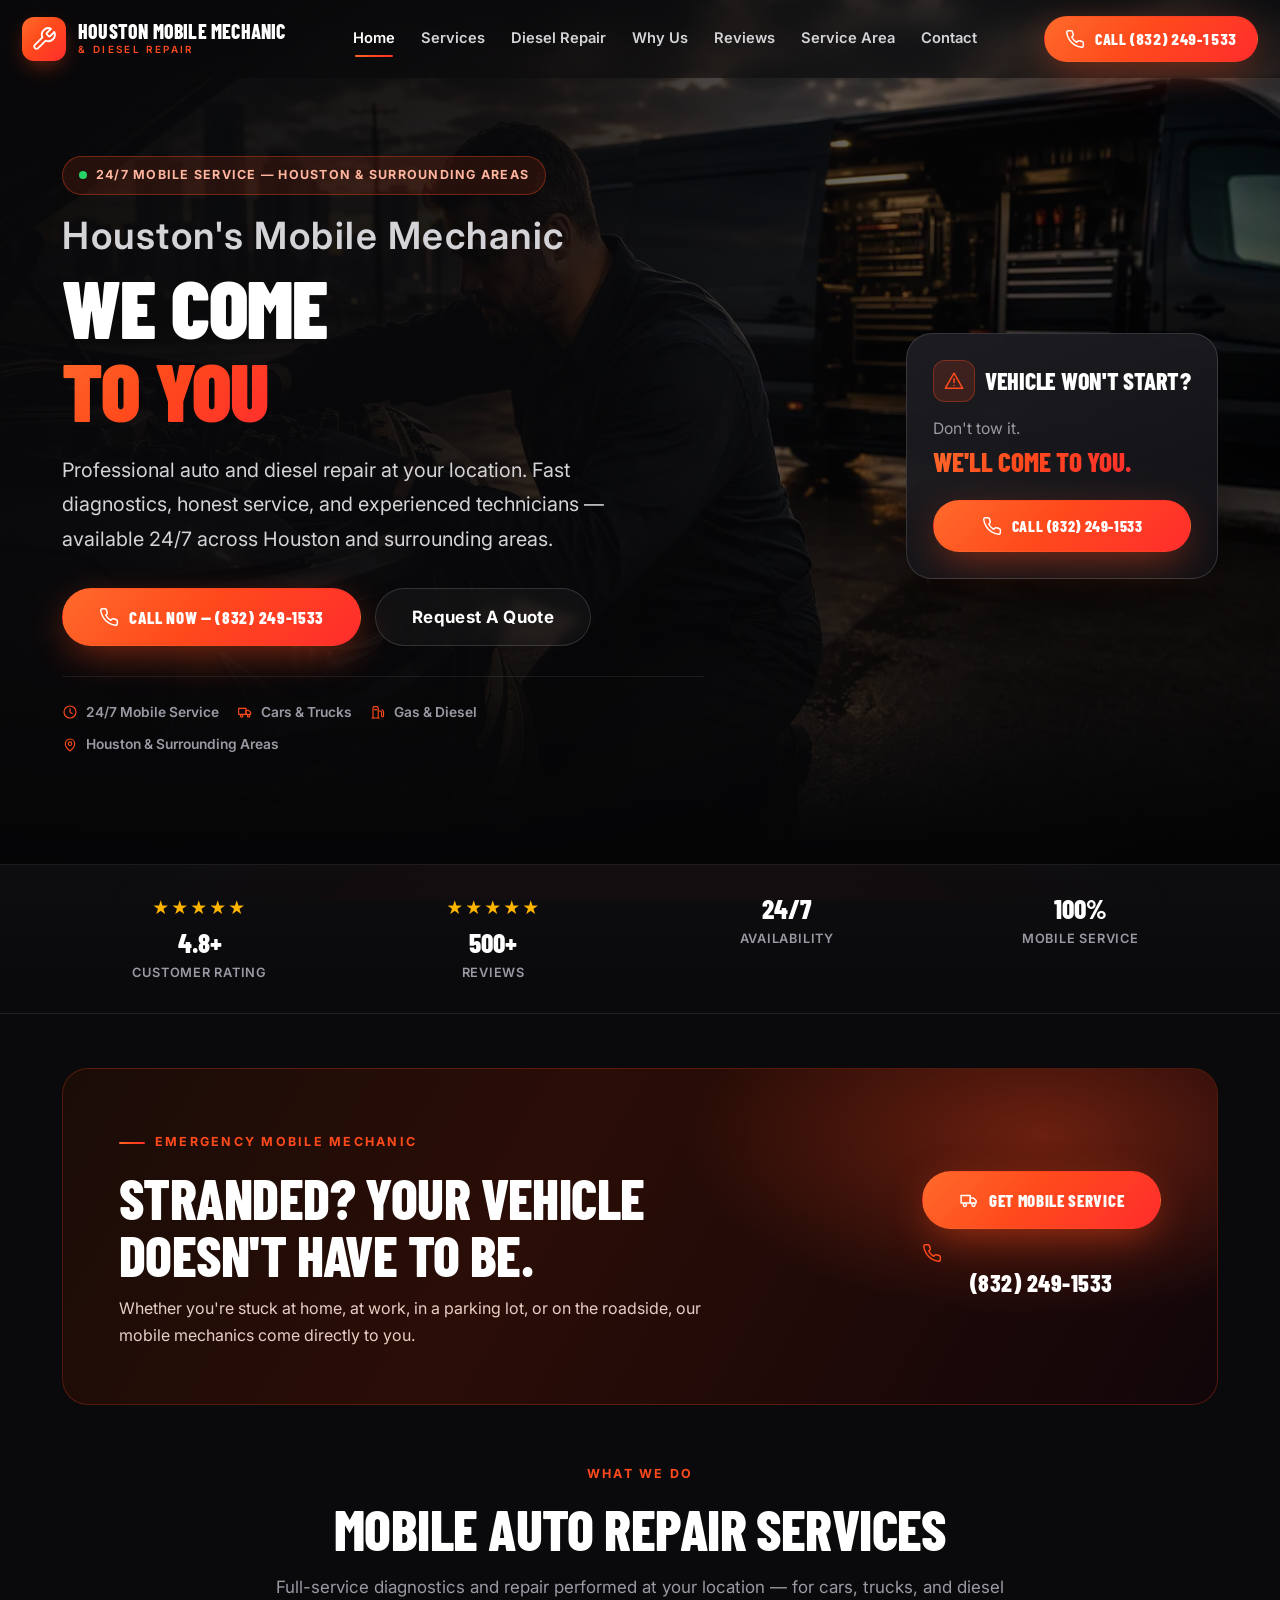
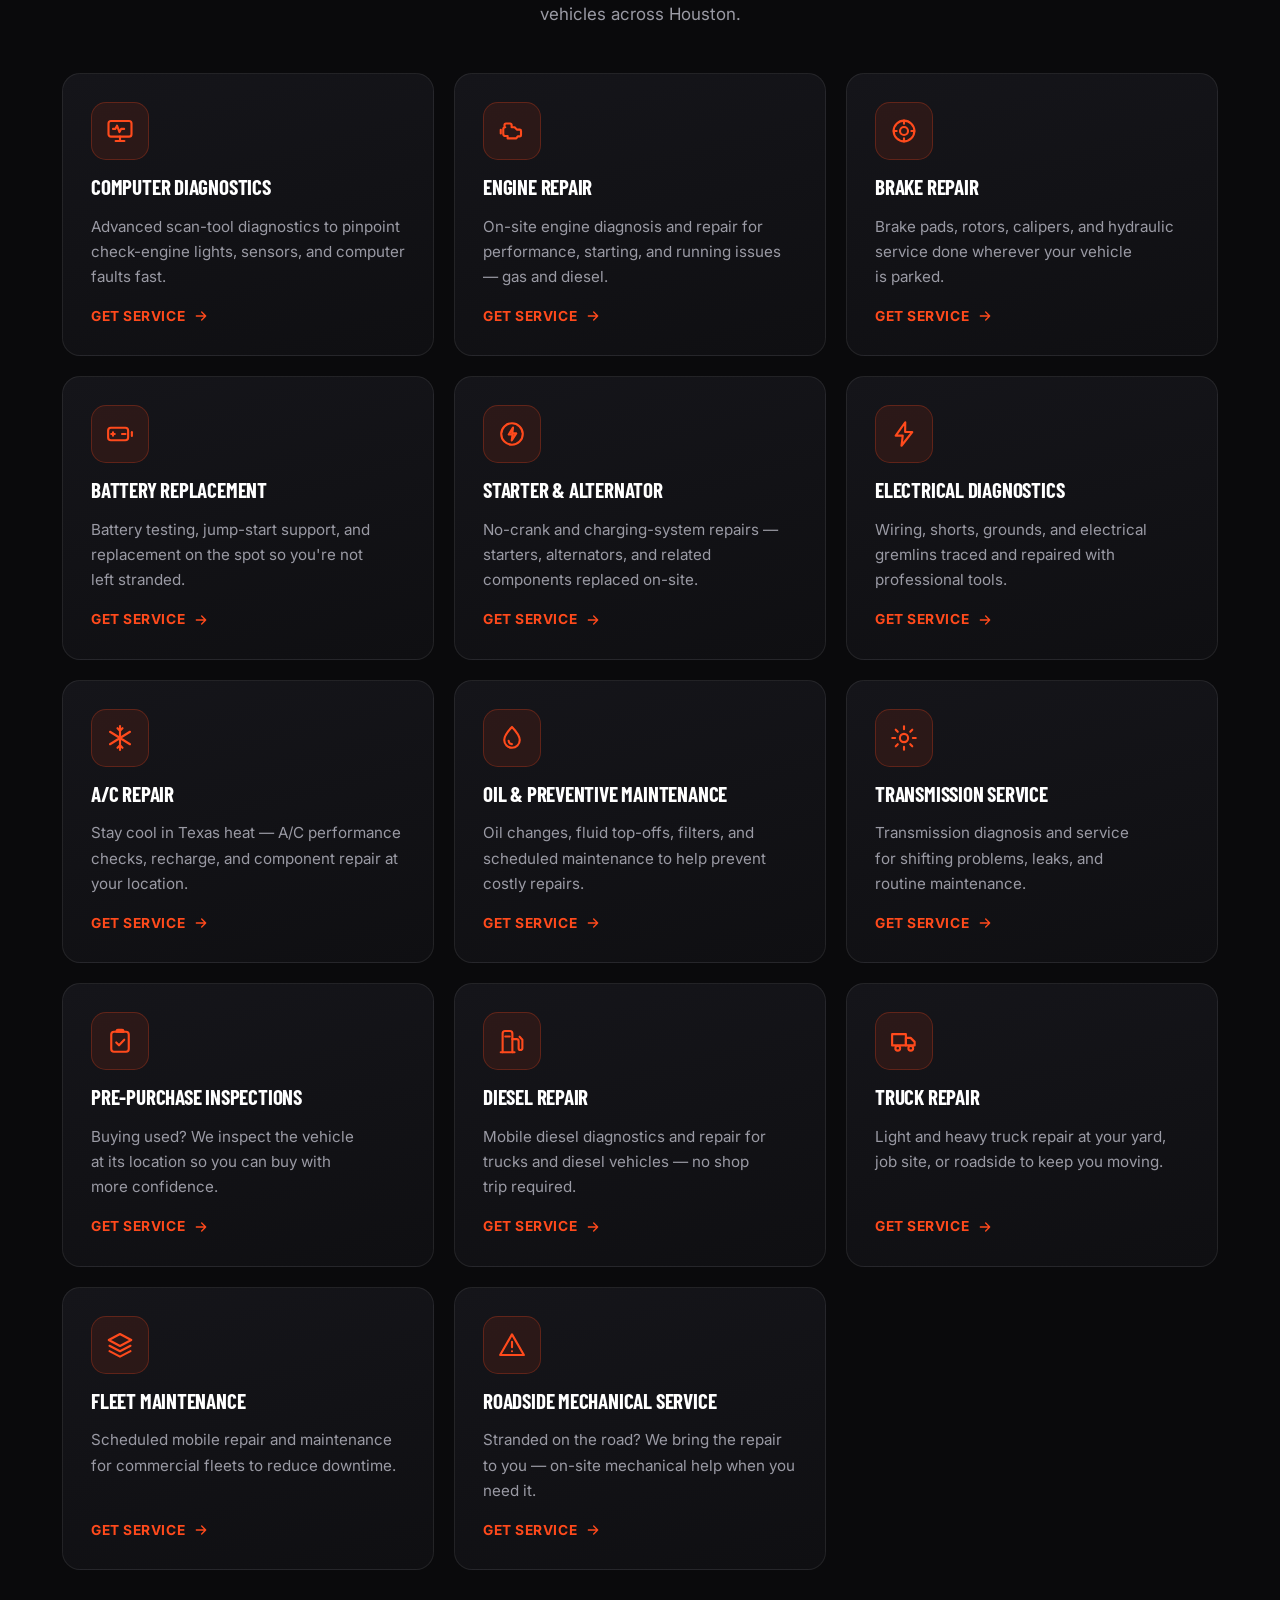
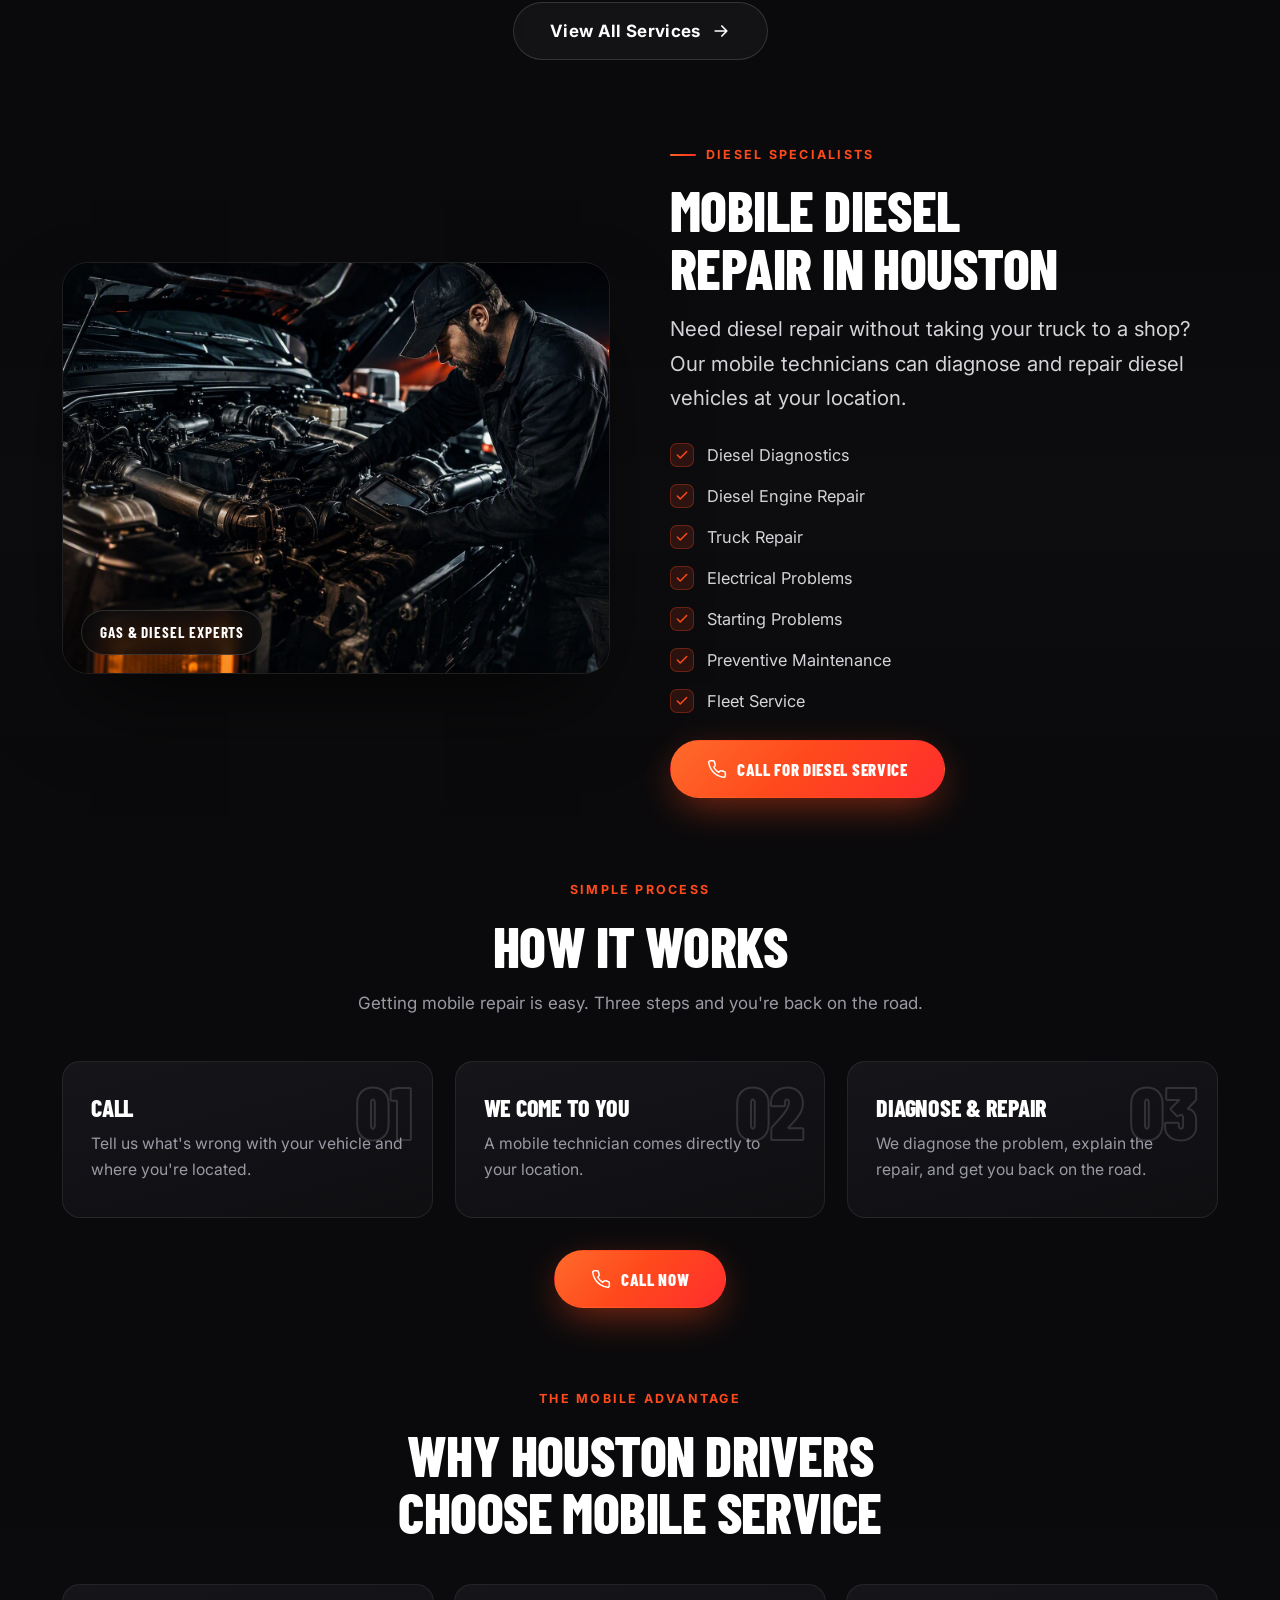
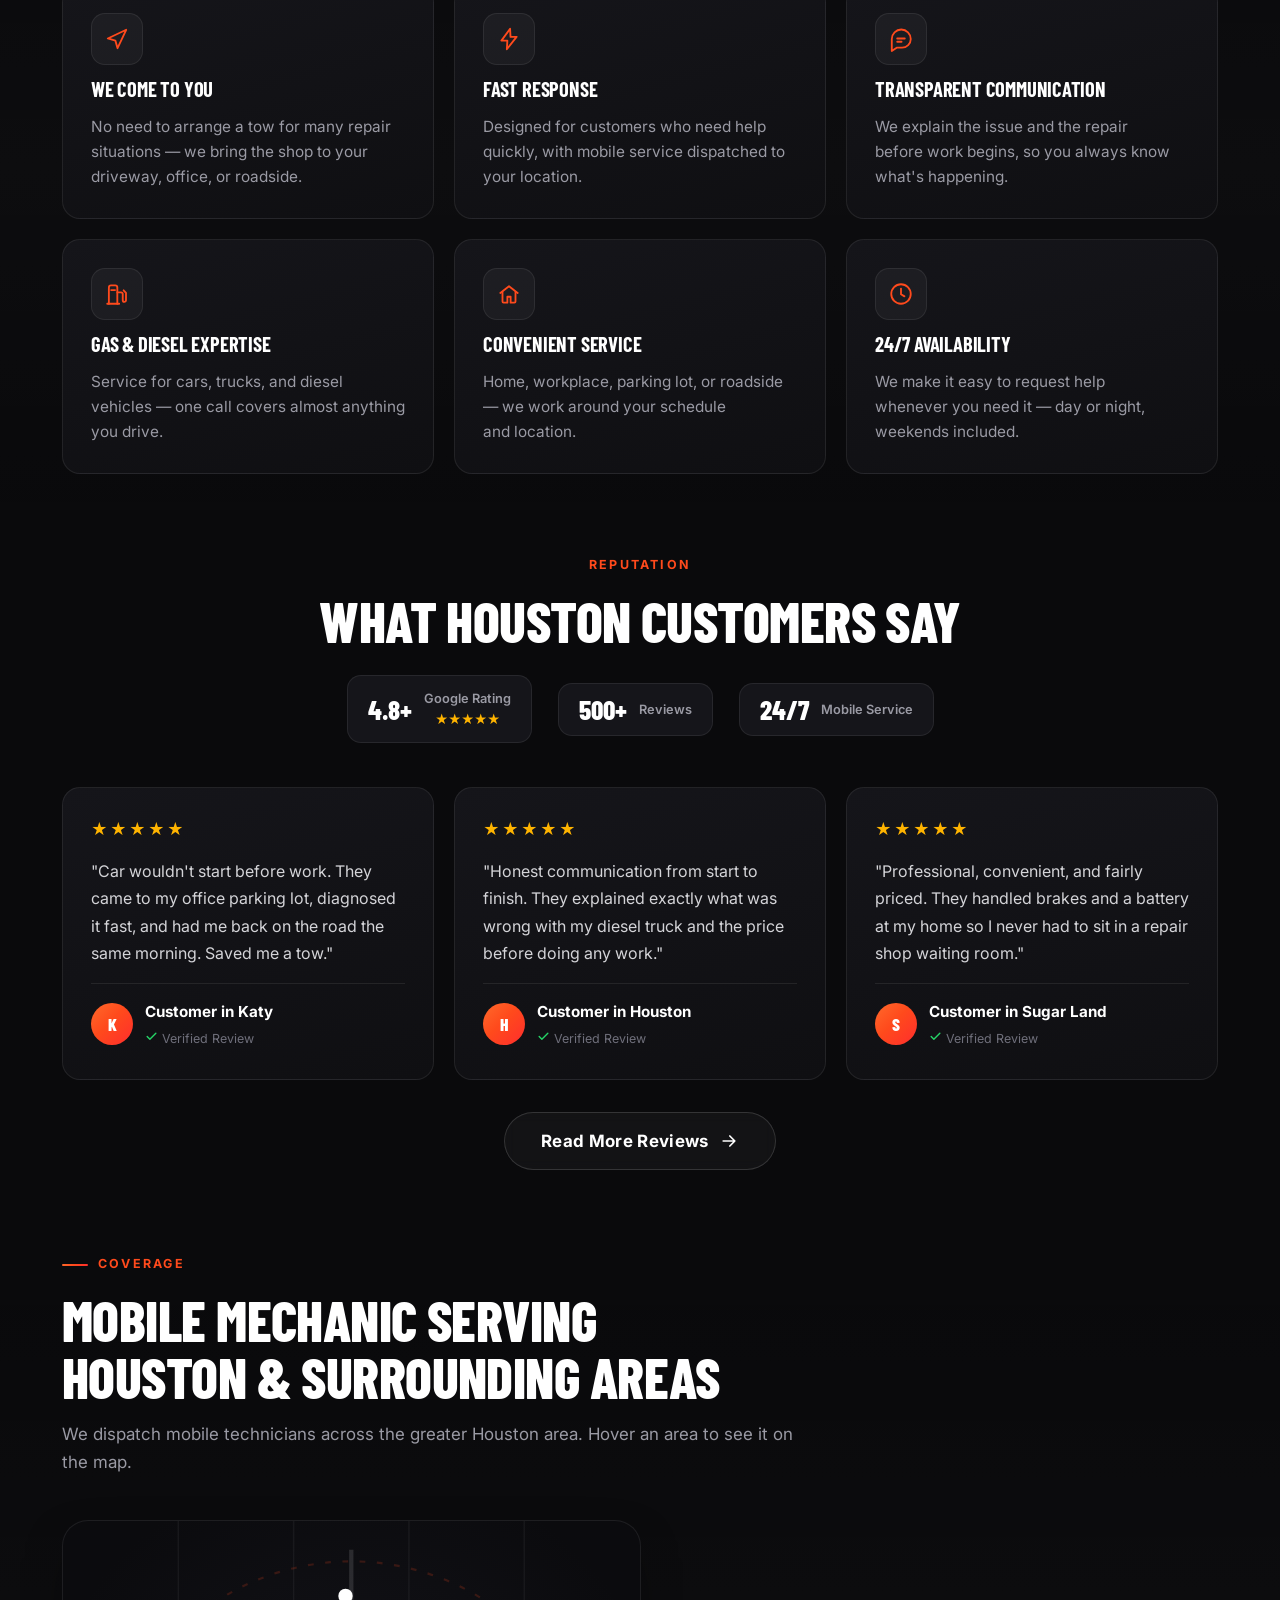
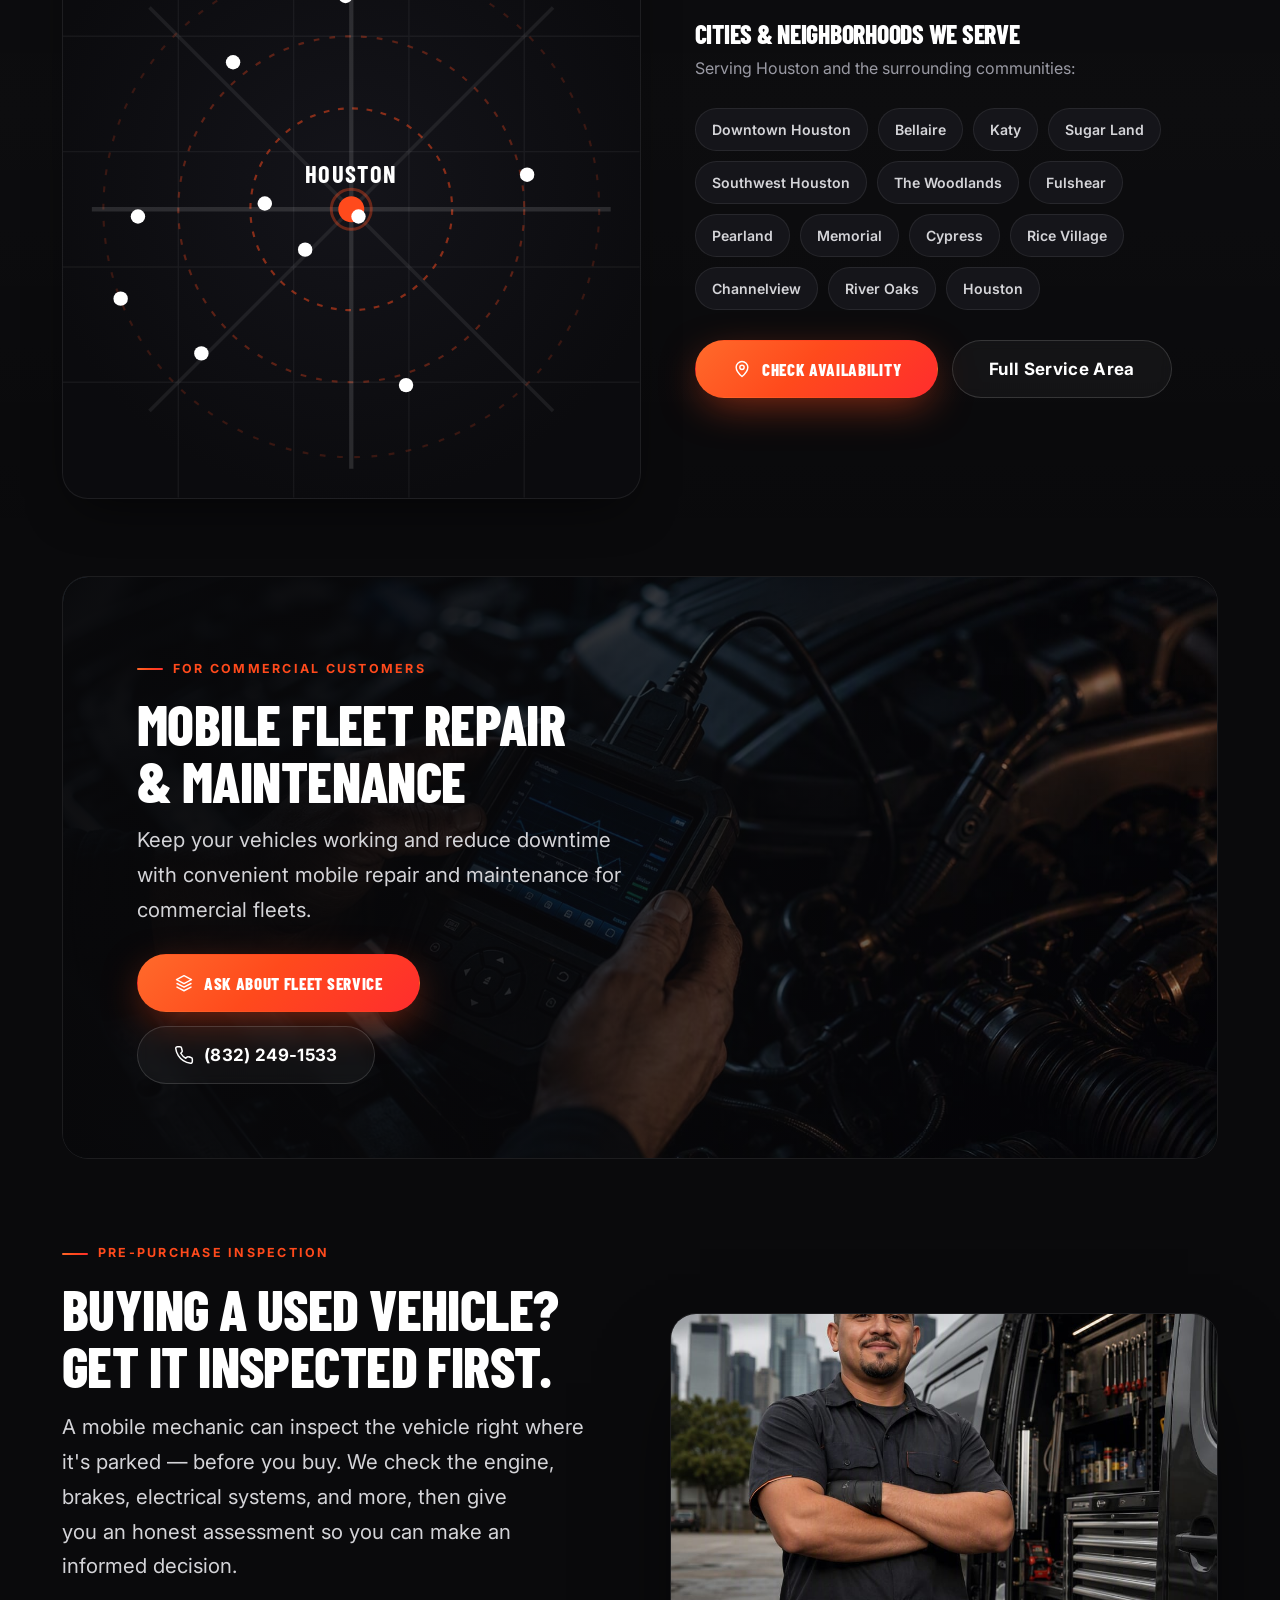
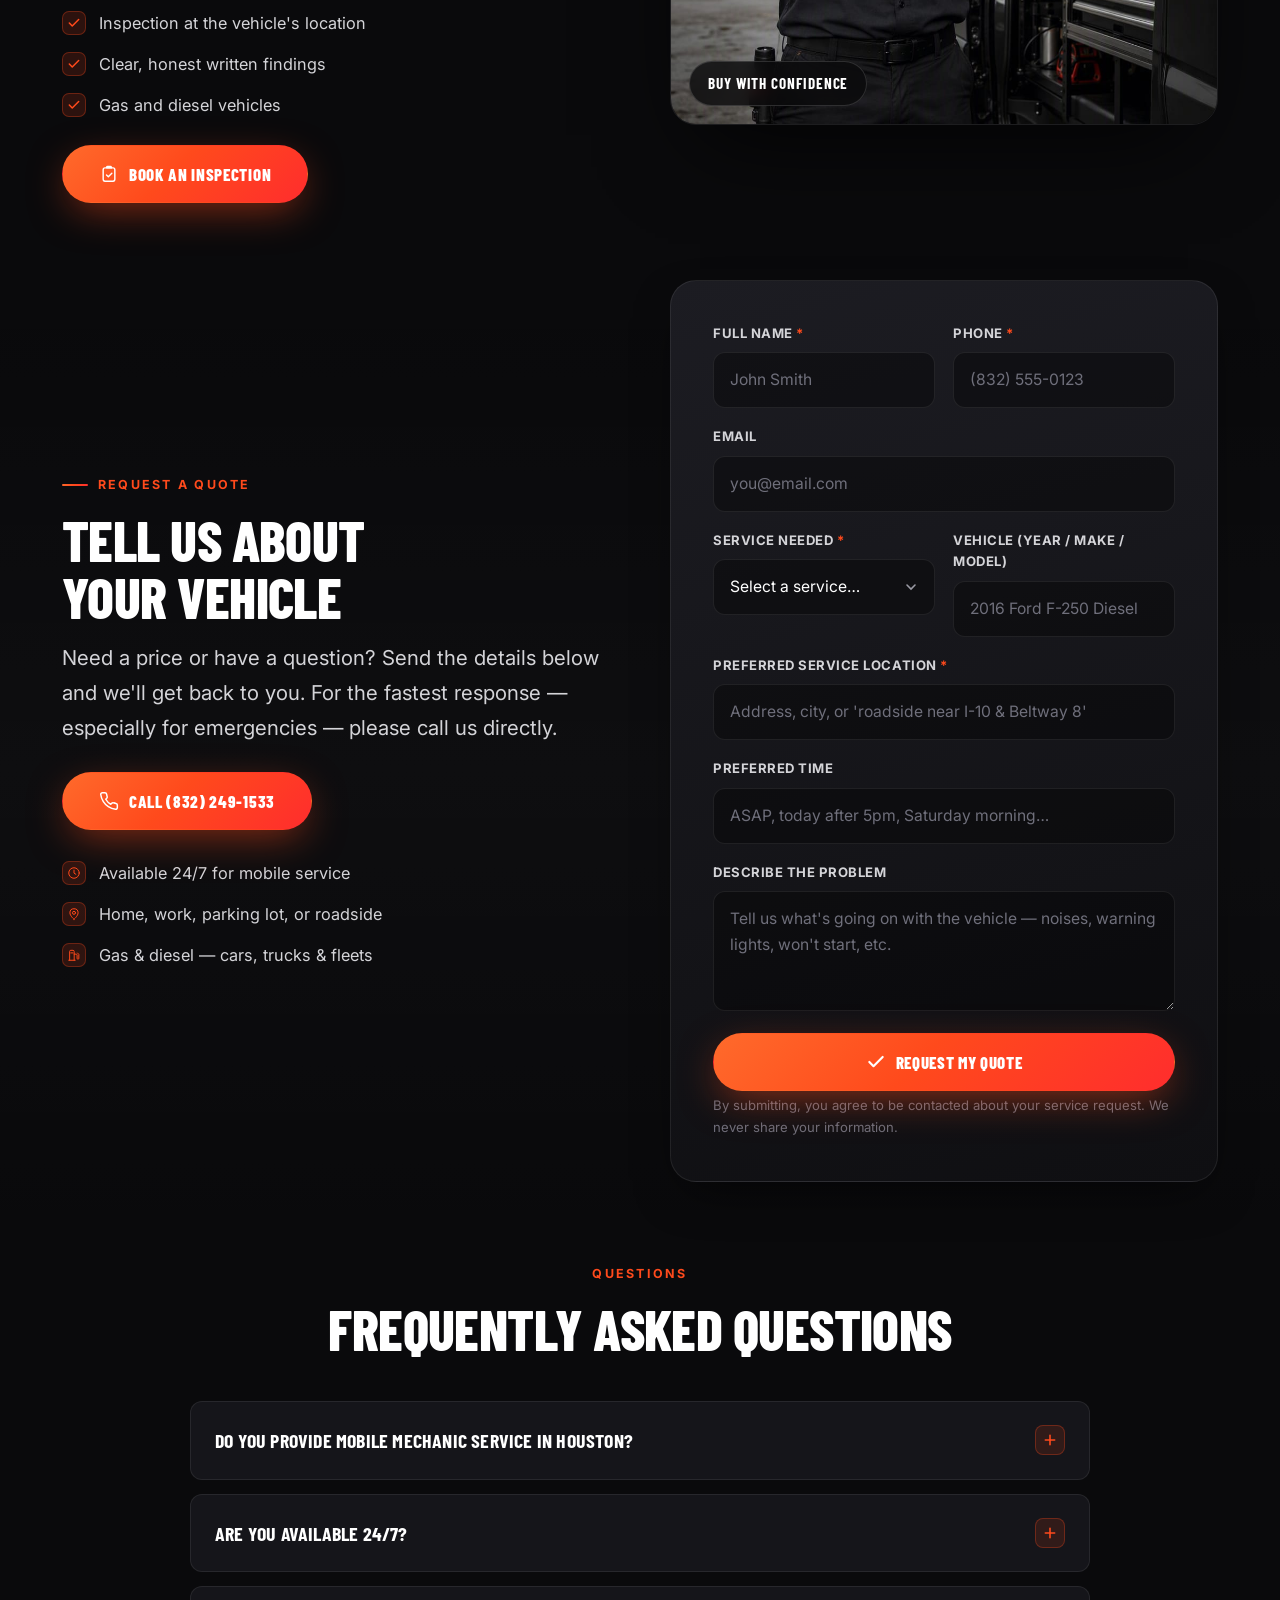
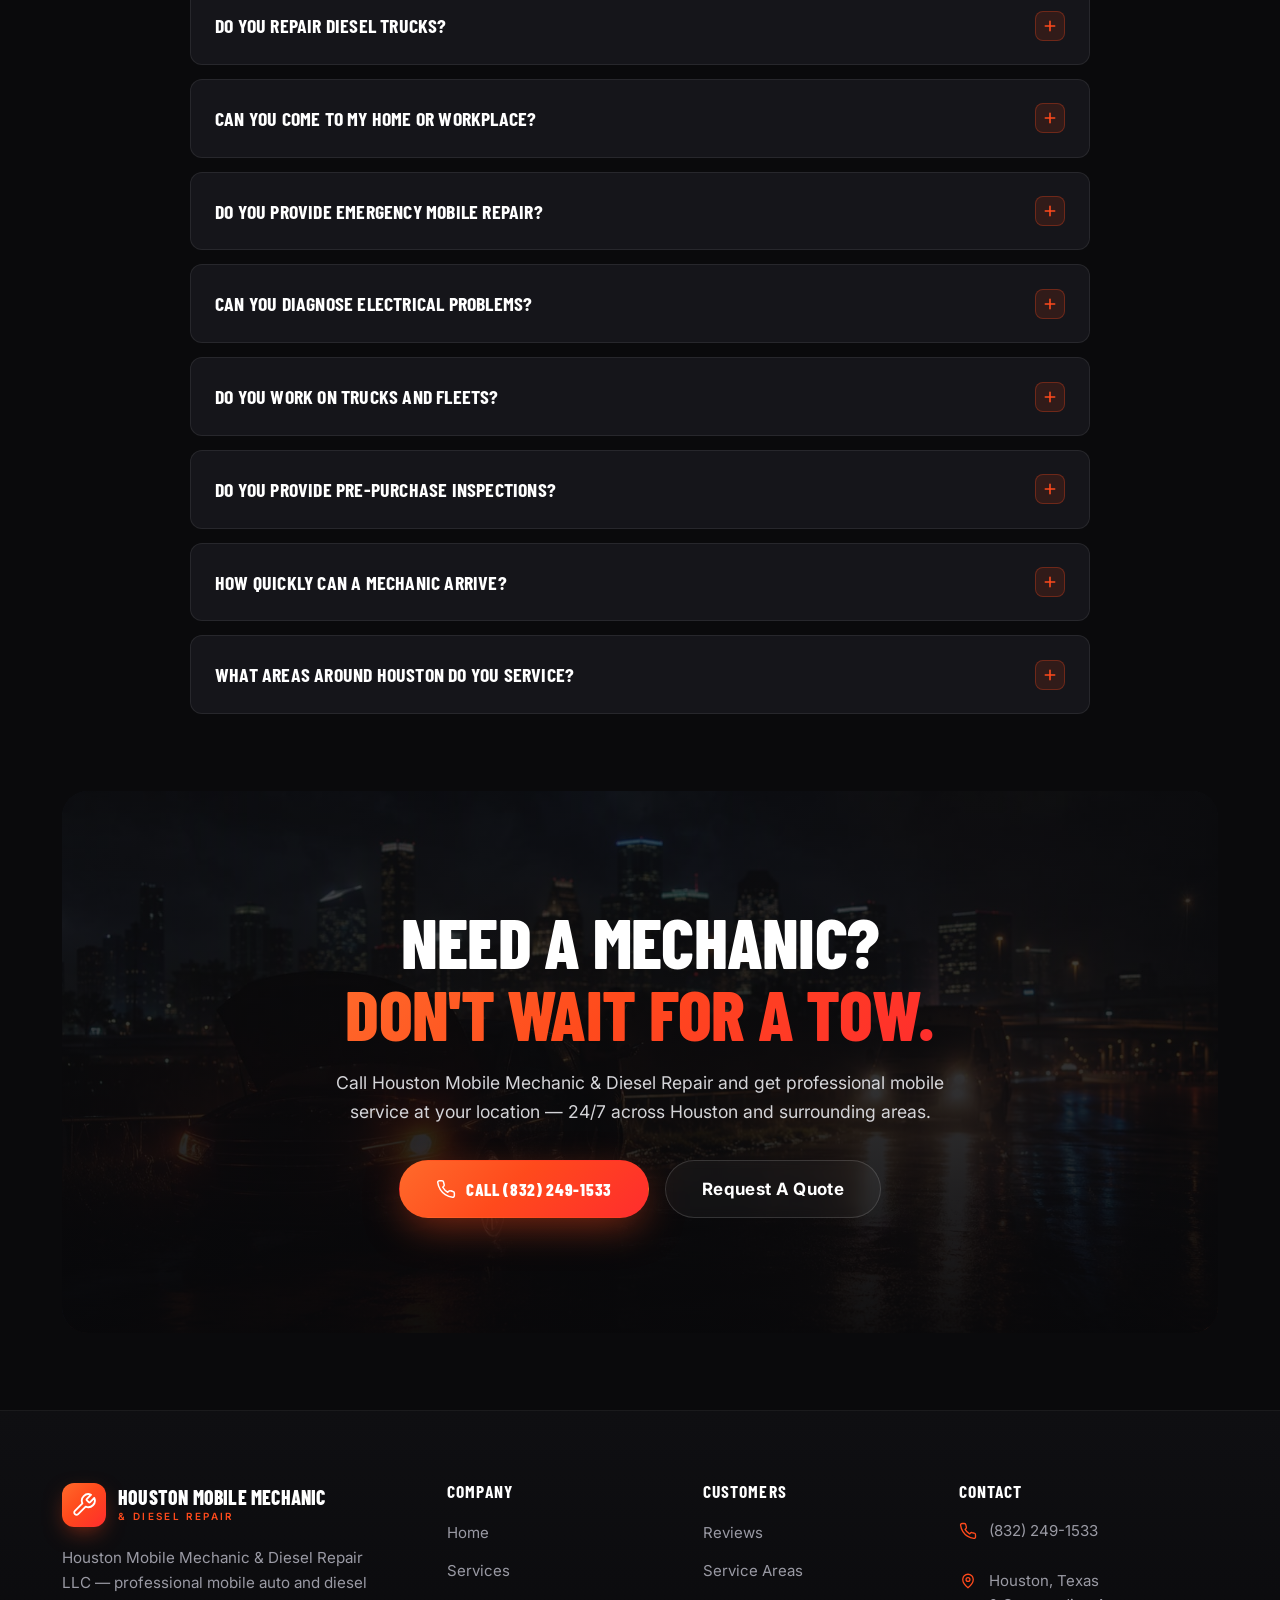
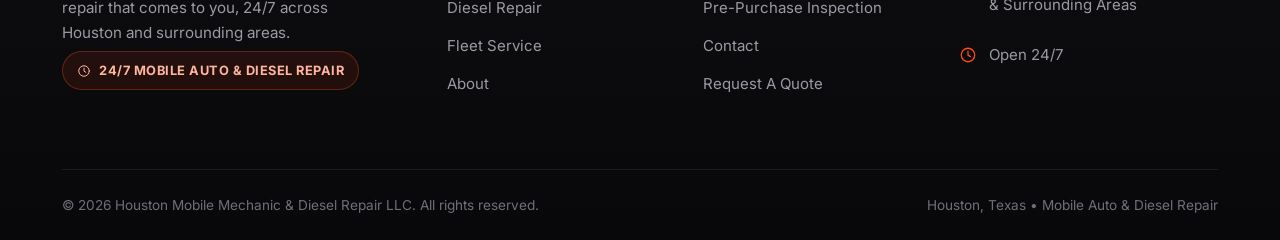
<file: index.html>
<!DOCTYPE html>
<html lang="en">
<head>
<meta charset="UTF-8">
<meta name="viewport" content="width=device-width, initial-scale=1.0">
<script>document.documentElement.classList.add('js');</script>
<title>Mobile Mechanic Houston | 24/7 Mobile Auto & Diesel Repair — Houston Mobile Mechanic</title>
<meta name="description" content="Houston's mobile mechanic — we come to you. 24/7 on-site auto & diesel repair, diagnostics, brakes, batteries, electrical, A/C, trucks & fleets. Call (832) 249-1533.">
<meta name="theme-color" content="#0a0a0c">
<link rel="canonical" href="https://www.houstonmobilemechanic.example/"> <!-- TODO: replace with your live domain -->

<!-- Open Graph -->
<meta property="og:type" content="website">
<meta property="og:site_name" content="Houston Mobile Mechanic & Diesel Repair LLC">
<meta property="og:title" content="Mobile Mechanic Houston | We Come To You — 24/7 Auto & Diesel Repair">
<meta property="og:description" content="Professional mobile auto and diesel repair at your location. Fast diagnostics, honest service, experienced technicians — 24/7 across Houston and surrounding areas.">
<meta property="og:url" content="https://www.houstonmobilemechanic.example/"> <!-- TODO: replace -->
<meta property="og:image" content="assets/img/hero-mechanic.jpg">
<meta property="og:locale" content="en_US">
<!-- Twitter -->
<meta name="twitter:card" content="summary_large_image">
<meta name="twitter:title" content="Mobile Mechanic Houston | 24/7 Auto & Diesel Repair">
<meta name="twitter:description" content="We come to you. On-site auto & diesel repair, diagnostics, brakes, batteries, electrical, A/C, trucks & fleets — 24/7 in Houston.">
<meta name="twitter:image" content="assets/img/hero-mechanic.jpg">

<link rel="preconnect" href="https://fonts.googleapis.com">
<link rel="preconnect" href="https://fonts.gstatic.com" crossorigin>
<link rel="stylesheet" href="assets/css/styles.css">
<link rel="icon" href="data:image/svg+xml,%3Csvg xmlns='http://www.w3.org/2000/svg' viewBox='0 0 24 24'%3E%3Crect width='24' height='24' rx='5' fill='%23ff4a1c'/%3E%3Cpath d='M14.7 6.3a1 1 0 0 0 0 1.4l1.6 1.6a1 1 0 0 0 1.4 0l3.77-3.77a6 6 0 0 1-7.94 7.94l-6.91 6.91a2.12 2.12 0 0 1-3-3l6.91-6.91a6 6 0 0 1 7.94-7.94l-3.76 3.76z' fill='none' stroke='white' stroke-width='1.6' stroke-linejoin='round' transform='scale(0.82) translate(2.5,2.5)'/%3E%3C/svg%3E">

<!-- Structured data: LocalBusiness (AutoRepair) -->
<script type="application/ld+json">
{
  "@context": "https://schema.org",
  "@type": "AutoRepair",
  "name": "Houston Mobile Mechanic & Diesel Repair LLC",
  "description": "24/7 mobile auto and diesel repair. On-site diagnostics, engine, brake, battery, starter, alternator, electrical, A/C, transmission, truck and fleet service across Houston and surrounding areas.",
  "telephone": "+1-832-249-1533",
  "url": "https://www.houstonmobilemechanic.example/",
  "image": "https://www.houstonmobilemechanic.example/assets/img/hero-mechanic.jpg",
  "priceRange": "$$",
  "address": {
    "@type": "PostalAddress",
    "addressLocality": "Houston",
    "addressRegion": "TX",
    "addressCountry": "US"
  },
  "areaServed": [
    {"@type":"City","name":"Houston"},
    {"@type":"City","name":"Bellaire"},
    {"@type":"City","name":"Katy"},
    {"@type":"City","name":"Sugar Land"},
    {"@type":"City","name":"The Woodlands"},
    {"@type":"City","name":"Fulshear"},
    {"@type":"City","name":"Pearland"},
    {"@type":"City","name":"Cypress"},
    {"@type":"City","name":"Channelview"}
  ],
  "openingHoursSpecification": [{
    "@type": "OpeningHoursSpecification",
    "dayOfWeek": ["Monday","Tuesday","Wednesday","Thursday","Friday","Saturday","Sunday"],
    "opens": "00:00",
    "closes": "23:59"
  }],
  "aggregateRating": {
    "@type": "AggregateRating",
    "ratingValue": "4.8",
    "reviewCount": "500"
  },
  "hasOfferCatalog": {
    "@type": "OfferCatalog",
    "name": "Mobile Auto & Diesel Repair Services",
    "itemListElement": [
      {"@type":"Offer","itemOffered":{"@type":"Service","name":"Computer Diagnostics"}},
      {"@type":"Offer","itemOffered":{"@type":"Service","name":"Engine Repair"}},
      {"@type":"Offer","itemOffered":{"@type":"Service","name":"Brake Repair"}},
      {"@type":"Offer","itemOffered":{"@type":"Service","name":"Battery Replacement"}},
      {"@type":"Offer","itemOffered":{"@type":"Service","name":"Starter & Alternator Repair"}},
      {"@type":"Offer","itemOffered":{"@type":"Service","name":"Electrical Diagnostics"}},
      {"@type":"Offer","itemOffered":{"@type":"Service","name":"A/C Repair"}},
      {"@type":"Offer","itemOffered":{"@type":"Service","name":"Oil & Preventive Maintenance"}},
      {"@type":"Offer","itemOffered":{"@type":"Service","name":"Transmission Service"}},
      {"@type":"Offer","itemOffered":{"@type":"Service","name":"Pre-Purchase Vehicle Inspections"}},
      {"@type":"Offer","itemOffered":{"@type":"Service","name":"Diesel Repair"}},
      {"@type":"Offer","itemOffered":{"@type":"Service","name":"Truck Repair"}},
      {"@type":"Offer","itemOffered":{"@type":"Service","name":"Fleet Maintenance"}},
      {"@type":"Offer","itemOffered":{"@type":"Service","name":"Roadside Mechanical Service"}}
    ]
  }
}
</script>
<!-- Structured data: FAQ -->
<script type="application/ld+json">
{
  "@context": "https://schema.org",
  "@type": "FAQPage",
  "mainEntity": [
    {"@type":"Question","name":"Do you provide mobile mechanic service in Houston?","acceptedAnswer":{"@type":"Answer","text":"Yes. We are a Houston-based mobile mechanic service. Our technicians come to your home, workplace, parking lot, or roadside to diagnose and repair cars, trucks, and diesel vehicles."}},
    {"@type":"Question","name":"Are you available 24/7?","acceptedAnswer":{"@type":"Answer","text":"Yes. We offer 24/7 mobile service so you can request help whenever you need it, including nights and weekends."}},
    {"@type":"Question","name":"Do you repair diesel trucks?","acceptedAnswer":{"@type":"Answer","text":"Yes. We provide mobile diesel repair including diagnostics, engine repair, electrical and starting problems, preventive maintenance, and fleet service — performed at your location."}},
    {"@type":"Question","name":"Can you come to my home or workplace?","acceptedAnswer":{"@type":"Answer","text":"Yes. We service vehicles wherever they are located — your home, office, a parking lot, or the roadside."}},
    {"@type":"Question","name":"Do you provide emergency mobile repair?","acceptedAnswer":{"@type":"Answer","text":"Yes. If your vehicle won't start or you're stranded, call us. In many situations we can come to you instead of arranging a tow."}},
    {"@type":"Question","name":"Can you diagnose electrical problems?","acceptedAnswer":{"@type":"Answer","text":"Yes. We perform electrical diagnostics for starting, charging, wiring, and computer-related issues on both gas and diesel vehicles."}},
    {"@type":"Question","name":"Do you work on trucks and fleets?","acceptedAnswer":{"@type":"Answer","text":"Yes. We service trucks and offer mobile fleet repair and maintenance to help reduce downtime for commercial vehicles."}},
    {"@type":"Question","name":"Do you provide pre-purchase inspections?","acceptedAnswer":{"@type":"Answer","text":"Yes. Before you buy a used vehicle, a mobile technician can inspect it at its location so you can purchase with more confidence."}},
    {"@type":"Question","name":"How quickly can a mechanic arrive?","acceptedAnswer":{"@type":"Answer","text":"Response times vary based on your location, current demand, and the type of service. Call (832) 249-1533 and we'll give you the most accurate estimate for when a technician can reach you."}},
    {"@type":"Question","name":"What areas around Houston do you service?","acceptedAnswer":{"@type":"Answer","text":"We serve Houston and surrounding areas including Downtown Houston, Bellaire, Katy, Sugar Land, Southwest Houston, The Woodlands, Fulshear, Pearland, Memorial, Cypress, Rice Village, Channelview, and River Oaks."}}
  ]
}
</script>
</head>
<body>

<a class="skip-link" href="#main">Skip to main content</a>

<!-- ================= ICON SPRITE ================= -->
<svg width="0" height="0" style="position:absolute" aria-hidden="true" focusable="false">
  <defs>
    <symbol id="i-wrench" viewBox="0 0 24 24" fill="none" stroke="currentColor" stroke-width="1.7" stroke-linecap="round" stroke-linejoin="round"><path d="M14.7 6.3a1 1 0 0 0 0 1.4l1.6 1.6a1 1 0 0 0 1.4 0l3.77-3.77a6 6 0 0 1-7.94 7.94l-6.91 6.91a2.12 2.12 0 0 1-3-3l6.91-6.91a6 6 0 0 1 7.94-7.94l-3.76 3.76z"/></symbol>
    <symbol id="i-truck" viewBox="0 0 24 24" fill="none" stroke="currentColor" stroke-width="1.7" stroke-linecap="round" stroke-linejoin="round"><path d="M2.5 6.5h11v9h-11z"/><path d="M13.5 9.5h3.8l3.2 3.2v2.8h-7z"/><circle cx="7" cy="17.8" r="1.9"/><circle cx="17.4" cy="17.8" r="1.9"/></symbol>
    <symbol id="i-phone" viewBox="0 0 24 24" fill="none" stroke="currentColor" stroke-width="1.8" stroke-linecap="round" stroke-linejoin="round"><path d="M22 16.9v3a2 2 0 0 1-2.2 2 19.8 19.8 0 0 1-8.6-3.1 19.5 19.5 0 0 1-6-6A19.8 19.8 0 0 1 2.1 4.2 2 2 0 0 1 4.1 2h3a2 2 0 0 1 2 1.7c.1 1 .4 1.9.7 2.8a2 2 0 0 1-.5 2.1L8.1 9.9a16 16 0 0 0 6 6l1.3-1.3a2 2 0 0 1 2.1-.4c.9.3 1.8.6 2.8.7a2 2 0 0 1 1.7 2z"/></symbol>
    <symbol id="i-star" viewBox="0 0 24 24" fill="currentColor"><path d="M12 2.2l2.9 6.1 6.6.8-4.9 4.6 1.3 6.6L12 17.9 6.1 20.9l1.3-6.6L2.5 9.1l6.6-.8z"/></symbol>
    <symbol id="i-check" viewBox="0 0 24 24" fill="none" stroke="currentColor" stroke-width="2.6" stroke-linecap="round" stroke-linejoin="round"><path d="M20 6L9 17l-5-5"/></symbol>
    <symbol id="i-arrow" viewBox="0 0 24 24" fill="none" stroke="currentColor" stroke-width="2" stroke-linecap="round" stroke-linejoin="round"><path d="M5 12h14M13 6l6 6-6 6"/></symbol>
    <symbol id="i-pin" viewBox="0 0 24 24" fill="none" stroke="currentColor" stroke-width="1.7" stroke-linecap="round" stroke-linejoin="round"><path d="M12 21s-7-5.6-7-11a7 7 0 0 1 14 0c0 5.4-7 11-7 11z"/><circle cx="12" cy="10" r="2.6"/></symbol>
    <symbol id="i-clock" viewBox="0 0 24 24" fill="none" stroke="currentColor" stroke-width="1.7" stroke-linecap="round" stroke-linejoin="round"><circle cx="12" cy="12" r="9"/><path d="M12 7v5.2l3.2 2"/></symbol>
    <symbol id="i-mail" viewBox="0 0 24 24" fill="none" stroke="currentColor" stroke-width="1.7" stroke-linecap="round" stroke-linejoin="round"><rect x="2.5" y="5" width="19" height="14" rx="2.5"/><path d="M3.5 7l8.5 6 8.5-6"/></symbol>
    <symbol id="i-bolt" viewBox="0 0 24 24" fill="none" stroke="currentColor" stroke-width="1.7" stroke-linecap="round" stroke-linejoin="round"><path d="M13 2.5L5 13.5h5.5L10 21.5 19 10h-5.6z"/></symbol>
    <symbol id="i-chat" viewBox="0 0 24 24" fill="none" stroke="currentColor" stroke-width="1.7" stroke-linecap="round" stroke-linejoin="round"><path d="M21 12a8 8 0 0 1-8 8H8l-4.5 3V12a8 8 0 1 1 17.5 0z"/><path d="M8.5 11.5h7M8.5 14.5h4"/></symbol>
    <symbol id="i-shield" viewBox="0 0 24 24" fill="none" stroke="currentColor" stroke-width="1.7" stroke-linecap="round" stroke-linejoin="round"><path d="M12 3l7.5 3v5.5c0 4.6-3.1 8-7.5 9.5-4.4-1.5-7.5-4.9-7.5-9.5V6z"/><path d="M9 12l2.2 2.2L15.5 10"/></symbol>
    <symbol id="i-home" viewBox="0 0 24 24" fill="none" stroke="currentColor" stroke-width="1.7" stroke-linecap="round" stroke-linejoin="round"><path d="M4 11l8-6.2 8 6.2"/><path d="M6 10v9a1 1 0 0 0 1 1h3.5v-5.5h3V20H17a1 1 0 0 0 1-1v-9"/></symbol>
    <symbol id="i-nav" viewBox="0 0 24 24" fill="none" stroke="currentColor" stroke-width="1.7" stroke-linecap="round" stroke-linejoin="round"><path d="M3.5 11.5L20.5 3.5l-8 17-2-7z"/></symbol>
    <symbol id="i-plus" viewBox="0 0 24 24" fill="none" stroke="currentColor" stroke-width="2.4" stroke-linecap="round"><path d="M12 5v14M5 12h14"/></symbol>
    <symbol id="i-quote" viewBox="0 0 24 24" fill="currentColor"><path d="M9.5 6C6.5 7.4 5 10 5 13.2V18h5.6v-5.6H8.2c0-2 .9-3.4 2.7-4.3zm9 0c-3 1.4-4.5 4-4.5 7.2V18h5.6v-5.6h-2.4c0-2 .9-3.4 2.7-4.3z"/></symbol>
    <!-- service icons -->
    <symbol id="i-diag" viewBox="0 0 24 24" fill="none" stroke="currentColor" stroke-width="1.7" stroke-linecap="round" stroke-linejoin="round"><rect x="2.8" y="4" width="18.4" height="12.5" rx="2"/><path d="M8.5 20h7M12 16.5V20"/><path d="M6.4 10.3h1.9l1.3-2.6 2 5.2 1.3-2.6h2.4"/></symbol>
    <symbol id="i-engine" viewBox="0 0 24 24" fill="none" stroke="currentColor" stroke-width="1.7" stroke-linecap="round" stroke-linejoin="round"><path d="M6 9V7.2A1.2 1.2 0 0 1 7.2 6h3.3a1.2 1.2 0 0 1 1.2 1.2V9h2.4l1.8 1.9h2.3a1 1 0 0 1 1 1v3.4a1 1 0 0 1-1 1h-1.6l-1.2 1.6H8.5V16H6.6A1.6 1.6 0 0 1 5 14.4v-3.8A1.6 1.6 0 0 1 6.6 9z"/><path d="M3 11v3"/></symbol>
    <symbol id="i-brake" viewBox="0 0 24 24" fill="none" stroke="currentColor" stroke-width="1.7" stroke-linecap="round" stroke-linejoin="round"><circle cx="12" cy="12" r="8.3"/><circle cx="12" cy="12" r="3.2"/><path d="M12 3.7v2.4M12 17.9v2.4M3.7 12h2.4M17.9 12h2.4"/></symbol>
    <symbol id="i-battery" viewBox="0 0 24 24" fill="none" stroke="currentColor" stroke-width="1.7" stroke-linecap="round" stroke-linejoin="round"><rect x="2.5" y="7" width="16" height="10" rx="2.2"/><path d="M21.5 10.5v3"/><path d="M6.4 10.6v2.8M5 12h2.8M13.6 12h2.8"/></symbol>
    <symbol id="i-alt" viewBox="0 0 24 24" fill="none" stroke="currentColor" stroke-width="1.7" stroke-linecap="round" stroke-linejoin="round"><circle cx="12" cy="12" r="8.6"/><path d="M12.8 6.8L9.4 12.4h3.1l-.7 4.8 3.6-5.7h-3.2z"/></symbol>
    <symbol id="i-elec" viewBox="0 0 24 24" fill="none" stroke="currentColor" stroke-width="1.7" stroke-linecap="round" stroke-linejoin="round"><path d="M13 2.6L5.4 13.3H11l-1 8.1 8.6-11H12.9z"/></symbol>
    <symbol id="i-snow" viewBox="0 0 24 24" fill="none" stroke="currentColor" stroke-width="1.7" stroke-linecap="round" stroke-linejoin="round"><path d="M12 2.5v19M4 7l16 10M20 7L4 17"/><path d="M12 6.2l2-2M12 6.2l-2-2M12 17.8l2 2M12 17.8l-2 2"/></symbol>
    <symbol id="i-oil" viewBox="0 0 24 24" fill="none" stroke="currentColor" stroke-width="1.7" stroke-linecap="round" stroke-linejoin="round"><path d="M12 3.2s6.2 6.5 6.2 10.4A6.2 6.2 0 0 1 5.8 13.6C5.8 9.7 12 3.2 12 3.2z"/><path d="M9.3 14.2a2.8 2.8 0 0 0 2.6 2.7"/></symbol>
    <symbol id="i-gear" viewBox="0 0 24 24" fill="none" stroke="currentColor" stroke-width="1.7" stroke-linecap="round" stroke-linejoin="round"><circle cx="12" cy="12" r="3.3"/><path d="M12 2.6v2.3M12 19.1v2.3M21.4 12h-2.3M4.9 12H2.6M18.6 5.4L17 7M7 17l-1.6 1.6M18.6 18.6L17 17M7 7L5.4 5.4"/></symbol>
    <symbol id="i-clipboard" viewBox="0 0 24 24" fill="none" stroke="currentColor" stroke-width="1.7" stroke-linecap="round" stroke-linejoin="round"><rect x="5" y="4.6" width="14" height="16" rx="2.2"/><path d="M9.2 4.6V3.9A1.1 1.1 0 0 1 10.3 3h3.4a1.1 1.1 0 0 1 1.1 1v.7z"/><path d="M9 13.2l2.2 2.2L15.4 11"/></symbol>
    <symbol id="i-fuel" viewBox="0 0 24 24" fill="none" stroke="currentColor" stroke-width="1.7" stroke-linecap="round" stroke-linejoin="round"><path d="M4.5 21V6a2 2 0 0 1 2-2h3.8a2 2 0 0 1 2 2v15"/><path d="M3 21h11"/><path d="M6.6 8.4h3.6"/><path d="M12.3 10.5h3.4a1.6 1.6 0 0 1 1.6 1.6v5.6a1.5 1.5 0 0 0 3 0V11l-2.2-2.4"/></symbol>
    <symbol id="i-layers" viewBox="0 0 24 24" fill="none" stroke="currentColor" stroke-width="1.7" stroke-linecap="round" stroke-linejoin="round"><path d="M12 3.2l9 4.8-9 4.8-9-4.8z"/><path d="M3.6 12.6L12 17l8.4-4.4"/><path d="M3.6 16.9L12 21.3l8.4-4.4"/></symbol>
    <symbol id="i-warn" viewBox="0 0 24 24" fill="none" stroke="currentColor" stroke-width="1.7" stroke-linecap="round" stroke-linejoin="round"><path d="M12 3.5L21.5 20H2.5z"/><path d="M12 9.5v4.2M12 17h.01"/></symbol>
  </defs>
</svg>

<!-- ================= HEADER ================= -->
<header class="header" id="header">
  <div class="container">
    <a href="index.html" class="logo" aria-label="Houston Mobile Mechanic & Diesel Repair — home">
      <span class="logo-mark"><svg><use href="#i-wrench"/></svg></span>
      <span class="logo-text">
        <span class="lt-1">Houston Mobile Mechanic</span>
        <span class="lt-2">&amp; Diesel Repair</span>
      </span>
    </a>

    <nav class="nav" aria-label="Primary navigation">
      <a href="index.html" class="active" aria-current="page">Home</a>
      <a href="services.html">Services</a>
      <a href="diesel-repair.html">Diesel Repair</a>
      <a href="#why">Why Us</a>
      <a href="reviews.html">Reviews</a>
      <a href="service-areas.html">Service Area</a>
      <a href="contact.html">Contact</a>
    </nav>

    <div class="header-cta">
      <div class="header-emergency">
        <span class="he-1"><span class="pulse-dot" aria-hidden="true"></span> 24/7 Emergency Service</span>
        <a href="tel:+18322491533" class="he-2">(832) 249-1533</a>
      </div>
      <a href="tel:+18322491533" class="btn btn-primary btn-call">
        <svg><use href="#i-phone"/></svg>
        <span class="btn-label-long">Call <span class="phone-num">(832) 249-1533</span></span>
        <span class="btn-label-short">Call Now</span>
      </a>
      <button class="hamburger" id="hamburger" aria-label="Open menu" aria-expanded="false" aria-controls="mobile-nav">
        <span></span><span></span><span></span>
      </button>
    </div>
  </div>
</header>

<!-- Mobile nav -->
<nav class="mobile-nav" id="mobile-nav" aria-label="Mobile navigation">
  <a class="mn-link" href="index.html">Home <svg><use href="#i-arrow"/></svg></a>
  <a class="mn-link" href="services.html">Services <svg><use href="#i-arrow"/></svg></a>
  <a class="mn-link" href="diesel-repair.html">Diesel Repair <svg><use href="#i-arrow"/></svg></a>
  <a class="mn-link" href="fleet-repair.html">Fleet Repair <svg><use href="#i-arrow"/></svg></a>
  <a class="mn-link" href="pre-purchase-inspection.html">Inspections <svg><use href="#i-arrow"/></svg></a>
  <a class="mn-link" href="reviews.html">Reviews <svg><use href="#i-arrow"/></svg></a>
  <a class="mn-link" href="service-areas.html">Service Area <svg><use href="#i-arrow"/></svg></a>
  <a class="mn-link" href="about.html">About <svg><use href="#i-arrow"/></svg></a>
  <a class="mn-link" href="contact.html">Contact <svg><use href="#i-arrow"/></svg></a>
  <div class="mn-cta">
    <a href="tel:+18322491533" class="btn btn-primary btn-call btn-lg"><svg><use href="#i-phone"/></svg> Call (832) 249-1533</a>
    <a href="#quote" class="btn btn-secondary btn-lg">Request A Quote</a>
  </div>
</nav>

<main id="main">

  <!-- ================= HERO ================= -->
  <section class="hero">
    <div class="hero-bg">
      <img src="assets/img/hero-mechanic.jpg" alt="Mobile mechanic servicing a vehicle on-site in Houston" width="1600" height="914" fetchpriority="high" decoding="async"
           srcset="assets/img/hero-mechanic.webp 1600w" >
    </div>
    <div class="hero-vignette" aria-hidden="true"></div>
    <div class="container">
      <div class="hero-inner">
        <div class="hero-content">
          <span class="hero-badge"><span class="pulse-dot" aria-hidden="true"></span> 24/7 Mobile Service — Houston &amp; Surrounding Areas</span>
          <h1><span class="thin">Houston's Mobile Mechanic</span>We Come<br><span class="grad-text">To You</span></h1>
          <p class="hero-sub">Professional auto and diesel repair at your location. Fast diagnostics, honest service, and experienced technicians — available 24/7 across Houston and surrounding areas.</p>
          <div class="hero-ctas">
            <a href="tel:+18322491533" class="btn btn-primary btn-call btn-lg"><svg><use href="#i-phone"/></svg> Call Now — (832) 249-1533</a>
            <a href="#quote" class="btn btn-secondary btn-lg">Request A Quote</a>
          </div>
          <div class="hero-trust">
            <span><svg><use href="#i-clock"/></svg> 24/7 Mobile Service</span>
            <span><svg><use href="#i-truck"/></svg> Cars &amp; Trucks</span>
            <span><svg><use href="#i-fuel"/></svg> Gas &amp; Diesel</span>
            <span><svg><use href="#i-pin"/></svg> Houston &amp; Surrounding Areas</span>
          </div>
        </div>

        <div class="hero-float">
          <aside class="emergency-card" aria-label="Emergency service">
            <div class="ec-top">
              <span class="ec-icon"><svg><use href="#i-warn"/></svg></span>
              <h3>Vehicle Won't Start?</h3>
            </div>
            <p>Don't tow it.</p>
            <p class="ec-strong"><span class="grad-text">We'll come to you.</span></p>
            <a href="tel:+18322491533" class="btn btn-primary btn-call btn-block" style="margin-top:18px"><svg><use href="#i-phone"/></svg> Call (832) 249-1533</a>
          </aside>
        </div>
      </div>
    </div>
  </section>

  <!-- ================= TRUST BAR ================= -->
  <section class="trust-bar" aria-label="Trust indicators">
    <div class="container">
      <div class="trust-item">
        <span class="stars" aria-hidden="true">★★★★★</span>
        <span class="ti-num">4.8+</span>
        <span class="ti-label">Customer Rating</span>
      </div>
      <div class="trust-item">
        <span class="stars" aria-hidden="true">★★★★★</span>
        <span class="ti-num">500+</span>
        <span class="ti-label">Reviews</span>
      </div>
      <div class="trust-item">
        <span class="ti-num">24/7</span>
        <span class="ti-label">Availability</span>
      </div>
      <div class="trust-item">
        <span class="ti-num">100%</span>
        <span class="ti-label">Mobile Service</span>
      </div>
    </div>
  </section>

  <!-- ================= EMERGENCY BAND ================= -->
  <section class="section section-tight">
    <div class="container">
      <div class="band reveal">
        <div class="band-inner">
          <div>
            <span class="eyebrow">Emergency Mobile Mechanic</span>
            <h2>Stranded? Your Vehicle Doesn't Have To Be.</h2>
            <p>Whether you're stuck at home, at work, in a parking lot, or on the roadside, our mobile mechanics come directly to you.</p>
          </div>
          <div class="band-cta">
            <a href="#quote" class="btn btn-primary btn-call btn-lg"><svg><use href="#i-truck"/></svg> Get Mobile Service</a>
            <a href="tel:+18322491533" class="band-phone"><svg style="width:20px;height:20px;vertical-align:-3px;color:var(--accent)" aria-hidden="true"><use href="#i-phone"/></svg> (832) 249-1533</a>
          </div>
        </div>
      </div>
    </div>
  </section>

  <!-- ================= SERVICES ================= -->
  <section class="section" id="services">
    <div class="container">
      <div class="section-head center reveal">
        <span class="eyebrow">What We Do</span>
        <h2>Mobile Auto Repair Services</h2>
        <p class="section-sub">Full-service diagnostics and repair performed at your location — for cars, trucks, and diesel vehicles across Houston.</p>
      </div>

      <div class="grid grid-3">
        <!-- 1 -->
        <article class="card service-card reveal">
          <span class="service-icon"><svg><use href="#i-diag"/></svg></span>
          <h3>Computer Diagnostics</h3>
          <p>Advanced scan-tool diagnostics to pinpoint check-engine lights, sensors, and computer faults fast.</p>
          <a href="#quote" class="service-link">Get Service <svg><use href="#i-arrow"/></svg></a>
        </article>
        <!-- 2 -->
        <article class="card service-card reveal" data-delay="1">
          <span class="service-icon"><svg><use href="#i-engine"/></svg></span>
          <h3>Engine Repair</h3>
          <p>On-site engine diagnosis and repair for performance, starting, and running issues — gas and diesel.</p>
          <a href="#quote" class="service-link">Get Service <svg><use href="#i-arrow"/></svg></a>
        </article>
        <!-- 3 -->
        <article class="card service-card reveal" data-delay="2">
          <span class="service-icon"><svg><use href="#i-brake"/></svg></span>
          <h3>Brake Repair</h3>
          <p>Brake pads, rotors, calipers, and hydraulic service done wherever your vehicle is parked.</p>
          <a href="#quote" class="service-link">Get Service <svg><use href="#i-arrow"/></svg></a>
        </article>
        <!-- 4 -->
        <article class="card service-card reveal">
          <span class="service-icon"><svg><use href="#i-battery"/></svg></span>
          <h3>Battery Replacement</h3>
          <p>Battery testing, jump-start support, and replacement on the spot so you're not left stranded.</p>
          <a href="#quote" class="service-link">Get Service <svg><use href="#i-arrow"/></svg></a>
        </article>
        <!-- 5 -->
        <article class="card service-card reveal" data-delay="1">
          <span class="service-icon"><svg><use href="#i-alt"/></svg></span>
          <h3>Starter &amp; Alternator</h3>
          <p>No-crank and charging-system repairs — starters, alternators, and related components replaced on-site.</p>
          <a href="#quote" class="service-link">Get Service <svg><use href="#i-arrow"/></svg></a>
        </article>
        <!-- 6 -->
        <article class="card service-card reveal" data-delay="2">
          <span class="service-icon"><svg><use href="#i-elec"/></svg></span>
          <h3>Electrical Diagnostics</h3>
          <p>Wiring, shorts, grounds, and electrical gremlins traced and repaired with professional tools.</p>
          <a href="#quote" class="service-link">Get Service <svg><use href="#i-arrow"/></svg></a>
        </article>
        <!-- 7 -->
        <article class="card service-card reveal">
          <span class="service-icon"><svg><use href="#i-snow"/></svg></span>
          <h3>A/C Repair</h3>
          <p>Stay cool in Texas heat — A/C performance checks, recharge, and component repair at your location.</p>
          <a href="#quote" class="service-link">Get Service <svg><use href="#i-arrow"/></svg></a>
        </article>
        <!-- 8 -->
        <article class="card service-card reveal" data-delay="1">
          <span class="service-icon"><svg><use href="#i-oil"/></svg></span>
          <h3>Oil &amp; Preventive Maintenance</h3>
          <p>Oil changes, fluid top-offs, filters, and scheduled maintenance to help prevent costly repairs.</p>
          <a href="#quote" class="service-link">Get Service <svg><use href="#i-arrow"/></svg></a>
        </article>
        <!-- 9 -->
        <article class="card service-card reveal" data-delay="2">
          <span class="service-icon"><svg><use href="#i-gear"/></svg></span>
          <h3>Transmission Service</h3>
          <p>Transmission diagnosis and service for shifting problems, leaks, and routine maintenance.</p>
          <a href="#quote" class="service-link">Get Service <svg><use href="#i-arrow"/></svg></a>
        </article>
        <!-- 10 -->
        <article class="card service-card reveal">
          <span class="service-icon"><svg><use href="#i-clipboard"/></svg></span>
          <h3>Pre-Purchase Inspections</h3>
          <p>Buying used? We inspect the vehicle at its location so you can buy with more confidence.</p>
          <a href="pre-purchase-inspection.html" class="service-link">Get Service <svg><use href="#i-arrow"/></svg></a>
        </article>
        <!-- 11 -->
        <article class="card service-card reveal" data-delay="1">
          <span class="service-icon"><svg><use href="#i-fuel"/></svg></span>
          <h3>Diesel Repair</h3>
          <p>Mobile diesel diagnostics and repair for trucks and diesel vehicles — no shop trip required.</p>
          <a href="diesel-repair.html" class="service-link">Get Service <svg><use href="#i-arrow"/></svg></a>
        </article>
        <!-- 12 -->
        <article class="card service-card reveal" data-delay="2">
          <span class="service-icon"><svg><use href="#i-truck"/></svg></span>
          <h3>Truck Repair</h3>
          <p>Light and heavy truck repair at your yard, job site, or roadside to keep you moving.</p>
          <a href="#quote" class="service-link">Get Service <svg><use href="#i-arrow"/></svg></a>
        </article>
        <!-- 13 -->
        <article class="card service-card reveal">
          <span class="service-icon"><svg><use href="#i-layers"/></svg></span>
          <h3>Fleet Maintenance</h3>
          <p>Scheduled mobile repair and maintenance for commercial fleets to reduce downtime.</p>
          <a href="fleet-repair.html" class="service-link">Get Service <svg><use href="#i-arrow"/></svg></a>
        </article>
        <!-- 14 -->
        <article class="card service-card reveal" data-delay="1">
          <span class="service-icon"><svg><use href="#i-warn"/></svg></span>
          <h3>Roadside Mechanical Service</h3>
          <p>Stranded on the road? We bring the repair to you — on-site mechanical help when you need it.</p>
          <a href="#quote" class="service-link">Get Service <svg><use href="#i-arrow"/></svg></a>
        </article>
      </div>

      <div class="section-cta reveal">
        <a href="services.html" class="btn btn-secondary btn-lg">View All Services <svg><use href="#i-arrow"/></svg></a>
      </div>
    </div>
  </section>

  <!-- ================= DIESEL ================= -->
  <section class="section" id="diesel" style="background:linear-gradient(180deg, transparent, rgba(255,255,255,0.015), transparent)">
    <div class="container">
      <div class="split reveal">
        <div class="split-media">
          <img src="assets/img/diesel-repair.jpg" alt="Mobile diesel truck repair on-site in Houston" width="1600" height="1067" loading="lazy" decoding="async">
          <span class="media-tag">Gas &amp; Diesel Experts</span>
        </div>
        <div class="split-content">
          <span class="eyebrow">Diesel Specialists</span>
          <h2>Mobile Diesel Repair in Houston</h2>
          <p class="lead" style="margin-top:16px">Need diesel repair without taking your truck to a shop? Our mobile technicians can diagnose and repair diesel vehicles at your location.</p>
          <ul class="check-list">
            <li><span class="ci"><svg><use href="#i-check"/></svg></span> Diesel Diagnostics</li>
            <li><span class="ci"><svg><use href="#i-check"/></svg></span> Diesel Engine Repair</li>
            <li><span class="ci"><svg><use href="#i-check"/></svg></span> Truck Repair</li>
            <li><span class="ci"><svg><use href="#i-check"/></svg></span> Electrical Problems</li>
            <li><span class="ci"><svg><use href="#i-check"/></svg></span> Starting Problems</li>
            <li><span class="ci"><svg><use href="#i-check"/></svg></span> Preventive Maintenance</li>
            <li><span class="ci"><svg><use href="#i-check"/></svg></span> Fleet Service</li>
          </ul>
          <a href="tel:+18322491533" class="btn btn-primary btn-call btn-lg"><svg><use href="#i-phone"/></svg> Call For Diesel Service</a>
        </div>
      </div>
    </div>
  </section>

  <!-- ================= HOW IT WORKS ================= -->
  <section class="section" id="how">
    <div class="container">
      <div class="section-head center reveal">
        <span class="eyebrow">Simple Process</span>
        <h2>How It Works</h2>
        <p class="section-sub">Getting mobile repair is easy. Three steps and you're back on the road.</p>
      </div>
      <div class="steps">
        <div class="step reveal"><span class="step-num">01</span><span class="step-bar"></span><h3>Call</h3><p>Tell us what's wrong with your vehicle and where you're located.</p></div>
        <div class="step reveal" data-delay="1"><span class="step-num">02</span><span class="step-bar"></span><h3>We Come To You</h3><p>A mobile technician comes directly to your location.</p></div>
        <div class="step reveal" data-delay="2"><span class="step-num">03</span><span class="step-bar"></span><h3>Diagnose &amp; Repair</h3><p>We diagnose the problem, explain the repair, and get you back on the road.</p></div>
      </div>
      <div class="section-cta reveal">
        <a href="tel:+18322491533" class="btn btn-primary btn-call btn-lg"><svg><use href="#i-phone"/></svg> Call Now</a>
      </div>
    </div>
  </section>

  <!-- ================= WHY US ================= -->
  <section class="section" id="why" style="background:linear-gradient(180deg, transparent, rgba(255,255,255,0.015), transparent)">
    <div class="container">
      <div class="section-head center reveal">
        <span class="eyebrow">The Mobile Advantage</span>
        <h2>Why Houston Drivers Choose Mobile Service</h2>
      </div>
      <div class="grid grid-3">
        <div class="card why-card reveal"><span class="why-icon"><svg><use href="#i-nav"/></svg></span><h3>We Come To You</h3><p>No need to arrange a tow for many repair situations — we bring the shop to your driveway, office, or roadside.</p></div>
        <div class="card why-card reveal" data-delay="1"><span class="why-icon"><svg><use href="#i-bolt"/></svg></span><h3>Fast Response</h3><p>Designed for customers who need help quickly, with mobile service dispatched to your location.</p></div>
        <div class="card why-card reveal" data-delay="2"><span class="why-icon"><svg><use href="#i-chat"/></svg></span><h3>Transparent Communication</h3><p>We explain the issue and the repair before work begins, so you always know what's happening.</p></div>
        <div class="card why-card reveal"><span class="why-icon"><svg><use href="#i-fuel"/></svg></span><h3>Gas &amp; Diesel Expertise</h3><p>Service for cars, trucks, and diesel vehicles — one call covers almost anything you drive.</p></div>
        <div class="card why-card reveal" data-delay="1"><span class="why-icon"><svg><use href="#i-home"/></svg></span><h3>Convenient Service</h3><p>Home, workplace, parking lot, or roadside — we work around your schedule and location.</p></div>
        <div class="card why-card reveal" data-delay="2"><span class="why-icon"><svg><use href="#i-clock"/></svg></span><h3>24/7 Availability</h3><p>We make it easy to request help whenever you need it — day or night, weekends included.</p></div>
      </div>
    </div>
  </section>

  <!-- ================= REVIEWS ================= -->
  <section class="section" id="reviews">
    <div class="container">
      <div class="section-head center reveal">
        <span class="eyebrow">Reputation</span>
        <h2>What Houston Customers Say</h2>
        <div class="reviews-header-stats">
          <div class="stat-pill"><span class="sp-num">4.8+</span><span class="sp-label">Google Rating<br><span class="stars" style="color:var(--star)">★★★★★</span></span></div>
          <div class="stat-pill"><span class="sp-num">500+</span><span class="sp-label">Reviews</span></div>
          <div class="stat-pill"><span class="sp-num">24/7</span><span class="sp-label">Mobile Service</span></div>
        </div>
      </div>

      <!-- NOTE: Replace the testimonials below with real, verified customer reviews before launch.
           Attributions use location only (no fabricated personal names). -->
      <div class="grid grid-3">
        <figure class="card review-card reveal">
          <span class="review-stars" aria-label="5 out of 5 stars">★★★★★</span>
          <blockquote class="review-text">"Car wouldn't start before work. They came to my office parking lot, diagnosed it fast, and had me back on the road the same morning. Saved me a tow."</blockquote>
          <figcaption class="review-author">
            <span class="review-avatar">K</span>
            <span><span class="ra-name">Customer in Katy</span><br><span class="ra-meta"><span class="review-verified"><svg><use href="#i-check"/></svg></span> Verified Review</span></span>
          </figcaption>
        </figure>
        <figure class="card review-card reveal" data-delay="1">
          <span class="review-stars" aria-label="5 out of 5 stars">★★★★★</span>
          <blockquote class="review-text">"Honest communication from start to finish. They explained exactly what was wrong with my diesel truck and the price before doing any work."</blockquote>
          <figcaption class="review-author">
            <span class="review-avatar">H</span>
            <span><span class="ra-name">Customer in Houston</span><br><span class="ra-meta"><span class="review-verified"><svg><use href="#i-check"/></svg></span> Verified Review</span></span>
          </figcaption>
        </figure>
        <figure class="card review-card reveal" data-delay="2">
          <span class="review-stars" aria-label="5 out of 5 stars">★★★★★</span>
          <blockquote class="review-text">"Professional, convenient, and fairly priced. They handled brakes and a battery at my home so I never had to sit in a repair shop waiting room."</blockquote>
          <figcaption class="review-author">
            <span class="review-avatar">S</span>
            <span><span class="ra-name">Customer in Sugar Land</span><br><span class="ra-meta"><span class="review-verified"><svg><use href="#i-check"/></svg></span> Verified Review</span></span>
          </figcaption>
        </figure>
      </div>

      <div class="section-cta reveal">
        <a href="reviews.html" class="btn btn-secondary btn-lg">Read More Reviews <svg><use href="#i-arrow"/></svg></a>
      </div>
    </div>
  </section>

  <!-- ================= SERVICE AREA ================= -->
  <section class="section" id="area" style="background:linear-gradient(180deg, transparent, rgba(255,255,255,0.015), transparent)">
    <div class="container">
      <div class="section-head reveal">
        <span class="eyebrow">Coverage</span>
        <h2>Mobile Mechanic Serving Houston &amp; Surrounding Areas</h2>
        <p class="section-sub">We dispatch mobile technicians across the greater Houston area. Hover an area to see it on the map.</p>
      </div>

      <div class="area-wrap">
        <div class="map-visual reveal" role="img" aria-label="Stylized map showing mobile mechanic coverage across Houston and surrounding areas">
          <svg viewBox="0 0 400 400" fill="none">
            <!-- grid -->
            <g stroke="rgba(255,255,255,0.05)" stroke-width="1">
              <path d="M0 80h400M0 160h400M0 240h400M0 320h400M80 0v400M160 0v400M240 0v400M320 0v400"/>
            </g>
            <!-- coverage rings -->
            <circle cx="200" cy="200" r="70" stroke="rgba(255,74,28,0.5)" stroke-width="1.5" stroke-dasharray="4 6"/>
            <circle cx="200" cy="200" r="120" stroke="rgba(255,74,28,0.32)" stroke-width="1.5" stroke-dasharray="4 7"/>
            <circle cx="200" cy="200" r="172" stroke="rgba(255,74,28,0.18)" stroke-width="1.5" stroke-dasharray="4 8"/>
            <!-- highways (stylized) -->
            <path d="M200 20v360M20 200h360" stroke="rgba(255,255,255,0.12)" stroke-width="3"/>
            <path d="M60 60l280 280M340 60L60 340" stroke="rgba(255,255,255,0.07)" stroke-width="2.5"/>
            <!-- center Houston -->
            <circle cx="200" cy="200" r="9" fill="#ff4a1c"/>
            <circle cx="200" cy="200" r="16" fill="none" stroke="rgba(255,74,28,0.6)" stroke-width="2">
              <animate attributeName="r" values="12;26;12" dur="3s" repeatCount="indefinite"/>
              <animate attributeName="opacity" values="0.7;0;0.7" dur="3s" repeatCount="indefinite"/>
            </circle>
            <text x="200" y="182" text-anchor="middle" fill="#fff" font-family="Barlow Condensed, sans-serif" font-size="17" font-weight="700" letter-spacing="1">HOUSTON</text>
            <!-- area dots -->
            <g class="map-dot" data-area="downtown"><circle cx="205" cy="205" r="5" fill="#fff"/></g>
            <g class="map-dot" data-area="bellaire"><circle cx="168" cy="228" r="5" fill="#fff"/><title>Bellaire</title></g>
            <g class="map-dot" data-area="katy"><circle cx="52" cy="205" r="5" fill="#fff"/><title>Katy</title></g>
            <g class="map-dot" data-area="sugarland"><circle cx="96" cy="300" r="5" fill="#fff"/><title>Sugar Land</title></g>
            <g class="map-dot" data-area="woodlands"><circle cx="196" cy="52" r="5" fill="#fff"/><title>The Woodlands</title></g>
            <g class="map-dot" data-area="fulshear"><circle cx="40" cy="262" r="5" fill="#fff"/><title>Fulshear</title></g>
            <g class="map-dot" data-area="pearland"><circle cx="238" cy="322" r="5" fill="#fff"/><title>Pearland</title></g>
            <g class="map-dot" data-area="cypress"><circle cx="118" cy="98" r="5" fill="#fff"/><title>Cypress</title></g>
            <g class="map-dot" data-area="channelview"><circle cx="322" cy="176" r="5" fill="#fff"/><title>Channelview</title></g>
            <g class="map-dot" data-area="memorial"><circle cx="140" cy="196" r="5" fill="#fff"/><title>Memorial</title></g>
          </svg>
        </div>

        <div class="reveal" data-delay="1">
          <h3 style="font-size:1.6rem;text-transform:uppercase;margin-bottom:8px">Cities &amp; Neighborhoods We Serve</h3>
          <p class="muted">Serving Houston and the surrounding communities:</p>
          <div class="area-list">
            <span class="area-tag" data-area="downtown">Downtown Houston</span>
            <span class="area-tag" data-area="bellaire">Bellaire</span>
            <span class="area-tag" data-area="katy">Katy</span>
            <span class="area-tag" data-area="sugarland">Sugar Land</span>
            <span class="area-tag" data-area="swhouston">Southwest Houston</span>
            <span class="area-tag" data-area="woodlands">The Woodlands</span>
            <span class="area-tag" data-area="fulshear">Fulshear</span>
            <span class="area-tag" data-area="pearland">Pearland</span>
            <span class="area-tag" data-area="memorial">Memorial</span>
            <span class="area-tag" data-area="cypress">Cypress</span>
            <span class="area-tag" data-area="rice">Rice Village</span>
            <span class="area-tag" data-area="channelview">Channelview</span>
            <span class="area-tag" data-area="riveroaks">River Oaks</span>
            <span class="area-tag" data-area="houston">Houston</span>
          </div>
          <div style="margin-top:30px;display:flex;flex-wrap:wrap;gap:14px">
            <a href="#quote" class="btn btn-primary btn-call btn-lg"><svg><use href="#i-pin"/></svg> Check Availability</a>
            <a href="service-areas.html" class="btn btn-secondary btn-lg">Full Service Area</a>
          </div>
        </div>
      </div>
    </div>
  </section>

  <!-- ================= FLEET ================= -->
  <section class="section" id="fleet">
    <div class="container">
      <div class="feature-banner reveal">
        <img class="fb-bg" src="assets/img/engine-diagnostics.jpg" alt="Mobile fleet repair and diagnostics" width="1600" height="1067" loading="lazy" decoding="async">
        <div class="fb-inner">
          <span class="eyebrow">For Commercial Customers</span>
          <h2>Mobile Fleet Repair &amp; Maintenance</h2>
          <p class="lead" style="margin-top:14px">Keep your vehicles working and reduce downtime with convenient mobile repair and maintenance for commercial fleets.</p>
          <div style="display:flex;flex-wrap:wrap;gap:14px;margin-top:26px">
            <a href="fleet-repair.html" class="btn btn-primary btn-call btn-lg"><svg><use href="#i-layers"/></svg> Ask About Fleet Service</a>
            <a href="tel:+18322491533" class="btn btn-secondary btn-lg"><svg><use href="#i-phone"/></svg> (832) 249-1533</a>
          </div>
        </div>
      </div>
    </div>
  </section>

  <!-- ================= PRE-PURCHASE INSPECTION ================= -->
  <section class="section" id="inspection">
    <div class="container">
      <div class="split reverse reveal">
        <div class="split-media">
          <img src="assets/img/mechanic-portrait.jpg" alt="Mobile mechanic performing a pre-purchase vehicle inspection" width="1024" height="1280" loading="lazy" decoding="async">
          <span class="media-tag">Buy With Confidence</span>
        </div>
        <div class="split-content">
          <span class="eyebrow">Pre-Purchase Inspection</span>
          <h2>Buying a Used Vehicle? Get It Inspected First.</h2>
          <p class="lead" style="margin-top:16px">A mobile mechanic can inspect the vehicle right where it's parked — before you buy. We check the engine, brakes, electrical systems, and more, then give you an honest assessment so you can make an informed decision.</p>
          <ul class="check-list">
            <li><span class="ci"><svg><use href="#i-check"/></svg></span> Inspection at the vehicle's location</li>
            <li><span class="ci"><svg><use href="#i-check"/></svg></span> Clear, honest written findings</li>
            <li><span class="ci"><svg><use href="#i-check"/></svg></span> Gas and diesel vehicles</li>
          </ul>
          <a href="#quote" class="btn btn-primary btn-call btn-lg"><svg><use href="#i-clipboard"/></svg> Book An Inspection</a>
        </div>
      </div>
    </div>
  </section>

  <!-- ================= QUOTE FORM ================= -->
  <section class="section" id="quote" style="background:linear-gradient(180deg, transparent, rgba(255,255,255,0.02), transparent)">
    <div class="container">
      <div class="split">
        <div class="reveal">
          <span class="eyebrow">Request A Quote</span>
          <h2>Tell Us About Your Vehicle</h2>
          <p class="lead" style="margin-top:16px">Need a price or have a question? Send the details below and we'll get back to you. For the fastest response — especially for emergencies — please call us directly.</p>
          <div style="margin-top:26px">
            <a href="tel:+18322491533" class="btn btn-primary btn-call btn-lg"><svg><use href="#i-phone"/></svg> Call (832) 249-1533</a>
          </div>
          <ul class="check-list" style="margin-top:30px">
            <li><span class="ci"><svg><use href="#i-clock"/></svg></span> Available 24/7 for mobile service</li>
            <li><span class="ci"><svg><use href="#i-pin"/></svg></span> Home, work, parking lot, or roadside</li>
            <li><span class="ci"><svg><use href="#i-fuel"/></svg></span> Gas &amp; diesel — cars, trucks &amp; fleets</li>
          </ul>
        </div>

        <div class="form-card reveal" data-delay="1">
          <form id="quote-form" novalidate>
            <div class="form-grid">
              <div class="form-field">
                <label for="name">Full Name <span class="req">*</span></label>
                <input class="form-control" id="name" name="name" type="text" autocomplete="name" placeholder="John Smith" required>
                <span class="field-error"></span>
              </div>
              <div class="form-field">
                <label for="phone">Phone <span class="req">*</span></label>
                <input class="form-control" id="phone" name="phone" type="tel" autocomplete="tel" placeholder="(832) 555-0123" required>
                <span class="field-error"></span>
              </div>
              <div class="form-field full">
                <label for="email">Email</label>
                <input class="form-control" id="email" name="email" type="email" autocomplete="email" placeholder="you@email.com">
                <span class="field-error"></span>
              </div>
              <div class="form-field">
                <label for="service">Service Needed <span class="req">*</span></label>
                <select class="form-control" id="service" name="service" required>
                  <option value="">Select a service…</option>
                  <option>Computer Diagnostics</option>
                  <option>Engine Repair</option>
                  <option>Brake Repair</option>
                  <option>Battery Replacement</option>
                  <option>Starter &amp; Alternator</option>
                  <option>Electrical Diagnostics</option>
                  <option>A/C Repair</option>
                  <option>Oil &amp; Preventive Maintenance</option>
                  <option>Transmission Service</option>
                  <option>Pre-Purchase Inspection</option>
                  <option>Diesel Repair</option>
                  <option>Truck Repair</option>
                  <option>Fleet Maintenance</option>
                  <option>Roadside / Emergency</option>
                  <option>Other / Not Sure</option>
                </select>
                <span class="field-error"></span>
              </div>
              <div class="form-field">
                <label for="vehicle">Vehicle (Year / Make / Model)</label>
                <input class="form-control" id="vehicle" name="vehicle" type="text" placeholder="2016 Ford F-250 Diesel">
              </div>
              <div class="form-field full">
                <label for="location">Preferred Service Location <span class="req">*</span></label>
                <input class="form-control" id="location" name="location" type="text" placeholder="Address, city, or 'roadside near I-10 &amp; Beltway 8'" required>
                <span class="field-error"></span>
              </div>
              <div class="form-field full">
                <label for="time">Preferred Time</label>
                <input class="form-control" id="time" name="time" type="text" placeholder="ASAP, today after 5pm, Saturday morning…">
              </div>
              <div class="form-field full">
                <label for="message">Describe The Problem</label>
                <textarea class="form-control" id="message" name="message" placeholder="Tell us what's going on with the vehicle — noises, warning lights, won't start, etc."></textarea>
              </div>
            </div>
            <button type="submit" class="btn btn-primary btn-call btn-lg btn-block" style="margin-top:22px"><svg><use href="#i-check"/></svg> Request My Quote</button>
            <p class="form-note">By submitting, you agree to be contacted about your service request. We never share your information.</p>
            <div class="form-status" role="status" aria-live="polite"></div>
          </form>
        </div>
      </div>
    </div>
  </section>

  <!-- ================= FAQ ================= -->
  <section class="section" id="faq">
    <div class="container">
      <div class="section-head center reveal">
        <span class="eyebrow">Questions</span>
        <h2>Frequently Asked Questions</h2>
      </div>
      <div class="faq-list reveal">
        <div class="faq-item">
          <button class="faq-q" aria-expanded="false">Do you provide mobile mechanic service in Houston? <span class="faq-icon"><svg><use href="#i-plus"/></svg></span></button>
          <div class="faq-a"><div class="faq-a-inner">Yes. We are a Houston-based mobile mechanic service. Our technicians come to your home, workplace, parking lot, or roadside to diagnose and repair cars, trucks, and diesel vehicles.</div></div>
        </div>
        <div class="faq-item">
          <button class="faq-q" aria-expanded="false">Are you available 24/7? <span class="faq-icon"><svg><use href="#i-plus"/></svg></span></button>
          <div class="faq-a"><div class="faq-a-inner">Yes. We offer 24/7 mobile service so you can request help whenever you need it — including nights, weekends, and holidays.</div></div>
        </div>
        <div class="faq-item">
          <button class="faq-q" aria-expanded="false">Do you repair diesel trucks? <span class="faq-icon"><svg><use href="#i-plus"/></svg></span></button>
          <div class="faq-a"><div class="faq-a-inner">Yes. We provide mobile diesel repair including diagnostics, engine repair, electrical and starting problems, preventive maintenance, and fleet service — all performed at your location.</div></div>
        </div>
        <div class="faq-item">
          <button class="faq-q" aria-expanded="false">Can you come to my home or workplace? <span class="faq-icon"><svg><use href="#i-plus"/></svg></span></button>
          <div class="faq-a"><div class="faq-a-inner">Absolutely. We service vehicles wherever they are located — your home, office, a parking lot, or the roadside.</div></div>
        </div>
        <div class="faq-item">
          <button class="faq-q" aria-expanded="false">Do you provide emergency mobile repair? <span class="faq-icon"><svg><use href="#i-plus"/></svg></span></button>
          <div class="faq-a"><div class="faq-a-inner">Yes. If your vehicle won't start or you're stranded, call us. In many situations we can come to you instead of paying for a tow to a shop.</div></div>
        </div>
        <div class="faq-item">
          <button class="faq-q" aria-expanded="false">Can you diagnose electrical problems? <span class="faq-icon"><svg><use href="#i-plus"/></svg></span></button>
          <div class="faq-a"><div class="faq-a-inner">Yes. We perform electrical diagnostics for starting, charging, wiring, and computer-related issues on both gas and diesel vehicles.</div></div>
        </div>
        <div class="faq-item">
          <button class="faq-q" aria-expanded="false">Do you work on trucks and fleets? <span class="faq-icon"><svg><use href="#i-plus"/></svg></span></button>
          <div class="faq-a"><div class="faq-a-inner">Yes. We service trucks and offer mobile fleet repair and maintenance to help reduce downtime for commercial vehicles.</div></div>
        </div>
        <div class="faq-item">
          <button class="faq-q" aria-expanded="false">Do you provide pre-purchase inspections? <span class="faq-icon"><svg><use href="#i-plus"/></svg></span></button>
          <div class="faq-a"><div class="faq-a-inner">Yes. Before you buy a used vehicle, a mobile technician can inspect it at its location and give you an honest assessment so you can purchase with more confidence.</div></div>
        </div>
        <div class="faq-item">
          <button class="faq-q" aria-expanded="false">How quickly can a mechanic arrive? <span class="faq-icon"><svg><use href="#i-plus"/></svg></span></button>
          <div class="faq-a"><div class="faq-a-inner">Response times vary based on your location, current demand, and the type of service. Call <a href="tel:+18322491533" style="color:var(--accent);font-weight:700">(832) 249-1533</a> and we'll give you the most accurate estimate for when a technician can reach you.</div></div>
        </div>
        <div class="faq-item">
          <button class="faq-q" aria-expanded="false">What areas around Houston do you service? <span class="faq-icon"><svg><use href="#i-plus"/></svg></span></button>
          <div class="faq-a"><div class="faq-a-inner">We serve Houston and surrounding areas including Downtown Houston, Bellaire, Katy, Sugar Land, Southwest Houston, The Woodlands, Fulshear, Pearland, Memorial, Cypress, Rice Village, Channelview, and River Oaks.</div></div>
        </div>
      </div>
    </div>
  </section>

  <!-- ================= FINAL CTA ================= -->
  <section class="section">
    <div class="container">
      <div class="final-cta reveal">
        <img class="fc-bg" src="assets/img/roadside-night.jpg" alt="" width="1600" height="914" loading="lazy" decoding="async" aria-hidden="true">
        <div class="fc-inner">
          <h2>Need A Mechanic?<br><span class="grad-text">Don't Wait For A Tow.</span></h2>
          <p>Call Houston Mobile Mechanic &amp; Diesel Repair and get professional mobile service at your location — 24/7 across Houston and surrounding areas.</p>
          <div class="fc-buttons">
            <a href="tel:+18322491533" class="btn btn-primary btn-call btn-lg"><svg><use href="#i-phone"/></svg> Call (832) 249-1533</a>
            <a href="#quote" class="btn btn-secondary btn-lg">Request A Quote</a>
          </div>
        </div>
      </div>
    </div>
  </section>

</main>

<!-- ================= FOOTER ================= -->
<footer class="footer">
  <div class="container">
    <div class="footer-top">
      <div class="footer-brand">
        <a href="index.html" class="logo" aria-label="Houston Mobile Mechanic home">
          <span class="logo-mark"><svg><use href="#i-wrench"/></svg></span>
          <span class="logo-text"><span class="lt-1">Houston Mobile Mechanic</span><span class="lt-2">&amp; Diesel Repair</span></span>
        </a>
        <p>Houston Mobile Mechanic &amp; Diesel Repair LLC — professional mobile auto and diesel repair that comes to you, 24/7 across Houston and surrounding areas.</p>
        <span class="footer-tag"><svg style="width:14px;height:14px" aria-hidden="true"><use href="#i-clock"/></svg> 24/7 Mobile Auto &amp; Diesel Repair</span>
      </div>

      <div class="footer-col">
        <h4>Company</h4>
        <ul>
          <li><a href="index.html">Home</a></li>
          <li><a href="services.html">Services</a></li>
          <li><a href="diesel-repair.html">Diesel Repair</a></li>
          <li><a href="fleet-repair.html">Fleet Service</a></li>
          <li><a href="about.html">About</a></li>
        </ul>
      </div>

      <div class="footer-col">
        <h4>Customers</h4>
        <ul>
          <li><a href="reviews.html">Reviews</a></li>
          <li><a href="service-areas.html">Service Areas</a></li>
          <li><a href="pre-purchase-inspection.html">Pre-Purchase Inspection</a></li>
          <li><a href="contact.html">Contact</a></li>
          <li><a href="#quote">Request A Quote</a></li>
        </ul>
      </div>

      <div class="footer-col">
        <h4>Contact</h4>
        <ul class="footer-contact">
          <li><svg><use href="#i-phone"/></svg><a href="tel:+18322491533">(832) 249-1533</a></li>
          <li><svg><use href="#i-pin"/></svg><span>Houston, Texas<br>&amp; Surrounding Areas</span></li>
          <li><svg><use href="#i-clock"/></svg><span>Open 24/7</span></li>
        </ul>
      </div>
    </div>

    <div class="footer-bottom">
      <span>&copy; <span data-year>2026</span> Houston Mobile Mechanic &amp; Diesel Repair LLC. All rights reserved.</span>
      <span class="fb-note">Houston, Texas • Mobile Auto &amp; Diesel Repair</span>
    </div>
  </div>
</footer>

<!-- ================= MOBILE STICKY CALL BAR ================= -->
<div class="mobile-call-bar">
  <a href="tel:+18322491533" class="btn btn-primary btn-call mcb-call"><svg><use href="#i-phone"/></svg> Call Now</a>
  <a href="#quote" class="btn btn-secondary">Quote</a>
</div>

<script src="assets/js/script.js" defer></script>
</body>
</html>
</file>
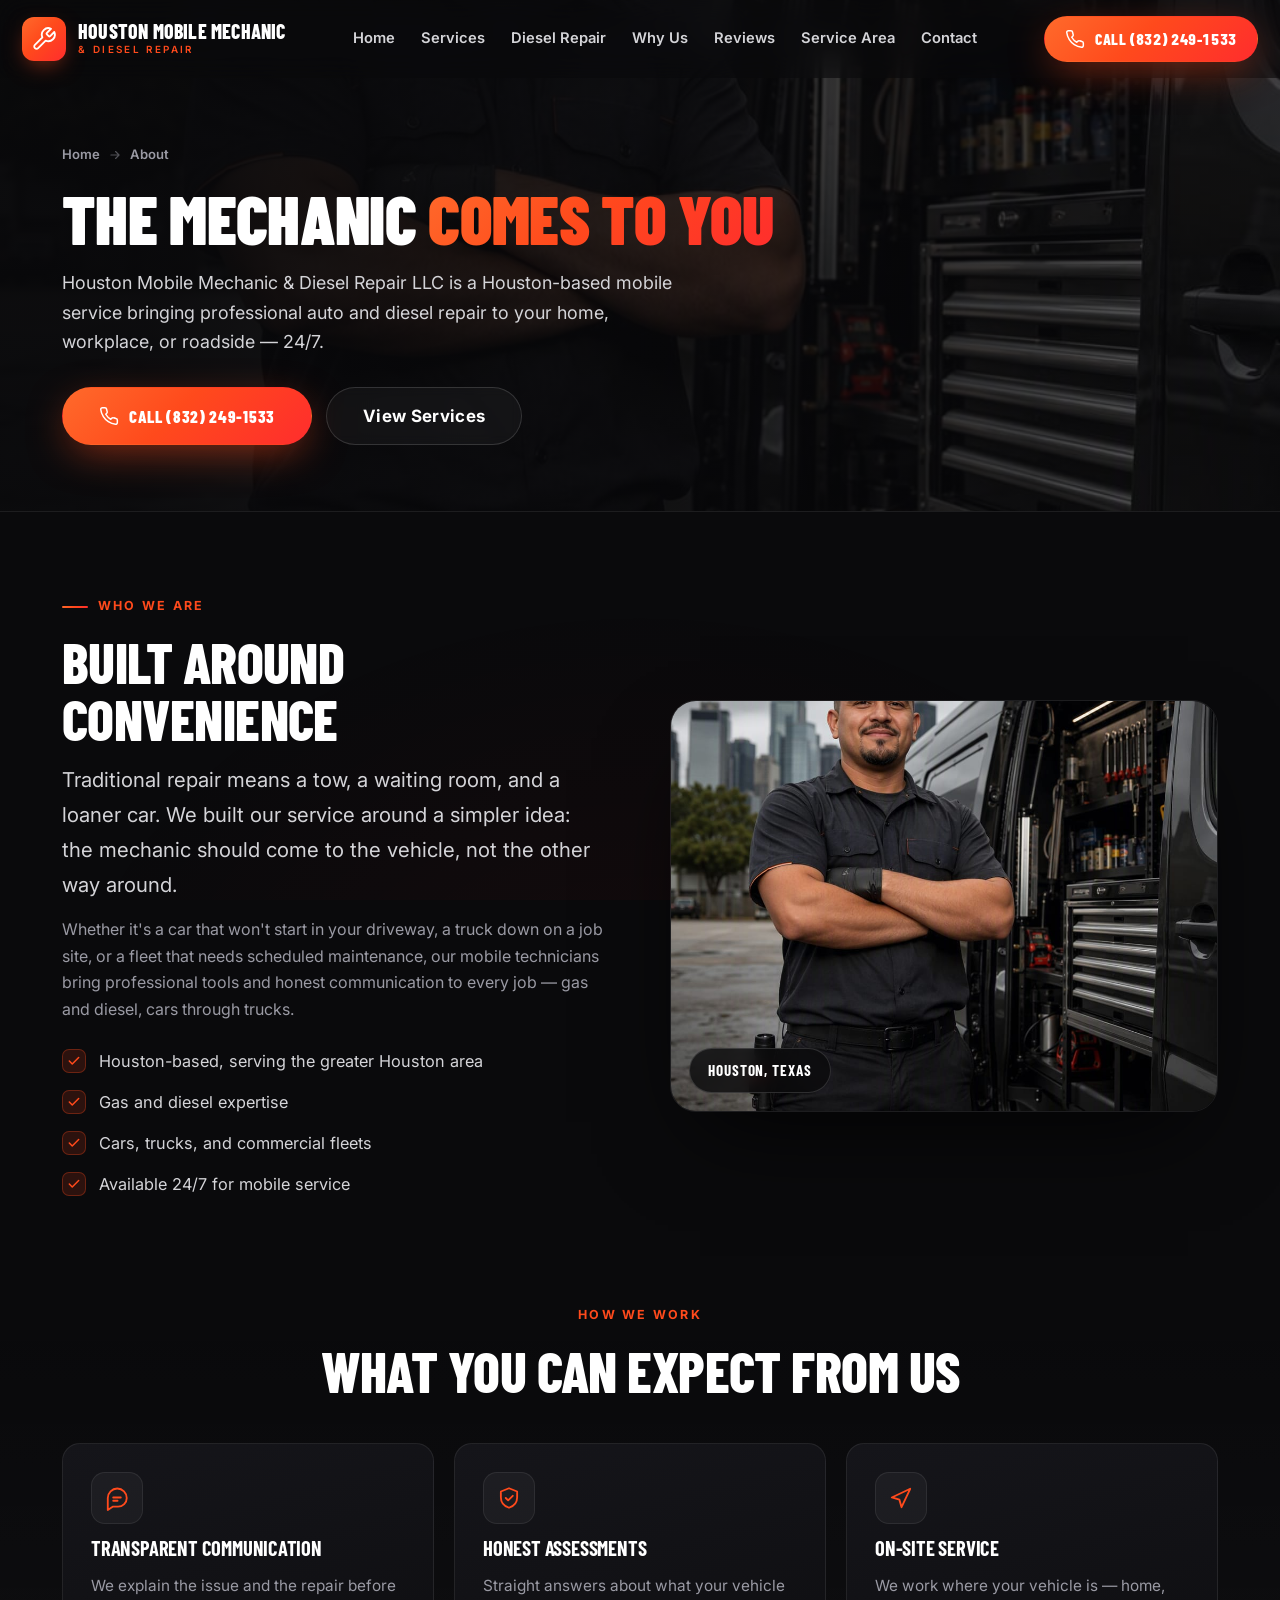
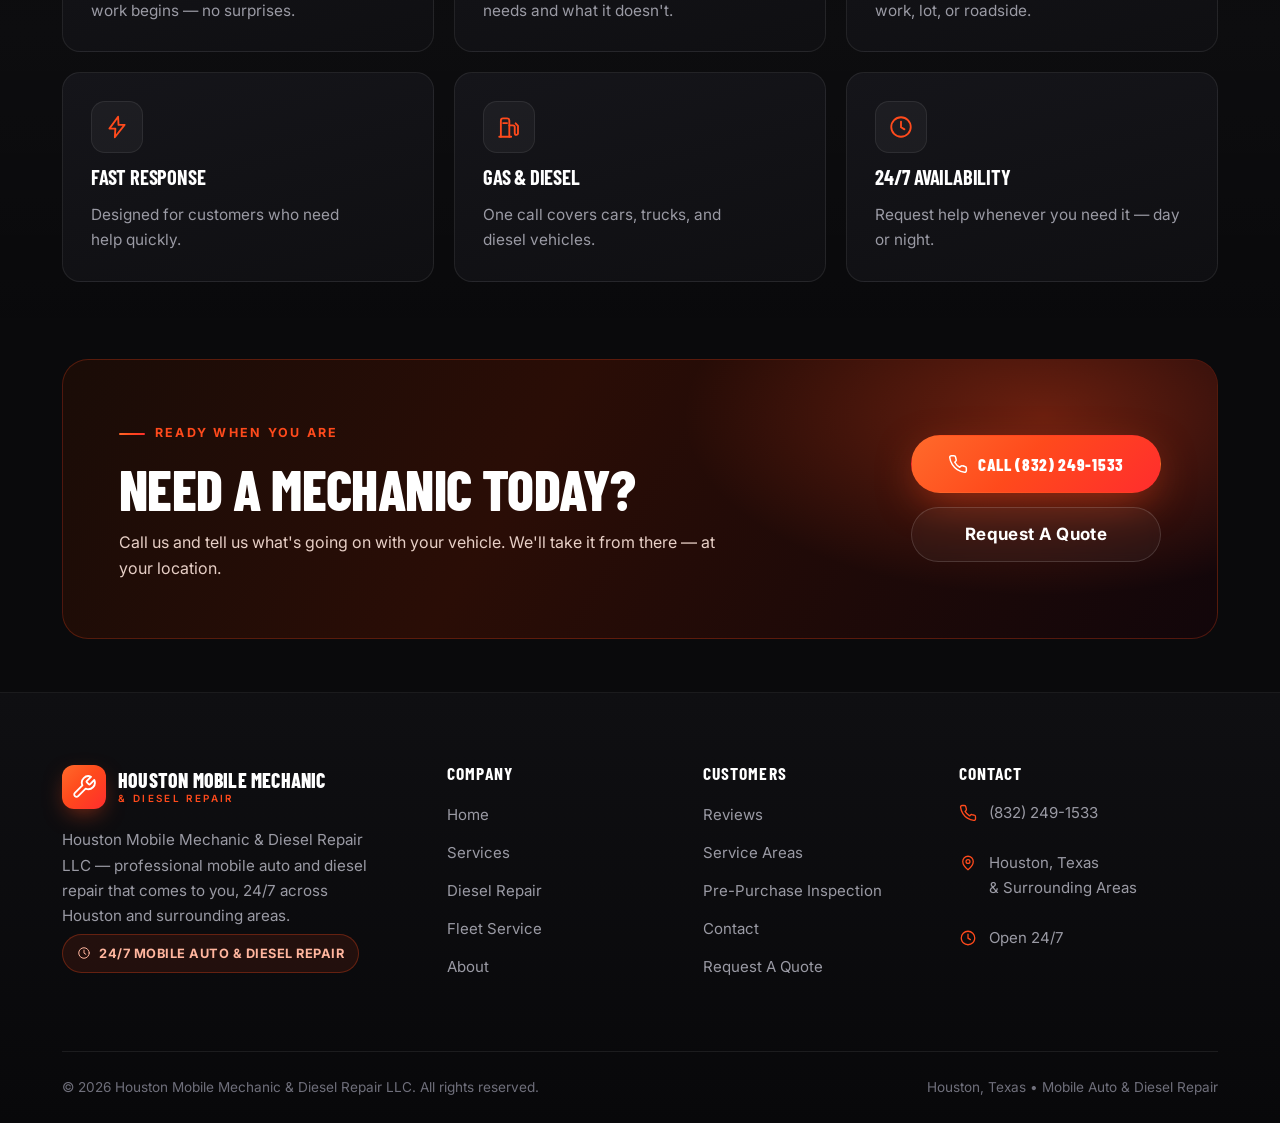
<file: about.html>
<!DOCTYPE html>
<html lang="en">
<head>
<meta charset="UTF-8">
<meta name="viewport" content="width=device-width, initial-scale=1.0">
<script>document.documentElement.classList.add('js');</script>
<title>About Houston Mobile Mechanic & Diesel Repair | Mobile Mechanics, Houston TX</title>
<meta name="description" content="Houston Mobile Mechanic & Diesel Repair LLC brings professional auto and diesel repair to your location — home, work, or roadside — 24/7 across Houston and surrounding areas.">
<meta name="theme-color" content="#0a0a0c">
<link rel="canonical" href="https://www.houstonmobilemechanic.example/about.html">
<meta property="og:type" content="website">
<meta property="og:site_name" content="Houston Mobile Mechanic & Diesel Repair LLC">
<meta property="og:title" content="About Houston Mobile Mechanic & Diesel Repair LLC">
<meta property="og:description" content="Houston Mobile Mechanic & Diesel Repair LLC brings professional auto and diesel repair to your location — home, work, or roadside — 24/7 across Houston and surrounding areas.">
<meta property="og:url" content="https://www.houstonmobilemechanic.example/about.html">
<meta property="og:image" content="https://www.houstonmobilemechanic.example/assets/img/mechanic-portrait.jpg">
<meta property="og:locale" content="en_US">
<meta name="twitter:card" content="summary_large_image">
<meta name="twitter:title" content="About Houston Mobile Mechanic & Diesel Repair LLC">
<meta name="twitter:description" content="Houston Mobile Mechanic & Diesel Repair LLC brings professional auto and diesel repair to your location — home, work, or roadside — 24/7 across Houston and surrounding areas.">
<meta name="twitter:image" content="https://www.houstonmobilemechanic.example/assets/img/mechanic-portrait.jpg">
<link rel="preconnect" href="https://fonts.googleapis.com">
<link rel="preconnect" href="https://fonts.gstatic.com" crossorigin>
<link rel="stylesheet" href="assets/css/styles.css">
<link rel="icon" href="data:image/svg+xml,%3Csvg xmlns='http://www.w3.org/2000/svg' viewBox='0 0 24 24'%3E%3Crect width='24' height='24' rx='5' fill='%23ff4a1c'/%3E%3Cpath d='M14.7 6.3a1 1 0 0 0 0 1.4l1.6 1.6a1 1 0 0 0 1.4 0l3.77-3.77a6 6 0 0 1-7.94 7.94l-6.91 6.91a2.12 2.12 0 0 1-3-3l6.91-6.91a6 6 0 0 1 7.94-7.94l-3.76 3.76z' fill='none' stroke='white' stroke-width='1.6' stroke-linejoin='round' transform='scale(0.82) translate(2.5,2.5)'/%3E%3C/svg%3E">
<script type="application/ld+json">
{
  "@context": "https://schema.org",
  "@type": "AutoRepair",
  "name": "Houston Mobile Mechanic & Diesel Repair LLC",
  "telephone": "+1-832-249-1533",
  "url": "https://www.houstonmobilemechanic.example/",
  "priceRange": "$$",
  "address": {
    "@type": "PostalAddress",
    "addressLocality": "Houston",
    "addressRegion": "TX",
    "addressCountry": "US"
  },
  "openingHoursSpecification": [
    {
      "@type": "OpeningHoursSpecification",
      "dayOfWeek": [
        "Monday",
        "Tuesday",
        "Wednesday",
        "Thursday",
        "Friday",
        "Saturday",
        "Sunday"
      ],
      "opens": "00:00",
      "closes": "23:59"
    }
  ],
  "areaServed": [
    {
      "@type": "City",
      "name": "Houston"
    },
    {
      "@type": "City",
      "name": "Bellaire"
    },
    {
      "@type": "City",
      "name": "Katy"
    },
    {
      "@type": "City",
      "name": "Sugar Land"
    },
    {
      "@type": "City",
      "name": "The Woodlands"
    },
    {
      "@type": "City",
      "name": "Pearland"
    },
    {
      "@type": "City",
      "name": "Cypress"
    },
    {
      "@type": "City",
      "name": "Fulshear"
    },
    {
      "@type": "City",
      "name": "Channelview"
    }
  ]
}
</script>
<script type="application/ld+json">
{
  "@context": "https://schema.org",
  "@type": "BreadcrumbList",
  "itemListElement": [
    {
      "@type": "ListItem",
      "position": 1,
      "name": "Home",
      "item": "https://www.houstonmobilemechanic.example/index.html"
    },
    {
      "@type": "ListItem",
      "position": 2,
      "name": "About",
      "item": "https://www.houstonmobilemechanic.example/about.html"
    }
  ]
}
</script>
</head>
<body>

<a class="skip-link" href="#main">Skip to main content</a>

<svg width="0" height="0" style="position:absolute" aria-hidden="true" focusable="false">
  <defs>
    <symbol id="i-wrench" viewBox="0 0 24 24" fill="none" stroke="currentColor" stroke-width="1.7" stroke-linecap="round" stroke-linejoin="round"><path d="M14.7 6.3a1 1 0 0 0 0 1.4l1.6 1.6a1 1 0 0 0 1.4 0l3.77-3.77a6 6 0 0 1-7.94 7.94l-6.91 6.91a2.12 2.12 0 0 1-3-3l6.91-6.91a6 6 0 0 1 7.94-7.94l-3.76 3.76z"/></symbol>
    <symbol id="i-truck" viewBox="0 0 24 24" fill="none" stroke="currentColor" stroke-width="1.7" stroke-linecap="round" stroke-linejoin="round"><path d="M2.5 6.5h11v9h-11z"/><path d="M13.5 9.5h3.8l3.2 3.2v2.8h-7z"/><circle cx="7" cy="17.8" r="1.9"/><circle cx="17.4" cy="17.8" r="1.9"/></symbol>
    <symbol id="i-phone" viewBox="0 0 24 24" fill="none" stroke="currentColor" stroke-width="1.8" stroke-linecap="round" stroke-linejoin="round"><path d="M22 16.9v3a2 2 0 0 1-2.2 2 19.8 19.8 0 0 1-8.6-3.1 19.5 19.5 0 0 1-6-6A19.8 19.8 0 0 1 2.1 4.2 2 2 0 0 1 4.1 2h3a2 2 0 0 1 2 1.7c.1 1 .4 1.9.7 2.8a2 2 0 0 1-.5 2.1L8.1 9.9a16 16 0 0 0 6 6l1.3-1.3a2 2 0 0 1 2.1-.4c.9.3 1.8.6 2.8.7a2 2 0 0 1 1.7 2z"/></symbol>
    <symbol id="i-star" viewBox="0 0 24 24" fill="currentColor"><path d="M12 2.2l2.9 6.1 6.6.8-4.9 4.6 1.3 6.6L12 17.9 6.1 20.9l1.3-6.6L2.5 9.1l6.6-.8z"/></symbol>
    <symbol id="i-check" viewBox="0 0 24 24" fill="none" stroke="currentColor" stroke-width="2.6" stroke-linecap="round" stroke-linejoin="round"><path d="M20 6L9 17l-5-5"/></symbol>
    <symbol id="i-arrow" viewBox="0 0 24 24" fill="none" stroke="currentColor" stroke-width="2" stroke-linecap="round" stroke-linejoin="round"><path d="M5 12h14M13 6l6 6-6 6"/></symbol>
    <symbol id="i-pin" viewBox="0 0 24 24" fill="none" stroke="currentColor" stroke-width="1.7" stroke-linecap="round" stroke-linejoin="round"><path d="M12 21s-7-5.6-7-11a7 7 0 0 1 14 0c0 5.4-7 11-7 11z"/><circle cx="12" cy="10" r="2.6"/></symbol>
    <symbol id="i-clock" viewBox="0 0 24 24" fill="none" stroke="currentColor" stroke-width="1.7" stroke-linecap="round" stroke-linejoin="round"><circle cx="12" cy="12" r="9"/><path d="M12 7v5.2l3.2 2"/></symbol>
    <symbol id="i-mail" viewBox="0 0 24 24" fill="none" stroke="currentColor" stroke-width="1.7" stroke-linecap="round" stroke-linejoin="round"><rect x="2.5" y="5" width="19" height="14" rx="2.5"/><path d="M3.5 7l8.5 6 8.5-6"/></symbol>
    <symbol id="i-bolt" viewBox="0 0 24 24" fill="none" stroke="currentColor" stroke-width="1.7" stroke-linecap="round" stroke-linejoin="round"><path d="M13 2.5L5 13.5h5.5L10 21.5 19 10h-5.6z"/></symbol>
    <symbol id="i-chat" viewBox="0 0 24 24" fill="none" stroke="currentColor" stroke-width="1.7" stroke-linecap="round" stroke-linejoin="round"><path d="M21 12a8 8 0 0 1-8 8H8l-4.5 3V12a8 8 0 1 1 17.5 0z"/><path d="M8.5 11.5h7M8.5 14.5h4"/></symbol>
    <symbol id="i-shield" viewBox="0 0 24 24" fill="none" stroke="currentColor" stroke-width="1.7" stroke-linecap="round" stroke-linejoin="round"><path d="M12 3l7.5 3v5.5c0 4.6-3.1 8-7.5 9.5-4.4-1.5-7.5-4.9-7.5-9.5V6z"/><path d="M9 12l2.2 2.2L15.5 10"/></symbol>
    <symbol id="i-home" viewBox="0 0 24 24" fill="none" stroke="currentColor" stroke-width="1.7" stroke-linecap="round" stroke-linejoin="round"><path d="M4 11l8-6.2 8 6.2"/><path d="M6 10v9a1 1 0 0 0 1 1h3.5v-5.5h3V20H17a1 1 0 0 0 1-1v-9"/></symbol>
    <symbol id="i-nav" viewBox="0 0 24 24" fill="none" stroke="currentColor" stroke-width="1.7" stroke-linecap="round" stroke-linejoin="round"><path d="M3.5 11.5L20.5 3.5l-8 17-2-7z"/></symbol>
    <symbol id="i-plus" viewBox="0 0 24 24" fill="none" stroke="currentColor" stroke-width="2.4" stroke-linecap="round"><path d="M12 5v14M5 12h14"/></symbol>
    <symbol id="i-quote" viewBox="0 0 24 24" fill="currentColor"><path d="M9.5 6C6.5 7.4 5 10 5 13.2V18h5.6v-5.6H8.2c0-2 .9-3.4 2.7-4.3zm9 0c-3 1.4-4.5 4-4.5 7.2V18h5.6v-5.6h-2.4c0-2 .9-3.4 2.7-4.3z"/></symbol>
    <!-- service icons -->
    <symbol id="i-diag" viewBox="0 0 24 24" fill="none" stroke="currentColor" stroke-width="1.7" stroke-linecap="round" stroke-linejoin="round"><rect x="2.8" y="4" width="18.4" height="12.5" rx="2"/><path d="M8.5 20h7M12 16.5V20"/><path d="M6.4 10.3h1.9l1.3-2.6 2 5.2 1.3-2.6h2.4"/></symbol>
    <symbol id="i-engine" viewBox="0 0 24 24" fill="none" stroke="currentColor" stroke-width="1.7" stroke-linecap="round" stroke-linejoin="round"><path d="M6 9V7.2A1.2 1.2 0 0 1 7.2 6h3.3a1.2 1.2 0 0 1 1.2 1.2V9h2.4l1.8 1.9h2.3a1 1 0 0 1 1 1v3.4a1 1 0 0 1-1 1h-1.6l-1.2 1.6H8.5V16H6.6A1.6 1.6 0 0 1 5 14.4v-3.8A1.6 1.6 0 0 1 6.6 9z"/><path d="M3 11v3"/></symbol>
    <symbol id="i-brake" viewBox="0 0 24 24" fill="none" stroke="currentColor" stroke-width="1.7" stroke-linecap="round" stroke-linejoin="round"><circle cx="12" cy="12" r="8.3"/><circle cx="12" cy="12" r="3.2"/><path d="M12 3.7v2.4M12 17.9v2.4M3.7 12h2.4M17.9 12h2.4"/></symbol>
    <symbol id="i-battery" viewBox="0 0 24 24" fill="none" stroke="currentColor" stroke-width="1.7" stroke-linecap="round" stroke-linejoin="round"><rect x="2.5" y="7" width="16" height="10" rx="2.2"/><path d="M21.5 10.5v3"/><path d="M6.4 10.6v2.8M5 12h2.8M13.6 12h2.8"/></symbol>
    <symbol id="i-alt" viewBox="0 0 24 24" fill="none" stroke="currentColor" stroke-width="1.7" stroke-linecap="round" stroke-linejoin="round"><circle cx="12" cy="12" r="8.6"/><path d="M12.8 6.8L9.4 12.4h3.1l-.7 4.8 3.6-5.7h-3.2z"/></symbol>
    <symbol id="i-elec" viewBox="0 0 24 24" fill="none" stroke="currentColor" stroke-width="1.7" stroke-linecap="round" stroke-linejoin="round"><path d="M13 2.6L5.4 13.3H11l-1 8.1 8.6-11H12.9z"/></symbol>
    <symbol id="i-snow" viewBox="0 0 24 24" fill="none" stroke="currentColor" stroke-width="1.7" stroke-linecap="round" stroke-linejoin="round"><path d="M12 2.5v19M4 7l16 10M20 7L4 17"/><path d="M12 6.2l2-2M12 6.2l-2-2M12 17.8l2 2M12 17.8l-2 2"/></symbol>
    <symbol id="i-oil" viewBox="0 0 24 24" fill="none" stroke="currentColor" stroke-width="1.7" stroke-linecap="round" stroke-linejoin="round"><path d="M12 3.2s6.2 6.5 6.2 10.4A6.2 6.2 0 0 1 5.8 13.6C5.8 9.7 12 3.2 12 3.2z"/><path d="M9.3 14.2a2.8 2.8 0 0 0 2.6 2.7"/></symbol>
    <symbol id="i-gear" viewBox="0 0 24 24" fill="none" stroke="currentColor" stroke-width="1.7" stroke-linecap="round" stroke-linejoin="round"><circle cx="12" cy="12" r="3.3"/><path d="M12 2.6v2.3M12 19.1v2.3M21.4 12h-2.3M4.9 12H2.6M18.6 5.4L17 7M7 17l-1.6 1.6M18.6 18.6L17 17M7 7L5.4 5.4"/></symbol>
    <symbol id="i-clipboard" viewBox="0 0 24 24" fill="none" stroke="currentColor" stroke-width="1.7" stroke-linecap="round" stroke-linejoin="round"><rect x="5" y="4.6" width="14" height="16" rx="2.2"/><path d="M9.2 4.6V3.9A1.1 1.1 0 0 1 10.3 3h3.4a1.1 1.1 0 0 1 1.1 1v.7z"/><path d="M9 13.2l2.2 2.2L15.4 11"/></symbol>
    <symbol id="i-fuel" viewBox="0 0 24 24" fill="none" stroke="currentColor" stroke-width="1.7" stroke-linecap="round" stroke-linejoin="round"><path d="M4.5 21V6a2 2 0 0 1 2-2h3.8a2 2 0 0 1 2 2v15"/><path d="M3 21h11"/><path d="M6.6 8.4h3.6"/><path d="M12.3 10.5h3.4a1.6 1.6 0 0 1 1.6 1.6v5.6a1.5 1.5 0 0 0 3 0V11l-2.2-2.4"/></symbol>
    <symbol id="i-layers" viewBox="0 0 24 24" fill="none" stroke="currentColor" stroke-width="1.7" stroke-linecap="round" stroke-linejoin="round"><path d="M12 3.2l9 4.8-9 4.8-9-4.8z"/><path d="M3.6 12.6L12 17l8.4-4.4"/><path d="M3.6 16.9L12 21.3l8.4-4.4"/></symbol>
    <symbol id="i-warn" viewBox="0 0 24 24" fill="none" stroke="currentColor" stroke-width="1.7" stroke-linecap="round" stroke-linejoin="round"><path d="M12 3.5L21.5 20H2.5z"/><path d="M12 9.5v4.2M12 17h.01"/></symbol>
  </defs>
</svg>


<header class="header" id="header">
  <div class="container">
    <a href="index.html" class="logo" aria-label="Houston Mobile Mechanic & Diesel Repair — home">
      <span class="logo-mark"><svg><use href="#i-wrench"/></svg></span>
      <span class="logo-text">
        <span class="lt-1">Houston Mobile Mechanic</span>
        <span class="lt-2">&amp; Diesel Repair</span>
      </span>
    </a>

    <nav class="nav" aria-label="Primary navigation">
      <a href="index.html">Home</a>
      <a href="services.html">Services</a>
      <a href="diesel-repair.html">Diesel Repair</a>
      <a href="#why">Why Us</a>
      <a href="reviews.html">Reviews</a>
      <a href="service-areas.html">Service Area</a>
      <a href="contact.html">Contact</a>
    </nav>

    <div class="header-cta">
      <div class="header-emergency">
        <span class="he-1"><span class="pulse-dot" aria-hidden="true"></span> 24/7 Emergency Service</span>
        <a href="tel:+18322491533" class="he-2">(832) 249-1533</a>
      </div>
      <a href="tel:+18322491533" class="btn btn-primary btn-call">
        <svg><use href="#i-phone"/></svg>
        <span class="btn-label-long">Call <span class="phone-num">(832) 249-1533</span></span>
        <span class="btn-label-short">Call Now</span>
      </a>
      <button class="hamburger" id="hamburger" aria-label="Open menu" aria-expanded="false" aria-controls="mobile-nav">
        <span></span><span></span><span></span>
      </button>
    </div>
  </div>
</header>


<nav class="mobile-nav" id="mobile-nav" aria-label="Mobile navigation">
  <a class="mn-link" href="index.html">Home <svg><use href="#i-arrow"/></svg></a>
  <a class="mn-link" href="services.html">Services <svg><use href="#i-arrow"/></svg></a>
  <a class="mn-link" href="diesel-repair.html">Diesel Repair <svg><use href="#i-arrow"/></svg></a>
  <a class="mn-link" href="fleet-repair.html">Fleet Repair <svg><use href="#i-arrow"/></svg></a>
  <a class="mn-link" href="pre-purchase-inspection.html">Inspections <svg><use href="#i-arrow"/></svg></a>
  <a class="mn-link" href="reviews.html">Reviews <svg><use href="#i-arrow"/></svg></a>
  <a class="mn-link" href="service-areas.html">Service Area <svg><use href="#i-arrow"/></svg></a>
  <a class="mn-link active" href="about.html" aria-current="page">About <svg><use href="#i-arrow"/></svg></a>
  <a class="mn-link" href="contact.html">Contact <svg><use href="#i-arrow"/></svg></a>
  <div class="mn-cta">
    <a href="tel:+18322491533" class="btn btn-primary btn-call btn-lg"><svg><use href="#i-phone"/></svg> Call (832) 249-1533</a>
    <a href="#quote" class="btn btn-secondary btn-lg">Request A Quote</a>
  </div>
</nav>


<main id="main">
<section class="page-hero">
  <div class="ph-bg"><img src="assets/img/mechanic-portrait.jpg" alt="Houston mobile mechanic beside a service vehicle" width="1024" height="1280" fetchpriority="high" decoding="async"></div>
  <div class="container">
    <nav class="breadcrumb" aria-label="Breadcrumb"><a href="index.html">Home</a><svg aria-hidden="true"><use href="#i-arrow"/></svg><span>About</span></nav>
    <h1>The Mechanic <span class="grad-text">Comes To You</span></h1>
    <p class="ph-sub">Houston Mobile Mechanic &amp; Diesel Repair LLC is a Houston-based mobile service bringing professional auto and diesel repair to your home, workplace, or roadside — 24/7.</p>
    <div class="ph-cta">
      <a href="tel:+18322491533" class="btn btn-primary btn-call btn-lg"><svg><use href="#i-phone"/></svg> Call (832) 249-1533</a>
      <a href="services.html" class="btn btn-secondary btn-lg">View Services</a>
    </div>
  </div>
</section>

<section class="section">
  <div class="container">
    <div class="split reveal">
      <div class="split-content">
        <span class="eyebrow">Who We Are</span>
        <h2>Built Around Convenience</h2>
        <p class="lead" style="margin-top:16px">Traditional repair means a tow, a waiting room, and a loaner car. We built our service around a simpler idea: the mechanic should come to the vehicle, not the other way around.</p>
        <p style="margin-top:14px;color:var(--muted)">Whether it's a car that won't start in your driveway, a truck down on a job site, or a fleet that needs scheduled maintenance, our mobile technicians bring professional tools and honest communication to every job — gas and diesel, cars through trucks.</p>
        <ul class="check-list">
          <li><span class="ci"><svg><use href="#i-check"/></svg></span> Houston-based, serving the greater Houston area</li>
          <li><span class="ci"><svg><use href="#i-check"/></svg></span> Gas and diesel expertise</li>
          <li><span class="ci"><svg><use href="#i-check"/></svg></span> Cars, trucks, and commercial fleets</li>
          <li><span class="ci"><svg><use href="#i-check"/></svg></span> Available 24/7 for mobile service</li>
        </ul>
      </div>
      <div class="split-media">
        <img src="assets/img/mechanic-portrait.jpg" alt="Professional mobile mechanic in Houston" width="1024" height="1280" loading="lazy" decoding="async">
        <span class="media-tag">Houston, Texas</span>
      </div>
    </div>
  </div>
</section>

<section class="section" style="background:linear-gradient(180deg, transparent, rgba(255,255,255,0.015), transparent)">
  <div class="container">
    <div class="section-head center reveal"><span class="eyebrow">How We Work</span><h2>What You Can Expect From Us</h2></div>
    <div class="grid grid-3">
      <div class="card why-card reveal"><span class="why-icon"><svg><use href="#i-chat"/></svg></span><h3>Transparent Communication</h3><p>We explain the issue and the repair before work begins — no surprises.</p></div>
      <div class="card why-card reveal" data-delay="1"><span class="why-icon"><svg><use href="#i-shield"/></svg></span><h3>Honest Assessments</h3><p>Straight answers about what your vehicle needs and what it doesn't.</p></div>
      <div class="card why-card reveal" data-delay="2"><span class="why-icon"><svg><use href="#i-nav"/></svg></span><h3>On-Site Service</h3><p>We work where your vehicle is — home, work, lot, or roadside.</p></div>
      <div class="card why-card reveal"><span class="why-icon"><svg><use href="#i-bolt"/></svg></span><h3>Fast Response</h3><p>Designed for customers who need help quickly.</p></div>
      <div class="card why-card reveal" data-delay="1"><span class="why-icon"><svg><use href="#i-fuel"/></svg></span><h3>Gas &amp; Diesel</h3><p>One call covers cars, trucks, and diesel vehicles.</p></div>
      <div class="card why-card reveal" data-delay="2"><span class="why-icon"><svg><use href="#i-clock"/></svg></span><h3>24/7 Availability</h3><p>Request help whenever you need it — day or night.</p></div>
    </div>
  </div>
</section>

<section class="section section-tight">
  <div class="container">
    <div class="band reveal">
      <div class="band-inner">
        <div>
          <span class="eyebrow">Ready When You Are</span>
          <h2>Need A Mechanic Today?</h2>
          <p>Call us and tell us what's going on with your vehicle. We'll take it from there — at your location.</p>
        </div>
        <div class="band-cta">
          <a href="tel:+18322491533" class="btn btn-primary btn-call btn-lg"><svg><use href="#i-phone"/></svg> Call (832) 249-1533</a>
          <a href="contact.html#quote" class="btn btn-secondary btn-lg">Request A Quote</a>
        </div>
      </div>
    </div>
  </div>
</section>

</main>

<footer class="footer">
  <div class="container">
    <div class="footer-top">
      <div class="footer-brand">
        <a href="index.html" class="logo" aria-label="Houston Mobile Mechanic home">
          <span class="logo-mark"><svg><use href="#i-wrench"/></svg></span>
          <span class="logo-text"><span class="lt-1">Houston Mobile Mechanic</span><span class="lt-2">&amp; Diesel Repair</span></span>
        </a>
        <p>Houston Mobile Mechanic &amp; Diesel Repair LLC — professional mobile auto and diesel repair that comes to you, 24/7 across Houston and surrounding areas.</p>
        <span class="footer-tag"><svg style="width:14px;height:14px" aria-hidden="true"><use href="#i-clock"/></svg> 24/7 Mobile Auto &amp; Diesel Repair</span>
      </div>

      <div class="footer-col">
        <h4>Company</h4>
        <ul>
          <li><a href="index.html">Home</a></li>
          <li><a href="services.html">Services</a></li>
          <li><a href="diesel-repair.html">Diesel Repair</a></li>
          <li><a href="fleet-repair.html">Fleet Service</a></li>
          <li><a href="about.html">About</a></li>
        </ul>
      </div>

      <div class="footer-col">
        <h4>Customers</h4>
        <ul>
          <li><a href="reviews.html">Reviews</a></li>
          <li><a href="service-areas.html">Service Areas</a></li>
          <li><a href="pre-purchase-inspection.html">Pre-Purchase Inspection</a></li>
          <li><a href="contact.html">Contact</a></li>
          <li><a href="#quote">Request A Quote</a></li>
        </ul>
      </div>

      <div class="footer-col">
        <h4>Contact</h4>
        <ul class="footer-contact">
          <li><svg><use href="#i-phone"/></svg><a href="tel:+18322491533">(832) 249-1533</a></li>
          <li><svg><use href="#i-pin"/></svg><span>Houston, Texas<br>&amp; Surrounding Areas</span></li>
          <li><svg><use href="#i-clock"/></svg><span>Open 24/7</span></li>
        </ul>
      </div>
    </div>

    <div class="footer-bottom">
      <span>&copy; <span data-year>2026</span> Houston Mobile Mechanic &amp; Diesel Repair LLC. All rights reserved.</span>
      <span class="fb-note">Houston, Texas • Mobile Auto &amp; Diesel Repair</span>
    </div>
  </div>
</footer>


<div class="mobile-call-bar">
  <a href="tel:+18322491533" class="btn btn-primary btn-call mcb-call"><svg><use href="#i-phone"/></svg> Call Now</a>
  <a href="#quote" class="btn btn-secondary">Quote</a>
</div>


<script src="assets/js/script.js" defer></script>
</body>
</html>
</file>
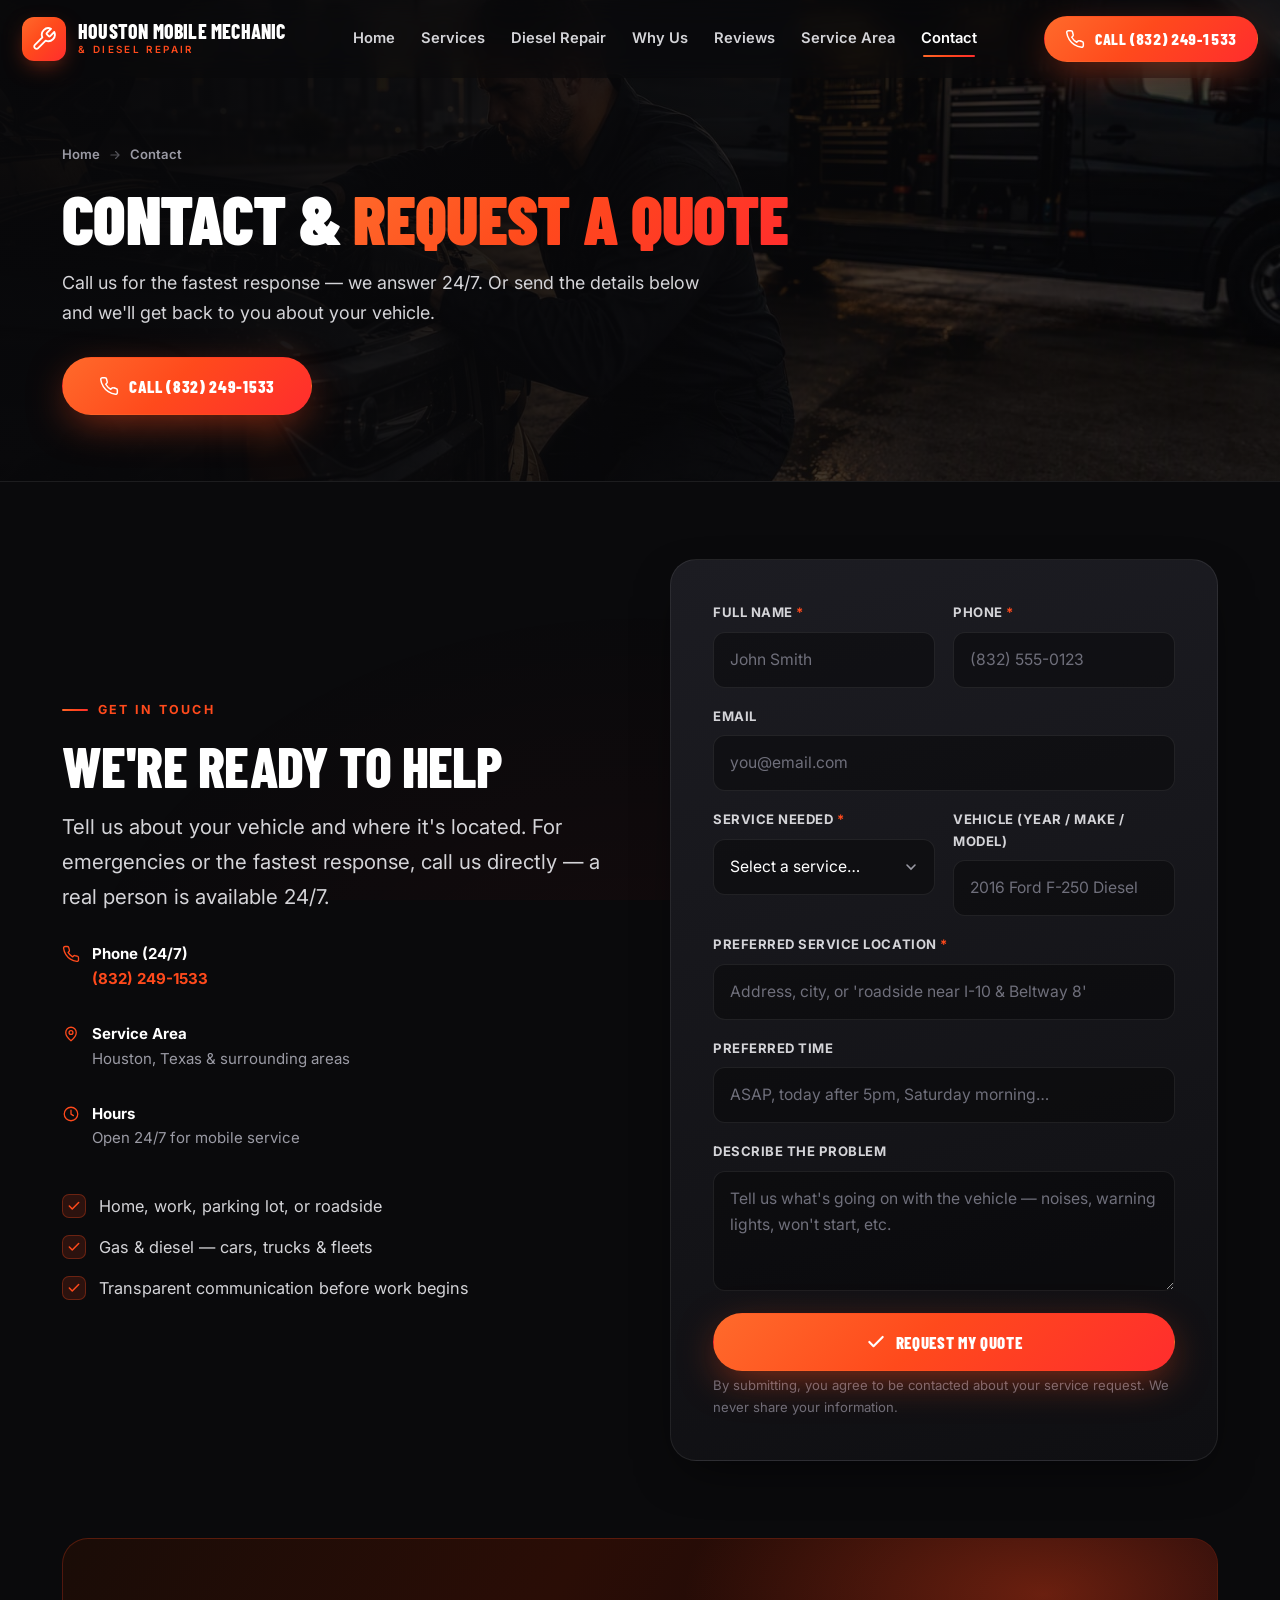
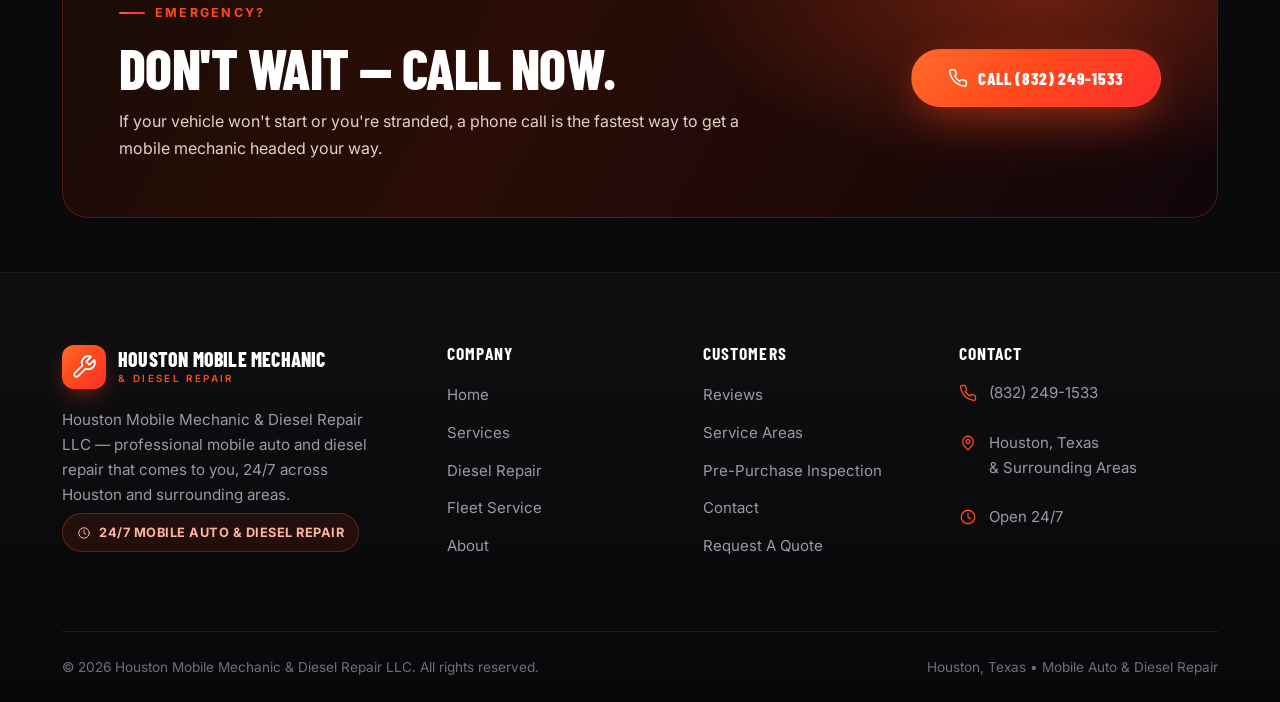
<file: contact.html>
<!DOCTYPE html>
<html lang="en">
<head>
<meta charset="UTF-8">
<meta name="viewport" content="width=device-width, initial-scale=1.0">
<script>document.documentElement.classList.add('js');</script>
<title>Contact & Request A Quote | Houston Mobile Mechanic — Call (832) 249-1533</title>
<meta name="description" content="Contact Houston Mobile Mechanic & Diesel Repair. Call (832) 249-1533 for 24/7 mobile service, or send a quote request with your vehicle details and service location.">
<meta name="theme-color" content="#0a0a0c">
<link rel="canonical" href="https://www.houstonmobilemechanic.example/contact.html">
<meta property="og:type" content="website">
<meta property="og:site_name" content="Houston Mobile Mechanic & Diesel Repair LLC">
<meta property="og:title" content="Contact Houston Mobile Mechanic | 24/7 Mobile Service & Quotes">
<meta property="og:description" content="Contact Houston Mobile Mechanic & Diesel Repair. Call (832) 249-1533 for 24/7 mobile service, or send a quote request with your vehicle details and service location.">
<meta property="og:url" content="https://www.houstonmobilemechanic.example/contact.html">
<meta property="og:image" content="https://www.houstonmobilemechanic.example/assets/img/hero-mechanic.jpg">
<meta property="og:locale" content="en_US">
<meta name="twitter:card" content="summary_large_image">
<meta name="twitter:title" content="Contact Houston Mobile Mechanic | 24/7 Mobile Service & Quotes">
<meta name="twitter:description" content="Contact Houston Mobile Mechanic & Diesel Repair. Call (832) 249-1533 for 24/7 mobile service, or send a quote request with your vehicle details and service location.">
<meta name="twitter:image" content="https://www.houstonmobilemechanic.example/assets/img/hero-mechanic.jpg">
<link rel="preconnect" href="https://fonts.googleapis.com">
<link rel="preconnect" href="https://fonts.gstatic.com" crossorigin>
<link rel="stylesheet" href="assets/css/styles.css">
<link rel="icon" href="data:image/svg+xml,%3Csvg xmlns='http://www.w3.org/2000/svg' viewBox='0 0 24 24'%3E%3Crect width='24' height='24' rx='5' fill='%23ff4a1c'/%3E%3Cpath d='M14.7 6.3a1 1 0 0 0 0 1.4l1.6 1.6a1 1 0 0 0 1.4 0l3.77-3.77a6 6 0 0 1-7.94 7.94l-6.91 6.91a2.12 2.12 0 0 1-3-3l6.91-6.91a6 6 0 0 1 7.94-7.94l-3.76 3.76z' fill='none' stroke='white' stroke-width='1.6' stroke-linejoin='round' transform='scale(0.82) translate(2.5,2.5)'/%3E%3C/svg%3E">
<script type="application/ld+json">
{
  "@context": "https://schema.org",
  "@type": "AutoRepair",
  "name": "Houston Mobile Mechanic & Diesel Repair LLC",
  "telephone": "+1-832-249-1533",
  "url": "https://www.houstonmobilemechanic.example/",
  "priceRange": "$$",
  "address": {
    "@type": "PostalAddress",
    "addressLocality": "Houston",
    "addressRegion": "TX",
    "addressCountry": "US"
  },
  "openingHoursSpecification": [
    {
      "@type": "OpeningHoursSpecification",
      "dayOfWeek": [
        "Monday",
        "Tuesday",
        "Wednesday",
        "Thursday",
        "Friday",
        "Saturday",
        "Sunday"
      ],
      "opens": "00:00",
      "closes": "23:59"
    }
  ],
  "areaServed": [
    {
      "@type": "City",
      "name": "Houston"
    },
    {
      "@type": "City",
      "name": "Bellaire"
    },
    {
      "@type": "City",
      "name": "Katy"
    },
    {
      "@type": "City",
      "name": "Sugar Land"
    },
    {
      "@type": "City",
      "name": "The Woodlands"
    },
    {
      "@type": "City",
      "name": "Pearland"
    },
    {
      "@type": "City",
      "name": "Cypress"
    },
    {
      "@type": "City",
      "name": "Fulshear"
    },
    {
      "@type": "City",
      "name": "Channelview"
    }
  ]
}
</script>
<script type="application/ld+json">
{
  "@context": "https://schema.org",
  "@type": "BreadcrumbList",
  "itemListElement": [
    {
      "@type": "ListItem",
      "position": 1,
      "name": "Home",
      "item": "https://www.houstonmobilemechanic.example/index.html"
    },
    {
      "@type": "ListItem",
      "position": 2,
      "name": "Contact",
      "item": "https://www.houstonmobilemechanic.example/contact.html"
    }
  ]
}
</script>
</head>
<body>

<a class="skip-link" href="#main">Skip to main content</a>

<svg width="0" height="0" style="position:absolute" aria-hidden="true" focusable="false">
  <defs>
    <symbol id="i-wrench" viewBox="0 0 24 24" fill="none" stroke="currentColor" stroke-width="1.7" stroke-linecap="round" stroke-linejoin="round"><path d="M14.7 6.3a1 1 0 0 0 0 1.4l1.6 1.6a1 1 0 0 0 1.4 0l3.77-3.77a6 6 0 0 1-7.94 7.94l-6.91 6.91a2.12 2.12 0 0 1-3-3l6.91-6.91a6 6 0 0 1 7.94-7.94l-3.76 3.76z"/></symbol>
    <symbol id="i-truck" viewBox="0 0 24 24" fill="none" stroke="currentColor" stroke-width="1.7" stroke-linecap="round" stroke-linejoin="round"><path d="M2.5 6.5h11v9h-11z"/><path d="M13.5 9.5h3.8l3.2 3.2v2.8h-7z"/><circle cx="7" cy="17.8" r="1.9"/><circle cx="17.4" cy="17.8" r="1.9"/></symbol>
    <symbol id="i-phone" viewBox="0 0 24 24" fill="none" stroke="currentColor" stroke-width="1.8" stroke-linecap="round" stroke-linejoin="round"><path d="M22 16.9v3a2 2 0 0 1-2.2 2 19.8 19.8 0 0 1-8.6-3.1 19.5 19.5 0 0 1-6-6A19.8 19.8 0 0 1 2.1 4.2 2 2 0 0 1 4.1 2h3a2 2 0 0 1 2 1.7c.1 1 .4 1.9.7 2.8a2 2 0 0 1-.5 2.1L8.1 9.9a16 16 0 0 0 6 6l1.3-1.3a2 2 0 0 1 2.1-.4c.9.3 1.8.6 2.8.7a2 2 0 0 1 1.7 2z"/></symbol>
    <symbol id="i-star" viewBox="0 0 24 24" fill="currentColor"><path d="M12 2.2l2.9 6.1 6.6.8-4.9 4.6 1.3 6.6L12 17.9 6.1 20.9l1.3-6.6L2.5 9.1l6.6-.8z"/></symbol>
    <symbol id="i-check" viewBox="0 0 24 24" fill="none" stroke="currentColor" stroke-width="2.6" stroke-linecap="round" stroke-linejoin="round"><path d="M20 6L9 17l-5-5"/></symbol>
    <symbol id="i-arrow" viewBox="0 0 24 24" fill="none" stroke="currentColor" stroke-width="2" stroke-linecap="round" stroke-linejoin="round"><path d="M5 12h14M13 6l6 6-6 6"/></symbol>
    <symbol id="i-pin" viewBox="0 0 24 24" fill="none" stroke="currentColor" stroke-width="1.7" stroke-linecap="round" stroke-linejoin="round"><path d="M12 21s-7-5.6-7-11a7 7 0 0 1 14 0c0 5.4-7 11-7 11z"/><circle cx="12" cy="10" r="2.6"/></symbol>
    <symbol id="i-clock" viewBox="0 0 24 24" fill="none" stroke="currentColor" stroke-width="1.7" stroke-linecap="round" stroke-linejoin="round"><circle cx="12" cy="12" r="9"/><path d="M12 7v5.2l3.2 2"/></symbol>
    <symbol id="i-mail" viewBox="0 0 24 24" fill="none" stroke="currentColor" stroke-width="1.7" stroke-linecap="round" stroke-linejoin="round"><rect x="2.5" y="5" width="19" height="14" rx="2.5"/><path d="M3.5 7l8.5 6 8.5-6"/></symbol>
    <symbol id="i-bolt" viewBox="0 0 24 24" fill="none" stroke="currentColor" stroke-width="1.7" stroke-linecap="round" stroke-linejoin="round"><path d="M13 2.5L5 13.5h5.5L10 21.5 19 10h-5.6z"/></symbol>
    <symbol id="i-chat" viewBox="0 0 24 24" fill="none" stroke="currentColor" stroke-width="1.7" stroke-linecap="round" stroke-linejoin="round"><path d="M21 12a8 8 0 0 1-8 8H8l-4.5 3V12a8 8 0 1 1 17.5 0z"/><path d="M8.5 11.5h7M8.5 14.5h4"/></symbol>
    <symbol id="i-shield" viewBox="0 0 24 24" fill="none" stroke="currentColor" stroke-width="1.7" stroke-linecap="round" stroke-linejoin="round"><path d="M12 3l7.5 3v5.5c0 4.6-3.1 8-7.5 9.5-4.4-1.5-7.5-4.9-7.5-9.5V6z"/><path d="M9 12l2.2 2.2L15.5 10"/></symbol>
    <symbol id="i-home" viewBox="0 0 24 24" fill="none" stroke="currentColor" stroke-width="1.7" stroke-linecap="round" stroke-linejoin="round"><path d="M4 11l8-6.2 8 6.2"/><path d="M6 10v9a1 1 0 0 0 1 1h3.5v-5.5h3V20H17a1 1 0 0 0 1-1v-9"/></symbol>
    <symbol id="i-nav" viewBox="0 0 24 24" fill="none" stroke="currentColor" stroke-width="1.7" stroke-linecap="round" stroke-linejoin="round"><path d="M3.5 11.5L20.5 3.5l-8 17-2-7z"/></symbol>
    <symbol id="i-plus" viewBox="0 0 24 24" fill="none" stroke="currentColor" stroke-width="2.4" stroke-linecap="round"><path d="M12 5v14M5 12h14"/></symbol>
    <symbol id="i-quote" viewBox="0 0 24 24" fill="currentColor"><path d="M9.5 6C6.5 7.4 5 10 5 13.2V18h5.6v-5.6H8.2c0-2 .9-3.4 2.7-4.3zm9 0c-3 1.4-4.5 4-4.5 7.2V18h5.6v-5.6h-2.4c0-2 .9-3.4 2.7-4.3z"/></symbol>
    <!-- service icons -->
    <symbol id="i-diag" viewBox="0 0 24 24" fill="none" stroke="currentColor" stroke-width="1.7" stroke-linecap="round" stroke-linejoin="round"><rect x="2.8" y="4" width="18.4" height="12.5" rx="2"/><path d="M8.5 20h7M12 16.5V20"/><path d="M6.4 10.3h1.9l1.3-2.6 2 5.2 1.3-2.6h2.4"/></symbol>
    <symbol id="i-engine" viewBox="0 0 24 24" fill="none" stroke="currentColor" stroke-width="1.7" stroke-linecap="round" stroke-linejoin="round"><path d="M6 9V7.2A1.2 1.2 0 0 1 7.2 6h3.3a1.2 1.2 0 0 1 1.2 1.2V9h2.4l1.8 1.9h2.3a1 1 0 0 1 1 1v3.4a1 1 0 0 1-1 1h-1.6l-1.2 1.6H8.5V16H6.6A1.6 1.6 0 0 1 5 14.4v-3.8A1.6 1.6 0 0 1 6.6 9z"/><path d="M3 11v3"/></symbol>
    <symbol id="i-brake" viewBox="0 0 24 24" fill="none" stroke="currentColor" stroke-width="1.7" stroke-linecap="round" stroke-linejoin="round"><circle cx="12" cy="12" r="8.3"/><circle cx="12" cy="12" r="3.2"/><path d="M12 3.7v2.4M12 17.9v2.4M3.7 12h2.4M17.9 12h2.4"/></symbol>
    <symbol id="i-battery" viewBox="0 0 24 24" fill="none" stroke="currentColor" stroke-width="1.7" stroke-linecap="round" stroke-linejoin="round"><rect x="2.5" y="7" width="16" height="10" rx="2.2"/><path d="M21.5 10.5v3"/><path d="M6.4 10.6v2.8M5 12h2.8M13.6 12h2.8"/></symbol>
    <symbol id="i-alt" viewBox="0 0 24 24" fill="none" stroke="currentColor" stroke-width="1.7" stroke-linecap="round" stroke-linejoin="round"><circle cx="12" cy="12" r="8.6"/><path d="M12.8 6.8L9.4 12.4h3.1l-.7 4.8 3.6-5.7h-3.2z"/></symbol>
    <symbol id="i-elec" viewBox="0 0 24 24" fill="none" stroke="currentColor" stroke-width="1.7" stroke-linecap="round" stroke-linejoin="round"><path d="M13 2.6L5.4 13.3H11l-1 8.1 8.6-11H12.9z"/></symbol>
    <symbol id="i-snow" viewBox="0 0 24 24" fill="none" stroke="currentColor" stroke-width="1.7" stroke-linecap="round" stroke-linejoin="round"><path d="M12 2.5v19M4 7l16 10M20 7L4 17"/><path d="M12 6.2l2-2M12 6.2l-2-2M12 17.8l2 2M12 17.8l-2 2"/></symbol>
    <symbol id="i-oil" viewBox="0 0 24 24" fill="none" stroke="currentColor" stroke-width="1.7" stroke-linecap="round" stroke-linejoin="round"><path d="M12 3.2s6.2 6.5 6.2 10.4A6.2 6.2 0 0 1 5.8 13.6C5.8 9.7 12 3.2 12 3.2z"/><path d="M9.3 14.2a2.8 2.8 0 0 0 2.6 2.7"/></symbol>
    <symbol id="i-gear" viewBox="0 0 24 24" fill="none" stroke="currentColor" stroke-width="1.7" stroke-linecap="round" stroke-linejoin="round"><circle cx="12" cy="12" r="3.3"/><path d="M12 2.6v2.3M12 19.1v2.3M21.4 12h-2.3M4.9 12H2.6M18.6 5.4L17 7M7 17l-1.6 1.6M18.6 18.6L17 17M7 7L5.4 5.4"/></symbol>
    <symbol id="i-clipboard" viewBox="0 0 24 24" fill="none" stroke="currentColor" stroke-width="1.7" stroke-linecap="round" stroke-linejoin="round"><rect x="5" y="4.6" width="14" height="16" rx="2.2"/><path d="M9.2 4.6V3.9A1.1 1.1 0 0 1 10.3 3h3.4a1.1 1.1 0 0 1 1.1 1v.7z"/><path d="M9 13.2l2.2 2.2L15.4 11"/></symbol>
    <symbol id="i-fuel" viewBox="0 0 24 24" fill="none" stroke="currentColor" stroke-width="1.7" stroke-linecap="round" stroke-linejoin="round"><path d="M4.5 21V6a2 2 0 0 1 2-2h3.8a2 2 0 0 1 2 2v15"/><path d="M3 21h11"/><path d="M6.6 8.4h3.6"/><path d="M12.3 10.5h3.4a1.6 1.6 0 0 1 1.6 1.6v5.6a1.5 1.5 0 0 0 3 0V11l-2.2-2.4"/></symbol>
    <symbol id="i-layers" viewBox="0 0 24 24" fill="none" stroke="currentColor" stroke-width="1.7" stroke-linecap="round" stroke-linejoin="round"><path d="M12 3.2l9 4.8-9 4.8-9-4.8z"/><path d="M3.6 12.6L12 17l8.4-4.4"/><path d="M3.6 16.9L12 21.3l8.4-4.4"/></symbol>
    <symbol id="i-warn" viewBox="0 0 24 24" fill="none" stroke="currentColor" stroke-width="1.7" stroke-linecap="round" stroke-linejoin="round"><path d="M12 3.5L21.5 20H2.5z"/><path d="M12 9.5v4.2M12 17h.01"/></symbol>
  </defs>
</svg>


<header class="header" id="header">
  <div class="container">
    <a href="index.html" class="logo" aria-label="Houston Mobile Mechanic & Diesel Repair — home">
      <span class="logo-mark"><svg><use href="#i-wrench"/></svg></span>
      <span class="logo-text">
        <span class="lt-1">Houston Mobile Mechanic</span>
        <span class="lt-2">&amp; Diesel Repair</span>
      </span>
    </a>

    <nav class="nav" aria-label="Primary navigation">
      <a href="index.html">Home</a>
      <a href="services.html">Services</a>
      <a href="diesel-repair.html">Diesel Repair</a>
      <a href="#why">Why Us</a>
      <a href="reviews.html">Reviews</a>
      <a href="service-areas.html">Service Area</a>
      <a href="contact.html" class="active" aria-current="page">Contact</a>
    </nav>

    <div class="header-cta">
      <div class="header-emergency">
        <span class="he-1"><span class="pulse-dot" aria-hidden="true"></span> 24/7 Emergency Service</span>
        <a href="tel:+18322491533" class="he-2">(832) 249-1533</a>
      </div>
      <a href="tel:+18322491533" class="btn btn-primary btn-call">
        <svg><use href="#i-phone"/></svg>
        <span class="btn-label-long">Call <span class="phone-num">(832) 249-1533</span></span>
        <span class="btn-label-short">Call Now</span>
      </a>
      <button class="hamburger" id="hamburger" aria-label="Open menu" aria-expanded="false" aria-controls="mobile-nav">
        <span></span><span></span><span></span>
      </button>
    </div>
  </div>
</header>


<nav class="mobile-nav" id="mobile-nav" aria-label="Mobile navigation">
  <a class="mn-link" href="index.html">Home <svg><use href="#i-arrow"/></svg></a>
  <a class="mn-link" href="services.html">Services <svg><use href="#i-arrow"/></svg></a>
  <a class="mn-link" href="diesel-repair.html">Diesel Repair <svg><use href="#i-arrow"/></svg></a>
  <a class="mn-link" href="fleet-repair.html">Fleet Repair <svg><use href="#i-arrow"/></svg></a>
  <a class="mn-link" href="pre-purchase-inspection.html">Inspections <svg><use href="#i-arrow"/></svg></a>
  <a class="mn-link" href="reviews.html">Reviews <svg><use href="#i-arrow"/></svg></a>
  <a class="mn-link" href="service-areas.html">Service Area <svg><use href="#i-arrow"/></svg></a>
  <a class="mn-link" href="about.html">About <svg><use href="#i-arrow"/></svg></a>
  <a class="mn-link active" href="contact.html" aria-current="page">Contact <svg><use href="#i-arrow"/></svg></a>
  <div class="mn-cta">
    <a href="tel:+18322491533" class="btn btn-primary btn-call btn-lg"><svg><use href="#i-phone"/></svg> Call (832) 249-1533</a>
    <a href="#quote" class="btn btn-secondary btn-lg">Request A Quote</a>
  </div>
</nav>


<main id="main">
<section class="page-hero">
  <div class="ph-bg"><img src="assets/img/hero-mechanic.jpg" alt="Contact Houston Mobile Mechanic for on-site service" width="1600" height="914" fetchpriority="high" decoding="async"></div>
  <div class="container">
    <nav class="breadcrumb" aria-label="Breadcrumb"><a href="index.html">Home</a><svg aria-hidden="true"><use href="#i-arrow"/></svg><span>Contact</span></nav>
    <h1>Contact &amp; <span class="grad-text">Request A Quote</span></h1>
    <p class="ph-sub">Call us for the fastest response — we answer 24/7. Or send the details below and we'll get back to you about your vehicle.</p>
    <div class="ph-cta">
      <a href="tel:+18322491533" class="btn btn-primary btn-call btn-lg"><svg><use href="#i-phone"/></svg> Call (832) 249-1533</a>
    </div>
  </div>
</section>

<section class="section" id="quote">
  <div class="container">
    <div class="split">
      <div class="reveal">
        <span class="eyebrow">Get In Touch</span>
        <h2>We're Ready To Help</h2>
        <p class="lead" style="margin-top:16px">Tell us about your vehicle and where it's located. For emergencies or the fastest response, call us directly — a real person is available 24/7.</p>

        <ul class="footer-contact" style="margin-top:28px;display:grid;gap:16px">
          <li><svg><use href="#i-phone"/></svg><span><strong style="color:#fff">Phone (24/7)</strong><br><a href="tel:+18322491533" style="color:var(--accent);font-weight:700">(832) 249-1533</a></span></li>
          <li><svg><use href="#i-pin"/></svg><span><strong style="color:#fff">Service Area</strong><br>Houston, Texas &amp; surrounding areas</span></li>
          <li><svg><use href="#i-clock"/></svg><span><strong style="color:#fff">Hours</strong><br>Open 24/7 for mobile service</span></li>
        </ul>

        <ul class="check-list" style="margin-top:28px">
          <li><span class="ci"><svg><use href="#i-check"/></svg></span> Home, work, parking lot, or roadside</li>
          <li><span class="ci"><svg><use href="#i-check"/></svg></span> Gas &amp; diesel — cars, trucks &amp; fleets</li>
          <li><span class="ci"><svg><use href="#i-check"/></svg></span> Transparent communication before work begins</li>
        </ul>
      </div>

      <div class="form-card reveal" data-delay="1">
        <form id="quote-form" novalidate>
          <div class="form-grid">
            <div class="form-field">
              <label for="name">Full Name <span class="req">*</span></label>
              <input class="form-control" id="name" name="name" type="text" autocomplete="name" placeholder="John Smith" required>
              <span class="field-error"></span>
            </div>
            <div class="form-field">
              <label for="phone">Phone <span class="req">*</span></label>
              <input class="form-control" id="phone" name="phone" type="tel" autocomplete="tel" placeholder="(832) 555-0123" required>
              <span class="field-error"></span>
            </div>
            <div class="form-field full">
              <label for="email">Email</label>
              <input class="form-control" id="email" name="email" type="email" autocomplete="email" placeholder="you@email.com">
              <span class="field-error"></span>
            </div>
            <div class="form-field">
              <label for="service">Service Needed <span class="req">*</span></label>
              <select class="form-control" id="service" name="service" required>
                <option value="">Select a service…</option>
                <option>Computer Diagnostics</option>
                <option>Engine Repair</option>
                <option>Brake Repair</option>
                <option>Battery Replacement</option>
                <option>Starter &amp; Alternator</option>
                <option>Electrical Diagnostics</option>
                <option>A/C Repair</option>
                <option>Oil &amp; Preventive Maintenance</option>
                <option>Transmission Service</option>
                <option>Pre-Purchase Inspection</option>
                <option>Diesel Repair</option>
                <option>Truck Repair</option>
                <option>Fleet Maintenance</option>
                <option>Roadside / Emergency</option>
                <option>Other / Not Sure</option>
              </select>
              <span class="field-error"></span>
            </div>
            <div class="form-field">
              <label for="vehicle">Vehicle (Year / Make / Model)</label>
              <input class="form-control" id="vehicle" name="vehicle" type="text" placeholder="2016 Ford F-250 Diesel">
            </div>
            <div class="form-field full">
              <label for="location">Preferred Service Location <span class="req">*</span></label>
              <input class="form-control" id="location" name="location" type="text" placeholder="Address, city, or 'roadside near I-10 &amp; Beltway 8'" required>
              <span class="field-error"></span>
            </div>
            <div class="form-field full">
              <label for="time">Preferred Time</label>
              <input class="form-control" id="time" name="time" type="text" placeholder="ASAP, today after 5pm, Saturday morning…">
            </div>
            <div class="form-field full">
              <label for="message">Describe The Problem</label>
              <textarea class="form-control" id="message" name="message" placeholder="Tell us what's going on with the vehicle — noises, warning lights, won't start, etc."></textarea>
            </div>
          </div>
          <button type="submit" class="btn btn-primary btn-call btn-lg btn-block" style="margin-top:22px"><svg><use href="#i-check"/></svg> Request My Quote</button>
          <p class="form-note">By submitting, you agree to be contacted about your service request. We never share your information.</p>
          <div class="form-status" role="status" aria-live="polite"></div>
        </form>
      </div>
    </div>
  </div>
</section>

<section class="section section-tight">
  <div class="container">
    <div class="band reveal">
      <div class="band-inner">
        <div>
          <span class="eyebrow">Emergency?</span>
          <h2>Don't Wait — Call Now.</h2>
          <p>If your vehicle won't start or you're stranded, a phone call is the fastest way to get a mobile mechanic headed your way.</p>
        </div>
        <div class="band-cta">
          <a href="tel:+18322491533" class="btn btn-primary btn-call btn-lg"><svg><use href="#i-phone"/></svg> Call (832) 249-1533</a>
        </div>
      </div>
    </div>
  </div>
</section>

</main>

<footer class="footer">
  <div class="container">
    <div class="footer-top">
      <div class="footer-brand">
        <a href="index.html" class="logo" aria-label="Houston Mobile Mechanic home">
          <span class="logo-mark"><svg><use href="#i-wrench"/></svg></span>
          <span class="logo-text"><span class="lt-1">Houston Mobile Mechanic</span><span class="lt-2">&amp; Diesel Repair</span></span>
        </a>
        <p>Houston Mobile Mechanic &amp; Diesel Repair LLC — professional mobile auto and diesel repair that comes to you, 24/7 across Houston and surrounding areas.</p>
        <span class="footer-tag"><svg style="width:14px;height:14px" aria-hidden="true"><use href="#i-clock"/></svg> 24/7 Mobile Auto &amp; Diesel Repair</span>
      </div>

      <div class="footer-col">
        <h4>Company</h4>
        <ul>
          <li><a href="index.html">Home</a></li>
          <li><a href="services.html">Services</a></li>
          <li><a href="diesel-repair.html">Diesel Repair</a></li>
          <li><a href="fleet-repair.html">Fleet Service</a></li>
          <li><a href="about.html">About</a></li>
        </ul>
      </div>

      <div class="footer-col">
        <h4>Customers</h4>
        <ul>
          <li><a href="reviews.html">Reviews</a></li>
          <li><a href="service-areas.html">Service Areas</a></li>
          <li><a href="pre-purchase-inspection.html">Pre-Purchase Inspection</a></li>
          <li><a href="contact.html">Contact</a></li>
          <li><a href="#quote">Request A Quote</a></li>
        </ul>
      </div>

      <div class="footer-col">
        <h4>Contact</h4>
        <ul class="footer-contact">
          <li><svg><use href="#i-phone"/></svg><a href="tel:+18322491533">(832) 249-1533</a></li>
          <li><svg><use href="#i-pin"/></svg><span>Houston, Texas<br>&amp; Surrounding Areas</span></li>
          <li><svg><use href="#i-clock"/></svg><span>Open 24/7</span></li>
        </ul>
      </div>
    </div>

    <div class="footer-bottom">
      <span>&copy; <span data-year>2026</span> Houston Mobile Mechanic &amp; Diesel Repair LLC. All rights reserved.</span>
      <span class="fb-note">Houston, Texas • Mobile Auto &amp; Diesel Repair</span>
    </div>
  </div>
</footer>


<div class="mobile-call-bar">
  <a href="tel:+18322491533" class="btn btn-primary btn-call mcb-call"><svg><use href="#i-phone"/></svg> Call Now</a>
  <a href="#quote" class="btn btn-secondary">Quote</a>
</div>


<script src="assets/js/script.js" defer></script>
</body>
</html>
</file>
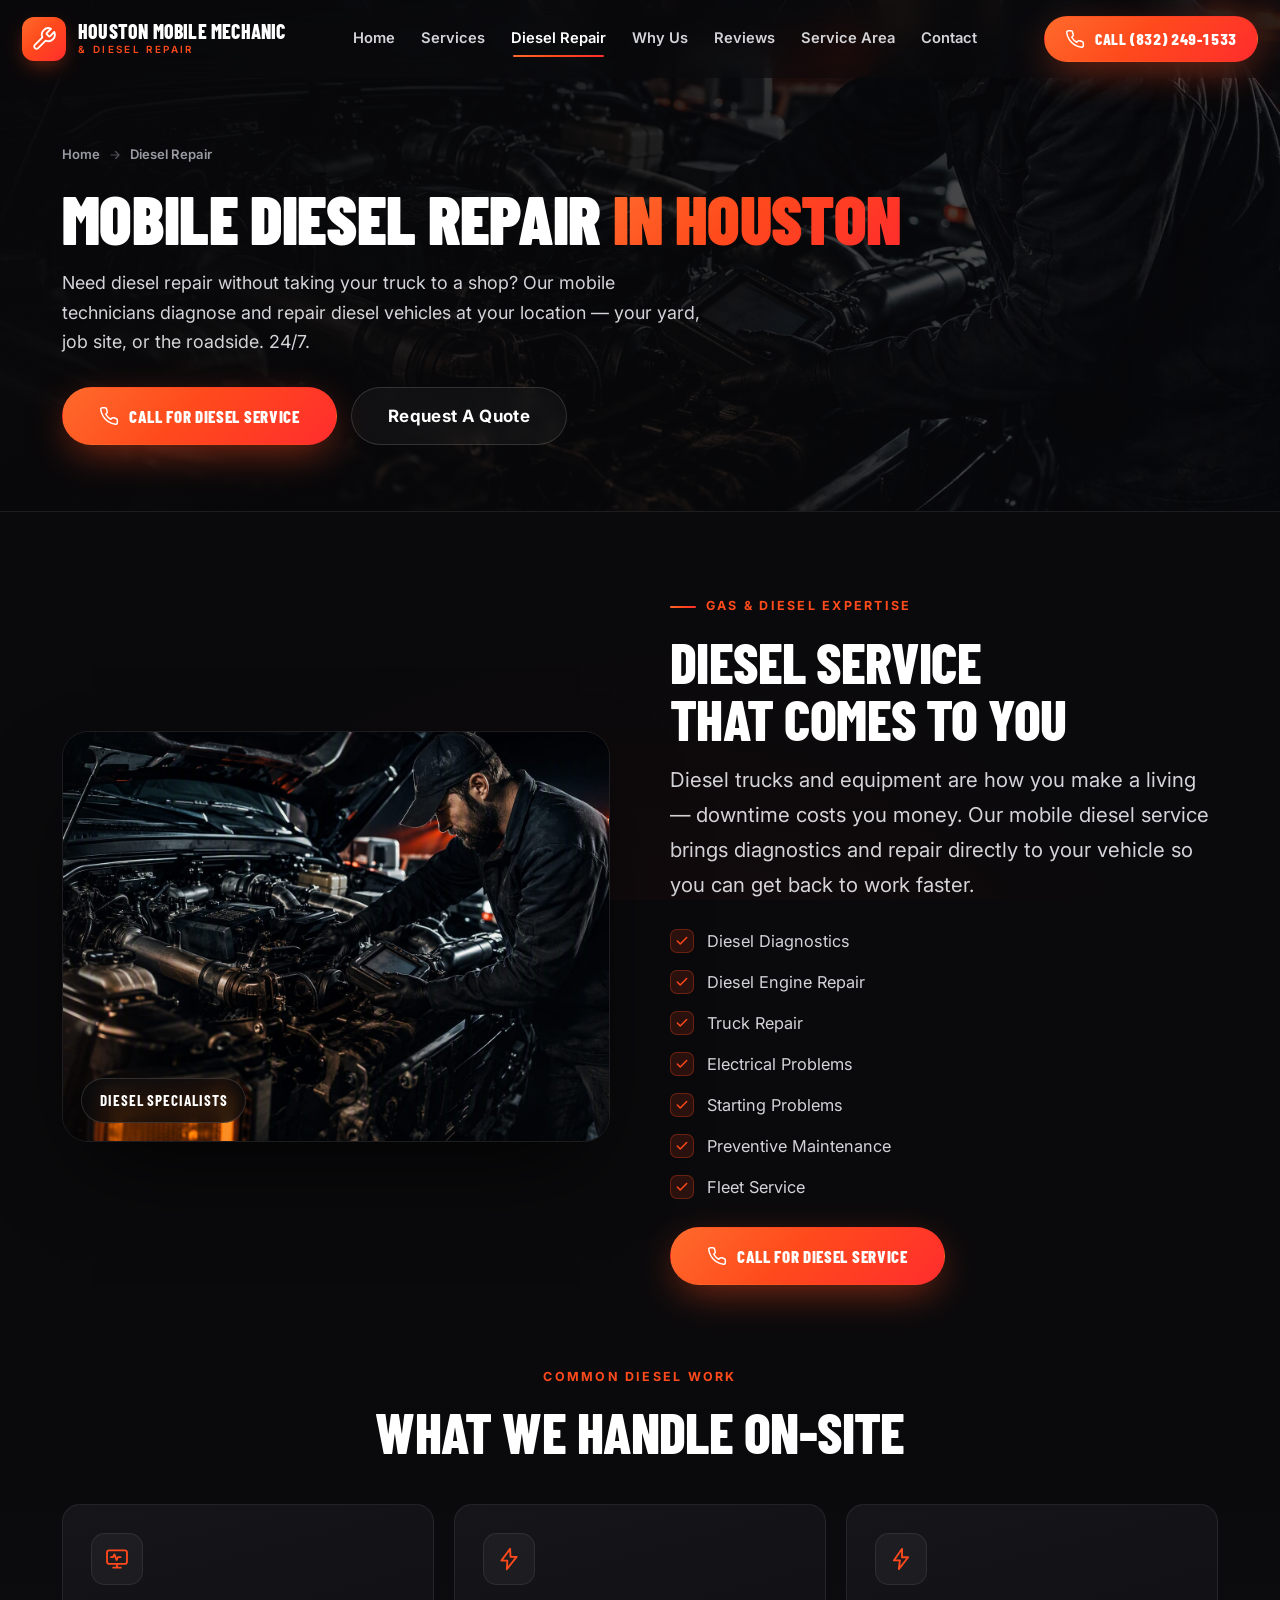
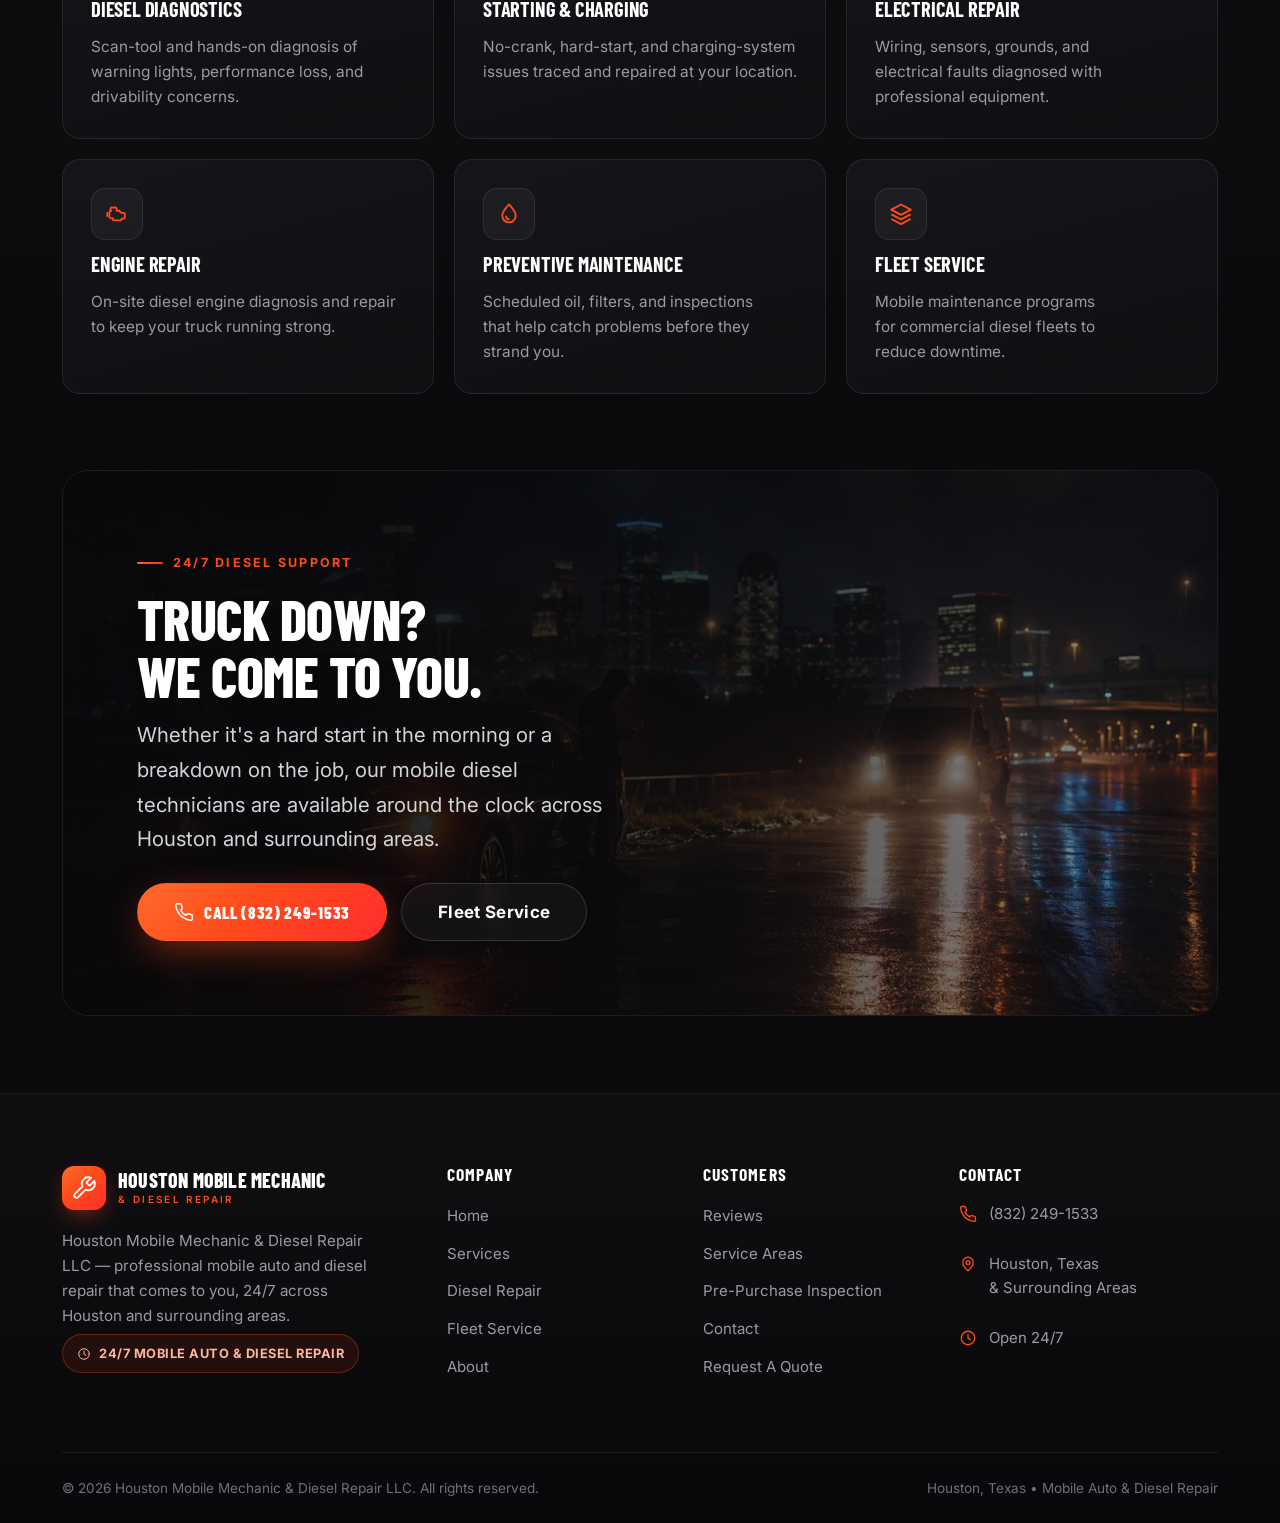
<file: diesel-repair.html>
<!DOCTYPE html>
<html lang="en">
<head>
<meta charset="UTF-8">
<meta name="viewport" content="width=device-width, initial-scale=1.0">
<script>document.documentElement.classList.add('js');</script>
<title>Mobile Diesel Repair Houston | Diesel Mechanic That Comes To You — 24/7</title>
<meta name="description" content="Mobile diesel mechanic in Houston. On-site diesel diagnostics, engine repair, electrical & starting problems, preventive maintenance, truck and fleet service — 24/7. Call (832) 249-1533.">
<meta name="theme-color" content="#0a0a0c">
<link rel="canonical" href="https://www.houstonmobilemechanic.example/diesel-repair.html">
<meta property="og:type" content="website">
<meta property="og:site_name" content="Houston Mobile Mechanic & Diesel Repair LLC">
<meta property="og:title" content="Mobile Diesel Repair in Houston | Diesel Mechanic On-Site">
<meta property="og:description" content="Mobile diesel mechanic in Houston. On-site diesel diagnostics, engine repair, electrical & starting problems, preventive maintenance, truck and fleet service — 24/7. Call (832) 249-1533.">
<meta property="og:url" content="https://www.houstonmobilemechanic.example/diesel-repair.html">
<meta property="og:image" content="https://www.houstonmobilemechanic.example/assets/img/diesel-repair.jpg">
<meta property="og:locale" content="en_US">
<meta name="twitter:card" content="summary_large_image">
<meta name="twitter:title" content="Mobile Diesel Repair in Houston | Diesel Mechanic On-Site">
<meta name="twitter:description" content="Mobile diesel mechanic in Houston. On-site diesel diagnostics, engine repair, electrical & starting problems, preventive maintenance, truck and fleet service — 24/7. Call (832) 249-1533.">
<meta name="twitter:image" content="https://www.houstonmobilemechanic.example/assets/img/diesel-repair.jpg">
<link rel="preconnect" href="https://fonts.googleapis.com">
<link rel="preconnect" href="https://fonts.gstatic.com" crossorigin>
<link rel="stylesheet" href="assets/css/styles.css">
<link rel="icon" href="data:image/svg+xml,%3Csvg xmlns='http://www.w3.org/2000/svg' viewBox='0 0 24 24'%3E%3Crect width='24' height='24' rx='5' fill='%23ff4a1c'/%3E%3Cpath d='M14.7 6.3a1 1 0 0 0 0 1.4l1.6 1.6a1 1 0 0 0 1.4 0l3.77-3.77a6 6 0 0 1-7.94 7.94l-6.91 6.91a2.12 2.12 0 0 1-3-3l6.91-6.91a6 6 0 0 1 7.94-7.94l-3.76 3.76z' fill='none' stroke='white' stroke-width='1.6' stroke-linejoin='round' transform='scale(0.82) translate(2.5,2.5)'/%3E%3C/svg%3E">
<script type="application/ld+json">
{
  "@context": "https://schema.org",
  "@type": "AutoRepair",
  "name": "Houston Mobile Mechanic & Diesel Repair LLC",
  "telephone": "+1-832-249-1533",
  "url": "https://www.houstonmobilemechanic.example/",
  "priceRange": "$$",
  "address": {
    "@type": "PostalAddress",
    "addressLocality": "Houston",
    "addressRegion": "TX",
    "addressCountry": "US"
  },
  "openingHoursSpecification": [
    {
      "@type": "OpeningHoursSpecification",
      "dayOfWeek": [
        "Monday",
        "Tuesday",
        "Wednesday",
        "Thursday",
        "Friday",
        "Saturday",
        "Sunday"
      ],
      "opens": "00:00",
      "closes": "23:59"
    }
  ],
  "areaServed": [
    {
      "@type": "City",
      "name": "Houston"
    },
    {
      "@type": "City",
      "name": "Bellaire"
    },
    {
      "@type": "City",
      "name": "Katy"
    },
    {
      "@type": "City",
      "name": "Sugar Land"
    },
    {
      "@type": "City",
      "name": "The Woodlands"
    },
    {
      "@type": "City",
      "name": "Pearland"
    },
    {
      "@type": "City",
      "name": "Cypress"
    },
    {
      "@type": "City",
      "name": "Fulshear"
    },
    {
      "@type": "City",
      "name": "Channelview"
    }
  ]
}
</script>
<script type="application/ld+json">
{
  "@context": "https://schema.org",
  "@type": "BreadcrumbList",
  "itemListElement": [
    {
      "@type": "ListItem",
      "position": 1,
      "name": "Home",
      "item": "https://www.houstonmobilemechanic.example/index.html"
    },
    {
      "@type": "ListItem",
      "position": 2,
      "name": "Diesel Repair",
      "item": "https://www.houstonmobilemechanic.example/diesel-repair.html"
    }
  ]
}
</script>
</head>
<body>

<a class="skip-link" href="#main">Skip to main content</a>

<svg width="0" height="0" style="position:absolute" aria-hidden="true" focusable="false">
  <defs>
    <symbol id="i-wrench" viewBox="0 0 24 24" fill="none" stroke="currentColor" stroke-width="1.7" stroke-linecap="round" stroke-linejoin="round"><path d="M14.7 6.3a1 1 0 0 0 0 1.4l1.6 1.6a1 1 0 0 0 1.4 0l3.77-3.77a6 6 0 0 1-7.94 7.94l-6.91 6.91a2.12 2.12 0 0 1-3-3l6.91-6.91a6 6 0 0 1 7.94-7.94l-3.76 3.76z"/></symbol>
    <symbol id="i-truck" viewBox="0 0 24 24" fill="none" stroke="currentColor" stroke-width="1.7" stroke-linecap="round" stroke-linejoin="round"><path d="M2.5 6.5h11v9h-11z"/><path d="M13.5 9.5h3.8l3.2 3.2v2.8h-7z"/><circle cx="7" cy="17.8" r="1.9"/><circle cx="17.4" cy="17.8" r="1.9"/></symbol>
    <symbol id="i-phone" viewBox="0 0 24 24" fill="none" stroke="currentColor" stroke-width="1.8" stroke-linecap="round" stroke-linejoin="round"><path d="M22 16.9v3a2 2 0 0 1-2.2 2 19.8 19.8 0 0 1-8.6-3.1 19.5 19.5 0 0 1-6-6A19.8 19.8 0 0 1 2.1 4.2 2 2 0 0 1 4.1 2h3a2 2 0 0 1 2 1.7c.1 1 .4 1.9.7 2.8a2 2 0 0 1-.5 2.1L8.1 9.9a16 16 0 0 0 6 6l1.3-1.3a2 2 0 0 1 2.1-.4c.9.3 1.8.6 2.8.7a2 2 0 0 1 1.7 2z"/></symbol>
    <symbol id="i-star" viewBox="0 0 24 24" fill="currentColor"><path d="M12 2.2l2.9 6.1 6.6.8-4.9 4.6 1.3 6.6L12 17.9 6.1 20.9l1.3-6.6L2.5 9.1l6.6-.8z"/></symbol>
    <symbol id="i-check" viewBox="0 0 24 24" fill="none" stroke="currentColor" stroke-width="2.6" stroke-linecap="round" stroke-linejoin="round"><path d="M20 6L9 17l-5-5"/></symbol>
    <symbol id="i-arrow" viewBox="0 0 24 24" fill="none" stroke="currentColor" stroke-width="2" stroke-linecap="round" stroke-linejoin="round"><path d="M5 12h14M13 6l6 6-6 6"/></symbol>
    <symbol id="i-pin" viewBox="0 0 24 24" fill="none" stroke="currentColor" stroke-width="1.7" stroke-linecap="round" stroke-linejoin="round"><path d="M12 21s-7-5.6-7-11a7 7 0 0 1 14 0c0 5.4-7 11-7 11z"/><circle cx="12" cy="10" r="2.6"/></symbol>
    <symbol id="i-clock" viewBox="0 0 24 24" fill="none" stroke="currentColor" stroke-width="1.7" stroke-linecap="round" stroke-linejoin="round"><circle cx="12" cy="12" r="9"/><path d="M12 7v5.2l3.2 2"/></symbol>
    <symbol id="i-mail" viewBox="0 0 24 24" fill="none" stroke="currentColor" stroke-width="1.7" stroke-linecap="round" stroke-linejoin="round"><rect x="2.5" y="5" width="19" height="14" rx="2.5"/><path d="M3.5 7l8.5 6 8.5-6"/></symbol>
    <symbol id="i-bolt" viewBox="0 0 24 24" fill="none" stroke="currentColor" stroke-width="1.7" stroke-linecap="round" stroke-linejoin="round"><path d="M13 2.5L5 13.5h5.5L10 21.5 19 10h-5.6z"/></symbol>
    <symbol id="i-chat" viewBox="0 0 24 24" fill="none" stroke="currentColor" stroke-width="1.7" stroke-linecap="round" stroke-linejoin="round"><path d="M21 12a8 8 0 0 1-8 8H8l-4.5 3V12a8 8 0 1 1 17.5 0z"/><path d="M8.5 11.5h7M8.5 14.5h4"/></symbol>
    <symbol id="i-shield" viewBox="0 0 24 24" fill="none" stroke="currentColor" stroke-width="1.7" stroke-linecap="round" stroke-linejoin="round"><path d="M12 3l7.5 3v5.5c0 4.6-3.1 8-7.5 9.5-4.4-1.5-7.5-4.9-7.5-9.5V6z"/><path d="M9 12l2.2 2.2L15.5 10"/></symbol>
    <symbol id="i-home" viewBox="0 0 24 24" fill="none" stroke="currentColor" stroke-width="1.7" stroke-linecap="round" stroke-linejoin="round"><path d="M4 11l8-6.2 8 6.2"/><path d="M6 10v9a1 1 0 0 0 1 1h3.5v-5.5h3V20H17a1 1 0 0 0 1-1v-9"/></symbol>
    <symbol id="i-nav" viewBox="0 0 24 24" fill="none" stroke="currentColor" stroke-width="1.7" stroke-linecap="round" stroke-linejoin="round"><path d="M3.5 11.5L20.5 3.5l-8 17-2-7z"/></symbol>
    <symbol id="i-plus" viewBox="0 0 24 24" fill="none" stroke="currentColor" stroke-width="2.4" stroke-linecap="round"><path d="M12 5v14M5 12h14"/></symbol>
    <symbol id="i-quote" viewBox="0 0 24 24" fill="currentColor"><path d="M9.5 6C6.5 7.4 5 10 5 13.2V18h5.6v-5.6H8.2c0-2 .9-3.4 2.7-4.3zm9 0c-3 1.4-4.5 4-4.5 7.2V18h5.6v-5.6h-2.4c0-2 .9-3.4 2.7-4.3z"/></symbol>
    <!-- service icons -->
    <symbol id="i-diag" viewBox="0 0 24 24" fill="none" stroke="currentColor" stroke-width="1.7" stroke-linecap="round" stroke-linejoin="round"><rect x="2.8" y="4" width="18.4" height="12.5" rx="2"/><path d="M8.5 20h7M12 16.5V20"/><path d="M6.4 10.3h1.9l1.3-2.6 2 5.2 1.3-2.6h2.4"/></symbol>
    <symbol id="i-engine" viewBox="0 0 24 24" fill="none" stroke="currentColor" stroke-width="1.7" stroke-linecap="round" stroke-linejoin="round"><path d="M6 9V7.2A1.2 1.2 0 0 1 7.2 6h3.3a1.2 1.2 0 0 1 1.2 1.2V9h2.4l1.8 1.9h2.3a1 1 0 0 1 1 1v3.4a1 1 0 0 1-1 1h-1.6l-1.2 1.6H8.5V16H6.6A1.6 1.6 0 0 1 5 14.4v-3.8A1.6 1.6 0 0 1 6.6 9z"/><path d="M3 11v3"/></symbol>
    <symbol id="i-brake" viewBox="0 0 24 24" fill="none" stroke="currentColor" stroke-width="1.7" stroke-linecap="round" stroke-linejoin="round"><circle cx="12" cy="12" r="8.3"/><circle cx="12" cy="12" r="3.2"/><path d="M12 3.7v2.4M12 17.9v2.4M3.7 12h2.4M17.9 12h2.4"/></symbol>
    <symbol id="i-battery" viewBox="0 0 24 24" fill="none" stroke="currentColor" stroke-width="1.7" stroke-linecap="round" stroke-linejoin="round"><rect x="2.5" y="7" width="16" height="10" rx="2.2"/><path d="M21.5 10.5v3"/><path d="M6.4 10.6v2.8M5 12h2.8M13.6 12h2.8"/></symbol>
    <symbol id="i-alt" viewBox="0 0 24 24" fill="none" stroke="currentColor" stroke-width="1.7" stroke-linecap="round" stroke-linejoin="round"><circle cx="12" cy="12" r="8.6"/><path d="M12.8 6.8L9.4 12.4h3.1l-.7 4.8 3.6-5.7h-3.2z"/></symbol>
    <symbol id="i-elec" viewBox="0 0 24 24" fill="none" stroke="currentColor" stroke-width="1.7" stroke-linecap="round" stroke-linejoin="round"><path d="M13 2.6L5.4 13.3H11l-1 8.1 8.6-11H12.9z"/></symbol>
    <symbol id="i-snow" viewBox="0 0 24 24" fill="none" stroke="currentColor" stroke-width="1.7" stroke-linecap="round" stroke-linejoin="round"><path d="M12 2.5v19M4 7l16 10M20 7L4 17"/><path d="M12 6.2l2-2M12 6.2l-2-2M12 17.8l2 2M12 17.8l-2 2"/></symbol>
    <symbol id="i-oil" viewBox="0 0 24 24" fill="none" stroke="currentColor" stroke-width="1.7" stroke-linecap="round" stroke-linejoin="round"><path d="M12 3.2s6.2 6.5 6.2 10.4A6.2 6.2 0 0 1 5.8 13.6C5.8 9.7 12 3.2 12 3.2z"/><path d="M9.3 14.2a2.8 2.8 0 0 0 2.6 2.7"/></symbol>
    <symbol id="i-gear" viewBox="0 0 24 24" fill="none" stroke="currentColor" stroke-width="1.7" stroke-linecap="round" stroke-linejoin="round"><circle cx="12" cy="12" r="3.3"/><path d="M12 2.6v2.3M12 19.1v2.3M21.4 12h-2.3M4.9 12H2.6M18.6 5.4L17 7M7 17l-1.6 1.6M18.6 18.6L17 17M7 7L5.4 5.4"/></symbol>
    <symbol id="i-clipboard" viewBox="0 0 24 24" fill="none" stroke="currentColor" stroke-width="1.7" stroke-linecap="round" stroke-linejoin="round"><rect x="5" y="4.6" width="14" height="16" rx="2.2"/><path d="M9.2 4.6V3.9A1.1 1.1 0 0 1 10.3 3h3.4a1.1 1.1 0 0 1 1.1 1v.7z"/><path d="M9 13.2l2.2 2.2L15.4 11"/></symbol>
    <symbol id="i-fuel" viewBox="0 0 24 24" fill="none" stroke="currentColor" stroke-width="1.7" stroke-linecap="round" stroke-linejoin="round"><path d="M4.5 21V6a2 2 0 0 1 2-2h3.8a2 2 0 0 1 2 2v15"/><path d="M3 21h11"/><path d="M6.6 8.4h3.6"/><path d="M12.3 10.5h3.4a1.6 1.6 0 0 1 1.6 1.6v5.6a1.5 1.5 0 0 0 3 0V11l-2.2-2.4"/></symbol>
    <symbol id="i-layers" viewBox="0 0 24 24" fill="none" stroke="currentColor" stroke-width="1.7" stroke-linecap="round" stroke-linejoin="round"><path d="M12 3.2l9 4.8-9 4.8-9-4.8z"/><path d="M3.6 12.6L12 17l8.4-4.4"/><path d="M3.6 16.9L12 21.3l8.4-4.4"/></symbol>
    <symbol id="i-warn" viewBox="0 0 24 24" fill="none" stroke="currentColor" stroke-width="1.7" stroke-linecap="round" stroke-linejoin="round"><path d="M12 3.5L21.5 20H2.5z"/><path d="M12 9.5v4.2M12 17h.01"/></symbol>
  </defs>
</svg>


<header class="header" id="header">
  <div class="container">
    <a href="index.html" class="logo" aria-label="Houston Mobile Mechanic & Diesel Repair — home">
      <span class="logo-mark"><svg><use href="#i-wrench"/></svg></span>
      <span class="logo-text">
        <span class="lt-1">Houston Mobile Mechanic</span>
        <span class="lt-2">&amp; Diesel Repair</span>
      </span>
    </a>

    <nav class="nav" aria-label="Primary navigation">
      <a href="index.html">Home</a>
      <a href="services.html">Services</a>
      <a href="diesel-repair.html" class="active" aria-current="page">Diesel Repair</a>
      <a href="#why">Why Us</a>
      <a href="reviews.html">Reviews</a>
      <a href="service-areas.html">Service Area</a>
      <a href="contact.html">Contact</a>
    </nav>

    <div class="header-cta">
      <div class="header-emergency">
        <span class="he-1"><span class="pulse-dot" aria-hidden="true"></span> 24/7 Emergency Service</span>
        <a href="tel:+18322491533" class="he-2">(832) 249-1533</a>
      </div>
      <a href="tel:+18322491533" class="btn btn-primary btn-call">
        <svg><use href="#i-phone"/></svg>
        <span class="btn-label-long">Call <span class="phone-num">(832) 249-1533</span></span>
        <span class="btn-label-short">Call Now</span>
      </a>
      <button class="hamburger" id="hamburger" aria-label="Open menu" aria-expanded="false" aria-controls="mobile-nav">
        <span></span><span></span><span></span>
      </button>
    </div>
  </div>
</header>


<nav class="mobile-nav" id="mobile-nav" aria-label="Mobile navigation">
  <a class="mn-link" href="index.html">Home <svg><use href="#i-arrow"/></svg></a>
  <a class="mn-link" href="services.html">Services <svg><use href="#i-arrow"/></svg></a>
  <a class="mn-link active" href="diesel-repair.html" aria-current="page">Diesel Repair <svg><use href="#i-arrow"/></svg></a>
  <a class="mn-link" href="fleet-repair.html">Fleet Repair <svg><use href="#i-arrow"/></svg></a>
  <a class="mn-link" href="pre-purchase-inspection.html">Inspections <svg><use href="#i-arrow"/></svg></a>
  <a class="mn-link" href="reviews.html">Reviews <svg><use href="#i-arrow"/></svg></a>
  <a class="mn-link" href="service-areas.html">Service Area <svg><use href="#i-arrow"/></svg></a>
  <a class="mn-link" href="about.html">About <svg><use href="#i-arrow"/></svg></a>
  <a class="mn-link" href="contact.html">Contact <svg><use href="#i-arrow"/></svg></a>
  <div class="mn-cta">
    <a href="tel:+18322491533" class="btn btn-primary btn-call btn-lg"><svg><use href="#i-phone"/></svg> Call (832) 249-1533</a>
    <a href="#quote" class="btn btn-secondary btn-lg">Request A Quote</a>
  </div>
</nav>


<main id="main">
<section class="page-hero">
  <div class="ph-bg"><img src="assets/img/diesel-repair.jpg" alt="Mobile diesel truck repair in Houston" width="1600" height="1067" fetchpriority="high" decoding="async"></div>
  <div class="container">
    <nav class="breadcrumb" aria-label="Breadcrumb"><a href="index.html">Home</a><svg aria-hidden="true"><use href="#i-arrow"/></svg><span>Diesel Repair</span></nav>
    <h1>Mobile Diesel Repair <span class="grad-text">In Houston</span></h1>
    <p class="ph-sub">Need diesel repair without taking your truck to a shop? Our mobile technicians diagnose and repair diesel vehicles at your location — your yard, job site, or the roadside. 24/7.</p>
    <div class="ph-cta">
      <a href="tel:+18322491533" class="btn btn-primary btn-call btn-lg"><svg><use href="#i-phone"/></svg> Call For Diesel Service</a>
      <a href="contact.html#quote" class="btn btn-secondary btn-lg">Request A Quote</a>
    </div>
  </div>
</section>

<section class="section">
  <div class="container">
    <div class="split reveal">
      <div class="split-media">
        <img src="assets/img/diesel-repair.jpg" alt="Technician servicing a diesel engine on-site" width="1600" height="1067" loading="lazy" decoding="async">
        <span class="media-tag">Diesel Specialists</span>
      </div>
      <div class="split-content">
        <span class="eyebrow">Gas &amp; Diesel Expertise</span>
        <h2>Diesel Service That Comes To You</h2>
        <p class="lead" style="margin-top:16px">Diesel trucks and equipment are how you make a living — downtime costs you money. Our mobile diesel service brings diagnostics and repair directly to your vehicle so you can get back to work faster.</p>
        <ul class="check-list">
          <li><span class="ci"><svg><use href="#i-check"/></svg></span> Diesel Diagnostics</li>
          <li><span class="ci"><svg><use href="#i-check"/></svg></span> Diesel Engine Repair</li>
          <li><span class="ci"><svg><use href="#i-check"/></svg></span> Truck Repair</li>
          <li><span class="ci"><svg><use href="#i-check"/></svg></span> Electrical Problems</li>
          <li><span class="ci"><svg><use href="#i-check"/></svg></span> Starting Problems</li>
          <li><span class="ci"><svg><use href="#i-check"/></svg></span> Preventive Maintenance</li>
          <li><span class="ci"><svg><use href="#i-check"/></svg></span> Fleet Service</li>
        </ul>
        <a href="tel:+18322491533" class="btn btn-primary btn-call btn-lg"><svg><use href="#i-phone"/></svg> Call For Diesel Service</a>
      </div>
    </div>
  </div>
</section>

<section class="section" style="background:linear-gradient(180deg, transparent, rgba(255,255,255,0.015), transparent)">
  <div class="container">
    <div class="section-head center reveal"><span class="eyebrow">Common Diesel Work</span><h2>What We Handle On-Site</h2></div>
    <div class="grid grid-3">
      <div class="card why-card reveal"><span class="why-icon"><svg><use href="#i-diag"/></svg></span><h3>Diesel Diagnostics</h3><p>Scan-tool and hands-on diagnosis of warning lights, performance loss, and drivability concerns.</p></div>
      <div class="card why-card reveal" data-delay="1"><span class="why-icon"><svg><use href="#i-bolt"/></svg></span><h3>Starting &amp; Charging</h3><p>No-crank, hard-start, and charging-system issues traced and repaired at your location.</p></div>
      <div class="card why-card reveal" data-delay="2"><span class="why-icon"><svg><use href="#i-elec"/></svg></span><h3>Electrical Repair</h3><p>Wiring, sensors, grounds, and electrical faults diagnosed with professional equipment.</p></div>
      <div class="card why-card reveal"><span class="why-icon"><svg><use href="#i-engine"/></svg></span><h3>Engine Repair</h3><p>On-site diesel engine diagnosis and repair to keep your truck running strong.</p></div>
      <div class="card why-card reveal" data-delay="1"><span class="why-icon"><svg><use href="#i-oil"/></svg></span><h3>Preventive Maintenance</h3><p>Scheduled oil, filters, and inspections that help catch problems before they strand you.</p></div>
      <div class="card why-card reveal" data-delay="2"><span class="why-icon"><svg><use href="#i-layers"/></svg></span><h3>Fleet Service</h3><p>Mobile maintenance programs for commercial diesel fleets to reduce downtime.</p></div>
    </div>
  </div>
</section>

<section class="section">
  <div class="container">
    <div class="feature-banner reveal">
      <img class="fb-bg" src="assets/img/roadside-night.jpg" alt="Mobile diesel service at night" width="1600" height="914" loading="lazy" decoding="async">
      <div class="fb-inner">
        <span class="eyebrow">24/7 Diesel Support</span>
        <h2>Truck Down? We Come To You.</h2>
        <p class="lead" style="margin-top:14px">Whether it's a hard start in the morning or a breakdown on the job, our mobile diesel technicians are available around the clock across Houston and surrounding areas.</p>
        <div style="display:flex;flex-wrap:wrap;gap:14px;margin-top:26px">
          <a href="tel:+18322491533" class="btn btn-primary btn-call btn-lg"><svg><use href="#i-phone"/></svg> Call (832) 249-1533</a>
          <a href="fleet-repair.html" class="btn btn-secondary btn-lg">Fleet Service</a>
        </div>
      </div>
    </div>
  </div>
</section>

</main>

<footer class="footer">
  <div class="container">
    <div class="footer-top">
      <div class="footer-brand">
        <a href="index.html" class="logo" aria-label="Houston Mobile Mechanic home">
          <span class="logo-mark"><svg><use href="#i-wrench"/></svg></span>
          <span class="logo-text"><span class="lt-1">Houston Mobile Mechanic</span><span class="lt-2">&amp; Diesel Repair</span></span>
        </a>
        <p>Houston Mobile Mechanic &amp; Diesel Repair LLC — professional mobile auto and diesel repair that comes to you, 24/7 across Houston and surrounding areas.</p>
        <span class="footer-tag"><svg style="width:14px;height:14px" aria-hidden="true"><use href="#i-clock"/></svg> 24/7 Mobile Auto &amp; Diesel Repair</span>
      </div>

      <div class="footer-col">
        <h4>Company</h4>
        <ul>
          <li><a href="index.html">Home</a></li>
          <li><a href="services.html">Services</a></li>
          <li><a href="diesel-repair.html">Diesel Repair</a></li>
          <li><a href="fleet-repair.html">Fleet Service</a></li>
          <li><a href="about.html">About</a></li>
        </ul>
      </div>

      <div class="footer-col">
        <h4>Customers</h4>
        <ul>
          <li><a href="reviews.html">Reviews</a></li>
          <li><a href="service-areas.html">Service Areas</a></li>
          <li><a href="pre-purchase-inspection.html">Pre-Purchase Inspection</a></li>
          <li><a href="contact.html">Contact</a></li>
          <li><a href="#quote">Request A Quote</a></li>
        </ul>
      </div>

      <div class="footer-col">
        <h4>Contact</h4>
        <ul class="footer-contact">
          <li><svg><use href="#i-phone"/></svg><a href="tel:+18322491533">(832) 249-1533</a></li>
          <li><svg><use href="#i-pin"/></svg><span>Houston, Texas<br>&amp; Surrounding Areas</span></li>
          <li><svg><use href="#i-clock"/></svg><span>Open 24/7</span></li>
        </ul>
      </div>
    </div>

    <div class="footer-bottom">
      <span>&copy; <span data-year>2026</span> Houston Mobile Mechanic &amp; Diesel Repair LLC. All rights reserved.</span>
      <span class="fb-note">Houston, Texas • Mobile Auto &amp; Diesel Repair</span>
    </div>
  </div>
</footer>


<div class="mobile-call-bar">
  <a href="tel:+18322491533" class="btn btn-primary btn-call mcb-call"><svg><use href="#i-phone"/></svg> Call Now</a>
  <a href="#quote" class="btn btn-secondary">Quote</a>
</div>


<script src="assets/js/script.js" defer></script>
</body>
</html>
</file>
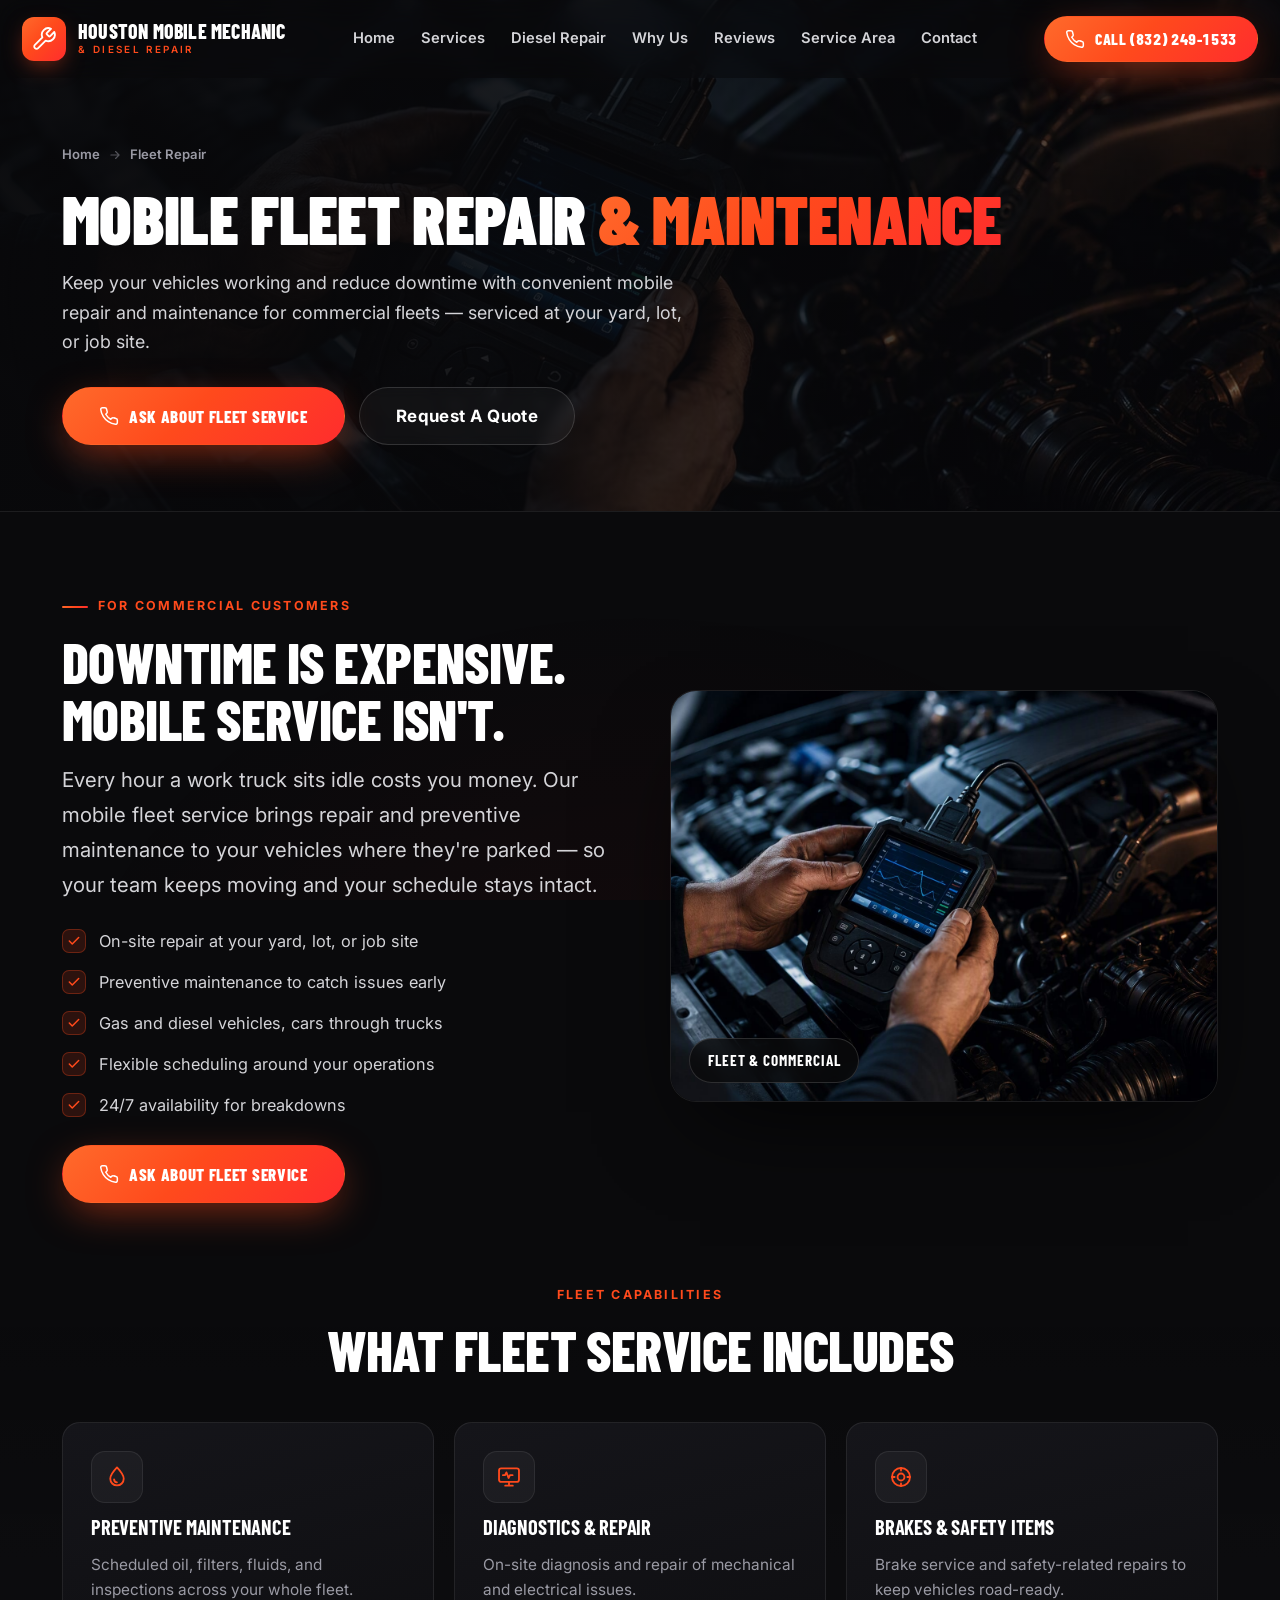
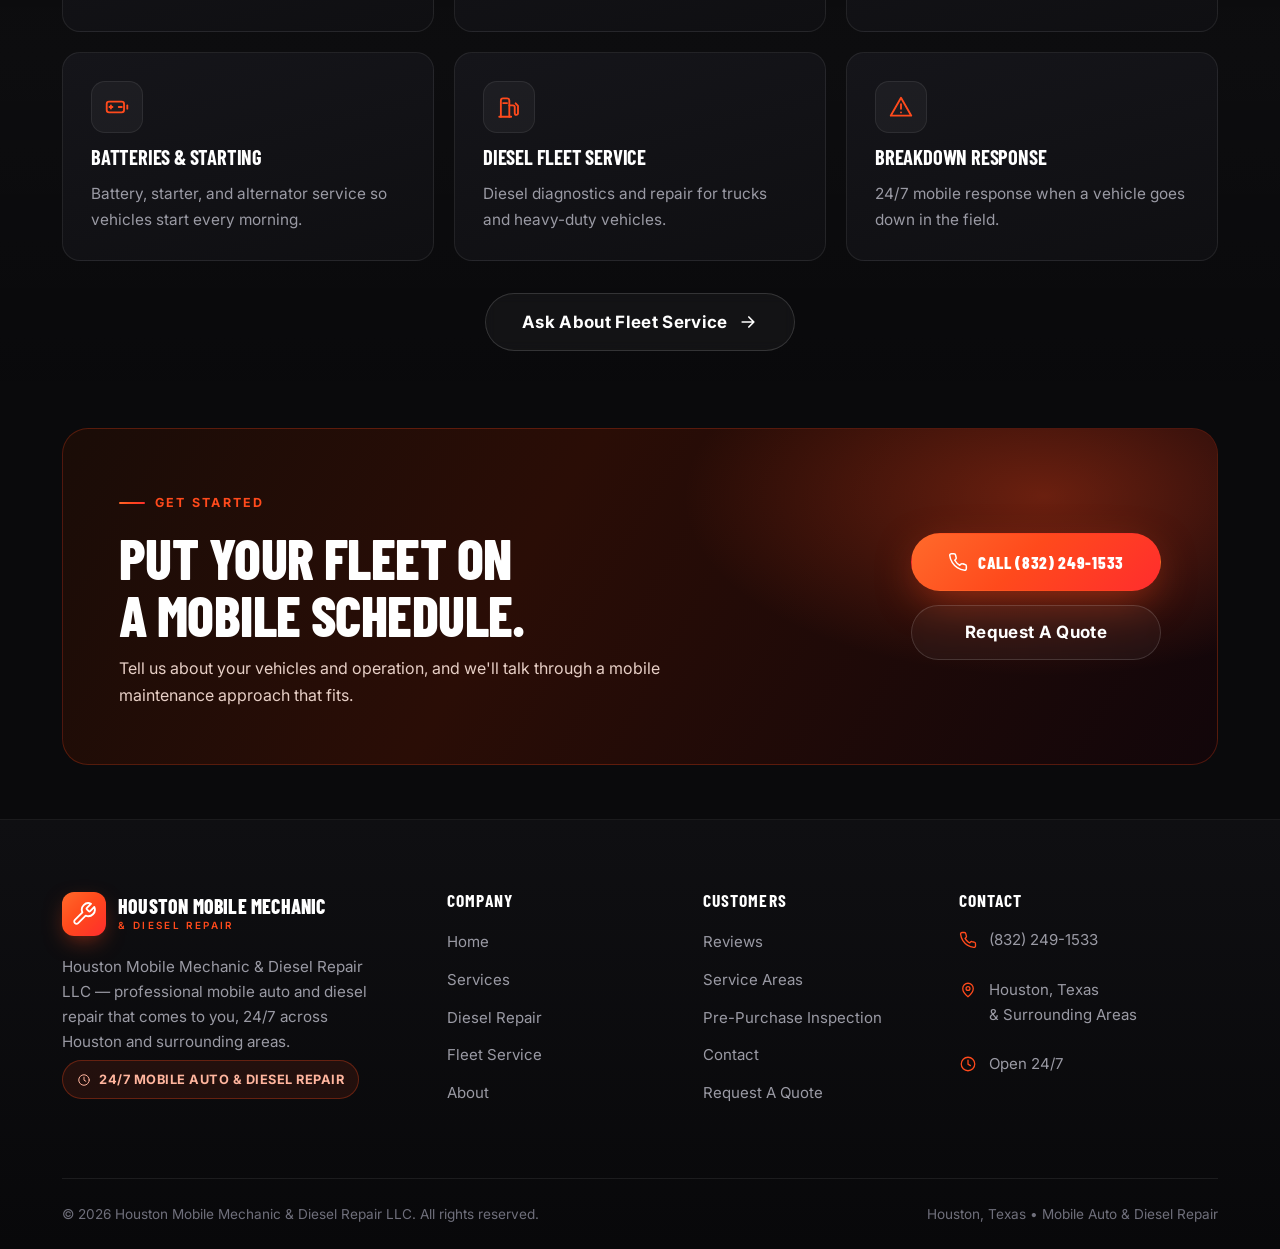
<file: fleet-repair.html>
<!DOCTYPE html>
<html lang="en">
<head>
<meta charset="UTF-8">
<meta name="viewport" content="width=device-width, initial-scale=1.0">
<script>document.documentElement.classList.add('js');</script>
<title>Mobile Fleet Repair & Maintenance Houston | Reduce Downtime — Houston Mobile Mechanic</title>
<meta name="description" content="Keep your commercial vehicles working with mobile fleet repair and maintenance in Houston. On-site service at your yard or job site, gas & diesel, 24/7. Call (832) 249-1533.">
<meta name="theme-color" content="#0a0a0c">
<link rel="canonical" href="https://www.houstonmobilemechanic.example/fleet-repair.html">
<meta property="og:type" content="website">
<meta property="og:site_name" content="Houston Mobile Mechanic & Diesel Repair LLC">
<meta property="og:title" content="Mobile Fleet Repair & Maintenance in Houston">
<meta property="og:description" content="Keep your commercial vehicles working with mobile fleet repair and maintenance in Houston. On-site service at your yard or job site, gas & diesel, 24/7. Call (832) 249-1533.">
<meta property="og:url" content="https://www.houstonmobilemechanic.example/fleet-repair.html">
<meta property="og:image" content="https://www.houstonmobilemechanic.example/assets/img/engine-diagnostics.jpg">
<meta property="og:locale" content="en_US">
<meta name="twitter:card" content="summary_large_image">
<meta name="twitter:title" content="Mobile Fleet Repair & Maintenance in Houston">
<meta name="twitter:description" content="Keep your commercial vehicles working with mobile fleet repair and maintenance in Houston. On-site service at your yard or job site, gas & diesel, 24/7. Call (832) 249-1533.">
<meta name="twitter:image" content="https://www.houstonmobilemechanic.example/assets/img/engine-diagnostics.jpg">
<link rel="preconnect" href="https://fonts.googleapis.com">
<link rel="preconnect" href="https://fonts.gstatic.com" crossorigin>
<link rel="stylesheet" href="assets/css/styles.css">
<link rel="icon" href="data:image/svg+xml,%3Csvg xmlns='http://www.w3.org/2000/svg' viewBox='0 0 24 24'%3E%3Crect width='24' height='24' rx='5' fill='%23ff4a1c'/%3E%3Cpath d='M14.7 6.3a1 1 0 0 0 0 1.4l1.6 1.6a1 1 0 0 0 1.4 0l3.77-3.77a6 6 0 0 1-7.94 7.94l-6.91 6.91a2.12 2.12 0 0 1-3-3l6.91-6.91a6 6 0 0 1 7.94-7.94l-3.76 3.76z' fill='none' stroke='white' stroke-width='1.6' stroke-linejoin='round' transform='scale(0.82) translate(2.5,2.5)'/%3E%3C/svg%3E">
<script type="application/ld+json">
{
  "@context": "https://schema.org",
  "@type": "AutoRepair",
  "name": "Houston Mobile Mechanic & Diesel Repair LLC",
  "telephone": "+1-832-249-1533",
  "url": "https://www.houstonmobilemechanic.example/",
  "priceRange": "$$",
  "address": {
    "@type": "PostalAddress",
    "addressLocality": "Houston",
    "addressRegion": "TX",
    "addressCountry": "US"
  },
  "openingHoursSpecification": [
    {
      "@type": "OpeningHoursSpecification",
      "dayOfWeek": [
        "Monday",
        "Tuesday",
        "Wednesday",
        "Thursday",
        "Friday",
        "Saturday",
        "Sunday"
      ],
      "opens": "00:00",
      "closes": "23:59"
    }
  ],
  "areaServed": [
    {
      "@type": "City",
      "name": "Houston"
    },
    {
      "@type": "City",
      "name": "Bellaire"
    },
    {
      "@type": "City",
      "name": "Katy"
    },
    {
      "@type": "City",
      "name": "Sugar Land"
    },
    {
      "@type": "City",
      "name": "The Woodlands"
    },
    {
      "@type": "City",
      "name": "Pearland"
    },
    {
      "@type": "City",
      "name": "Cypress"
    },
    {
      "@type": "City",
      "name": "Fulshear"
    },
    {
      "@type": "City",
      "name": "Channelview"
    }
  ]
}
</script>
<script type="application/ld+json">
{
  "@context": "https://schema.org",
  "@type": "BreadcrumbList",
  "itemListElement": [
    {
      "@type": "ListItem",
      "position": 1,
      "name": "Home",
      "item": "https://www.houstonmobilemechanic.example/index.html"
    },
    {
      "@type": "ListItem",
      "position": 2,
      "name": "Fleet Repair",
      "item": "https://www.houstonmobilemechanic.example/fleet-repair.html"
    }
  ]
}
</script>
</head>
<body>

<a class="skip-link" href="#main">Skip to main content</a>

<svg width="0" height="0" style="position:absolute" aria-hidden="true" focusable="false">
  <defs>
    <symbol id="i-wrench" viewBox="0 0 24 24" fill="none" stroke="currentColor" stroke-width="1.7" stroke-linecap="round" stroke-linejoin="round"><path d="M14.7 6.3a1 1 0 0 0 0 1.4l1.6 1.6a1 1 0 0 0 1.4 0l3.77-3.77a6 6 0 0 1-7.94 7.94l-6.91 6.91a2.12 2.12 0 0 1-3-3l6.91-6.91a6 6 0 0 1 7.94-7.94l-3.76 3.76z"/></symbol>
    <symbol id="i-truck" viewBox="0 0 24 24" fill="none" stroke="currentColor" stroke-width="1.7" stroke-linecap="round" stroke-linejoin="round"><path d="M2.5 6.5h11v9h-11z"/><path d="M13.5 9.5h3.8l3.2 3.2v2.8h-7z"/><circle cx="7" cy="17.8" r="1.9"/><circle cx="17.4" cy="17.8" r="1.9"/></symbol>
    <symbol id="i-phone" viewBox="0 0 24 24" fill="none" stroke="currentColor" stroke-width="1.8" stroke-linecap="round" stroke-linejoin="round"><path d="M22 16.9v3a2 2 0 0 1-2.2 2 19.8 19.8 0 0 1-8.6-3.1 19.5 19.5 0 0 1-6-6A19.8 19.8 0 0 1 2.1 4.2 2 2 0 0 1 4.1 2h3a2 2 0 0 1 2 1.7c.1 1 .4 1.9.7 2.8a2 2 0 0 1-.5 2.1L8.1 9.9a16 16 0 0 0 6 6l1.3-1.3a2 2 0 0 1 2.1-.4c.9.3 1.8.6 2.8.7a2 2 0 0 1 1.7 2z"/></symbol>
    <symbol id="i-star" viewBox="0 0 24 24" fill="currentColor"><path d="M12 2.2l2.9 6.1 6.6.8-4.9 4.6 1.3 6.6L12 17.9 6.1 20.9l1.3-6.6L2.5 9.1l6.6-.8z"/></symbol>
    <symbol id="i-check" viewBox="0 0 24 24" fill="none" stroke="currentColor" stroke-width="2.6" stroke-linecap="round" stroke-linejoin="round"><path d="M20 6L9 17l-5-5"/></symbol>
    <symbol id="i-arrow" viewBox="0 0 24 24" fill="none" stroke="currentColor" stroke-width="2" stroke-linecap="round" stroke-linejoin="round"><path d="M5 12h14M13 6l6 6-6 6"/></symbol>
    <symbol id="i-pin" viewBox="0 0 24 24" fill="none" stroke="currentColor" stroke-width="1.7" stroke-linecap="round" stroke-linejoin="round"><path d="M12 21s-7-5.6-7-11a7 7 0 0 1 14 0c0 5.4-7 11-7 11z"/><circle cx="12" cy="10" r="2.6"/></symbol>
    <symbol id="i-clock" viewBox="0 0 24 24" fill="none" stroke="currentColor" stroke-width="1.7" stroke-linecap="round" stroke-linejoin="round"><circle cx="12" cy="12" r="9"/><path d="M12 7v5.2l3.2 2"/></symbol>
    <symbol id="i-mail" viewBox="0 0 24 24" fill="none" stroke="currentColor" stroke-width="1.7" stroke-linecap="round" stroke-linejoin="round"><rect x="2.5" y="5" width="19" height="14" rx="2.5"/><path d="M3.5 7l8.5 6 8.5-6"/></symbol>
    <symbol id="i-bolt" viewBox="0 0 24 24" fill="none" stroke="currentColor" stroke-width="1.7" stroke-linecap="round" stroke-linejoin="round"><path d="M13 2.5L5 13.5h5.5L10 21.5 19 10h-5.6z"/></symbol>
    <symbol id="i-chat" viewBox="0 0 24 24" fill="none" stroke="currentColor" stroke-width="1.7" stroke-linecap="round" stroke-linejoin="round"><path d="M21 12a8 8 0 0 1-8 8H8l-4.5 3V12a8 8 0 1 1 17.5 0z"/><path d="M8.5 11.5h7M8.5 14.5h4"/></symbol>
    <symbol id="i-shield" viewBox="0 0 24 24" fill="none" stroke="currentColor" stroke-width="1.7" stroke-linecap="round" stroke-linejoin="round"><path d="M12 3l7.5 3v5.5c0 4.6-3.1 8-7.5 9.5-4.4-1.5-7.5-4.9-7.5-9.5V6z"/><path d="M9 12l2.2 2.2L15.5 10"/></symbol>
    <symbol id="i-home" viewBox="0 0 24 24" fill="none" stroke="currentColor" stroke-width="1.7" stroke-linecap="round" stroke-linejoin="round"><path d="M4 11l8-6.2 8 6.2"/><path d="M6 10v9a1 1 0 0 0 1 1h3.5v-5.5h3V20H17a1 1 0 0 0 1-1v-9"/></symbol>
    <symbol id="i-nav" viewBox="0 0 24 24" fill="none" stroke="currentColor" stroke-width="1.7" stroke-linecap="round" stroke-linejoin="round"><path d="M3.5 11.5L20.5 3.5l-8 17-2-7z"/></symbol>
    <symbol id="i-plus" viewBox="0 0 24 24" fill="none" stroke="currentColor" stroke-width="2.4" stroke-linecap="round"><path d="M12 5v14M5 12h14"/></symbol>
    <symbol id="i-quote" viewBox="0 0 24 24" fill="currentColor"><path d="M9.5 6C6.5 7.4 5 10 5 13.2V18h5.6v-5.6H8.2c0-2 .9-3.4 2.7-4.3zm9 0c-3 1.4-4.5 4-4.5 7.2V18h5.6v-5.6h-2.4c0-2 .9-3.4 2.7-4.3z"/></symbol>
    <!-- service icons -->
    <symbol id="i-diag" viewBox="0 0 24 24" fill="none" stroke="currentColor" stroke-width="1.7" stroke-linecap="round" stroke-linejoin="round"><rect x="2.8" y="4" width="18.4" height="12.5" rx="2"/><path d="M8.5 20h7M12 16.5V20"/><path d="M6.4 10.3h1.9l1.3-2.6 2 5.2 1.3-2.6h2.4"/></symbol>
    <symbol id="i-engine" viewBox="0 0 24 24" fill="none" stroke="currentColor" stroke-width="1.7" stroke-linecap="round" stroke-linejoin="round"><path d="M6 9V7.2A1.2 1.2 0 0 1 7.2 6h3.3a1.2 1.2 0 0 1 1.2 1.2V9h2.4l1.8 1.9h2.3a1 1 0 0 1 1 1v3.4a1 1 0 0 1-1 1h-1.6l-1.2 1.6H8.5V16H6.6A1.6 1.6 0 0 1 5 14.4v-3.8A1.6 1.6 0 0 1 6.6 9z"/><path d="M3 11v3"/></symbol>
    <symbol id="i-brake" viewBox="0 0 24 24" fill="none" stroke="currentColor" stroke-width="1.7" stroke-linecap="round" stroke-linejoin="round"><circle cx="12" cy="12" r="8.3"/><circle cx="12" cy="12" r="3.2"/><path d="M12 3.7v2.4M12 17.9v2.4M3.7 12h2.4M17.9 12h2.4"/></symbol>
    <symbol id="i-battery" viewBox="0 0 24 24" fill="none" stroke="currentColor" stroke-width="1.7" stroke-linecap="round" stroke-linejoin="round"><rect x="2.5" y="7" width="16" height="10" rx="2.2"/><path d="M21.5 10.5v3"/><path d="M6.4 10.6v2.8M5 12h2.8M13.6 12h2.8"/></symbol>
    <symbol id="i-alt" viewBox="0 0 24 24" fill="none" stroke="currentColor" stroke-width="1.7" stroke-linecap="round" stroke-linejoin="round"><circle cx="12" cy="12" r="8.6"/><path d="M12.8 6.8L9.4 12.4h3.1l-.7 4.8 3.6-5.7h-3.2z"/></symbol>
    <symbol id="i-elec" viewBox="0 0 24 24" fill="none" stroke="currentColor" stroke-width="1.7" stroke-linecap="round" stroke-linejoin="round"><path d="M13 2.6L5.4 13.3H11l-1 8.1 8.6-11H12.9z"/></symbol>
    <symbol id="i-snow" viewBox="0 0 24 24" fill="none" stroke="currentColor" stroke-width="1.7" stroke-linecap="round" stroke-linejoin="round"><path d="M12 2.5v19M4 7l16 10M20 7L4 17"/><path d="M12 6.2l2-2M12 6.2l-2-2M12 17.8l2 2M12 17.8l-2 2"/></symbol>
    <symbol id="i-oil" viewBox="0 0 24 24" fill="none" stroke="currentColor" stroke-width="1.7" stroke-linecap="round" stroke-linejoin="round"><path d="M12 3.2s6.2 6.5 6.2 10.4A6.2 6.2 0 0 1 5.8 13.6C5.8 9.7 12 3.2 12 3.2z"/><path d="M9.3 14.2a2.8 2.8 0 0 0 2.6 2.7"/></symbol>
    <symbol id="i-gear" viewBox="0 0 24 24" fill="none" stroke="currentColor" stroke-width="1.7" stroke-linecap="round" stroke-linejoin="round"><circle cx="12" cy="12" r="3.3"/><path d="M12 2.6v2.3M12 19.1v2.3M21.4 12h-2.3M4.9 12H2.6M18.6 5.4L17 7M7 17l-1.6 1.6M18.6 18.6L17 17M7 7L5.4 5.4"/></symbol>
    <symbol id="i-clipboard" viewBox="0 0 24 24" fill="none" stroke="currentColor" stroke-width="1.7" stroke-linecap="round" stroke-linejoin="round"><rect x="5" y="4.6" width="14" height="16" rx="2.2"/><path d="M9.2 4.6V3.9A1.1 1.1 0 0 1 10.3 3h3.4a1.1 1.1 0 0 1 1.1 1v.7z"/><path d="M9 13.2l2.2 2.2L15.4 11"/></symbol>
    <symbol id="i-fuel" viewBox="0 0 24 24" fill="none" stroke="currentColor" stroke-width="1.7" stroke-linecap="round" stroke-linejoin="round"><path d="M4.5 21V6a2 2 0 0 1 2-2h3.8a2 2 0 0 1 2 2v15"/><path d="M3 21h11"/><path d="M6.6 8.4h3.6"/><path d="M12.3 10.5h3.4a1.6 1.6 0 0 1 1.6 1.6v5.6a1.5 1.5 0 0 0 3 0V11l-2.2-2.4"/></symbol>
    <symbol id="i-layers" viewBox="0 0 24 24" fill="none" stroke="currentColor" stroke-width="1.7" stroke-linecap="round" stroke-linejoin="round"><path d="M12 3.2l9 4.8-9 4.8-9-4.8z"/><path d="M3.6 12.6L12 17l8.4-4.4"/><path d="M3.6 16.9L12 21.3l8.4-4.4"/></symbol>
    <symbol id="i-warn" viewBox="0 0 24 24" fill="none" stroke="currentColor" stroke-width="1.7" stroke-linecap="round" stroke-linejoin="round"><path d="M12 3.5L21.5 20H2.5z"/><path d="M12 9.5v4.2M12 17h.01"/></symbol>
  </defs>
</svg>


<header class="header" id="header">
  <div class="container">
    <a href="index.html" class="logo" aria-label="Houston Mobile Mechanic & Diesel Repair — home">
      <span class="logo-mark"><svg><use href="#i-wrench"/></svg></span>
      <span class="logo-text">
        <span class="lt-1">Houston Mobile Mechanic</span>
        <span class="lt-2">&amp; Diesel Repair</span>
      </span>
    </a>

    <nav class="nav" aria-label="Primary navigation">
      <a href="index.html">Home</a>
      <a href="services.html">Services</a>
      <a href="diesel-repair.html">Diesel Repair</a>
      <a href="#why">Why Us</a>
      <a href="reviews.html">Reviews</a>
      <a href="service-areas.html">Service Area</a>
      <a href="contact.html">Contact</a>
    </nav>

    <div class="header-cta">
      <div class="header-emergency">
        <span class="he-1"><span class="pulse-dot" aria-hidden="true"></span> 24/7 Emergency Service</span>
        <a href="tel:+18322491533" class="he-2">(832) 249-1533</a>
      </div>
      <a href="tel:+18322491533" class="btn btn-primary btn-call">
        <svg><use href="#i-phone"/></svg>
        <span class="btn-label-long">Call <span class="phone-num">(832) 249-1533</span></span>
        <span class="btn-label-short">Call Now</span>
      </a>
      <button class="hamburger" id="hamburger" aria-label="Open menu" aria-expanded="false" aria-controls="mobile-nav">
        <span></span><span></span><span></span>
      </button>
    </div>
  </div>
</header>


<nav class="mobile-nav" id="mobile-nav" aria-label="Mobile navigation">
  <a class="mn-link" href="index.html">Home <svg><use href="#i-arrow"/></svg></a>
  <a class="mn-link" href="services.html">Services <svg><use href="#i-arrow"/></svg></a>
  <a class="mn-link" href="diesel-repair.html">Diesel Repair <svg><use href="#i-arrow"/></svg></a>
  <a class="mn-link active" href="fleet-repair.html" aria-current="page">Fleet Repair <svg><use href="#i-arrow"/></svg></a>
  <a class="mn-link" href="pre-purchase-inspection.html">Inspections <svg><use href="#i-arrow"/></svg></a>
  <a class="mn-link" href="reviews.html">Reviews <svg><use href="#i-arrow"/></svg></a>
  <a class="mn-link" href="service-areas.html">Service Area <svg><use href="#i-arrow"/></svg></a>
  <a class="mn-link" href="about.html">About <svg><use href="#i-arrow"/></svg></a>
  <a class="mn-link" href="contact.html">Contact <svg><use href="#i-arrow"/></svg></a>
  <div class="mn-cta">
    <a href="tel:+18322491533" class="btn btn-primary btn-call btn-lg"><svg><use href="#i-phone"/></svg> Call (832) 249-1533</a>
    <a href="#quote" class="btn btn-secondary btn-lg">Request A Quote</a>
  </div>
</nav>


<main id="main">
<section class="page-hero">
  <div class="ph-bg"><img src="assets/img/engine-diagnostics.jpg" alt="Mobile fleet maintenance and diagnostics" width="1600" height="1067" fetchpriority="high" decoding="async"></div>
  <div class="container">
    <nav class="breadcrumb" aria-label="Breadcrumb"><a href="index.html">Home</a><svg aria-hidden="true"><use href="#i-arrow"/></svg><span>Fleet Repair</span></nav>
    <h1>Mobile Fleet Repair <span class="grad-text">&amp; Maintenance</span></h1>
    <p class="ph-sub">Keep your vehicles working and reduce downtime with convenient mobile repair and maintenance for commercial fleets — serviced at your yard, lot, or job site.</p>
    <div class="ph-cta">
      <a href="tel:+18322491533" class="btn btn-primary btn-call btn-lg"><svg><use href="#i-phone"/></svg> Ask About Fleet Service</a>
      <a href="contact.html#quote" class="btn btn-secondary btn-lg">Request A Quote</a>
    </div>
  </div>
</section>

<section class="section">
  <div class="container">
    <div class="split reveal">
      <div class="split-content">
        <span class="eyebrow">For Commercial Customers</span>
        <h2>Downtime Is Expensive. Mobile Service Isn't.</h2>
        <p class="lead" style="margin-top:16px">Every hour a work truck sits idle costs you money. Our mobile fleet service brings repair and preventive maintenance to your vehicles where they're parked — so your team keeps moving and your schedule stays intact.</p>
        <ul class="check-list">
          <li><span class="ci"><svg><use href="#i-check"/></svg></span> On-site repair at your yard, lot, or job site</li>
          <li><span class="ci"><svg><use href="#i-check"/></svg></span> Preventive maintenance to catch issues early</li>
          <li><span class="ci"><svg><use href="#i-check"/></svg></span> Gas and diesel vehicles, cars through trucks</li>
          <li><span class="ci"><svg><use href="#i-check"/></svg></span> Flexible scheduling around your operations</li>
          <li><span class="ci"><svg><use href="#i-check"/></svg></span> 24/7 availability for breakdowns</li>
        </ul>
        <a href="tel:+18322491533" class="btn btn-primary btn-call btn-lg"><svg><use href="#i-phone"/></svg> Ask About Fleet Service</a>
      </div>
      <div class="split-media">
        <img src="assets/img/engine-diagnostics.jpg" alt="Technician performing fleet vehicle diagnostics" width="1600" height="1067" loading="lazy" decoding="async">
        <span class="media-tag">Fleet &amp; Commercial</span>
      </div>
    </div>
  </div>
</section>

<section class="section" style="background:linear-gradient(180deg, transparent, rgba(255,255,255,0.015), transparent)">
  <div class="container">
    <div class="section-head center reveal"><span class="eyebrow">Fleet Capabilities</span><h2>What Fleet Service Includes</h2></div>
    <div class="grid grid-3">
      <div class="card why-card reveal"><span class="why-icon"><svg><use href="#i-oil"/></svg></span><h3>Preventive Maintenance</h3><p>Scheduled oil, filters, fluids, and inspections across your whole fleet.</p></div>
      <div class="card why-card reveal" data-delay="1"><span class="why-icon"><svg><use href="#i-diag"/></svg></span><h3>Diagnostics &amp; Repair</h3><p>On-site diagnosis and repair of mechanical and electrical issues.</p></div>
      <div class="card why-card reveal" data-delay="2"><span class="why-icon"><svg><use href="#i-brake"/></svg></span><h3>Brakes &amp; Safety Items</h3><p>Brake service and safety-related repairs to keep vehicles road-ready.</p></div>
      <div class="card why-card reveal"><span class="why-icon"><svg><use href="#i-battery"/></svg></span><h3>Batteries &amp; Starting</h3><p>Battery, starter, and alternator service so vehicles start every morning.</p></div>
      <div class="card why-card reveal" data-delay="1"><span class="why-icon"><svg><use href="#i-fuel"/></svg></span><h3>Diesel Fleet Service</h3><p>Diesel diagnostics and repair for trucks and heavy-duty vehicles.</p></div>
      <div class="card why-card reveal" data-delay="2"><span class="why-icon"><svg><use href="#i-warn"/></svg></span><h3>Breakdown Response</h3><p>24/7 mobile response when a vehicle goes down in the field.</p></div>
    </div>
    <div class="section-cta reveal">
      <a href="contact.html#quote" class="btn btn-secondary btn-lg">Ask About Fleet Service <svg><use href="#i-arrow"/></svg></a>
    </div>
  </div>
</section>

<section class="section section-tight">
  <div class="container">
    <div class="band reveal">
      <div class="band-inner">
        <div>
          <span class="eyebrow">Get Started</span>
          <h2>Put Your Fleet On A Mobile Schedule.</h2>
          <p>Tell us about your vehicles and operation, and we'll talk through a mobile maintenance approach that fits.</p>
        </div>
        <div class="band-cta">
          <a href="tel:+18322491533" class="btn btn-primary btn-call btn-lg"><svg><use href="#i-phone"/></svg> Call (832) 249-1533</a>
          <a href="contact.html#quote" class="btn btn-secondary btn-lg">Request A Quote</a>
        </div>
      </div>
    </div>
  </div>
</section>

</main>

<footer class="footer">
  <div class="container">
    <div class="footer-top">
      <div class="footer-brand">
        <a href="index.html" class="logo" aria-label="Houston Mobile Mechanic home">
          <span class="logo-mark"><svg><use href="#i-wrench"/></svg></span>
          <span class="logo-text"><span class="lt-1">Houston Mobile Mechanic</span><span class="lt-2">&amp; Diesel Repair</span></span>
        </a>
        <p>Houston Mobile Mechanic &amp; Diesel Repair LLC — professional mobile auto and diesel repair that comes to you, 24/7 across Houston and surrounding areas.</p>
        <span class="footer-tag"><svg style="width:14px;height:14px" aria-hidden="true"><use href="#i-clock"/></svg> 24/7 Mobile Auto &amp; Diesel Repair</span>
      </div>

      <div class="footer-col">
        <h4>Company</h4>
        <ul>
          <li><a href="index.html">Home</a></li>
          <li><a href="services.html">Services</a></li>
          <li><a href="diesel-repair.html">Diesel Repair</a></li>
          <li><a href="fleet-repair.html">Fleet Service</a></li>
          <li><a href="about.html">About</a></li>
        </ul>
      </div>

      <div class="footer-col">
        <h4>Customers</h4>
        <ul>
          <li><a href="reviews.html">Reviews</a></li>
          <li><a href="service-areas.html">Service Areas</a></li>
          <li><a href="pre-purchase-inspection.html">Pre-Purchase Inspection</a></li>
          <li><a href="contact.html">Contact</a></li>
          <li><a href="#quote">Request A Quote</a></li>
        </ul>
      </div>

      <div class="footer-col">
        <h4>Contact</h4>
        <ul class="footer-contact">
          <li><svg><use href="#i-phone"/></svg><a href="tel:+18322491533">(832) 249-1533</a></li>
          <li><svg><use href="#i-pin"/></svg><span>Houston, Texas<br>&amp; Surrounding Areas</span></li>
          <li><svg><use href="#i-clock"/></svg><span>Open 24/7</span></li>
        </ul>
      </div>
    </div>

    <div class="footer-bottom">
      <span>&copy; <span data-year>2026</span> Houston Mobile Mechanic &amp; Diesel Repair LLC. All rights reserved.</span>
      <span class="fb-note">Houston, Texas • Mobile Auto &amp; Diesel Repair</span>
    </div>
  </div>
</footer>


<div class="mobile-call-bar">
  <a href="tel:+18322491533" class="btn btn-primary btn-call mcb-call"><svg><use href="#i-phone"/></svg> Call Now</a>
  <a href="#quote" class="btn btn-secondary">Quote</a>
</div>


<script src="assets/js/script.js" defer></script>
</body>
</html>
</file>
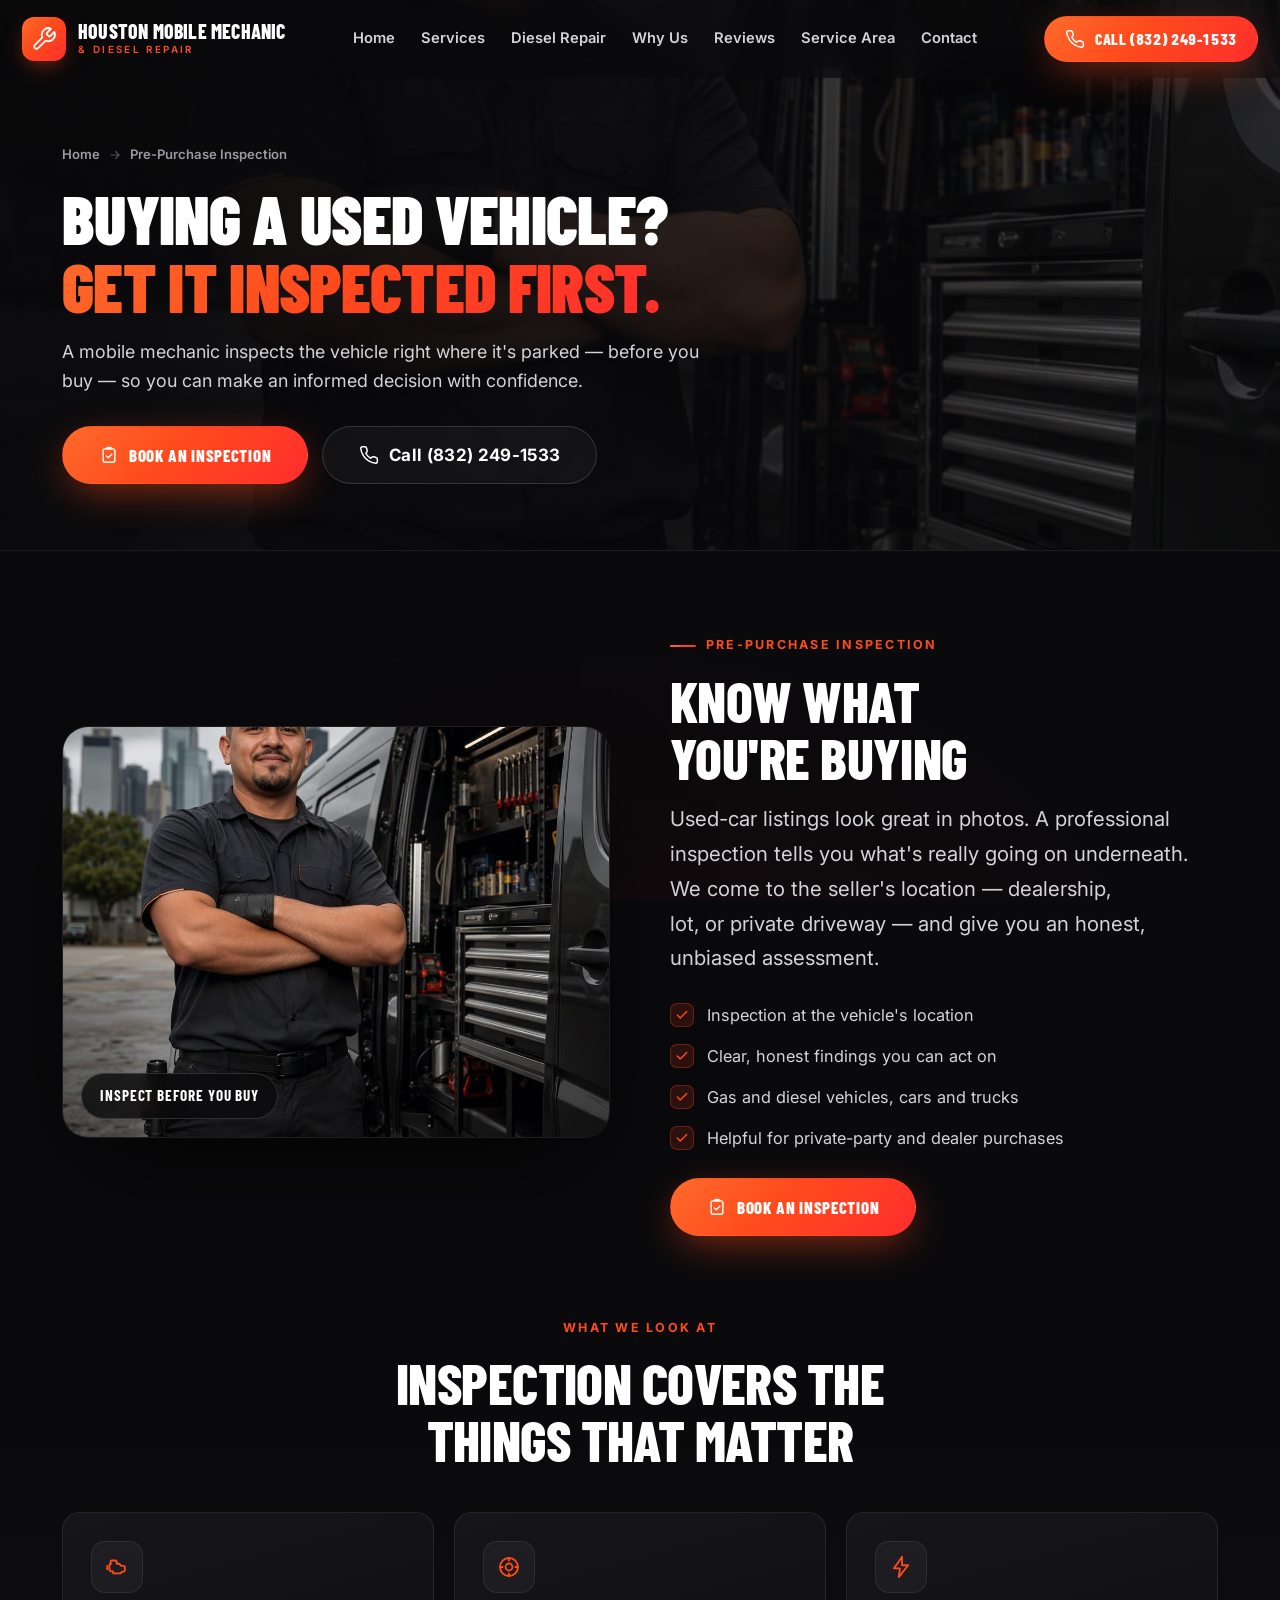
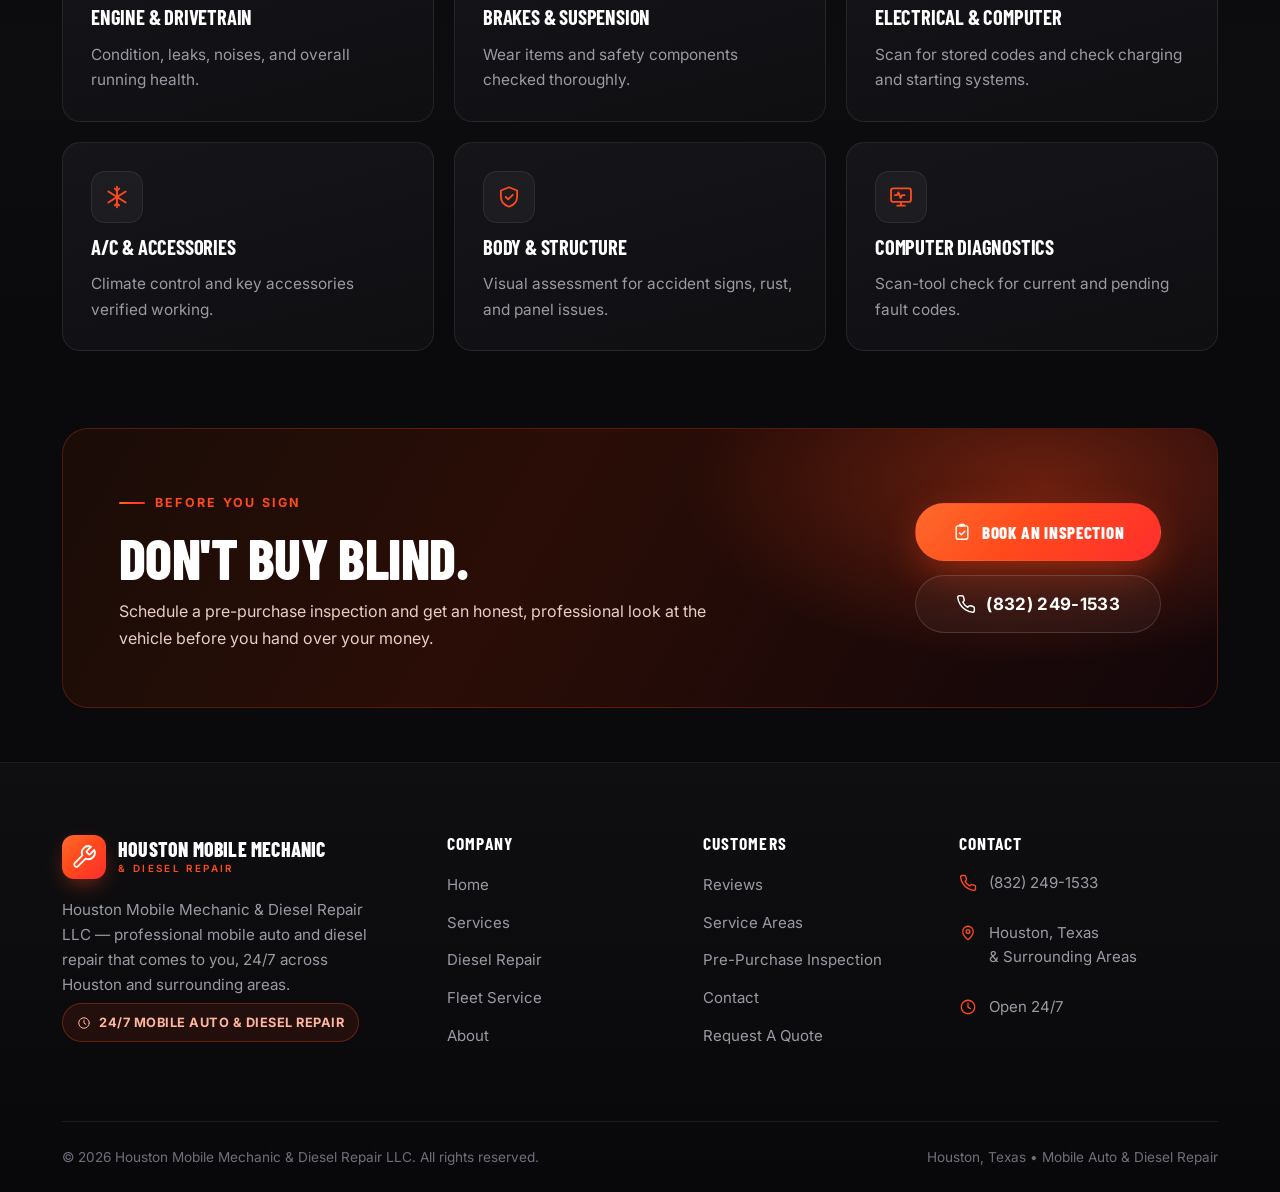
<file: pre-purchase-inspection.html>
<!DOCTYPE html>
<html lang="en">
<head>
<meta charset="UTF-8">
<meta name="viewport" content="width=device-width, initial-scale=1.0">
<script>document.documentElement.classList.add('js');</script>
<title>Pre-Purchase Vehicle Inspection Houston | Mobile Mechanic Inspection Before You Buy</title>
<meta name="description" content="Buying a used car or truck in Houston? A mobile mechanic inspects the vehicle at its location before you buy — engine, brakes, electrical & more. Book an inspection: (832) 249-1533.">
<meta name="theme-color" content="#0a0a0c">
<link rel="canonical" href="https://www.houstonmobilemechanic.example/pre-purchase-inspection.html">
<meta property="og:type" content="website">
<meta property="og:site_name" content="Houston Mobile Mechanic & Diesel Repair LLC">
<meta property="og:title" content="Pre-Purchase Vehicle Inspection in Houston | Inspect Before You Buy">
<meta property="og:description" content="Buying a used car or truck in Houston? A mobile mechanic inspects the vehicle at its location before you buy — engine, brakes, electrical & more. Book an inspection: (832) 249-1533.">
<meta property="og:url" content="https://www.houstonmobilemechanic.example/pre-purchase-inspection.html">
<meta property="og:image" content="https://www.houstonmobilemechanic.example/assets/img/mechanic-portrait.jpg">
<meta property="og:locale" content="en_US">
<meta name="twitter:card" content="summary_large_image">
<meta name="twitter:title" content="Pre-Purchase Vehicle Inspection in Houston | Inspect Before You Buy">
<meta name="twitter:description" content="Buying a used car or truck in Houston? A mobile mechanic inspects the vehicle at its location before you buy — engine, brakes, electrical & more. Book an inspection: (832) 249-1533.">
<meta name="twitter:image" content="https://www.houstonmobilemechanic.example/assets/img/mechanic-portrait.jpg">
<link rel="preconnect" href="https://fonts.googleapis.com">
<link rel="preconnect" href="https://fonts.gstatic.com" crossorigin>
<link rel="stylesheet" href="assets/css/styles.css">
<link rel="icon" href="data:image/svg+xml,%3Csvg xmlns='http://www.w3.org/2000/svg' viewBox='0 0 24 24'%3E%3Crect width='24' height='24' rx='5' fill='%23ff4a1c'/%3E%3Cpath d='M14.7 6.3a1 1 0 0 0 0 1.4l1.6 1.6a1 1 0 0 0 1.4 0l3.77-3.77a6 6 0 0 1-7.94 7.94l-6.91 6.91a2.12 2.12 0 0 1-3-3l6.91-6.91a6 6 0 0 1 7.94-7.94l-3.76 3.76z' fill='none' stroke='white' stroke-width='1.6' stroke-linejoin='round' transform='scale(0.82) translate(2.5,2.5)'/%3E%3C/svg%3E">
<script type="application/ld+json">
{
  "@context": "https://schema.org",
  "@type": "AutoRepair",
  "name": "Houston Mobile Mechanic & Diesel Repair LLC",
  "telephone": "+1-832-249-1533",
  "url": "https://www.houstonmobilemechanic.example/",
  "priceRange": "$$",
  "address": {
    "@type": "PostalAddress",
    "addressLocality": "Houston",
    "addressRegion": "TX",
    "addressCountry": "US"
  },
  "openingHoursSpecification": [
    {
      "@type": "OpeningHoursSpecification",
      "dayOfWeek": [
        "Monday",
        "Tuesday",
        "Wednesday",
        "Thursday",
        "Friday",
        "Saturday",
        "Sunday"
      ],
      "opens": "00:00",
      "closes": "23:59"
    }
  ],
  "areaServed": [
    {
      "@type": "City",
      "name": "Houston"
    },
    {
      "@type": "City",
      "name": "Bellaire"
    },
    {
      "@type": "City",
      "name": "Katy"
    },
    {
      "@type": "City",
      "name": "Sugar Land"
    },
    {
      "@type": "City",
      "name": "The Woodlands"
    },
    {
      "@type": "City",
      "name": "Pearland"
    },
    {
      "@type": "City",
      "name": "Cypress"
    },
    {
      "@type": "City",
      "name": "Fulshear"
    },
    {
      "@type": "City",
      "name": "Channelview"
    }
  ]
}
</script>
<script type="application/ld+json">
{
  "@context": "https://schema.org",
  "@type": "BreadcrumbList",
  "itemListElement": [
    {
      "@type": "ListItem",
      "position": 1,
      "name": "Home",
      "item": "https://www.houstonmobilemechanic.example/index.html"
    },
    {
      "@type": "ListItem",
      "position": 2,
      "name": "Pre-Purchase Inspection",
      "item": "https://www.houstonmobilemechanic.example/pre-purchase-inspection.html"
    }
  ]
}
</script>
</head>
<body>

<a class="skip-link" href="#main">Skip to main content</a>

<svg width="0" height="0" style="position:absolute" aria-hidden="true" focusable="false">
  <defs>
    <symbol id="i-wrench" viewBox="0 0 24 24" fill="none" stroke="currentColor" stroke-width="1.7" stroke-linecap="round" stroke-linejoin="round"><path d="M14.7 6.3a1 1 0 0 0 0 1.4l1.6 1.6a1 1 0 0 0 1.4 0l3.77-3.77a6 6 0 0 1-7.94 7.94l-6.91 6.91a2.12 2.12 0 0 1-3-3l6.91-6.91a6 6 0 0 1 7.94-7.94l-3.76 3.76z"/></symbol>
    <symbol id="i-truck" viewBox="0 0 24 24" fill="none" stroke="currentColor" stroke-width="1.7" stroke-linecap="round" stroke-linejoin="round"><path d="M2.5 6.5h11v9h-11z"/><path d="M13.5 9.5h3.8l3.2 3.2v2.8h-7z"/><circle cx="7" cy="17.8" r="1.9"/><circle cx="17.4" cy="17.8" r="1.9"/></symbol>
    <symbol id="i-phone" viewBox="0 0 24 24" fill="none" stroke="currentColor" stroke-width="1.8" stroke-linecap="round" stroke-linejoin="round"><path d="M22 16.9v3a2 2 0 0 1-2.2 2 19.8 19.8 0 0 1-8.6-3.1 19.5 19.5 0 0 1-6-6A19.8 19.8 0 0 1 2.1 4.2 2 2 0 0 1 4.1 2h3a2 2 0 0 1 2 1.7c.1 1 .4 1.9.7 2.8a2 2 0 0 1-.5 2.1L8.1 9.9a16 16 0 0 0 6 6l1.3-1.3a2 2 0 0 1 2.1-.4c.9.3 1.8.6 2.8.7a2 2 0 0 1 1.7 2z"/></symbol>
    <symbol id="i-star" viewBox="0 0 24 24" fill="currentColor"><path d="M12 2.2l2.9 6.1 6.6.8-4.9 4.6 1.3 6.6L12 17.9 6.1 20.9l1.3-6.6L2.5 9.1l6.6-.8z"/></symbol>
    <symbol id="i-check" viewBox="0 0 24 24" fill="none" stroke="currentColor" stroke-width="2.6" stroke-linecap="round" stroke-linejoin="round"><path d="M20 6L9 17l-5-5"/></symbol>
    <symbol id="i-arrow" viewBox="0 0 24 24" fill="none" stroke="currentColor" stroke-width="2" stroke-linecap="round" stroke-linejoin="round"><path d="M5 12h14M13 6l6 6-6 6"/></symbol>
    <symbol id="i-pin" viewBox="0 0 24 24" fill="none" stroke="currentColor" stroke-width="1.7" stroke-linecap="round" stroke-linejoin="round"><path d="M12 21s-7-5.6-7-11a7 7 0 0 1 14 0c0 5.4-7 11-7 11z"/><circle cx="12" cy="10" r="2.6"/></symbol>
    <symbol id="i-clock" viewBox="0 0 24 24" fill="none" stroke="currentColor" stroke-width="1.7" stroke-linecap="round" stroke-linejoin="round"><circle cx="12" cy="12" r="9"/><path d="M12 7v5.2l3.2 2"/></symbol>
    <symbol id="i-mail" viewBox="0 0 24 24" fill="none" stroke="currentColor" stroke-width="1.7" stroke-linecap="round" stroke-linejoin="round"><rect x="2.5" y="5" width="19" height="14" rx="2.5"/><path d="M3.5 7l8.5 6 8.5-6"/></symbol>
    <symbol id="i-bolt" viewBox="0 0 24 24" fill="none" stroke="currentColor" stroke-width="1.7" stroke-linecap="round" stroke-linejoin="round"><path d="M13 2.5L5 13.5h5.5L10 21.5 19 10h-5.6z"/></symbol>
    <symbol id="i-chat" viewBox="0 0 24 24" fill="none" stroke="currentColor" stroke-width="1.7" stroke-linecap="round" stroke-linejoin="round"><path d="M21 12a8 8 0 0 1-8 8H8l-4.5 3V12a8 8 0 1 1 17.5 0z"/><path d="M8.5 11.5h7M8.5 14.5h4"/></symbol>
    <symbol id="i-shield" viewBox="0 0 24 24" fill="none" stroke="currentColor" stroke-width="1.7" stroke-linecap="round" stroke-linejoin="round"><path d="M12 3l7.5 3v5.5c0 4.6-3.1 8-7.5 9.5-4.4-1.5-7.5-4.9-7.5-9.5V6z"/><path d="M9 12l2.2 2.2L15.5 10"/></symbol>
    <symbol id="i-home" viewBox="0 0 24 24" fill="none" stroke="currentColor" stroke-width="1.7" stroke-linecap="round" stroke-linejoin="round"><path d="M4 11l8-6.2 8 6.2"/><path d="M6 10v9a1 1 0 0 0 1 1h3.5v-5.5h3V20H17a1 1 0 0 0 1-1v-9"/></symbol>
    <symbol id="i-nav" viewBox="0 0 24 24" fill="none" stroke="currentColor" stroke-width="1.7" stroke-linecap="round" stroke-linejoin="round"><path d="M3.5 11.5L20.5 3.5l-8 17-2-7z"/></symbol>
    <symbol id="i-plus" viewBox="0 0 24 24" fill="none" stroke="currentColor" stroke-width="2.4" stroke-linecap="round"><path d="M12 5v14M5 12h14"/></symbol>
    <symbol id="i-quote" viewBox="0 0 24 24" fill="currentColor"><path d="M9.5 6C6.5 7.4 5 10 5 13.2V18h5.6v-5.6H8.2c0-2 .9-3.4 2.7-4.3zm9 0c-3 1.4-4.5 4-4.5 7.2V18h5.6v-5.6h-2.4c0-2 .9-3.4 2.7-4.3z"/></symbol>
    <!-- service icons -->
    <symbol id="i-diag" viewBox="0 0 24 24" fill="none" stroke="currentColor" stroke-width="1.7" stroke-linecap="round" stroke-linejoin="round"><rect x="2.8" y="4" width="18.4" height="12.5" rx="2"/><path d="M8.5 20h7M12 16.5V20"/><path d="M6.4 10.3h1.9l1.3-2.6 2 5.2 1.3-2.6h2.4"/></symbol>
    <symbol id="i-engine" viewBox="0 0 24 24" fill="none" stroke="currentColor" stroke-width="1.7" stroke-linecap="round" stroke-linejoin="round"><path d="M6 9V7.2A1.2 1.2 0 0 1 7.2 6h3.3a1.2 1.2 0 0 1 1.2 1.2V9h2.4l1.8 1.9h2.3a1 1 0 0 1 1 1v3.4a1 1 0 0 1-1 1h-1.6l-1.2 1.6H8.5V16H6.6A1.6 1.6 0 0 1 5 14.4v-3.8A1.6 1.6 0 0 1 6.6 9z"/><path d="M3 11v3"/></symbol>
    <symbol id="i-brake" viewBox="0 0 24 24" fill="none" stroke="currentColor" stroke-width="1.7" stroke-linecap="round" stroke-linejoin="round"><circle cx="12" cy="12" r="8.3"/><circle cx="12" cy="12" r="3.2"/><path d="M12 3.7v2.4M12 17.9v2.4M3.7 12h2.4M17.9 12h2.4"/></symbol>
    <symbol id="i-battery" viewBox="0 0 24 24" fill="none" stroke="currentColor" stroke-width="1.7" stroke-linecap="round" stroke-linejoin="round"><rect x="2.5" y="7" width="16" height="10" rx="2.2"/><path d="M21.5 10.5v3"/><path d="M6.4 10.6v2.8M5 12h2.8M13.6 12h2.8"/></symbol>
    <symbol id="i-alt" viewBox="0 0 24 24" fill="none" stroke="currentColor" stroke-width="1.7" stroke-linecap="round" stroke-linejoin="round"><circle cx="12" cy="12" r="8.6"/><path d="M12.8 6.8L9.4 12.4h3.1l-.7 4.8 3.6-5.7h-3.2z"/></symbol>
    <symbol id="i-elec" viewBox="0 0 24 24" fill="none" stroke="currentColor" stroke-width="1.7" stroke-linecap="round" stroke-linejoin="round"><path d="M13 2.6L5.4 13.3H11l-1 8.1 8.6-11H12.9z"/></symbol>
    <symbol id="i-snow" viewBox="0 0 24 24" fill="none" stroke="currentColor" stroke-width="1.7" stroke-linecap="round" stroke-linejoin="round"><path d="M12 2.5v19M4 7l16 10M20 7L4 17"/><path d="M12 6.2l2-2M12 6.2l-2-2M12 17.8l2 2M12 17.8l-2 2"/></symbol>
    <symbol id="i-oil" viewBox="0 0 24 24" fill="none" stroke="currentColor" stroke-width="1.7" stroke-linecap="round" stroke-linejoin="round"><path d="M12 3.2s6.2 6.5 6.2 10.4A6.2 6.2 0 0 1 5.8 13.6C5.8 9.7 12 3.2 12 3.2z"/><path d="M9.3 14.2a2.8 2.8 0 0 0 2.6 2.7"/></symbol>
    <symbol id="i-gear" viewBox="0 0 24 24" fill="none" stroke="currentColor" stroke-width="1.7" stroke-linecap="round" stroke-linejoin="round"><circle cx="12" cy="12" r="3.3"/><path d="M12 2.6v2.3M12 19.1v2.3M21.4 12h-2.3M4.9 12H2.6M18.6 5.4L17 7M7 17l-1.6 1.6M18.6 18.6L17 17M7 7L5.4 5.4"/></symbol>
    <symbol id="i-clipboard" viewBox="0 0 24 24" fill="none" stroke="currentColor" stroke-width="1.7" stroke-linecap="round" stroke-linejoin="round"><rect x="5" y="4.6" width="14" height="16" rx="2.2"/><path d="M9.2 4.6V3.9A1.1 1.1 0 0 1 10.3 3h3.4a1.1 1.1 0 0 1 1.1 1v.7z"/><path d="M9 13.2l2.2 2.2L15.4 11"/></symbol>
    <symbol id="i-fuel" viewBox="0 0 24 24" fill="none" stroke="currentColor" stroke-width="1.7" stroke-linecap="round" stroke-linejoin="round"><path d="M4.5 21V6a2 2 0 0 1 2-2h3.8a2 2 0 0 1 2 2v15"/><path d="M3 21h11"/><path d="M6.6 8.4h3.6"/><path d="M12.3 10.5h3.4a1.6 1.6 0 0 1 1.6 1.6v5.6a1.5 1.5 0 0 0 3 0V11l-2.2-2.4"/></symbol>
    <symbol id="i-layers" viewBox="0 0 24 24" fill="none" stroke="currentColor" stroke-width="1.7" stroke-linecap="round" stroke-linejoin="round"><path d="M12 3.2l9 4.8-9 4.8-9-4.8z"/><path d="M3.6 12.6L12 17l8.4-4.4"/><path d="M3.6 16.9L12 21.3l8.4-4.4"/></symbol>
    <symbol id="i-warn" viewBox="0 0 24 24" fill="none" stroke="currentColor" stroke-width="1.7" stroke-linecap="round" stroke-linejoin="round"><path d="M12 3.5L21.5 20H2.5z"/><path d="M12 9.5v4.2M12 17h.01"/></symbol>
  </defs>
</svg>


<header class="header" id="header">
  <div class="container">
    <a href="index.html" class="logo" aria-label="Houston Mobile Mechanic & Diesel Repair — home">
      <span class="logo-mark"><svg><use href="#i-wrench"/></svg></span>
      <span class="logo-text">
        <span class="lt-1">Houston Mobile Mechanic</span>
        <span class="lt-2">&amp; Diesel Repair</span>
      </span>
    </a>

    <nav class="nav" aria-label="Primary navigation">
      <a href="index.html">Home</a>
      <a href="services.html">Services</a>
      <a href="diesel-repair.html">Diesel Repair</a>
      <a href="#why">Why Us</a>
      <a href="reviews.html">Reviews</a>
      <a href="service-areas.html">Service Area</a>
      <a href="contact.html">Contact</a>
    </nav>

    <div class="header-cta">
      <div class="header-emergency">
        <span class="he-1"><span class="pulse-dot" aria-hidden="true"></span> 24/7 Emergency Service</span>
        <a href="tel:+18322491533" class="he-2">(832) 249-1533</a>
      </div>
      <a href="tel:+18322491533" class="btn btn-primary btn-call">
        <svg><use href="#i-phone"/></svg>
        <span class="btn-label-long">Call <span class="phone-num">(832) 249-1533</span></span>
        <span class="btn-label-short">Call Now</span>
      </a>
      <button class="hamburger" id="hamburger" aria-label="Open menu" aria-expanded="false" aria-controls="mobile-nav">
        <span></span><span></span><span></span>
      </button>
    </div>
  </div>
</header>


<nav class="mobile-nav" id="mobile-nav" aria-label="Mobile navigation">
  <a class="mn-link" href="index.html">Home <svg><use href="#i-arrow"/></svg></a>
  <a class="mn-link" href="services.html">Services <svg><use href="#i-arrow"/></svg></a>
  <a class="mn-link" href="diesel-repair.html">Diesel Repair <svg><use href="#i-arrow"/></svg></a>
  <a class="mn-link" href="fleet-repair.html">Fleet Repair <svg><use href="#i-arrow"/></svg></a>
  <a class="mn-link active" href="pre-purchase-inspection.html" aria-current="page">Inspections <svg><use href="#i-arrow"/></svg></a>
  <a class="mn-link" href="reviews.html">Reviews <svg><use href="#i-arrow"/></svg></a>
  <a class="mn-link" href="service-areas.html">Service Area <svg><use href="#i-arrow"/></svg></a>
  <a class="mn-link" href="about.html">About <svg><use href="#i-arrow"/></svg></a>
  <a class="mn-link" href="contact.html">Contact <svg><use href="#i-arrow"/></svg></a>
  <div class="mn-cta">
    <a href="tel:+18322491533" class="btn btn-primary btn-call btn-lg"><svg><use href="#i-phone"/></svg> Call (832) 249-1533</a>
    <a href="#quote" class="btn btn-secondary btn-lg">Request A Quote</a>
  </div>
</nav>


<main id="main">
<section class="page-hero">
  <div class="ph-bg"><img src="assets/img/mechanic-portrait.jpg" alt="Mobile mechanic performing a pre-purchase vehicle inspection" width="1024" height="1280" fetchpriority="high" decoding="async"></div>
  <div class="container">
    <nav class="breadcrumb" aria-label="Breadcrumb"><a href="index.html">Home</a><svg aria-hidden="true"><use href="#i-arrow"/></svg><span>Pre-Purchase Inspection</span></nav>
    <h1>Buying A Used Vehicle? <span class="grad-text">Get It Inspected First.</span></h1>
    <p class="ph-sub">A mobile mechanic inspects the vehicle right where it's parked — before you buy — so you can make an informed decision with confidence.</p>
    <div class="ph-cta">
      <a href="contact.html#quote" class="btn btn-primary btn-call btn-lg"><svg><use href="#i-clipboard"/></svg> Book An Inspection</a>
      <a href="tel:+18322491533" class="btn btn-secondary btn-lg"><svg><use href="#i-phone"/></svg> Call (832) 249-1533</a>
    </div>
  </div>
</section>

<section class="section">
  <div class="container">
    <div class="split reveal">
      <div class="split-media">
        <img src="assets/img/mechanic-portrait.jpg" alt="Professional mobile mechanic ready to inspect a used vehicle" width="1024" height="1280" loading="lazy" decoding="async">
        <span class="media-tag">Inspect Before You Buy</span>
      </div>
      <div class="split-content">
        <span class="eyebrow">Pre-Purchase Inspection</span>
        <h2>Know What You're Buying</h2>
        <p class="lead" style="margin-top:16px">Used-car listings look great in photos. A professional inspection tells you what's really going on underneath. We come to the seller's location — dealership, lot, or private driveway — and give you an honest, unbiased assessment.</p>
        <ul class="check-list">
          <li><span class="ci"><svg><use href="#i-check"/></svg></span> Inspection at the vehicle's location</li>
          <li><span class="ci"><svg><use href="#i-check"/></svg></span> Clear, honest findings you can act on</li>
          <li><span class="ci"><svg><use href="#i-check"/></svg></span> Gas and diesel vehicles, cars and trucks</li>
          <li><span class="ci"><svg><use href="#i-check"/></svg></span> Helpful for private-party and dealer purchases</li>
        </ul>
        <a href="contact.html#quote" class="btn btn-primary btn-call btn-lg"><svg><use href="#i-clipboard"/></svg> Book An Inspection</a>
      </div>
    </div>
  </div>
</section>

<section class="section" style="background:linear-gradient(180deg, transparent, rgba(255,255,255,0.015), transparent)">
  <div class="container">
    <div class="section-head center reveal"><span class="eyebrow">What We Look At</span><h2>Inspection Covers The Things That Matter</h2></div>
    <div class="grid grid-3">
      <div class="card why-card reveal"><span class="why-icon"><svg><use href="#i-engine"/></svg></span><h3>Engine &amp; Drivetrain</h3><p>Condition, leaks, noises, and overall running health.</p></div>
      <div class="card why-card reveal" data-delay="1"><span class="why-icon"><svg><use href="#i-brake"/></svg></span><h3>Brakes &amp; Suspension</h3><p>Wear items and safety components checked thoroughly.</p></div>
      <div class="card why-card reveal" data-delay="2"><span class="why-icon"><svg><use href="#i-elec"/></svg></span><h3>Electrical &amp; Computer</h3><p>Scan for stored codes and check charging and starting systems.</p></div>
      <div class="card why-card reveal"><span class="why-icon"><svg><use href="#i-snow"/></svg></span><h3>A/C &amp; Accessories</h3><p>Climate control and key accessories verified working.</p></div>
      <div class="card why-card reveal" data-delay="1"><span class="why-icon"><svg><use href="#i-shield"/></svg></span><h3>Body &amp; Structure</h3><p>Visual assessment for accident signs, rust, and panel issues.</p></div>
      <div class="card why-card reveal" data-delay="2"><span class="why-icon"><svg><use href="#i-diag"/></svg></span><h3>Computer Diagnostics</h3><p>Scan-tool check for current and pending fault codes.</p></div>
    </div>
  </div>
</section>

<section class="section section-tight">
  <div class="container">
    <div class="band reveal">
      <div class="band-inner">
        <div>
          <span class="eyebrow">Before You Sign</span>
          <h2>Don't Buy Blind.</h2>
          <p>Schedule a pre-purchase inspection and get an honest, professional look at the vehicle before you hand over your money.</p>
        </div>
        <div class="band-cta">
          <a href="contact.html#quote" class="btn btn-primary btn-call btn-lg"><svg><use href="#i-clipboard"/></svg> Book An Inspection</a>
          <a href="tel:+18322491533" class="btn btn-secondary btn-lg"><svg><use href="#i-phone"/></svg> (832) 249-1533</a>
        </div>
      </div>
    </div>
  </div>
</section>

</main>

<footer class="footer">
  <div class="container">
    <div class="footer-top">
      <div class="footer-brand">
        <a href="index.html" class="logo" aria-label="Houston Mobile Mechanic home">
          <span class="logo-mark"><svg><use href="#i-wrench"/></svg></span>
          <span class="logo-text"><span class="lt-1">Houston Mobile Mechanic</span><span class="lt-2">&amp; Diesel Repair</span></span>
        </a>
        <p>Houston Mobile Mechanic &amp; Diesel Repair LLC — professional mobile auto and diesel repair that comes to you, 24/7 across Houston and surrounding areas.</p>
        <span class="footer-tag"><svg style="width:14px;height:14px" aria-hidden="true"><use href="#i-clock"/></svg> 24/7 Mobile Auto &amp; Diesel Repair</span>
      </div>

      <div class="footer-col">
        <h4>Company</h4>
        <ul>
          <li><a href="index.html">Home</a></li>
          <li><a href="services.html">Services</a></li>
          <li><a href="diesel-repair.html">Diesel Repair</a></li>
          <li><a href="fleet-repair.html">Fleet Service</a></li>
          <li><a href="about.html">About</a></li>
        </ul>
      </div>

      <div class="footer-col">
        <h4>Customers</h4>
        <ul>
          <li><a href="reviews.html">Reviews</a></li>
          <li><a href="service-areas.html">Service Areas</a></li>
          <li><a href="pre-purchase-inspection.html">Pre-Purchase Inspection</a></li>
          <li><a href="contact.html">Contact</a></li>
          <li><a href="#quote">Request A Quote</a></li>
        </ul>
      </div>

      <div class="footer-col">
        <h4>Contact</h4>
        <ul class="footer-contact">
          <li><svg><use href="#i-phone"/></svg><a href="tel:+18322491533">(832) 249-1533</a></li>
          <li><svg><use href="#i-pin"/></svg><span>Houston, Texas<br>&amp; Surrounding Areas</span></li>
          <li><svg><use href="#i-clock"/></svg><span>Open 24/7</span></li>
        </ul>
      </div>
    </div>

    <div class="footer-bottom">
      <span>&copy; <span data-year>2026</span> Houston Mobile Mechanic &amp; Diesel Repair LLC. All rights reserved.</span>
      <span class="fb-note">Houston, Texas • Mobile Auto &amp; Diesel Repair</span>
    </div>
  </div>
</footer>


<div class="mobile-call-bar">
  <a href="tel:+18322491533" class="btn btn-primary btn-call mcb-call"><svg><use href="#i-phone"/></svg> Call Now</a>
  <a href="#quote" class="btn btn-secondary">Quote</a>
</div>


<script src="assets/js/script.js" defer></script>
</body>
</html>
</file>
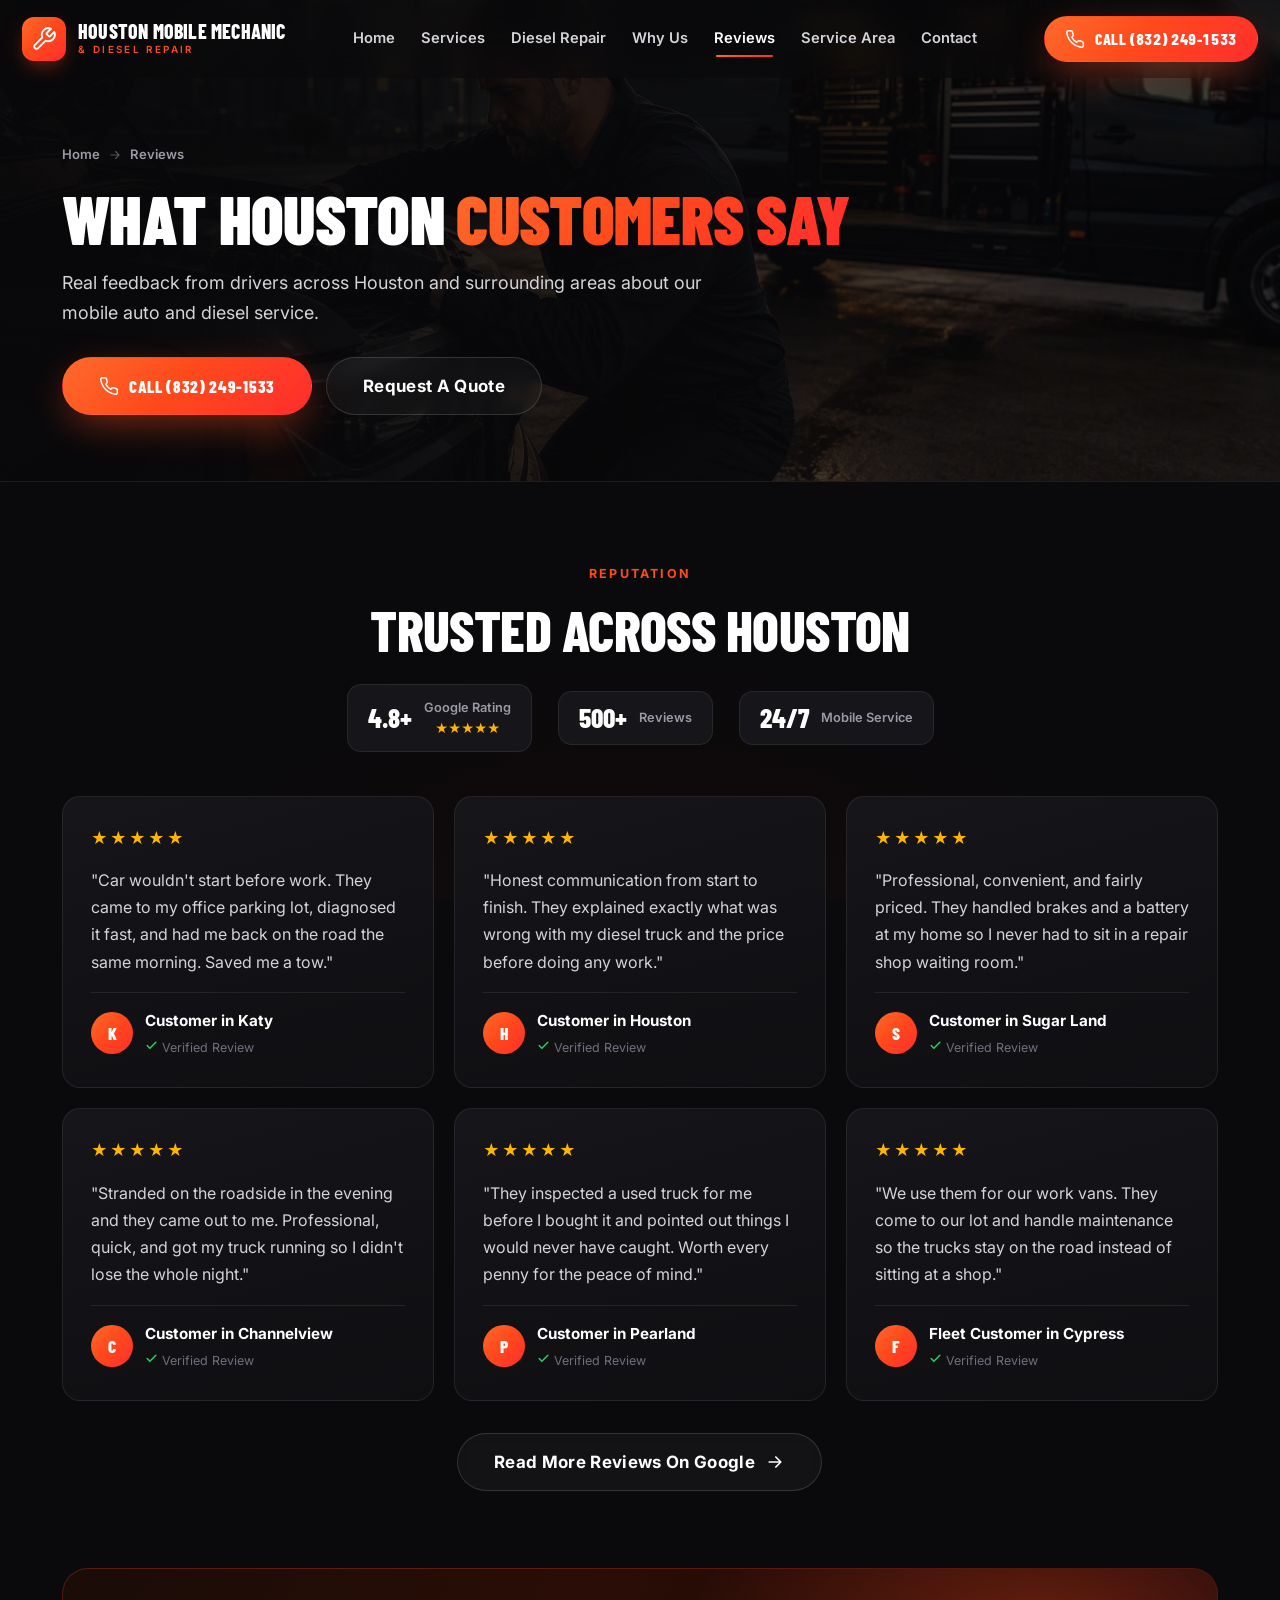
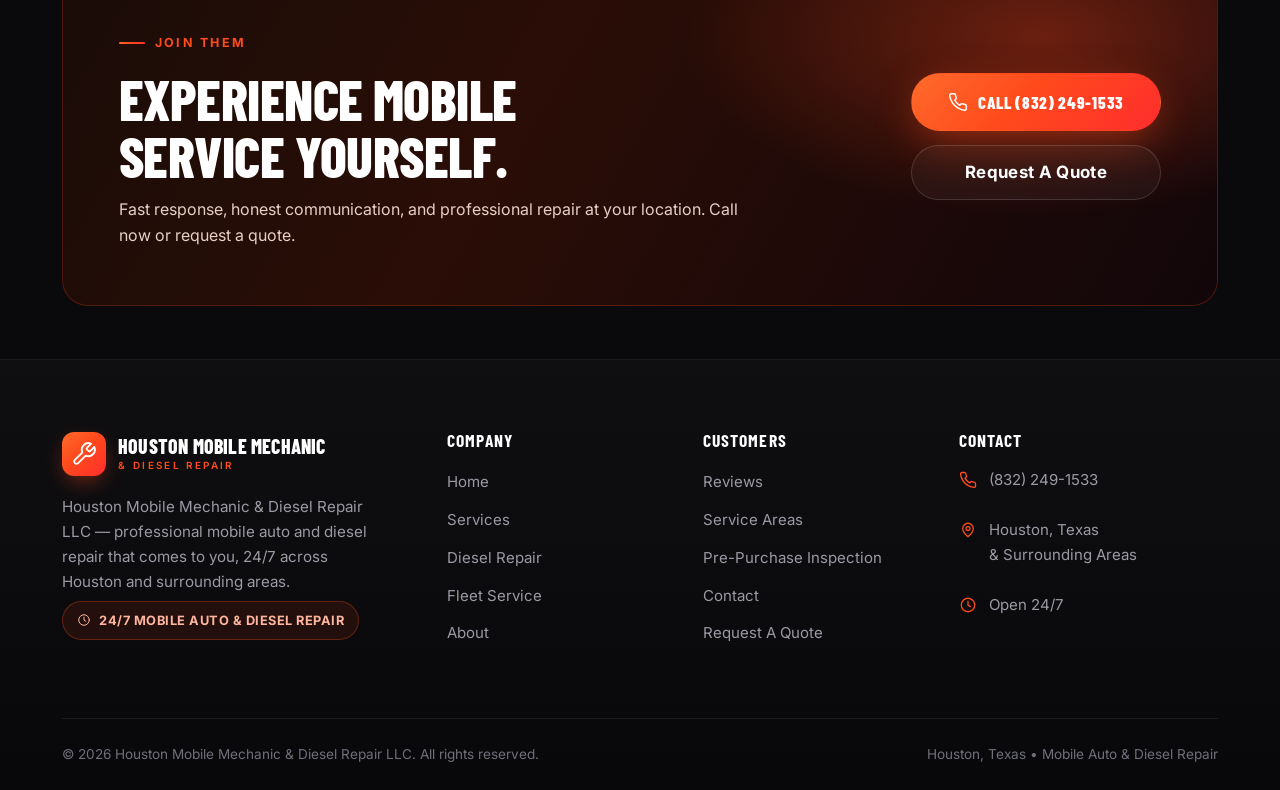
<file: reviews.html>
<!DOCTYPE html>
<html lang="en">
<head>
<meta charset="UTF-8">
<meta name="viewport" content="width=device-width, initial-scale=1.0">
<script>document.documentElement.classList.add('js');</script>
<title>Reviews | Houston Mobile Mechanic & Diesel Repair — 4.8+ Rating, 500+ Reviews</title>
<meta name="description" content="See what Houston customers say about our mobile mechanic service — fast response, honest communication, professional on-site repairs for cars, trucks & diesel. 4.8+ rating, 500+ reviews.">
<meta name="theme-color" content="#0a0a0c">
<link rel="canonical" href="https://www.houstonmobilemechanic.example/reviews.html">
<meta property="og:type" content="website">
<meta property="og:site_name" content="Houston Mobile Mechanic & Diesel Repair LLC">
<meta property="og:title" content="Customer Reviews | Houston Mobile Mechanic & Diesel Repair">
<meta property="og:description" content="See what Houston customers say about our mobile mechanic service — fast response, honest communication, professional on-site repairs for cars, trucks & diesel. 4.8+ rating, 500+ reviews.">
<meta property="og:url" content="https://www.houstonmobilemechanic.example/reviews.html">
<meta property="og:image" content="https://www.houstonmobilemechanic.example/assets/img/hero-mechanic.jpg">
<meta property="og:locale" content="en_US">
<meta name="twitter:card" content="summary_large_image">
<meta name="twitter:title" content="Customer Reviews | Houston Mobile Mechanic & Diesel Repair">
<meta name="twitter:description" content="See what Houston customers say about our mobile mechanic service — fast response, honest communication, professional on-site repairs for cars, trucks & diesel. 4.8+ rating, 500+ reviews.">
<meta name="twitter:image" content="https://www.houstonmobilemechanic.example/assets/img/hero-mechanic.jpg">
<link rel="preconnect" href="https://fonts.googleapis.com">
<link rel="preconnect" href="https://fonts.gstatic.com" crossorigin>
<link rel="stylesheet" href="assets/css/styles.css">
<link rel="icon" href="data:image/svg+xml,%3Csvg xmlns='http://www.w3.org/2000/svg' viewBox='0 0 24 24'%3E%3Crect width='24' height='24' rx='5' fill='%23ff4a1c'/%3E%3Cpath d='M14.7 6.3a1 1 0 0 0 0 1.4l1.6 1.6a1 1 0 0 0 1.4 0l3.77-3.77a6 6 0 0 1-7.94 7.94l-6.91 6.91a2.12 2.12 0 0 1-3-3l6.91-6.91a6 6 0 0 1 7.94-7.94l-3.76 3.76z' fill='none' stroke='white' stroke-width='1.6' stroke-linejoin='round' transform='scale(0.82) translate(2.5,2.5)'/%3E%3C/svg%3E">
<script type="application/ld+json">
{
  "@context": "https://schema.org",
  "@type": "AutoRepair",
  "name": "Houston Mobile Mechanic & Diesel Repair LLC",
  "telephone": "+1-832-249-1533",
  "url": "https://www.houstonmobilemechanic.example/",
  "priceRange": "$$",
  "address": {
    "@type": "PostalAddress",
    "addressLocality": "Houston",
    "addressRegion": "TX",
    "addressCountry": "US"
  },
  "openingHoursSpecification": [
    {
      "@type": "OpeningHoursSpecification",
      "dayOfWeek": [
        "Monday",
        "Tuesday",
        "Wednesday",
        "Thursday",
        "Friday",
        "Saturday",
        "Sunday"
      ],
      "opens": "00:00",
      "closes": "23:59"
    }
  ],
  "areaServed": [
    {
      "@type": "City",
      "name": "Houston"
    },
    {
      "@type": "City",
      "name": "Bellaire"
    },
    {
      "@type": "City",
      "name": "Katy"
    },
    {
      "@type": "City",
      "name": "Sugar Land"
    },
    {
      "@type": "City",
      "name": "The Woodlands"
    },
    {
      "@type": "City",
      "name": "Pearland"
    },
    {
      "@type": "City",
      "name": "Cypress"
    },
    {
      "@type": "City",
      "name": "Fulshear"
    },
    {
      "@type": "City",
      "name": "Channelview"
    }
  ]
}
</script>
<script type="application/ld+json">
{
  "@context": "https://schema.org",
  "@type": "BreadcrumbList",
  "itemListElement": [
    {
      "@type": "ListItem",
      "position": 1,
      "name": "Home",
      "item": "https://www.houstonmobilemechanic.example/index.html"
    },
    {
      "@type": "ListItem",
      "position": 2,
      "name": "Reviews",
      "item": "https://www.houstonmobilemechanic.example/reviews.html"
    }
  ]
}
</script>
</head>
<body>

<a class="skip-link" href="#main">Skip to main content</a>

<svg width="0" height="0" style="position:absolute" aria-hidden="true" focusable="false">
  <defs>
    <symbol id="i-wrench" viewBox="0 0 24 24" fill="none" stroke="currentColor" stroke-width="1.7" stroke-linecap="round" stroke-linejoin="round"><path d="M14.7 6.3a1 1 0 0 0 0 1.4l1.6 1.6a1 1 0 0 0 1.4 0l3.77-3.77a6 6 0 0 1-7.94 7.94l-6.91 6.91a2.12 2.12 0 0 1-3-3l6.91-6.91a6 6 0 0 1 7.94-7.94l-3.76 3.76z"/></symbol>
    <symbol id="i-truck" viewBox="0 0 24 24" fill="none" stroke="currentColor" stroke-width="1.7" stroke-linecap="round" stroke-linejoin="round"><path d="M2.5 6.5h11v9h-11z"/><path d="M13.5 9.5h3.8l3.2 3.2v2.8h-7z"/><circle cx="7" cy="17.8" r="1.9"/><circle cx="17.4" cy="17.8" r="1.9"/></symbol>
    <symbol id="i-phone" viewBox="0 0 24 24" fill="none" stroke="currentColor" stroke-width="1.8" stroke-linecap="round" stroke-linejoin="round"><path d="M22 16.9v3a2 2 0 0 1-2.2 2 19.8 19.8 0 0 1-8.6-3.1 19.5 19.5 0 0 1-6-6A19.8 19.8 0 0 1 2.1 4.2 2 2 0 0 1 4.1 2h3a2 2 0 0 1 2 1.7c.1 1 .4 1.9.7 2.8a2 2 0 0 1-.5 2.1L8.1 9.9a16 16 0 0 0 6 6l1.3-1.3a2 2 0 0 1 2.1-.4c.9.3 1.8.6 2.8.7a2 2 0 0 1 1.7 2z"/></symbol>
    <symbol id="i-star" viewBox="0 0 24 24" fill="currentColor"><path d="M12 2.2l2.9 6.1 6.6.8-4.9 4.6 1.3 6.6L12 17.9 6.1 20.9l1.3-6.6L2.5 9.1l6.6-.8z"/></symbol>
    <symbol id="i-check" viewBox="0 0 24 24" fill="none" stroke="currentColor" stroke-width="2.6" stroke-linecap="round" stroke-linejoin="round"><path d="M20 6L9 17l-5-5"/></symbol>
    <symbol id="i-arrow" viewBox="0 0 24 24" fill="none" stroke="currentColor" stroke-width="2" stroke-linecap="round" stroke-linejoin="round"><path d="M5 12h14M13 6l6 6-6 6"/></symbol>
    <symbol id="i-pin" viewBox="0 0 24 24" fill="none" stroke="currentColor" stroke-width="1.7" stroke-linecap="round" stroke-linejoin="round"><path d="M12 21s-7-5.6-7-11a7 7 0 0 1 14 0c0 5.4-7 11-7 11z"/><circle cx="12" cy="10" r="2.6"/></symbol>
    <symbol id="i-clock" viewBox="0 0 24 24" fill="none" stroke="currentColor" stroke-width="1.7" stroke-linecap="round" stroke-linejoin="round"><circle cx="12" cy="12" r="9"/><path d="M12 7v5.2l3.2 2"/></symbol>
    <symbol id="i-mail" viewBox="0 0 24 24" fill="none" stroke="currentColor" stroke-width="1.7" stroke-linecap="round" stroke-linejoin="round"><rect x="2.5" y="5" width="19" height="14" rx="2.5"/><path d="M3.5 7l8.5 6 8.5-6"/></symbol>
    <symbol id="i-bolt" viewBox="0 0 24 24" fill="none" stroke="currentColor" stroke-width="1.7" stroke-linecap="round" stroke-linejoin="round"><path d="M13 2.5L5 13.5h5.5L10 21.5 19 10h-5.6z"/></symbol>
    <symbol id="i-chat" viewBox="0 0 24 24" fill="none" stroke="currentColor" stroke-width="1.7" stroke-linecap="round" stroke-linejoin="round"><path d="M21 12a8 8 0 0 1-8 8H8l-4.5 3V12a8 8 0 1 1 17.5 0z"/><path d="M8.5 11.5h7M8.5 14.5h4"/></symbol>
    <symbol id="i-shield" viewBox="0 0 24 24" fill="none" stroke="currentColor" stroke-width="1.7" stroke-linecap="round" stroke-linejoin="round"><path d="M12 3l7.5 3v5.5c0 4.6-3.1 8-7.5 9.5-4.4-1.5-7.5-4.9-7.5-9.5V6z"/><path d="M9 12l2.2 2.2L15.5 10"/></symbol>
    <symbol id="i-home" viewBox="0 0 24 24" fill="none" stroke="currentColor" stroke-width="1.7" stroke-linecap="round" stroke-linejoin="round"><path d="M4 11l8-6.2 8 6.2"/><path d="M6 10v9a1 1 0 0 0 1 1h3.5v-5.5h3V20H17a1 1 0 0 0 1-1v-9"/></symbol>
    <symbol id="i-nav" viewBox="0 0 24 24" fill="none" stroke="currentColor" stroke-width="1.7" stroke-linecap="round" stroke-linejoin="round"><path d="M3.5 11.5L20.5 3.5l-8 17-2-7z"/></symbol>
    <symbol id="i-plus" viewBox="0 0 24 24" fill="none" stroke="currentColor" stroke-width="2.4" stroke-linecap="round"><path d="M12 5v14M5 12h14"/></symbol>
    <symbol id="i-quote" viewBox="0 0 24 24" fill="currentColor"><path d="M9.5 6C6.5 7.4 5 10 5 13.2V18h5.6v-5.6H8.2c0-2 .9-3.4 2.7-4.3zm9 0c-3 1.4-4.5 4-4.5 7.2V18h5.6v-5.6h-2.4c0-2 .9-3.4 2.7-4.3z"/></symbol>
    <!-- service icons -->
    <symbol id="i-diag" viewBox="0 0 24 24" fill="none" stroke="currentColor" stroke-width="1.7" stroke-linecap="round" stroke-linejoin="round"><rect x="2.8" y="4" width="18.4" height="12.5" rx="2"/><path d="M8.5 20h7M12 16.5V20"/><path d="M6.4 10.3h1.9l1.3-2.6 2 5.2 1.3-2.6h2.4"/></symbol>
    <symbol id="i-engine" viewBox="0 0 24 24" fill="none" stroke="currentColor" stroke-width="1.7" stroke-linecap="round" stroke-linejoin="round"><path d="M6 9V7.2A1.2 1.2 0 0 1 7.2 6h3.3a1.2 1.2 0 0 1 1.2 1.2V9h2.4l1.8 1.9h2.3a1 1 0 0 1 1 1v3.4a1 1 0 0 1-1 1h-1.6l-1.2 1.6H8.5V16H6.6A1.6 1.6 0 0 1 5 14.4v-3.8A1.6 1.6 0 0 1 6.6 9z"/><path d="M3 11v3"/></symbol>
    <symbol id="i-brake" viewBox="0 0 24 24" fill="none" stroke="currentColor" stroke-width="1.7" stroke-linecap="round" stroke-linejoin="round"><circle cx="12" cy="12" r="8.3"/><circle cx="12" cy="12" r="3.2"/><path d="M12 3.7v2.4M12 17.9v2.4M3.7 12h2.4M17.9 12h2.4"/></symbol>
    <symbol id="i-battery" viewBox="0 0 24 24" fill="none" stroke="currentColor" stroke-width="1.7" stroke-linecap="round" stroke-linejoin="round"><rect x="2.5" y="7" width="16" height="10" rx="2.2"/><path d="M21.5 10.5v3"/><path d="M6.4 10.6v2.8M5 12h2.8M13.6 12h2.8"/></symbol>
    <symbol id="i-alt" viewBox="0 0 24 24" fill="none" stroke="currentColor" stroke-width="1.7" stroke-linecap="round" stroke-linejoin="round"><circle cx="12" cy="12" r="8.6"/><path d="M12.8 6.8L9.4 12.4h3.1l-.7 4.8 3.6-5.7h-3.2z"/></symbol>
    <symbol id="i-elec" viewBox="0 0 24 24" fill="none" stroke="currentColor" stroke-width="1.7" stroke-linecap="round" stroke-linejoin="round"><path d="M13 2.6L5.4 13.3H11l-1 8.1 8.6-11H12.9z"/></symbol>
    <symbol id="i-snow" viewBox="0 0 24 24" fill="none" stroke="currentColor" stroke-width="1.7" stroke-linecap="round" stroke-linejoin="round"><path d="M12 2.5v19M4 7l16 10M20 7L4 17"/><path d="M12 6.2l2-2M12 6.2l-2-2M12 17.8l2 2M12 17.8l-2 2"/></symbol>
    <symbol id="i-oil" viewBox="0 0 24 24" fill="none" stroke="currentColor" stroke-width="1.7" stroke-linecap="round" stroke-linejoin="round"><path d="M12 3.2s6.2 6.5 6.2 10.4A6.2 6.2 0 0 1 5.8 13.6C5.8 9.7 12 3.2 12 3.2z"/><path d="M9.3 14.2a2.8 2.8 0 0 0 2.6 2.7"/></symbol>
    <symbol id="i-gear" viewBox="0 0 24 24" fill="none" stroke="currentColor" stroke-width="1.7" stroke-linecap="round" stroke-linejoin="round"><circle cx="12" cy="12" r="3.3"/><path d="M12 2.6v2.3M12 19.1v2.3M21.4 12h-2.3M4.9 12H2.6M18.6 5.4L17 7M7 17l-1.6 1.6M18.6 18.6L17 17M7 7L5.4 5.4"/></symbol>
    <symbol id="i-clipboard" viewBox="0 0 24 24" fill="none" stroke="currentColor" stroke-width="1.7" stroke-linecap="round" stroke-linejoin="round"><rect x="5" y="4.6" width="14" height="16" rx="2.2"/><path d="M9.2 4.6V3.9A1.1 1.1 0 0 1 10.3 3h3.4a1.1 1.1 0 0 1 1.1 1v.7z"/><path d="M9 13.2l2.2 2.2L15.4 11"/></symbol>
    <symbol id="i-fuel" viewBox="0 0 24 24" fill="none" stroke="currentColor" stroke-width="1.7" stroke-linecap="round" stroke-linejoin="round"><path d="M4.5 21V6a2 2 0 0 1 2-2h3.8a2 2 0 0 1 2 2v15"/><path d="M3 21h11"/><path d="M6.6 8.4h3.6"/><path d="M12.3 10.5h3.4a1.6 1.6 0 0 1 1.6 1.6v5.6a1.5 1.5 0 0 0 3 0V11l-2.2-2.4"/></symbol>
    <symbol id="i-layers" viewBox="0 0 24 24" fill="none" stroke="currentColor" stroke-width="1.7" stroke-linecap="round" stroke-linejoin="round"><path d="M12 3.2l9 4.8-9 4.8-9-4.8z"/><path d="M3.6 12.6L12 17l8.4-4.4"/><path d="M3.6 16.9L12 21.3l8.4-4.4"/></symbol>
    <symbol id="i-warn" viewBox="0 0 24 24" fill="none" stroke="currentColor" stroke-width="1.7" stroke-linecap="round" stroke-linejoin="round"><path d="M12 3.5L21.5 20H2.5z"/><path d="M12 9.5v4.2M12 17h.01"/></symbol>
  </defs>
</svg>


<header class="header" id="header">
  <div class="container">
    <a href="index.html" class="logo" aria-label="Houston Mobile Mechanic & Diesel Repair — home">
      <span class="logo-mark"><svg><use href="#i-wrench"/></svg></span>
      <span class="logo-text">
        <span class="lt-1">Houston Mobile Mechanic</span>
        <span class="lt-2">&amp; Diesel Repair</span>
      </span>
    </a>

    <nav class="nav" aria-label="Primary navigation">
      <a href="index.html">Home</a>
      <a href="services.html">Services</a>
      <a href="diesel-repair.html">Diesel Repair</a>
      <a href="#why">Why Us</a>
      <a href="reviews.html" class="active" aria-current="page">Reviews</a>
      <a href="service-areas.html">Service Area</a>
      <a href="contact.html">Contact</a>
    </nav>

    <div class="header-cta">
      <div class="header-emergency">
        <span class="he-1"><span class="pulse-dot" aria-hidden="true"></span> 24/7 Emergency Service</span>
        <a href="tel:+18322491533" class="he-2">(832) 249-1533</a>
      </div>
      <a href="tel:+18322491533" class="btn btn-primary btn-call">
        <svg><use href="#i-phone"/></svg>
        <span class="btn-label-long">Call <span class="phone-num">(832) 249-1533</span></span>
        <span class="btn-label-short">Call Now</span>
      </a>
      <button class="hamburger" id="hamburger" aria-label="Open menu" aria-expanded="false" aria-controls="mobile-nav">
        <span></span><span></span><span></span>
      </button>
    </div>
  </div>
</header>


<nav class="mobile-nav" id="mobile-nav" aria-label="Mobile navigation">
  <a class="mn-link" href="index.html">Home <svg><use href="#i-arrow"/></svg></a>
  <a class="mn-link" href="services.html">Services <svg><use href="#i-arrow"/></svg></a>
  <a class="mn-link" href="diesel-repair.html">Diesel Repair <svg><use href="#i-arrow"/></svg></a>
  <a class="mn-link" href="fleet-repair.html">Fleet Repair <svg><use href="#i-arrow"/></svg></a>
  <a class="mn-link" href="pre-purchase-inspection.html">Inspections <svg><use href="#i-arrow"/></svg></a>
  <a class="mn-link active" href="reviews.html" aria-current="page">Reviews <svg><use href="#i-arrow"/></svg></a>
  <a class="mn-link" href="service-areas.html">Service Area <svg><use href="#i-arrow"/></svg></a>
  <a class="mn-link" href="about.html">About <svg><use href="#i-arrow"/></svg></a>
  <a class="mn-link" href="contact.html">Contact <svg><use href="#i-arrow"/></svg></a>
  <div class="mn-cta">
    <a href="tel:+18322491533" class="btn btn-primary btn-call btn-lg"><svg><use href="#i-phone"/></svg> Call (832) 249-1533</a>
    <a href="#quote" class="btn btn-secondary btn-lg">Request A Quote</a>
  </div>
</nav>


<main id="main">
<section class="page-hero">
  <div class="ph-bg"><img src="assets/img/hero-mechanic.jpg" alt="Mobile mechanic serving a Houston customer on-site" width="1600" height="914" fetchpriority="high" decoding="async"></div>
  <div class="container">
    <nav class="breadcrumb" aria-label="Breadcrumb"><a href="index.html">Home</a><svg aria-hidden="true"><use href="#i-arrow"/></svg><span>Reviews</span></nav>
    <h1>What Houston <span class="grad-text">Customers Say</span></h1>
    <p class="ph-sub">Real feedback from drivers across Houston and surrounding areas about our mobile auto and diesel service.</p>
    <div class="ph-cta">
      <a href="tel:+18322491533" class="btn btn-primary btn-call btn-lg"><svg><use href="#i-phone"/></svg> Call (832) 249-1533</a>
      <a href="contact.html#quote" class="btn btn-secondary btn-lg">Request A Quote</a>
    </div>
  </div>
</section>

<section class="section">
  <div class="container">
    <div class="section-head center reveal">
      <span class="eyebrow">Reputation</span>
      <h2>Trusted Across Houston</h2>
      <div class="reviews-header-stats">
        <div class="stat-pill"><span class="sp-num">4.8+</span><span class="sp-label">Google Rating<br><span class="stars" style="color:var(--star)">★★★★★</span></span></div>
        <div class="stat-pill"><span class="sp-num">500+</span><span class="sp-label">Reviews</span></div>
        <div class="stat-pill"><span class="sp-num">24/7</span><span class="sp-label">Mobile Service</span></div>
      </div>
    </div>

    <!-- NOTE: Replace the testimonials below with real, verified customer reviews before launch.
         Attributions use location only (no fabricated personal names). -->
    <div class="grid grid-3">
      <figure class="card review-card reveal">
        <span class="review-stars" aria-label="5 out of 5 stars">★★★★★</span>
        <blockquote class="review-text">"Car wouldn't start before work. They came to my office parking lot, diagnosed it fast, and had me back on the road the same morning. Saved me a tow."</blockquote>
        <figcaption class="review-author"><span class="review-avatar">K</span><span><span class="ra-name">Customer in Katy</span><br><span class="ra-meta"><span class="review-verified"><svg><use href="#i-check"/></svg></span> Verified Review</span></span></figcaption>
      </figure>
      <figure class="card review-card reveal" data-delay="1">
        <span class="review-stars" aria-label="5 out of 5 stars">★★★★★</span>
        <blockquote class="review-text">"Honest communication from start to finish. They explained exactly what was wrong with my diesel truck and the price before doing any work."</blockquote>
        <figcaption class="review-author"><span class="review-avatar">H</span><span><span class="ra-name">Customer in Houston</span><br><span class="ra-meta"><span class="review-verified"><svg><use href="#i-check"/></svg></span> Verified Review</span></span></figcaption>
      </figure>
      <figure class="card review-card reveal" data-delay="2">
        <span class="review-stars" aria-label="5 out of 5 stars">★★★★★</span>
        <blockquote class="review-text">"Professional, convenient, and fairly priced. They handled brakes and a battery at my home so I never had to sit in a repair shop waiting room."</blockquote>
        <figcaption class="review-author"><span class="review-avatar">S</span><span><span class="ra-name">Customer in Sugar Land</span><br><span class="ra-meta"><span class="review-verified"><svg><use href="#i-check"/></svg></span> Verified Review</span></span></figcaption>
      </figure>
      <figure class="card review-card reveal">
        <span class="review-stars" aria-label="5 out of 5 stars">★★★★★</span>
        <blockquote class="review-text">"Stranded on the roadside in the evening and they came out to me. Professional, quick, and got my truck running so I didn't lose the whole night."</blockquote>
        <figcaption class="review-author"><span class="review-avatar">C</span><span><span class="ra-name">Customer in Channelview</span><br><span class="ra-meta"><span class="review-verified"><svg><use href="#i-check"/></svg></span> Verified Review</span></span></figcaption>
      </figure>
      <figure class="card review-card reveal" data-delay="1">
        <span class="review-stars" aria-label="5 out of 5 stars">★★★★★</span>
        <blockquote class="review-text">"They inspected a used truck for me before I bought it and pointed out things I would never have caught. Worth every penny for the peace of mind."</blockquote>
        <figcaption class="review-author"><span class="review-avatar">P</span><span><span class="ra-name">Customer in Pearland</span><br><span class="ra-meta"><span class="review-verified"><svg><use href="#i-check"/></svg></span> Verified Review</span></span></figcaption>
      </figure>
      <figure class="card review-card reveal" data-delay="2">
        <span class="review-stars" aria-label="5 out of 5 stars">★★★★★</span>
        <blockquote class="review-text">"We use them for our work vans. They come to our lot and handle maintenance so the trucks stay on the road instead of sitting at a shop."</blockquote>
        <figcaption class="review-author"><span class="review-avatar">F</span><span><span class="ra-name">Fleet Customer in Cypress</span><br><span class="ra-meta"><span class="review-verified"><svg><use href="#i-check"/></svg></span> Verified Review</span></span></figcaption>
      </figure>
    </div>

    <div class="section-cta reveal">
      <a href="#" data-reviews-link class="btn btn-secondary btn-lg">Read More Reviews On Google <svg><use href="#i-arrow"/></svg></a>
    </div>
  </div>
</section>

<section class="section section-tight">
  <div class="container">
    <div class="band reveal">
      <div class="band-inner">
        <div>
          <span class="eyebrow">Join Them</span>
          <h2>Experience Mobile Service Yourself.</h2>
          <p>Fast response, honest communication, and professional repair at your location. Call now or request a quote.</p>
        </div>
        <div class="band-cta">
          <a href="tel:+18322491533" class="btn btn-primary btn-call btn-lg"><svg><use href="#i-phone"/></svg> Call (832) 249-1533</a>
          <a href="contact.html#quote" class="btn btn-secondary btn-lg">Request A Quote</a>
        </div>
      </div>
    </div>
  </div>
</section>

</main>

<footer class="footer">
  <div class="container">
    <div class="footer-top">
      <div class="footer-brand">
        <a href="index.html" class="logo" aria-label="Houston Mobile Mechanic home">
          <span class="logo-mark"><svg><use href="#i-wrench"/></svg></span>
          <span class="logo-text"><span class="lt-1">Houston Mobile Mechanic</span><span class="lt-2">&amp; Diesel Repair</span></span>
        </a>
        <p>Houston Mobile Mechanic &amp; Diesel Repair LLC — professional mobile auto and diesel repair that comes to you, 24/7 across Houston and surrounding areas.</p>
        <span class="footer-tag"><svg style="width:14px;height:14px" aria-hidden="true"><use href="#i-clock"/></svg> 24/7 Mobile Auto &amp; Diesel Repair</span>
      </div>

      <div class="footer-col">
        <h4>Company</h4>
        <ul>
          <li><a href="index.html">Home</a></li>
          <li><a href="services.html">Services</a></li>
          <li><a href="diesel-repair.html">Diesel Repair</a></li>
          <li><a href="fleet-repair.html">Fleet Service</a></li>
          <li><a href="about.html">About</a></li>
        </ul>
      </div>

      <div class="footer-col">
        <h4>Customers</h4>
        <ul>
          <li><a href="reviews.html">Reviews</a></li>
          <li><a href="service-areas.html">Service Areas</a></li>
          <li><a href="pre-purchase-inspection.html">Pre-Purchase Inspection</a></li>
          <li><a href="contact.html">Contact</a></li>
          <li><a href="#quote">Request A Quote</a></li>
        </ul>
      </div>

      <div class="footer-col">
        <h4>Contact</h4>
        <ul class="footer-contact">
          <li><svg><use href="#i-phone"/></svg><a href="tel:+18322491533">(832) 249-1533</a></li>
          <li><svg><use href="#i-pin"/></svg><span>Houston, Texas<br>&amp; Surrounding Areas</span></li>
          <li><svg><use href="#i-clock"/></svg><span>Open 24/7</span></li>
        </ul>
      </div>
    </div>

    <div class="footer-bottom">
      <span>&copy; <span data-year>2026</span> Houston Mobile Mechanic &amp; Diesel Repair LLC. All rights reserved.</span>
      <span class="fb-note">Houston, Texas • Mobile Auto &amp; Diesel Repair</span>
    </div>
  </div>
</footer>


<div class="mobile-call-bar">
  <a href="tel:+18322491533" class="btn btn-primary btn-call mcb-call"><svg><use href="#i-phone"/></svg> Call Now</a>
  <a href="#quote" class="btn btn-secondary">Quote</a>
</div>


<script src="assets/js/script.js" defer></script>
</body>
</html>
</file>
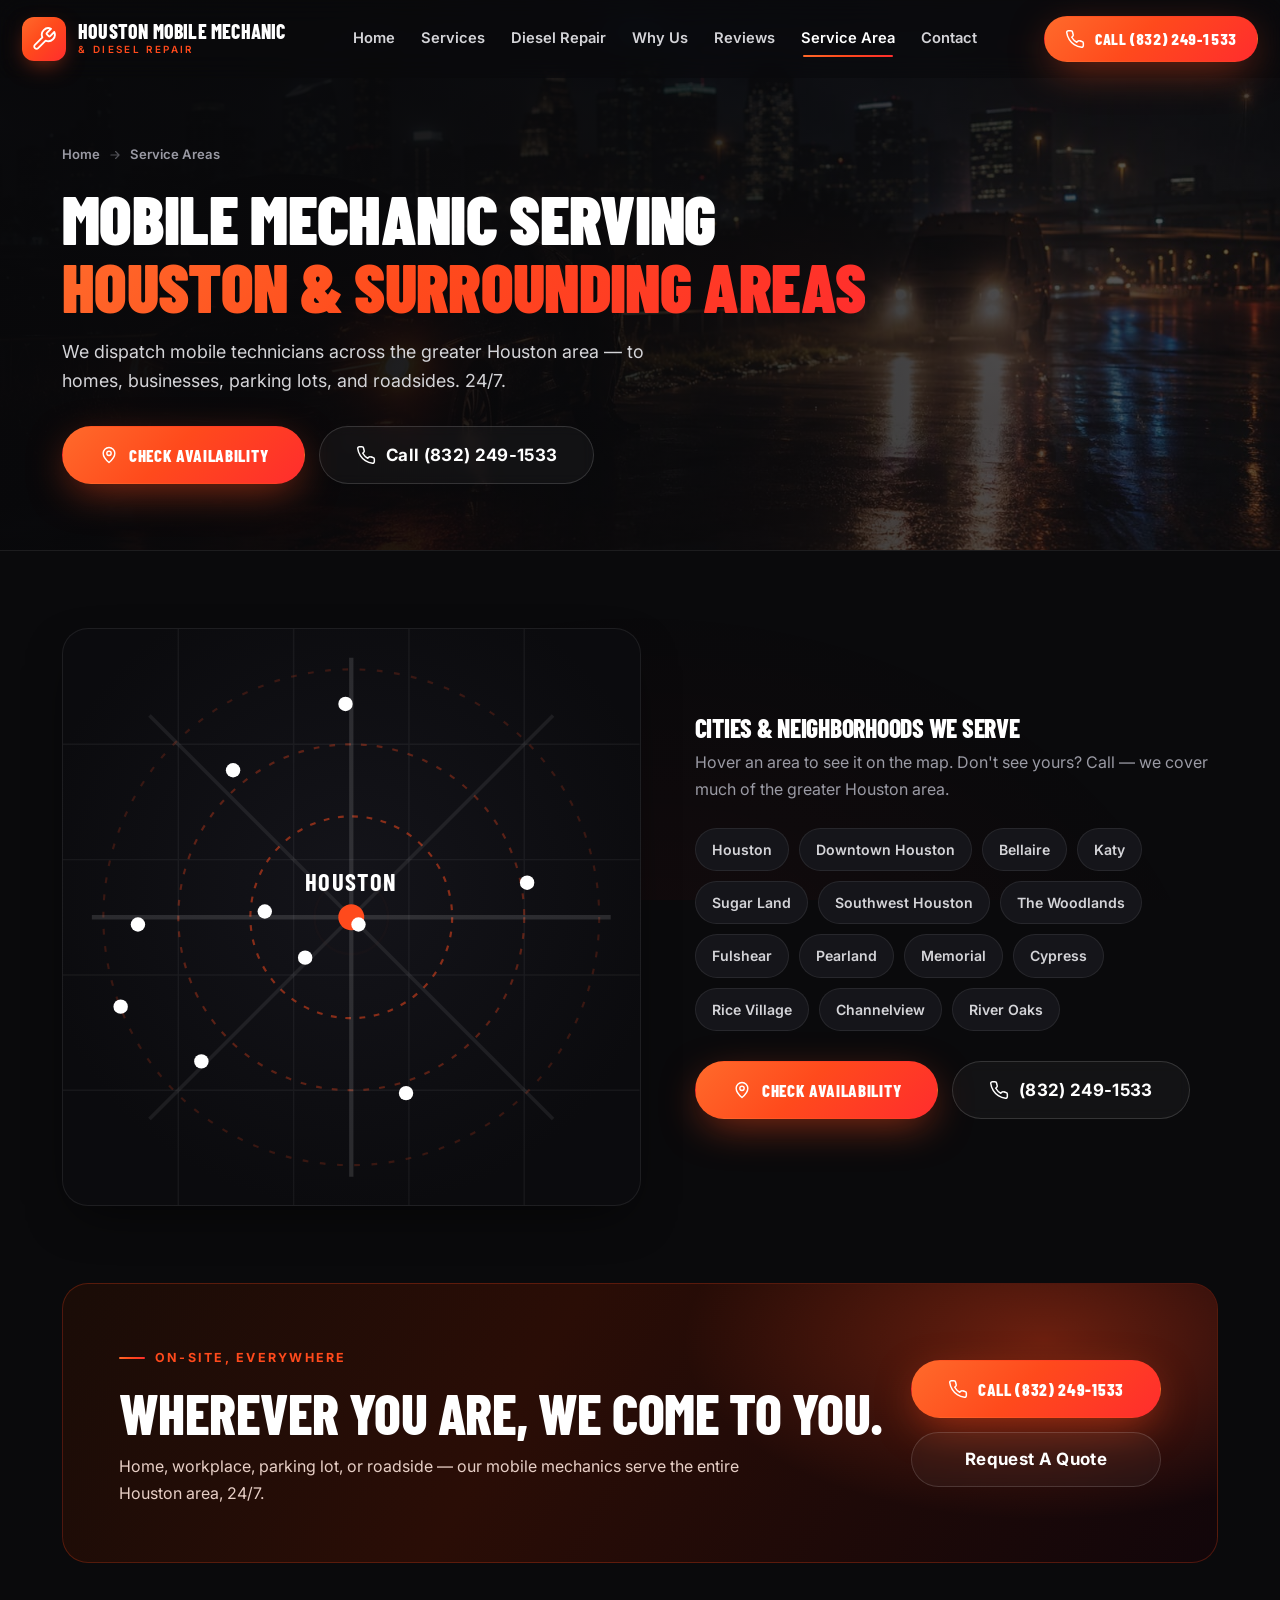
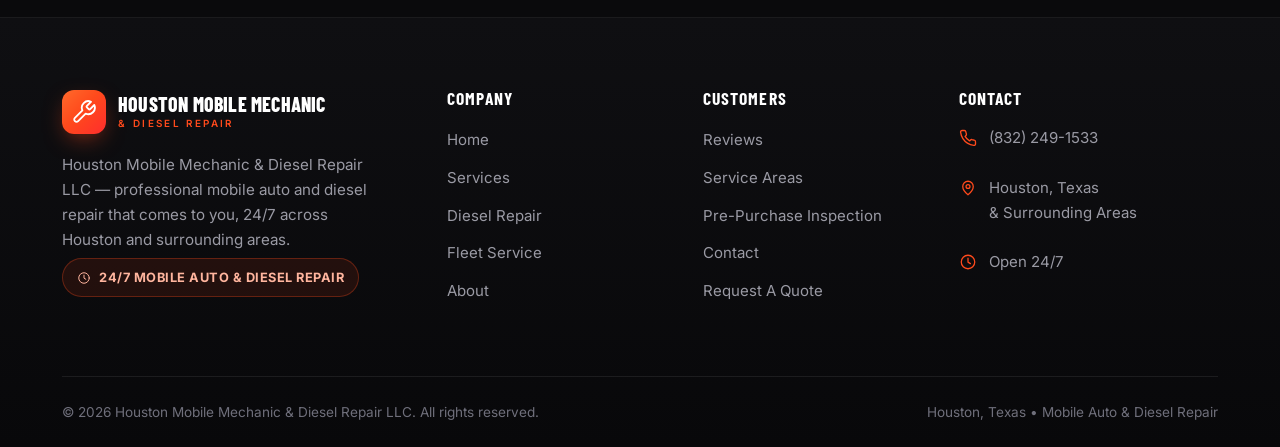
<file: service-areas.html>
<!DOCTYPE html>
<html lang="en">
<head>
<meta charset="UTF-8">
<meta name="viewport" content="width=device-width, initial-scale=1.0">
<script>document.documentElement.classList.add('js');</script>
<title>Service Areas | Mobile Mechanic Houston & Surrounding Areas — 24/7 On-Site Repair</title>
<meta name="description" content="Mobile mechanic service across Houston and surrounding areas: Downtown, Bellaire, Katy, Sugar Land, Southwest Houston, The Woodlands, Fulshear, Pearland, Memorial, Cypress, Rice Village, Channelview, River Oaks.">
<meta name="theme-color" content="#0a0a0c">
<link rel="canonical" href="https://www.houstonmobilemechanic.example/service-areas.html">
<meta property="og:type" content="website">
<meta property="og:site_name" content="Houston Mobile Mechanic & Diesel Repair LLC">
<meta property="og:title" content="Mobile Mechanic Service Areas — Houston & Surrounding Communities">
<meta property="og:description" content="Mobile mechanic service across Houston and surrounding areas: Downtown, Bellaire, Katy, Sugar Land, Southwest Houston, The Woodlands, Fulshear, Pearland, Memorial, Cypress, Rice Village, Channelview, River Oaks.">
<meta property="og:url" content="https://www.houstonmobilemechanic.example/service-areas.html">
<meta property="og:image" content="https://www.houstonmobilemechanic.example/assets/img/roadside-night.jpg">
<meta property="og:locale" content="en_US">
<meta name="twitter:card" content="summary_large_image">
<meta name="twitter:title" content="Mobile Mechanic Service Areas — Houston & Surrounding Communities">
<meta name="twitter:description" content="Mobile mechanic service across Houston and surrounding areas: Downtown, Bellaire, Katy, Sugar Land, Southwest Houston, The Woodlands, Fulshear, Pearland, Memorial, Cypress, Rice Village, Channelview, River Oaks.">
<meta name="twitter:image" content="https://www.houstonmobilemechanic.example/assets/img/roadside-night.jpg">
<link rel="preconnect" href="https://fonts.googleapis.com">
<link rel="preconnect" href="https://fonts.gstatic.com" crossorigin>
<link rel="stylesheet" href="assets/css/styles.css">
<link rel="icon" href="data:image/svg+xml,%3Csvg xmlns='http://www.w3.org/2000/svg' viewBox='0 0 24 24'%3E%3Crect width='24' height='24' rx='5' fill='%23ff4a1c'/%3E%3Cpath d='M14.7 6.3a1 1 0 0 0 0 1.4l1.6 1.6a1 1 0 0 0 1.4 0l3.77-3.77a6 6 0 0 1-7.94 7.94l-6.91 6.91a2.12 2.12 0 0 1-3-3l6.91-6.91a6 6 0 0 1 7.94-7.94l-3.76 3.76z' fill='none' stroke='white' stroke-width='1.6' stroke-linejoin='round' transform='scale(0.82) translate(2.5,2.5)'/%3E%3C/svg%3E">
<script type="application/ld+json">
{
  "@context": "https://schema.org",
  "@type": "AutoRepair",
  "name": "Houston Mobile Mechanic & Diesel Repair LLC",
  "telephone": "+1-832-249-1533",
  "url": "https://www.houstonmobilemechanic.example/",
  "priceRange": "$$",
  "address": {
    "@type": "PostalAddress",
    "addressLocality": "Houston",
    "addressRegion": "TX",
    "addressCountry": "US"
  },
  "openingHoursSpecification": [
    {
      "@type": "OpeningHoursSpecification",
      "dayOfWeek": [
        "Monday",
        "Tuesday",
        "Wednesday",
        "Thursday",
        "Friday",
        "Saturday",
        "Sunday"
      ],
      "opens": "00:00",
      "closes": "23:59"
    }
  ],
  "areaServed": [
    {
      "@type": "City",
      "name": "Houston"
    },
    {
      "@type": "City",
      "name": "Bellaire"
    },
    {
      "@type": "City",
      "name": "Katy"
    },
    {
      "@type": "City",
      "name": "Sugar Land"
    },
    {
      "@type": "City",
      "name": "The Woodlands"
    },
    {
      "@type": "City",
      "name": "Pearland"
    },
    {
      "@type": "City",
      "name": "Cypress"
    },
    {
      "@type": "City",
      "name": "Fulshear"
    },
    {
      "@type": "City",
      "name": "Channelview"
    }
  ]
}
</script>
<script type="application/ld+json">
{
  "@context": "https://schema.org",
  "@type": "BreadcrumbList",
  "itemListElement": [
    {
      "@type": "ListItem",
      "position": 1,
      "name": "Home",
      "item": "https://www.houstonmobilemechanic.example/index.html"
    },
    {
      "@type": "ListItem",
      "position": 2,
      "name": "Service Areas",
      "item": "https://www.houstonmobilemechanic.example/service-areas.html"
    }
  ]
}
</script>
</head>
<body>

<a class="skip-link" href="#main">Skip to main content</a>

<svg width="0" height="0" style="position:absolute" aria-hidden="true" focusable="false">
  <defs>
    <symbol id="i-wrench" viewBox="0 0 24 24" fill="none" stroke="currentColor" stroke-width="1.7" stroke-linecap="round" stroke-linejoin="round"><path d="M14.7 6.3a1 1 0 0 0 0 1.4l1.6 1.6a1 1 0 0 0 1.4 0l3.77-3.77a6 6 0 0 1-7.94 7.94l-6.91 6.91a2.12 2.12 0 0 1-3-3l6.91-6.91a6 6 0 0 1 7.94-7.94l-3.76 3.76z"/></symbol>
    <symbol id="i-truck" viewBox="0 0 24 24" fill="none" stroke="currentColor" stroke-width="1.7" stroke-linecap="round" stroke-linejoin="round"><path d="M2.5 6.5h11v9h-11z"/><path d="M13.5 9.5h3.8l3.2 3.2v2.8h-7z"/><circle cx="7" cy="17.8" r="1.9"/><circle cx="17.4" cy="17.8" r="1.9"/></symbol>
    <symbol id="i-phone" viewBox="0 0 24 24" fill="none" stroke="currentColor" stroke-width="1.8" stroke-linecap="round" stroke-linejoin="round"><path d="M22 16.9v3a2 2 0 0 1-2.2 2 19.8 19.8 0 0 1-8.6-3.1 19.5 19.5 0 0 1-6-6A19.8 19.8 0 0 1 2.1 4.2 2 2 0 0 1 4.1 2h3a2 2 0 0 1 2 1.7c.1 1 .4 1.9.7 2.8a2 2 0 0 1-.5 2.1L8.1 9.9a16 16 0 0 0 6 6l1.3-1.3a2 2 0 0 1 2.1-.4c.9.3 1.8.6 2.8.7a2 2 0 0 1 1.7 2z"/></symbol>
    <symbol id="i-star" viewBox="0 0 24 24" fill="currentColor"><path d="M12 2.2l2.9 6.1 6.6.8-4.9 4.6 1.3 6.6L12 17.9 6.1 20.9l1.3-6.6L2.5 9.1l6.6-.8z"/></symbol>
    <symbol id="i-check" viewBox="0 0 24 24" fill="none" stroke="currentColor" stroke-width="2.6" stroke-linecap="round" stroke-linejoin="round"><path d="M20 6L9 17l-5-5"/></symbol>
    <symbol id="i-arrow" viewBox="0 0 24 24" fill="none" stroke="currentColor" stroke-width="2" stroke-linecap="round" stroke-linejoin="round"><path d="M5 12h14M13 6l6 6-6 6"/></symbol>
    <symbol id="i-pin" viewBox="0 0 24 24" fill="none" stroke="currentColor" stroke-width="1.7" stroke-linecap="round" stroke-linejoin="round"><path d="M12 21s-7-5.6-7-11a7 7 0 0 1 14 0c0 5.4-7 11-7 11z"/><circle cx="12" cy="10" r="2.6"/></symbol>
    <symbol id="i-clock" viewBox="0 0 24 24" fill="none" stroke="currentColor" stroke-width="1.7" stroke-linecap="round" stroke-linejoin="round"><circle cx="12" cy="12" r="9"/><path d="M12 7v5.2l3.2 2"/></symbol>
    <symbol id="i-mail" viewBox="0 0 24 24" fill="none" stroke="currentColor" stroke-width="1.7" stroke-linecap="round" stroke-linejoin="round"><rect x="2.5" y="5" width="19" height="14" rx="2.5"/><path d="M3.5 7l8.5 6 8.5-6"/></symbol>
    <symbol id="i-bolt" viewBox="0 0 24 24" fill="none" stroke="currentColor" stroke-width="1.7" stroke-linecap="round" stroke-linejoin="round"><path d="M13 2.5L5 13.5h5.5L10 21.5 19 10h-5.6z"/></symbol>
    <symbol id="i-chat" viewBox="0 0 24 24" fill="none" stroke="currentColor" stroke-width="1.7" stroke-linecap="round" stroke-linejoin="round"><path d="M21 12a8 8 0 0 1-8 8H8l-4.5 3V12a8 8 0 1 1 17.5 0z"/><path d="M8.5 11.5h7M8.5 14.5h4"/></symbol>
    <symbol id="i-shield" viewBox="0 0 24 24" fill="none" stroke="currentColor" stroke-width="1.7" stroke-linecap="round" stroke-linejoin="round"><path d="M12 3l7.5 3v5.5c0 4.6-3.1 8-7.5 9.5-4.4-1.5-7.5-4.9-7.5-9.5V6z"/><path d="M9 12l2.2 2.2L15.5 10"/></symbol>
    <symbol id="i-home" viewBox="0 0 24 24" fill="none" stroke="currentColor" stroke-width="1.7" stroke-linecap="round" stroke-linejoin="round"><path d="M4 11l8-6.2 8 6.2"/><path d="M6 10v9a1 1 0 0 0 1 1h3.5v-5.5h3V20H17a1 1 0 0 0 1-1v-9"/></symbol>
    <symbol id="i-nav" viewBox="0 0 24 24" fill="none" stroke="currentColor" stroke-width="1.7" stroke-linecap="round" stroke-linejoin="round"><path d="M3.5 11.5L20.5 3.5l-8 17-2-7z"/></symbol>
    <symbol id="i-plus" viewBox="0 0 24 24" fill="none" stroke="currentColor" stroke-width="2.4" stroke-linecap="round"><path d="M12 5v14M5 12h14"/></symbol>
    <symbol id="i-quote" viewBox="0 0 24 24" fill="currentColor"><path d="M9.5 6C6.5 7.4 5 10 5 13.2V18h5.6v-5.6H8.2c0-2 .9-3.4 2.7-4.3zm9 0c-3 1.4-4.5 4-4.5 7.2V18h5.6v-5.6h-2.4c0-2 .9-3.4 2.7-4.3z"/></symbol>
    <!-- service icons -->
    <symbol id="i-diag" viewBox="0 0 24 24" fill="none" stroke="currentColor" stroke-width="1.7" stroke-linecap="round" stroke-linejoin="round"><rect x="2.8" y="4" width="18.4" height="12.5" rx="2"/><path d="M8.5 20h7M12 16.5V20"/><path d="M6.4 10.3h1.9l1.3-2.6 2 5.2 1.3-2.6h2.4"/></symbol>
    <symbol id="i-engine" viewBox="0 0 24 24" fill="none" stroke="currentColor" stroke-width="1.7" stroke-linecap="round" stroke-linejoin="round"><path d="M6 9V7.2A1.2 1.2 0 0 1 7.2 6h3.3a1.2 1.2 0 0 1 1.2 1.2V9h2.4l1.8 1.9h2.3a1 1 0 0 1 1 1v3.4a1 1 0 0 1-1 1h-1.6l-1.2 1.6H8.5V16H6.6A1.6 1.6 0 0 1 5 14.4v-3.8A1.6 1.6 0 0 1 6.6 9z"/><path d="M3 11v3"/></symbol>
    <symbol id="i-brake" viewBox="0 0 24 24" fill="none" stroke="currentColor" stroke-width="1.7" stroke-linecap="round" stroke-linejoin="round"><circle cx="12" cy="12" r="8.3"/><circle cx="12" cy="12" r="3.2"/><path d="M12 3.7v2.4M12 17.9v2.4M3.7 12h2.4M17.9 12h2.4"/></symbol>
    <symbol id="i-battery" viewBox="0 0 24 24" fill="none" stroke="currentColor" stroke-width="1.7" stroke-linecap="round" stroke-linejoin="round"><rect x="2.5" y="7" width="16" height="10" rx="2.2"/><path d="M21.5 10.5v3"/><path d="M6.4 10.6v2.8M5 12h2.8M13.6 12h2.8"/></symbol>
    <symbol id="i-alt" viewBox="0 0 24 24" fill="none" stroke="currentColor" stroke-width="1.7" stroke-linecap="round" stroke-linejoin="round"><circle cx="12" cy="12" r="8.6"/><path d="M12.8 6.8L9.4 12.4h3.1l-.7 4.8 3.6-5.7h-3.2z"/></symbol>
    <symbol id="i-elec" viewBox="0 0 24 24" fill="none" stroke="currentColor" stroke-width="1.7" stroke-linecap="round" stroke-linejoin="round"><path d="M13 2.6L5.4 13.3H11l-1 8.1 8.6-11H12.9z"/></symbol>
    <symbol id="i-snow" viewBox="0 0 24 24" fill="none" stroke="currentColor" stroke-width="1.7" stroke-linecap="round" stroke-linejoin="round"><path d="M12 2.5v19M4 7l16 10M20 7L4 17"/><path d="M12 6.2l2-2M12 6.2l-2-2M12 17.8l2 2M12 17.8l-2 2"/></symbol>
    <symbol id="i-oil" viewBox="0 0 24 24" fill="none" stroke="currentColor" stroke-width="1.7" stroke-linecap="round" stroke-linejoin="round"><path d="M12 3.2s6.2 6.5 6.2 10.4A6.2 6.2 0 0 1 5.8 13.6C5.8 9.7 12 3.2 12 3.2z"/><path d="M9.3 14.2a2.8 2.8 0 0 0 2.6 2.7"/></symbol>
    <symbol id="i-gear" viewBox="0 0 24 24" fill="none" stroke="currentColor" stroke-width="1.7" stroke-linecap="round" stroke-linejoin="round"><circle cx="12" cy="12" r="3.3"/><path d="M12 2.6v2.3M12 19.1v2.3M21.4 12h-2.3M4.9 12H2.6M18.6 5.4L17 7M7 17l-1.6 1.6M18.6 18.6L17 17M7 7L5.4 5.4"/></symbol>
    <symbol id="i-clipboard" viewBox="0 0 24 24" fill="none" stroke="currentColor" stroke-width="1.7" stroke-linecap="round" stroke-linejoin="round"><rect x="5" y="4.6" width="14" height="16" rx="2.2"/><path d="M9.2 4.6V3.9A1.1 1.1 0 0 1 10.3 3h3.4a1.1 1.1 0 0 1 1.1 1v.7z"/><path d="M9 13.2l2.2 2.2L15.4 11"/></symbol>
    <symbol id="i-fuel" viewBox="0 0 24 24" fill="none" stroke="currentColor" stroke-width="1.7" stroke-linecap="round" stroke-linejoin="round"><path d="M4.5 21V6a2 2 0 0 1 2-2h3.8a2 2 0 0 1 2 2v15"/><path d="M3 21h11"/><path d="M6.6 8.4h3.6"/><path d="M12.3 10.5h3.4a1.6 1.6 0 0 1 1.6 1.6v5.6a1.5 1.5 0 0 0 3 0V11l-2.2-2.4"/></symbol>
    <symbol id="i-layers" viewBox="0 0 24 24" fill="none" stroke="currentColor" stroke-width="1.7" stroke-linecap="round" stroke-linejoin="round"><path d="M12 3.2l9 4.8-9 4.8-9-4.8z"/><path d="M3.6 12.6L12 17l8.4-4.4"/><path d="M3.6 16.9L12 21.3l8.4-4.4"/></symbol>
    <symbol id="i-warn" viewBox="0 0 24 24" fill="none" stroke="currentColor" stroke-width="1.7" stroke-linecap="round" stroke-linejoin="round"><path d="M12 3.5L21.5 20H2.5z"/><path d="M12 9.5v4.2M12 17h.01"/></symbol>
  </defs>
</svg>


<header class="header" id="header">
  <div class="container">
    <a href="index.html" class="logo" aria-label="Houston Mobile Mechanic & Diesel Repair — home">
      <span class="logo-mark"><svg><use href="#i-wrench"/></svg></span>
      <span class="logo-text">
        <span class="lt-1">Houston Mobile Mechanic</span>
        <span class="lt-2">&amp; Diesel Repair</span>
      </span>
    </a>

    <nav class="nav" aria-label="Primary navigation">
      <a href="index.html">Home</a>
      <a href="services.html">Services</a>
      <a href="diesel-repair.html">Diesel Repair</a>
      <a href="#why">Why Us</a>
      <a href="reviews.html">Reviews</a>
      <a href="service-areas.html" class="active" aria-current="page">Service Area</a>
      <a href="contact.html">Contact</a>
    </nav>

    <div class="header-cta">
      <div class="header-emergency">
        <span class="he-1"><span class="pulse-dot" aria-hidden="true"></span> 24/7 Emergency Service</span>
        <a href="tel:+18322491533" class="he-2">(832) 249-1533</a>
      </div>
      <a href="tel:+18322491533" class="btn btn-primary btn-call">
        <svg><use href="#i-phone"/></svg>
        <span class="btn-label-long">Call <span class="phone-num">(832) 249-1533</span></span>
        <span class="btn-label-short">Call Now</span>
      </a>
      <button class="hamburger" id="hamburger" aria-label="Open menu" aria-expanded="false" aria-controls="mobile-nav">
        <span></span><span></span><span></span>
      </button>
    </div>
  </div>
</header>


<nav class="mobile-nav" id="mobile-nav" aria-label="Mobile navigation">
  <a class="mn-link" href="index.html">Home <svg><use href="#i-arrow"/></svg></a>
  <a class="mn-link" href="services.html">Services <svg><use href="#i-arrow"/></svg></a>
  <a class="mn-link" href="diesel-repair.html">Diesel Repair <svg><use href="#i-arrow"/></svg></a>
  <a class="mn-link" href="fleet-repair.html">Fleet Repair <svg><use href="#i-arrow"/></svg></a>
  <a class="mn-link" href="pre-purchase-inspection.html">Inspections <svg><use href="#i-arrow"/></svg></a>
  <a class="mn-link" href="reviews.html">Reviews <svg><use href="#i-arrow"/></svg></a>
  <a class="mn-link active" href="service-areas.html" aria-current="page">Service Area <svg><use href="#i-arrow"/></svg></a>
  <a class="mn-link" href="about.html">About <svg><use href="#i-arrow"/></svg></a>
  <a class="mn-link" href="contact.html">Contact <svg><use href="#i-arrow"/></svg></a>
  <div class="mn-cta">
    <a href="tel:+18322491533" class="btn btn-primary btn-call btn-lg"><svg><use href="#i-phone"/></svg> Call (832) 249-1533</a>
    <a href="#quote" class="btn btn-secondary btn-lg">Request A Quote</a>
  </div>
</nav>


<main id="main">
<section class="page-hero">
  <div class="ph-bg"><img src="assets/img/roadside-night.jpg" alt="Mobile mechanic service across Houston at night" width="1600" height="914" fetchpriority="high" decoding="async"></div>
  <div class="container">
    <nav class="breadcrumb" aria-label="Breadcrumb"><a href="index.html">Home</a><svg aria-hidden="true"><use href="#i-arrow"/></svg><span>Service Areas</span></nav>
    <h1>Mobile Mechanic Serving <span class="grad-text">Houston &amp; Surrounding Areas</span></h1>
    <p class="ph-sub">We dispatch mobile technicians across the greater Houston area — to homes, businesses, parking lots, and roadsides. 24/7.</p>
    <div class="ph-cta">
      <a href="contact.html#quote" class="btn btn-primary btn-call btn-lg"><svg><use href="#i-pin"/></svg> Check Availability</a>
      <a href="tel:+18322491533" class="btn btn-secondary btn-lg"><svg><use href="#i-phone"/></svg> Call (832) 249-1533</a>
    </div>
  </div>
</section>

<section class="section">
  <div class="container">
    <div class="area-wrap">
      <div class="map-visual reveal" role="img" aria-label="Stylized map showing mobile mechanic coverage across Houston and surrounding areas">
        <svg viewBox="0 0 400 400" fill="none">
          <g stroke="rgba(255,255,255,0.05)" stroke-width="1">
            <path d="M0 80h400M0 160h400M0 240h400M0 320h400M80 0v400M160 0v400M240 0v400M320 0v400"/>
          </g>
          <circle cx="200" cy="200" r="70" stroke="rgba(255,74,28,0.5)" stroke-width="1.5" stroke-dasharray="4 6"/>
          <circle cx="200" cy="200" r="120" stroke="rgba(255,74,28,0.32)" stroke-width="1.5" stroke-dasharray="4 7"/>
          <circle cx="200" cy="200" r="172" stroke="rgba(255,74,28,0.18)" stroke-width="1.5" stroke-dasharray="4 8"/>
          <path d="M200 20v360M20 200h360" stroke="rgba(255,255,255,0.12)" stroke-width="3"/>
          <path d="M60 60l280 280M340 60L60 340" stroke="rgba(255,255,255,0.07)" stroke-width="2.5"/>
          <circle cx="200" cy="200" r="9" fill="#ff4a1c"/>
          <circle cx="200" cy="200" r="16" fill="none" stroke="rgba(255,74,28,0.6)" stroke-width="2">
            <animate attributeName="r" values="12;26;12" dur="3s" repeatCount="indefinite"/>
            <animate attributeName="opacity" values="0.7;0;0.7" dur="3s" repeatCount="indefinite"/>
          </circle>
          <text x="200" y="182" text-anchor="middle" fill="#fff" font-family="Barlow Condensed, sans-serif" font-size="17" font-weight="700" letter-spacing="1">HOUSTON</text>
          <g class="map-dot" data-area="downtown"><circle cx="205" cy="205" r="5" fill="#fff"/><title>Downtown Houston</title></g>
          <g class="map-dot" data-area="bellaire"><circle cx="168" cy="228" r="5" fill="#fff"/><title>Bellaire</title></g>
          <g class="map-dot" data-area="katy"><circle cx="52" cy="205" r="5" fill="#fff"/><title>Katy</title></g>
          <g class="map-dot" data-area="sugarland"><circle cx="96" cy="300" r="5" fill="#fff"/><title>Sugar Land</title></g>
          <g class="map-dot" data-area="woodlands"><circle cx="196" cy="52" r="5" fill="#fff"/><title>The Woodlands</title></g>
          <g class="map-dot" data-area="fulshear"><circle cx="40" cy="262" r="5" fill="#fff"/><title>Fulshear</title></g>
          <g class="map-dot" data-area="pearland"><circle cx="238" cy="322" r="5" fill="#fff"/><title>Pearland</title></g>
          <g class="map-dot" data-area="cypress"><circle cx="118" cy="98" r="5" fill="#fff"/><title>Cypress</title></g>
          <g class="map-dot" data-area="channelview"><circle cx="322" cy="176" r="5" fill="#fff"/><title>Channelview</title></g>
          <g class="map-dot" data-area="memorial"><circle cx="140" cy="196" r="5" fill="#fff"/><title>Memorial</title></g>
        </svg>
      </div>

      <div class="reveal" data-delay="1">
        <h3 style="font-size:1.6rem;text-transform:uppercase;margin-bottom:8px">Cities &amp; Neighborhoods We Serve</h3>
        <p class="muted">Hover an area to see it on the map. Don't see yours? Call — we cover much of the greater Houston area.</p>
        <div class="area-list">
          <span class="area-tag" data-area="houston">Houston</span>
          <span class="area-tag" data-area="downtown">Downtown Houston</span>
          <span class="area-tag" data-area="bellaire">Bellaire</span>
          <span class="area-tag" data-area="katy">Katy</span>
          <span class="area-tag" data-area="sugarland">Sugar Land</span>
          <span class="area-tag" data-area="swhouston">Southwest Houston</span>
          <span class="area-tag" data-area="woodlands">The Woodlands</span>
          <span class="area-tag" data-area="fulshear">Fulshear</span>
          <span class="area-tag" data-area="pearland">Pearland</span>
          <span class="area-tag" data-area="memorial">Memorial</span>
          <span class="area-tag" data-area="cypress">Cypress</span>
          <span class="area-tag" data-area="rice">Rice Village</span>
          <span class="area-tag" data-area="channelview">Channelview</span>
          <span class="area-tag" data-area="riveroaks">River Oaks</span>
        </div>
        <div style="margin-top:30px;display:flex;flex-wrap:wrap;gap:14px">
          <a href="contact.html#quote" class="btn btn-primary btn-call btn-lg"><svg><use href="#i-pin"/></svg> Check Availability</a>
          <a href="tel:+18322491533" class="btn btn-secondary btn-lg"><svg><use href="#i-phone"/></svg> (832) 249-1533</a>
        </div>
      </div>
    </div>
  </div>
</section>

<section class="section section-tight">
  <div class="container">
    <div class="band reveal">
      <div class="band-inner">
        <div>
          <span class="eyebrow">On-Site, Everywhere</span>
          <h2>Wherever You Are, We Come To You.</h2>
          <p>Home, workplace, parking lot, or roadside — our mobile mechanics serve the entire Houston area, 24/7.</p>
        </div>
        <div class="band-cta">
          <a href="tel:+18322491533" class="btn btn-primary btn-call btn-lg"><svg><use href="#i-phone"/></svg> Call (832) 249-1533</a>
          <a href="contact.html#quote" class="btn btn-secondary btn-lg">Request A Quote</a>
        </div>
      </div>
    </div>
  </div>
</section>

</main>

<footer class="footer">
  <div class="container">
    <div class="footer-top">
      <div class="footer-brand">
        <a href="index.html" class="logo" aria-label="Houston Mobile Mechanic home">
          <span class="logo-mark"><svg><use href="#i-wrench"/></svg></span>
          <span class="logo-text"><span class="lt-1">Houston Mobile Mechanic</span><span class="lt-2">&amp; Diesel Repair</span></span>
        </a>
        <p>Houston Mobile Mechanic &amp; Diesel Repair LLC — professional mobile auto and diesel repair that comes to you, 24/7 across Houston and surrounding areas.</p>
        <span class="footer-tag"><svg style="width:14px;height:14px" aria-hidden="true"><use href="#i-clock"/></svg> 24/7 Mobile Auto &amp; Diesel Repair</span>
      </div>

      <div class="footer-col">
        <h4>Company</h4>
        <ul>
          <li><a href="index.html">Home</a></li>
          <li><a href="services.html">Services</a></li>
          <li><a href="diesel-repair.html">Diesel Repair</a></li>
          <li><a href="fleet-repair.html">Fleet Service</a></li>
          <li><a href="about.html">About</a></li>
        </ul>
      </div>

      <div class="footer-col">
        <h4>Customers</h4>
        <ul>
          <li><a href="reviews.html">Reviews</a></li>
          <li><a href="service-areas.html">Service Areas</a></li>
          <li><a href="pre-purchase-inspection.html">Pre-Purchase Inspection</a></li>
          <li><a href="contact.html">Contact</a></li>
          <li><a href="#quote">Request A Quote</a></li>
        </ul>
      </div>

      <div class="footer-col">
        <h4>Contact</h4>
        <ul class="footer-contact">
          <li><svg><use href="#i-phone"/></svg><a href="tel:+18322491533">(832) 249-1533</a></li>
          <li><svg><use href="#i-pin"/></svg><span>Houston, Texas<br>&amp; Surrounding Areas</span></li>
          <li><svg><use href="#i-clock"/></svg><span>Open 24/7</span></li>
        </ul>
      </div>
    </div>

    <div class="footer-bottom">
      <span>&copy; <span data-year>2026</span> Houston Mobile Mechanic &amp; Diesel Repair LLC. All rights reserved.</span>
      <span class="fb-note">Houston, Texas • Mobile Auto &amp; Diesel Repair</span>
    </div>
  </div>
</footer>


<div class="mobile-call-bar">
  <a href="tel:+18322491533" class="btn btn-primary btn-call mcb-call"><svg><use href="#i-phone"/></svg> Call Now</a>
  <a href="#quote" class="btn btn-secondary">Quote</a>
</div>


<script src="assets/js/script.js" defer></script>
</body>
</html>
</file>
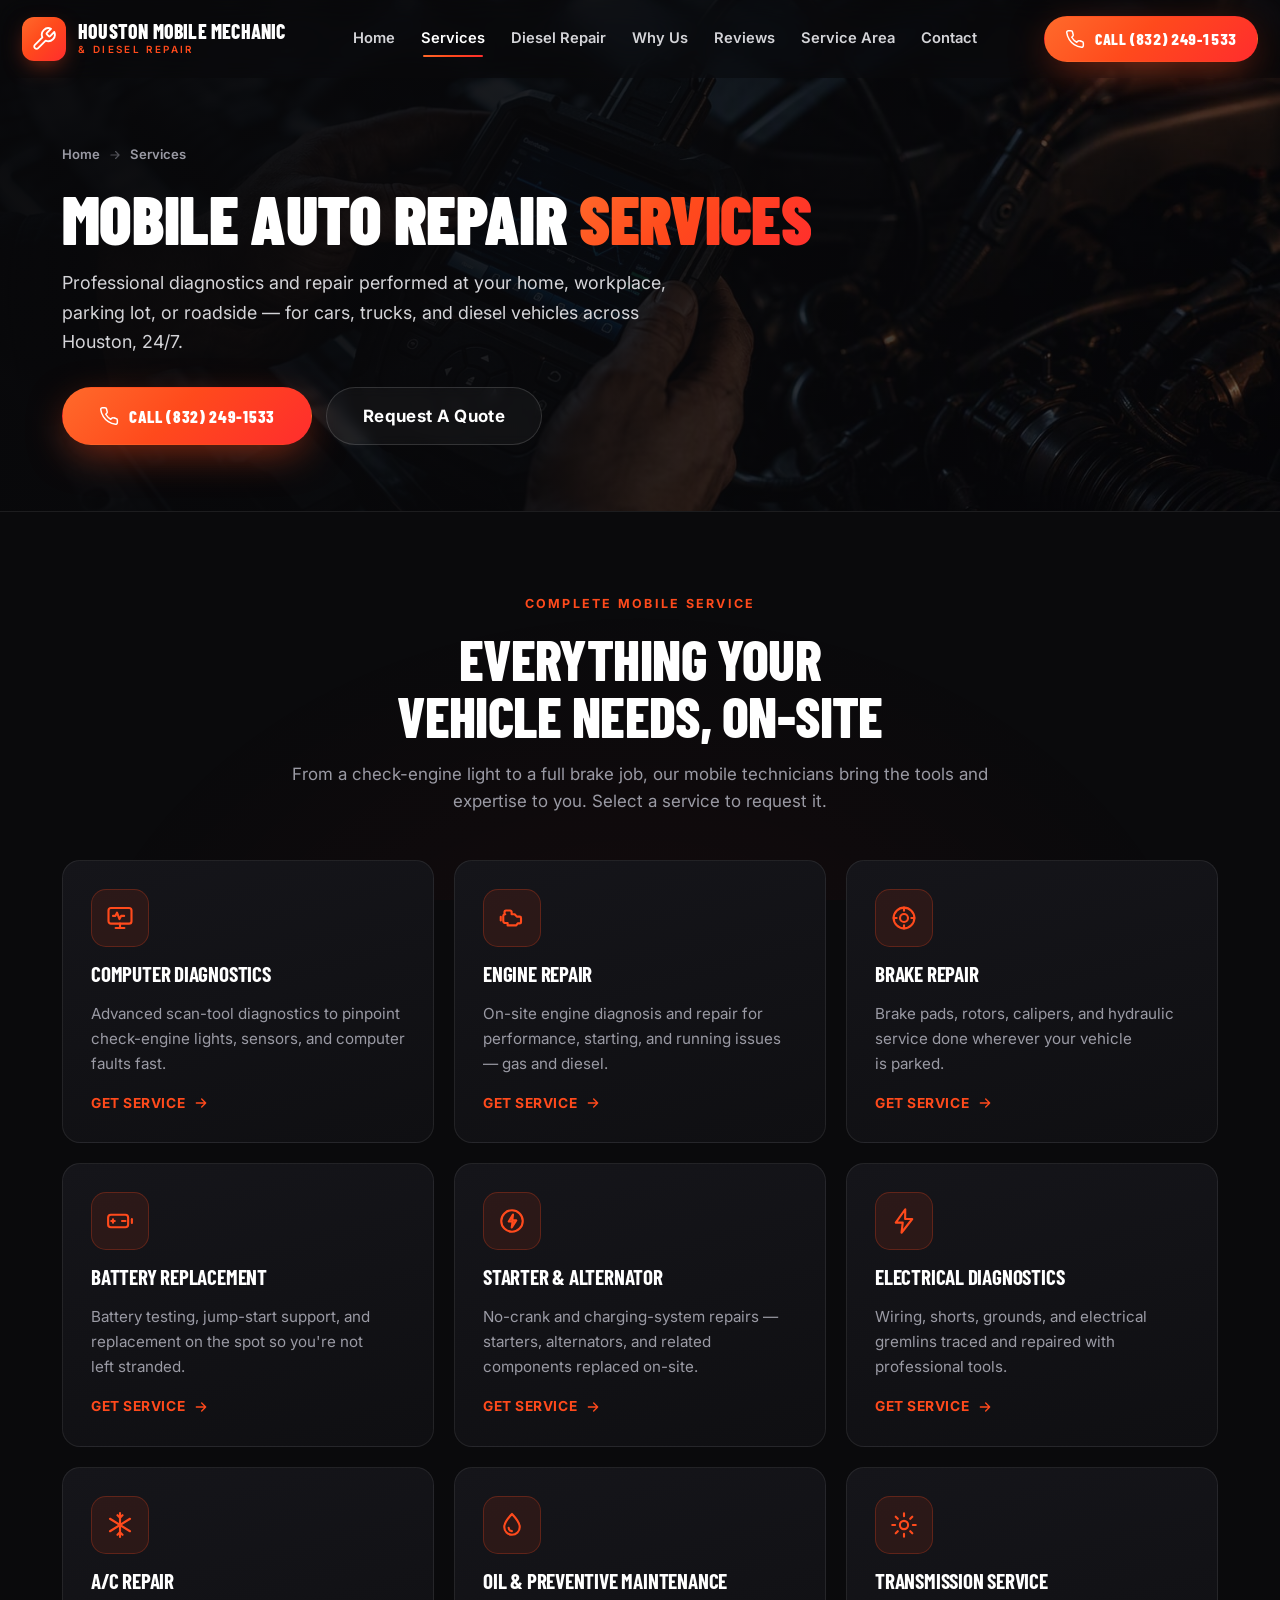
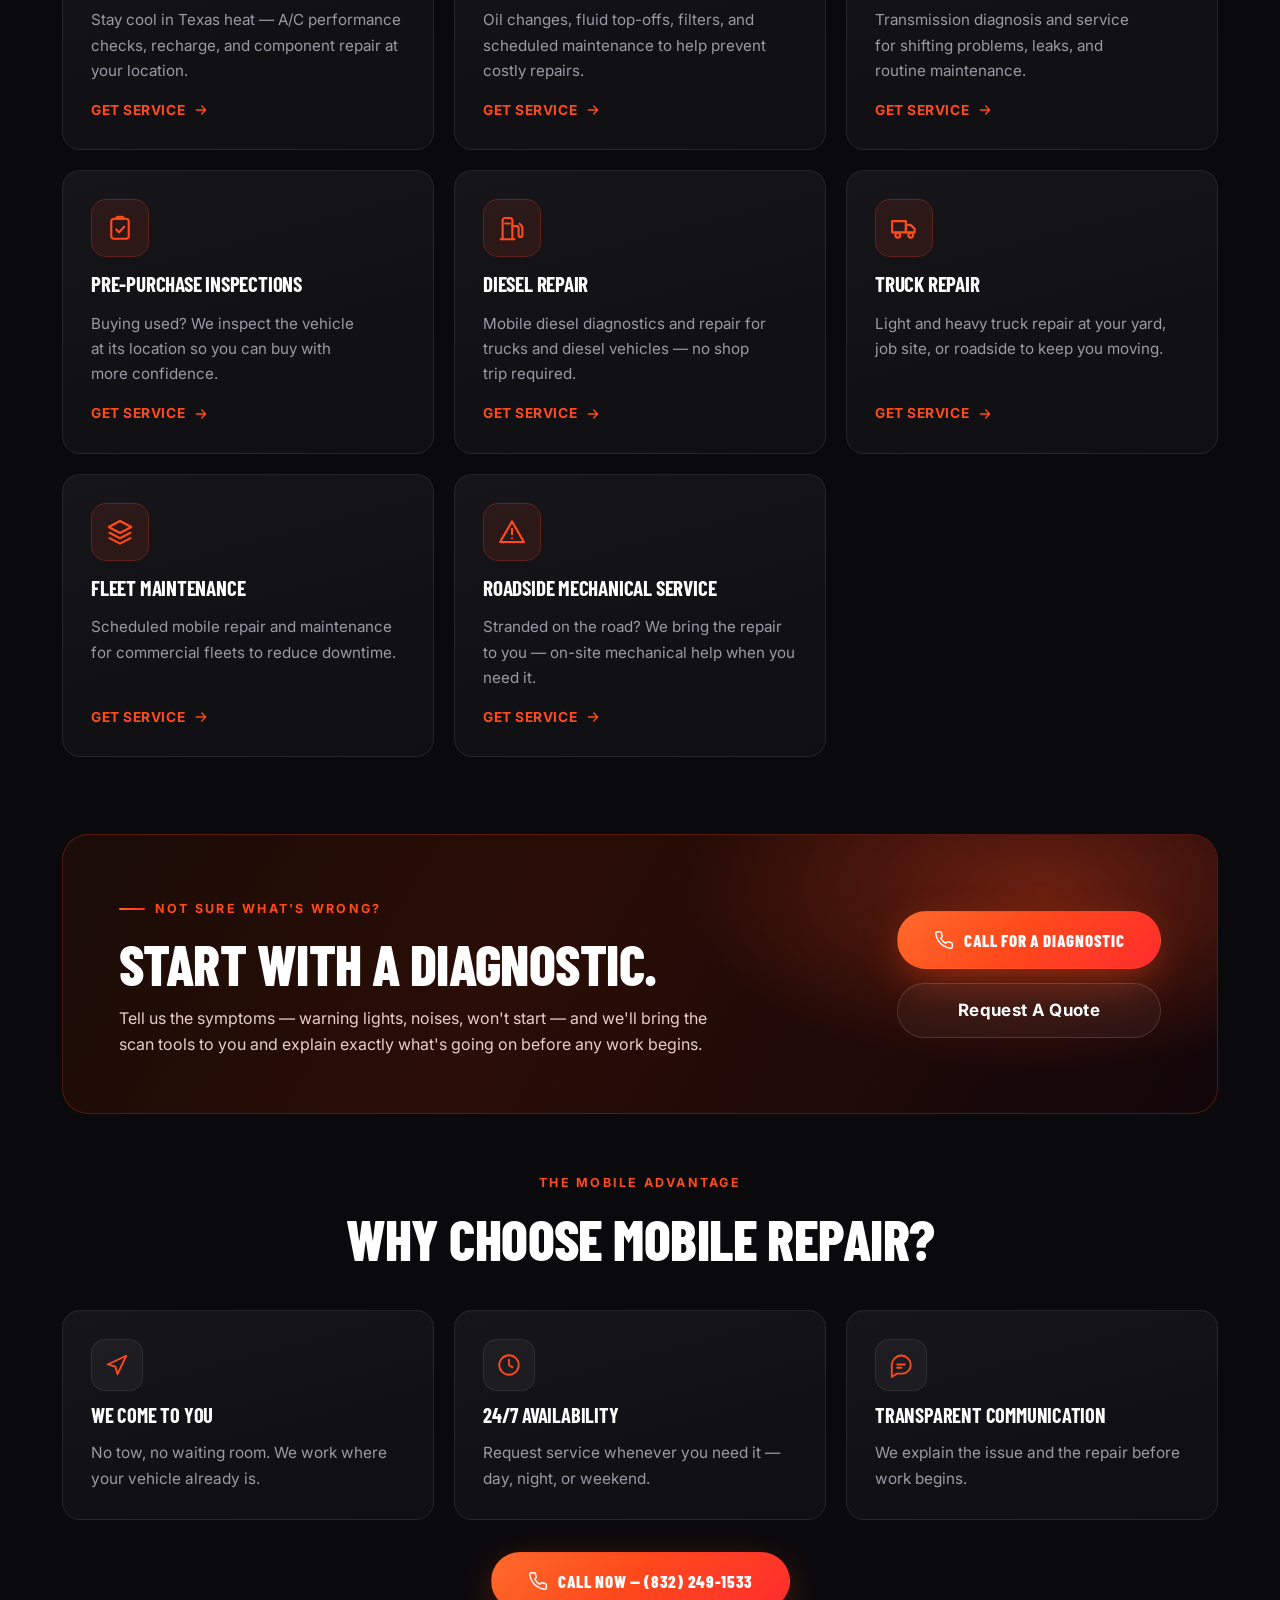
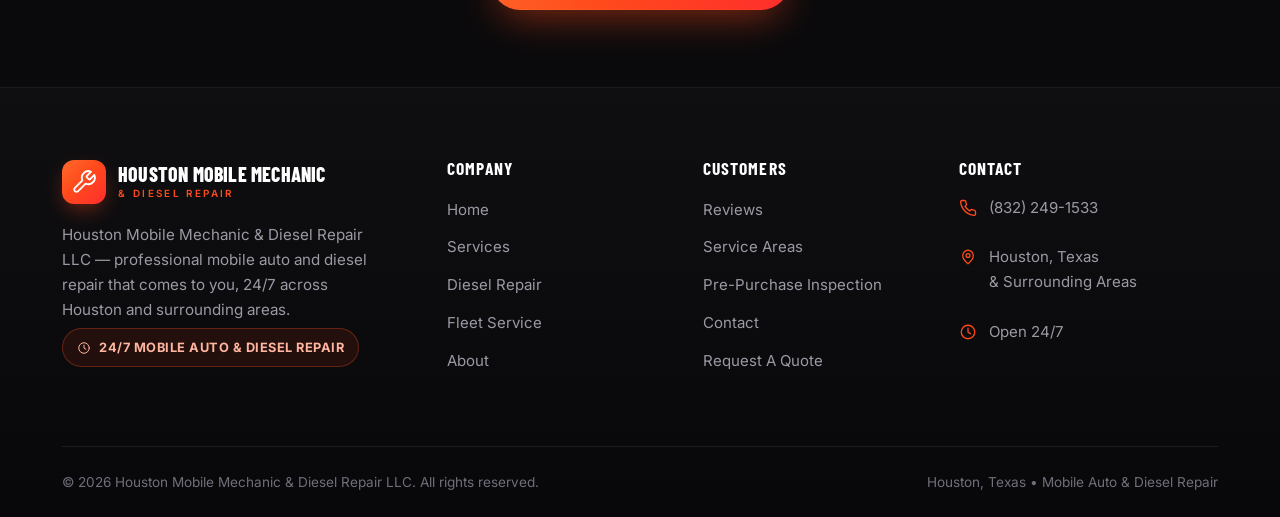
<file: services.html>
<!DOCTYPE html>
<html lang="en">
<head>
<meta charset="UTF-8">
<meta name="viewport" content="width=device-width, initial-scale=1.0">
<script>document.documentElement.classList.add('js');</script>
<title>Mobile Auto Repair Services in Houston | On-Site Mechanic — Houston Mobile Mechanic</title>
<meta name="description" content="Full-service mobile auto repair in Houston: diagnostics, engine, brakes, battery, starter & alternator, electrical, A/C, oil, transmission, inspections, diesel, trucks & fleets — at your location, 24/7.">
<meta name="theme-color" content="#0a0a0c">
<link rel="canonical" href="https://www.houstonmobilemechanic.example/services.html">
<meta property="og:type" content="website">
<meta property="og:site_name" content="Houston Mobile Mechanic & Diesel Repair LLC">
<meta property="og:title" content="Mobile Auto Repair Services in Houston | We Come To You">
<meta property="og:description" content="Full-service mobile auto repair in Houston: diagnostics, engine, brakes, battery, starter & alternator, electrical, A/C, oil, transmission, inspections, diesel, trucks & fleets — at your location, 24/7.">
<meta property="og:url" content="https://www.houstonmobilemechanic.example/services.html">
<meta property="og:image" content="https://www.houstonmobilemechanic.example/assets/img/engine-diagnostics.jpg">
<meta property="og:locale" content="en_US">
<meta name="twitter:card" content="summary_large_image">
<meta name="twitter:title" content="Mobile Auto Repair Services in Houston | We Come To You">
<meta name="twitter:description" content="Full-service mobile auto repair in Houston: diagnostics, engine, brakes, battery, starter & alternator, electrical, A/C, oil, transmission, inspections, diesel, trucks & fleets — at your location, 24/7.">
<meta name="twitter:image" content="https://www.houstonmobilemechanic.example/assets/img/engine-diagnostics.jpg">
<link rel="preconnect" href="https://fonts.googleapis.com">
<link rel="preconnect" href="https://fonts.gstatic.com" crossorigin>
<link rel="stylesheet" href="assets/css/styles.css">
<link rel="icon" href="data:image/svg+xml,%3Csvg xmlns='http://www.w3.org/2000/svg' viewBox='0 0 24 24'%3E%3Crect width='24' height='24' rx='5' fill='%23ff4a1c'/%3E%3Cpath d='M14.7 6.3a1 1 0 0 0 0 1.4l1.6 1.6a1 1 0 0 0 1.4 0l3.77-3.77a6 6 0 0 1-7.94 7.94l-6.91 6.91a2.12 2.12 0 0 1-3-3l6.91-6.91a6 6 0 0 1 7.94-7.94l-3.76 3.76z' fill='none' stroke='white' stroke-width='1.6' stroke-linejoin='round' transform='scale(0.82) translate(2.5,2.5)'/%3E%3C/svg%3E">
<script type="application/ld+json">
{
  "@context": "https://schema.org",
  "@type": "AutoRepair",
  "name": "Houston Mobile Mechanic & Diesel Repair LLC",
  "telephone": "+1-832-249-1533",
  "url": "https://www.houstonmobilemechanic.example/",
  "priceRange": "$$",
  "address": {
    "@type": "PostalAddress",
    "addressLocality": "Houston",
    "addressRegion": "TX",
    "addressCountry": "US"
  },
  "openingHoursSpecification": [
    {
      "@type": "OpeningHoursSpecification",
      "dayOfWeek": [
        "Monday",
        "Tuesday",
        "Wednesday",
        "Thursday",
        "Friday",
        "Saturday",
        "Sunday"
      ],
      "opens": "00:00",
      "closes": "23:59"
    }
  ],
  "areaServed": [
    {
      "@type": "City",
      "name": "Houston"
    },
    {
      "@type": "City",
      "name": "Bellaire"
    },
    {
      "@type": "City",
      "name": "Katy"
    },
    {
      "@type": "City",
      "name": "Sugar Land"
    },
    {
      "@type": "City",
      "name": "The Woodlands"
    },
    {
      "@type": "City",
      "name": "Pearland"
    },
    {
      "@type": "City",
      "name": "Cypress"
    },
    {
      "@type": "City",
      "name": "Fulshear"
    },
    {
      "@type": "City",
      "name": "Channelview"
    }
  ]
}
</script>
<script type="application/ld+json">
{
  "@context": "https://schema.org",
  "@type": "BreadcrumbList",
  "itemListElement": [
    {
      "@type": "ListItem",
      "position": 1,
      "name": "Home",
      "item": "https://www.houstonmobilemechanic.example/index.html"
    },
    {
      "@type": "ListItem",
      "position": 2,
      "name": "Services",
      "item": "https://www.houstonmobilemechanic.example/services.html"
    }
  ]
}
</script>
</head>
<body>

<a class="skip-link" href="#main">Skip to main content</a>

<svg width="0" height="0" style="position:absolute" aria-hidden="true" focusable="false">
  <defs>
    <symbol id="i-wrench" viewBox="0 0 24 24" fill="none" stroke="currentColor" stroke-width="1.7" stroke-linecap="round" stroke-linejoin="round"><path d="M14.7 6.3a1 1 0 0 0 0 1.4l1.6 1.6a1 1 0 0 0 1.4 0l3.77-3.77a6 6 0 0 1-7.94 7.94l-6.91 6.91a2.12 2.12 0 0 1-3-3l6.91-6.91a6 6 0 0 1 7.94-7.94l-3.76 3.76z"/></symbol>
    <symbol id="i-truck" viewBox="0 0 24 24" fill="none" stroke="currentColor" stroke-width="1.7" stroke-linecap="round" stroke-linejoin="round"><path d="M2.5 6.5h11v9h-11z"/><path d="M13.5 9.5h3.8l3.2 3.2v2.8h-7z"/><circle cx="7" cy="17.8" r="1.9"/><circle cx="17.4" cy="17.8" r="1.9"/></symbol>
    <symbol id="i-phone" viewBox="0 0 24 24" fill="none" stroke="currentColor" stroke-width="1.8" stroke-linecap="round" stroke-linejoin="round"><path d="M22 16.9v3a2 2 0 0 1-2.2 2 19.8 19.8 0 0 1-8.6-3.1 19.5 19.5 0 0 1-6-6A19.8 19.8 0 0 1 2.1 4.2 2 2 0 0 1 4.1 2h3a2 2 0 0 1 2 1.7c.1 1 .4 1.9.7 2.8a2 2 0 0 1-.5 2.1L8.1 9.9a16 16 0 0 0 6 6l1.3-1.3a2 2 0 0 1 2.1-.4c.9.3 1.8.6 2.8.7a2 2 0 0 1 1.7 2z"/></symbol>
    <symbol id="i-star" viewBox="0 0 24 24" fill="currentColor"><path d="M12 2.2l2.9 6.1 6.6.8-4.9 4.6 1.3 6.6L12 17.9 6.1 20.9l1.3-6.6L2.5 9.1l6.6-.8z"/></symbol>
    <symbol id="i-check" viewBox="0 0 24 24" fill="none" stroke="currentColor" stroke-width="2.6" stroke-linecap="round" stroke-linejoin="round"><path d="M20 6L9 17l-5-5"/></symbol>
    <symbol id="i-arrow" viewBox="0 0 24 24" fill="none" stroke="currentColor" stroke-width="2" stroke-linecap="round" stroke-linejoin="round"><path d="M5 12h14M13 6l6 6-6 6"/></symbol>
    <symbol id="i-pin" viewBox="0 0 24 24" fill="none" stroke="currentColor" stroke-width="1.7" stroke-linecap="round" stroke-linejoin="round"><path d="M12 21s-7-5.6-7-11a7 7 0 0 1 14 0c0 5.4-7 11-7 11z"/><circle cx="12" cy="10" r="2.6"/></symbol>
    <symbol id="i-clock" viewBox="0 0 24 24" fill="none" stroke="currentColor" stroke-width="1.7" stroke-linecap="round" stroke-linejoin="round"><circle cx="12" cy="12" r="9"/><path d="M12 7v5.2l3.2 2"/></symbol>
    <symbol id="i-mail" viewBox="0 0 24 24" fill="none" stroke="currentColor" stroke-width="1.7" stroke-linecap="round" stroke-linejoin="round"><rect x="2.5" y="5" width="19" height="14" rx="2.5"/><path d="M3.5 7l8.5 6 8.5-6"/></symbol>
    <symbol id="i-bolt" viewBox="0 0 24 24" fill="none" stroke="currentColor" stroke-width="1.7" stroke-linecap="round" stroke-linejoin="round"><path d="M13 2.5L5 13.5h5.5L10 21.5 19 10h-5.6z"/></symbol>
    <symbol id="i-chat" viewBox="0 0 24 24" fill="none" stroke="currentColor" stroke-width="1.7" stroke-linecap="round" stroke-linejoin="round"><path d="M21 12a8 8 0 0 1-8 8H8l-4.5 3V12a8 8 0 1 1 17.5 0z"/><path d="M8.5 11.5h7M8.5 14.5h4"/></symbol>
    <symbol id="i-shield" viewBox="0 0 24 24" fill="none" stroke="currentColor" stroke-width="1.7" stroke-linecap="round" stroke-linejoin="round"><path d="M12 3l7.5 3v5.5c0 4.6-3.1 8-7.5 9.5-4.4-1.5-7.5-4.9-7.5-9.5V6z"/><path d="M9 12l2.2 2.2L15.5 10"/></symbol>
    <symbol id="i-home" viewBox="0 0 24 24" fill="none" stroke="currentColor" stroke-width="1.7" stroke-linecap="round" stroke-linejoin="round"><path d="M4 11l8-6.2 8 6.2"/><path d="M6 10v9a1 1 0 0 0 1 1h3.5v-5.5h3V20H17a1 1 0 0 0 1-1v-9"/></symbol>
    <symbol id="i-nav" viewBox="0 0 24 24" fill="none" stroke="currentColor" stroke-width="1.7" stroke-linecap="round" stroke-linejoin="round"><path d="M3.5 11.5L20.5 3.5l-8 17-2-7z"/></symbol>
    <symbol id="i-plus" viewBox="0 0 24 24" fill="none" stroke="currentColor" stroke-width="2.4" stroke-linecap="round"><path d="M12 5v14M5 12h14"/></symbol>
    <symbol id="i-quote" viewBox="0 0 24 24" fill="currentColor"><path d="M9.5 6C6.5 7.4 5 10 5 13.2V18h5.6v-5.6H8.2c0-2 .9-3.4 2.7-4.3zm9 0c-3 1.4-4.5 4-4.5 7.2V18h5.6v-5.6h-2.4c0-2 .9-3.4 2.7-4.3z"/></symbol>
    <!-- service icons -->
    <symbol id="i-diag" viewBox="0 0 24 24" fill="none" stroke="currentColor" stroke-width="1.7" stroke-linecap="round" stroke-linejoin="round"><rect x="2.8" y="4" width="18.4" height="12.5" rx="2"/><path d="M8.5 20h7M12 16.5V20"/><path d="M6.4 10.3h1.9l1.3-2.6 2 5.2 1.3-2.6h2.4"/></symbol>
    <symbol id="i-engine" viewBox="0 0 24 24" fill="none" stroke="currentColor" stroke-width="1.7" stroke-linecap="round" stroke-linejoin="round"><path d="M6 9V7.2A1.2 1.2 0 0 1 7.2 6h3.3a1.2 1.2 0 0 1 1.2 1.2V9h2.4l1.8 1.9h2.3a1 1 0 0 1 1 1v3.4a1 1 0 0 1-1 1h-1.6l-1.2 1.6H8.5V16H6.6A1.6 1.6 0 0 1 5 14.4v-3.8A1.6 1.6 0 0 1 6.6 9z"/><path d="M3 11v3"/></symbol>
    <symbol id="i-brake" viewBox="0 0 24 24" fill="none" stroke="currentColor" stroke-width="1.7" stroke-linecap="round" stroke-linejoin="round"><circle cx="12" cy="12" r="8.3"/><circle cx="12" cy="12" r="3.2"/><path d="M12 3.7v2.4M12 17.9v2.4M3.7 12h2.4M17.9 12h2.4"/></symbol>
    <symbol id="i-battery" viewBox="0 0 24 24" fill="none" stroke="currentColor" stroke-width="1.7" stroke-linecap="round" stroke-linejoin="round"><rect x="2.5" y="7" width="16" height="10" rx="2.2"/><path d="M21.5 10.5v3"/><path d="M6.4 10.6v2.8M5 12h2.8M13.6 12h2.8"/></symbol>
    <symbol id="i-alt" viewBox="0 0 24 24" fill="none" stroke="currentColor" stroke-width="1.7" stroke-linecap="round" stroke-linejoin="round"><circle cx="12" cy="12" r="8.6"/><path d="M12.8 6.8L9.4 12.4h3.1l-.7 4.8 3.6-5.7h-3.2z"/></symbol>
    <symbol id="i-elec" viewBox="0 0 24 24" fill="none" stroke="currentColor" stroke-width="1.7" stroke-linecap="round" stroke-linejoin="round"><path d="M13 2.6L5.4 13.3H11l-1 8.1 8.6-11H12.9z"/></symbol>
    <symbol id="i-snow" viewBox="0 0 24 24" fill="none" stroke="currentColor" stroke-width="1.7" stroke-linecap="round" stroke-linejoin="round"><path d="M12 2.5v19M4 7l16 10M20 7L4 17"/><path d="M12 6.2l2-2M12 6.2l-2-2M12 17.8l2 2M12 17.8l-2 2"/></symbol>
    <symbol id="i-oil" viewBox="0 0 24 24" fill="none" stroke="currentColor" stroke-width="1.7" stroke-linecap="round" stroke-linejoin="round"><path d="M12 3.2s6.2 6.5 6.2 10.4A6.2 6.2 0 0 1 5.8 13.6C5.8 9.7 12 3.2 12 3.2z"/><path d="M9.3 14.2a2.8 2.8 0 0 0 2.6 2.7"/></symbol>
    <symbol id="i-gear" viewBox="0 0 24 24" fill="none" stroke="currentColor" stroke-width="1.7" stroke-linecap="round" stroke-linejoin="round"><circle cx="12" cy="12" r="3.3"/><path d="M12 2.6v2.3M12 19.1v2.3M21.4 12h-2.3M4.9 12H2.6M18.6 5.4L17 7M7 17l-1.6 1.6M18.6 18.6L17 17M7 7L5.4 5.4"/></symbol>
    <symbol id="i-clipboard" viewBox="0 0 24 24" fill="none" stroke="currentColor" stroke-width="1.7" stroke-linecap="round" stroke-linejoin="round"><rect x="5" y="4.6" width="14" height="16" rx="2.2"/><path d="M9.2 4.6V3.9A1.1 1.1 0 0 1 10.3 3h3.4a1.1 1.1 0 0 1 1.1 1v.7z"/><path d="M9 13.2l2.2 2.2L15.4 11"/></symbol>
    <symbol id="i-fuel" viewBox="0 0 24 24" fill="none" stroke="currentColor" stroke-width="1.7" stroke-linecap="round" stroke-linejoin="round"><path d="M4.5 21V6a2 2 0 0 1 2-2h3.8a2 2 0 0 1 2 2v15"/><path d="M3 21h11"/><path d="M6.6 8.4h3.6"/><path d="M12.3 10.5h3.4a1.6 1.6 0 0 1 1.6 1.6v5.6a1.5 1.5 0 0 0 3 0V11l-2.2-2.4"/></symbol>
    <symbol id="i-layers" viewBox="0 0 24 24" fill="none" stroke="currentColor" stroke-width="1.7" stroke-linecap="round" stroke-linejoin="round"><path d="M12 3.2l9 4.8-9 4.8-9-4.8z"/><path d="M3.6 12.6L12 17l8.4-4.4"/><path d="M3.6 16.9L12 21.3l8.4-4.4"/></symbol>
    <symbol id="i-warn" viewBox="0 0 24 24" fill="none" stroke="currentColor" stroke-width="1.7" stroke-linecap="round" stroke-linejoin="round"><path d="M12 3.5L21.5 20H2.5z"/><path d="M12 9.5v4.2M12 17h.01"/></symbol>
  </defs>
</svg>


<header class="header" id="header">
  <div class="container">
    <a href="index.html" class="logo" aria-label="Houston Mobile Mechanic & Diesel Repair — home">
      <span class="logo-mark"><svg><use href="#i-wrench"/></svg></span>
      <span class="logo-text">
        <span class="lt-1">Houston Mobile Mechanic</span>
        <span class="lt-2">&amp; Diesel Repair</span>
      </span>
    </a>

    <nav class="nav" aria-label="Primary navigation">
      <a href="index.html">Home</a>
      <a href="services.html" class="active" aria-current="page">Services</a>
      <a href="diesel-repair.html">Diesel Repair</a>
      <a href="#why">Why Us</a>
      <a href="reviews.html">Reviews</a>
      <a href="service-areas.html">Service Area</a>
      <a href="contact.html">Contact</a>
    </nav>

    <div class="header-cta">
      <div class="header-emergency">
        <span class="he-1"><span class="pulse-dot" aria-hidden="true"></span> 24/7 Emergency Service</span>
        <a href="tel:+18322491533" class="he-2">(832) 249-1533</a>
      </div>
      <a href="tel:+18322491533" class="btn btn-primary btn-call">
        <svg><use href="#i-phone"/></svg>
        <span class="btn-label-long">Call <span class="phone-num">(832) 249-1533</span></span>
        <span class="btn-label-short">Call Now</span>
      </a>
      <button class="hamburger" id="hamburger" aria-label="Open menu" aria-expanded="false" aria-controls="mobile-nav">
        <span></span><span></span><span></span>
      </button>
    </div>
  </div>
</header>


<nav class="mobile-nav" id="mobile-nav" aria-label="Mobile navigation">
  <a class="mn-link" href="index.html">Home <svg><use href="#i-arrow"/></svg></a>
  <a class="mn-link active" href="services.html" aria-current="page">Services <svg><use href="#i-arrow"/></svg></a>
  <a class="mn-link" href="diesel-repair.html">Diesel Repair <svg><use href="#i-arrow"/></svg></a>
  <a class="mn-link" href="fleet-repair.html">Fleet Repair <svg><use href="#i-arrow"/></svg></a>
  <a class="mn-link" href="pre-purchase-inspection.html">Inspections <svg><use href="#i-arrow"/></svg></a>
  <a class="mn-link" href="reviews.html">Reviews <svg><use href="#i-arrow"/></svg></a>
  <a class="mn-link" href="service-areas.html">Service Area <svg><use href="#i-arrow"/></svg></a>
  <a class="mn-link" href="about.html">About <svg><use href="#i-arrow"/></svg></a>
  <a class="mn-link" href="contact.html">Contact <svg><use href="#i-arrow"/></svg></a>
  <div class="mn-cta">
    <a href="tel:+18322491533" class="btn btn-primary btn-call btn-lg"><svg><use href="#i-phone"/></svg> Call (832) 249-1533</a>
    <a href="#quote" class="btn btn-secondary btn-lg">Request A Quote</a>
  </div>
</nav>


<main id="main">
<section class="page-hero">
  <div class="ph-bg"><img src="assets/img/engine-diagnostics.jpg" alt="Mobile mechanic performing computer diagnostics on-site" width="1600" height="1067" fetchpriority="high" decoding="async"></div>
  <div class="container">
    <nav class="breadcrumb" aria-label="Breadcrumb"><a href="index.html">Home</a><svg aria-hidden="true"><use href="#i-arrow"/></svg><span>Services</span></nav>
    <h1>Mobile Auto Repair <span class="grad-text">Services</span></h1>
    <p class="ph-sub">Professional diagnostics and repair performed at your home, workplace, parking lot, or roadside — for cars, trucks, and diesel vehicles across Houston, 24/7.</p>
    <div class="ph-cta">
      <a href="tel:+18322491533" class="btn btn-primary btn-call btn-lg"><svg><use href="#i-phone"/></svg> Call (832) 249-1533</a>
      <a href="contact.html#quote" class="btn btn-secondary btn-lg">Request A Quote</a>
    </div>
  </div>
</section>

<section class="section">
  <div class="container">
    <div class="section-head center reveal">
      <span class="eyebrow">Complete Mobile Service</span>
      <h2>Everything Your Vehicle Needs, On-Site</h2>
      <p class="section-sub">From a check-engine light to a full brake job, our mobile technicians bring the tools and expertise to you. Select a service to request it.</p>
    </div>

    <div class="grid grid-3">
      <article class="card service-card reveal"><span class="service-icon"><svg><use href="#i-diag"/></svg></span><h3>Computer Diagnostics</h3><p>Advanced scan-tool diagnostics to pinpoint check-engine lights, sensors, and computer faults fast.</p><a href="contact.html#quote" class="service-link">Get Service <svg><use href="#i-arrow"/></svg></a></article>
      <article class="card service-card reveal" data-delay="1"><span class="service-icon"><svg><use href="#i-engine"/></svg></span><h3>Engine Repair</h3><p>On-site engine diagnosis and repair for performance, starting, and running issues — gas and diesel.</p><a href="contact.html#quote" class="service-link">Get Service <svg><use href="#i-arrow"/></svg></a></article>
      <article class="card service-card reveal" data-delay="2"><span class="service-icon"><svg><use href="#i-brake"/></svg></span><h3>Brake Repair</h3><p>Brake pads, rotors, calipers, and hydraulic service done wherever your vehicle is parked.</p><a href="contact.html#quote" class="service-link">Get Service <svg><use href="#i-arrow"/></svg></a></article>
      <article class="card service-card reveal"><span class="service-icon"><svg><use href="#i-battery"/></svg></span><h3>Battery Replacement</h3><p>Battery testing, jump-start support, and replacement on the spot so you're not left stranded.</p><a href="contact.html#quote" class="service-link">Get Service <svg><use href="#i-arrow"/></svg></a></article>
      <article class="card service-card reveal" data-delay="1"><span class="service-icon"><svg><use href="#i-alt"/></svg></span><h3>Starter &amp; Alternator</h3><p>No-crank and charging-system repairs — starters, alternators, and related components replaced on-site.</p><a href="contact.html#quote" class="service-link">Get Service <svg><use href="#i-arrow"/></svg></a></article>
      <article class="card service-card reveal" data-delay="2"><span class="service-icon"><svg><use href="#i-elec"/></svg></span><h3>Electrical Diagnostics</h3><p>Wiring, shorts, grounds, and electrical gremlins traced and repaired with professional tools.</p><a href="contact.html#quote" class="service-link">Get Service <svg><use href="#i-arrow"/></svg></a></article>
      <article class="card service-card reveal"><span class="service-icon"><svg><use href="#i-snow"/></svg></span><h3>A/C Repair</h3><p>Stay cool in Texas heat — A/C performance checks, recharge, and component repair at your location.</p><a href="contact.html#quote" class="service-link">Get Service <svg><use href="#i-arrow"/></svg></a></article>
      <article class="card service-card reveal" data-delay="1"><span class="service-icon"><svg><use href="#i-oil"/></svg></span><h3>Oil &amp; Preventive Maintenance</h3><p>Oil changes, fluid top-offs, filters, and scheduled maintenance to help prevent costly repairs.</p><a href="contact.html#quote" class="service-link">Get Service <svg><use href="#i-arrow"/></svg></a></article>
      <article class="card service-card reveal" data-delay="2"><span class="service-icon"><svg><use href="#i-gear"/></svg></span><h3>Transmission Service</h3><p>Transmission diagnosis and service for shifting problems, leaks, and routine maintenance.</p><a href="contact.html#quote" class="service-link">Get Service <svg><use href="#i-arrow"/></svg></a></article>
      <article class="card service-card reveal"><span class="service-icon"><svg><use href="#i-clipboard"/></svg></span><h3>Pre-Purchase Inspections</h3><p>Buying used? We inspect the vehicle at its location so you can buy with more confidence.</p><a href="pre-purchase-inspection.html" class="service-link">Get Service <svg><use href="#i-arrow"/></svg></a></article>
      <article class="card service-card reveal" data-delay="1"><span class="service-icon"><svg><use href="#i-fuel"/></svg></span><h3>Diesel Repair</h3><p>Mobile diesel diagnostics and repair for trucks and diesel vehicles — no shop trip required.</p><a href="diesel-repair.html" class="service-link">Get Service <svg><use href="#i-arrow"/></svg></a></article>
      <article class="card service-card reveal" data-delay="2"><span class="service-icon"><svg><use href="#i-truck"/></svg></span><h3>Truck Repair</h3><p>Light and heavy truck repair at your yard, job site, or roadside to keep you moving.</p><a href="contact.html#quote" class="service-link">Get Service <svg><use href="#i-arrow"/></svg></a></article>
      <article class="card service-card reveal"><span class="service-icon"><svg><use href="#i-layers"/></svg></span><h3>Fleet Maintenance</h3><p>Scheduled mobile repair and maintenance for commercial fleets to reduce downtime.</p><a href="fleet-repair.html" class="service-link">Get Service <svg><use href="#i-arrow"/></svg></a></article>
      <article class="card service-card reveal" data-delay="1"><span class="service-icon"><svg><use href="#i-warn"/></svg></span><h3>Roadside Mechanical Service</h3><p>Stranded on the road? We bring the repair to you — on-site mechanical help when you need it.</p><a href="contact.html#quote" class="service-link">Get Service <svg><use href="#i-arrow"/></svg></a></article>
    </div>
  </div>
</section>

<section class="section section-tight">
  <div class="container">
    <div class="band reveal">
      <div class="band-inner">
        <div>
          <span class="eyebrow">Not Sure What's Wrong?</span>
          <h2>Start With A Diagnostic.</h2>
          <p>Tell us the symptoms — warning lights, noises, won't start — and we'll bring the scan tools to you and explain exactly what's going on before any work begins.</p>
        </div>
        <div class="band-cta">
          <a href="tel:+18322491533" class="btn btn-primary btn-call btn-lg"><svg><use href="#i-phone"/></svg> Call For A Diagnostic</a>
          <a href="contact.html#quote" class="btn btn-secondary btn-lg">Request A Quote</a>
        </div>
      </div>
    </div>
  </div>
</section>

<section class="section">
  <div class="container">
    <div class="section-head center reveal"><span class="eyebrow">The Mobile Advantage</span><h2>Why Choose Mobile Repair?</h2></div>
    <div class="grid grid-3">
      <div class="card why-card reveal"><span class="why-icon"><svg><use href="#i-nav"/></svg></span><h3>We Come To You</h3><p>No tow, no waiting room. We work where your vehicle already is.</p></div>
      <div class="card why-card reveal" data-delay="1"><span class="why-icon"><svg><use href="#i-clock"/></svg></span><h3>24/7 Availability</h3><p>Request service whenever you need it — day, night, or weekend.</p></div>
      <div class="card why-card reveal" data-delay="2"><span class="why-icon"><svg><use href="#i-chat"/></svg></span><h3>Transparent Communication</h3><p>We explain the issue and the repair before work begins.</p></div>
    </div>
    <div class="section-cta reveal">
      <a href="tel:+18322491533" class="btn btn-primary btn-call btn-lg"><svg><use href="#i-phone"/></svg> Call Now — (832) 249-1533</a>
    </div>
  </div>
</section>

</main>

<footer class="footer">
  <div class="container">
    <div class="footer-top">
      <div class="footer-brand">
        <a href="index.html" class="logo" aria-label="Houston Mobile Mechanic home">
          <span class="logo-mark"><svg><use href="#i-wrench"/></svg></span>
          <span class="logo-text"><span class="lt-1">Houston Mobile Mechanic</span><span class="lt-2">&amp; Diesel Repair</span></span>
        </a>
        <p>Houston Mobile Mechanic &amp; Diesel Repair LLC — professional mobile auto and diesel repair that comes to you, 24/7 across Houston and surrounding areas.</p>
        <span class="footer-tag"><svg style="width:14px;height:14px" aria-hidden="true"><use href="#i-clock"/></svg> 24/7 Mobile Auto &amp; Diesel Repair</span>
      </div>

      <div class="footer-col">
        <h4>Company</h4>
        <ul>
          <li><a href="index.html">Home</a></li>
          <li><a href="services.html">Services</a></li>
          <li><a href="diesel-repair.html">Diesel Repair</a></li>
          <li><a href="fleet-repair.html">Fleet Service</a></li>
          <li><a href="about.html">About</a></li>
        </ul>
      </div>

      <div class="footer-col">
        <h4>Customers</h4>
        <ul>
          <li><a href="reviews.html">Reviews</a></li>
          <li><a href="service-areas.html">Service Areas</a></li>
          <li><a href="pre-purchase-inspection.html">Pre-Purchase Inspection</a></li>
          <li><a href="contact.html">Contact</a></li>
          <li><a href="#quote">Request A Quote</a></li>
        </ul>
      </div>

      <div class="footer-col">
        <h4>Contact</h4>
        <ul class="footer-contact">
          <li><svg><use href="#i-phone"/></svg><a href="tel:+18322491533">(832) 249-1533</a></li>
          <li><svg><use href="#i-pin"/></svg><span>Houston, Texas<br>&amp; Surrounding Areas</span></li>
          <li><svg><use href="#i-clock"/></svg><span>Open 24/7</span></li>
        </ul>
      </div>
    </div>

    <div class="footer-bottom">
      <span>&copy; <span data-year>2026</span> Houston Mobile Mechanic &amp; Diesel Repair LLC. All rights reserved.</span>
      <span class="fb-note">Houston, Texas • Mobile Auto &amp; Diesel Repair</span>
    </div>
  </div>
</footer>


<div class="mobile-call-bar">
  <a href="tel:+18322491533" class="btn btn-primary btn-call mcb-call"><svg><use href="#i-phone"/></svg> Call Now</a>
  <a href="#quote" class="btn btn-secondary">Quote</a>
</div>


<script src="assets/js/script.js" defer></script>
</body>
</html>
</file>
<file: assets/css/styles.css>
/* ============================================================
   Houston Mobile Mechanic & Diesel Repair LLC
   Premium dark automotive design system
   ============================================================ */

/* ---------- Fonts ---------- */
@import url('https://fonts.googleapis.com/css2?family=Barlow+Condensed:wght@500;600;700;800;900&family=Inter:wght@400;500;600;700;800&display=swap');

/* ---------- Design tokens ---------- */
:root {
  --bg:            #0a0a0c;
  --bg-2:          #0f0f12;
  --surface:       #15151a;
  --surface-2:     #1c1c22;
  --surface-3:     #23232b;
  --line:          rgba(255, 255, 255, 0.08);
  --line-strong:   rgba(255, 255, 255, 0.14);

  --text:          #ffffff;
  --text-2:        #d4d4d8;
  --muted:         #9a9aa4;
  --muted-2:       #6f6f7b;

  --accent:        #ff4a1c;   /* signature red-orange */
  --accent-2:      #ff8a00;   /* amber */
  --accent-deep:   #e02f16;
  --accent-grad:   linear-gradient(135deg, #ff6a2b 0%, #ff4a1c 45%, #ff2d2d 100%);
  --accent-glow:   0 12px 40px -8px rgba(255, 74, 28, 0.55);

  --star:          #ffb400;

  --radius:        18px;
  --radius-sm:     12px;
  --radius-lg:     26px;

  --shadow-sm:     0 4px 18px rgba(0, 0, 0, 0.35);
  --shadow-md:     0 18px 50px -18px rgba(0, 0, 0, 0.7);
  --shadow-lg:     0 40px 90px -30px rgba(0, 0, 0, 0.85);

  --container:     1200px;
  --header-h:      78px;

  --font-display:  'Barlow Condensed', 'Arial Narrow', sans-serif;
  --font-body:     'Inter', system-ui, -apple-system, 'Segoe UI', sans-serif;

  --ease:          cubic-bezier(0.22, 1, 0.36, 1);
}

/* ---------- Reset ---------- */
*, *::before, *::after { box-sizing: border-box; }
* { margin: 0; }
html { -webkit-text-size-adjust: 100%; scroll-behavior: smooth; scroll-padding-top: calc(var(--header-h) + 12px); }
body {
  font-family: var(--font-body);
  background: var(--bg);
  color: var(--text-2);
  line-height: 1.65;
  font-size: 16px;
  -webkit-font-smoothing: antialiased;
  text-rendering: optimizeLegibility;
  overflow-x: hidden;
}
img, picture, svg, video { display: block; max-width: 100%; }
input, button, textarea, select { font: inherit; color: inherit; }
a { color: inherit; text-decoration: none; }
ul { list-style: none; padding: 0; }

::selection { background: var(--accent); color: #fff; }

/* Ambient page glow */
body::before {
  content: "";
  position: fixed;
  inset: 0;
  z-index: -2;
  background:
    radial-gradient(900px 600px at 12% -8%, rgba(255, 74, 28, 0.10), transparent 60%),
    radial-gradient(800px 700px at 100% 0%, rgba(255, 138, 0, 0.06), transparent 55%),
    radial-gradient(1000px 800px at 50% 120%, rgba(255, 45, 45, 0.05), transparent 60%);
  pointer-events: none;
}

/* ---------- Typography ---------- */
h1, h2, h3, h4, h5 {
  font-family: var(--font-display);
  color: var(--text);
  line-height: 1.02;
  font-weight: 800;
  letter-spacing: -0.01em;
  text-wrap: balance;
}
h1 { font-size: clamp(2.7rem, 6.4vw, 5.1rem); font-weight: 900; text-transform: uppercase; }
h2 { font-size: clamp(2.1rem, 4.4vw, 3.5rem); text-transform: uppercase; }
h3 { font-size: clamp(1.35rem, 2.4vw, 1.7rem); }
p  { text-wrap: pretty; }

.lead { font-size: clamp(1.05rem, 1.6vw, 1.28rem); color: var(--text-2); line-height: 1.7; }
.muted { color: var(--muted); }

.accent-text { color: var(--accent); }
.grad-text {
  background: var(--accent-grad);
  -webkit-background-clip: text;
  background-clip: text;
  color: transparent;
}

/* ---------- Layout ---------- */
.container { width: 100%; max-width: var(--container); margin-inline: auto; padding-inline: 22px; }
.section { padding-block: clamp(46px, 6vw, 88px); position: relative; }
.section-tight { padding-block: clamp(34px, 4.2vw, 58px); }
/* Collapse doubled padding when two plain sections sit back-to-back */
.section + .section { padding-top: 0; }

.section-head { max-width: 760px; margin-bottom: clamp(26px, 3.4vw, 44px); }
.section-head.center { margin-inline: auto; text-align: center; }

.eyebrow {
  display: inline-flex;
  align-items: center;
  gap: 10px;
  font-family: var(--font-body);
  font-size: 0.78rem;
  font-weight: 700;
  letter-spacing: 0.18em;
  text-transform: uppercase;
  color: var(--accent);
  margin-bottom: 16px;
}
.eyebrow::before {
  content: "";
  width: 26px; height: 2px;
  background: var(--accent-grad);
  border-radius: 2px;
}
.section-head.center .eyebrow::before { display: none; }
.section-head.center .eyebrow { justify-content: center; }
.section-sub { margin-top: 16px; color: var(--muted); font-size: 1.06rem; }

/* ---------- Buttons ---------- */
.btn {
  --btn-bg: transparent;
  position: relative;
  display: inline-flex;
  align-items: center;
  justify-content: center;
  gap: 10px;
  padding: 15px 28px;
  border-radius: 999px;
  border: 1.5px solid transparent;
  font-family: var(--font-body);
  font-weight: 700;
  font-size: 0.98rem;
  letter-spacing: 0.02em;
  line-height: 1;
  cursor: pointer;
  white-space: nowrap;
  transition: transform 0.25s var(--ease), box-shadow 0.25s var(--ease),
              background 0.25s var(--ease), border-color 0.25s var(--ease), color 0.25s var(--ease);
  will-change: transform;
  text-align: center;
}
.btn svg { width: 20px; height: 20px; flex: none; }
.btn:active { transform: translateY(1px) scale(0.99); }
.btn:focus-visible { outline: 3px solid rgba(255, 138, 0, 0.6); outline-offset: 3px; }

.btn-primary {
  background: var(--accent-grad);
  color: #fff;
  box-shadow: var(--accent-glow);
}
.btn-primary:hover { transform: translateY(-3px); box-shadow: 0 18px 48px -10px rgba(255, 74, 28, 0.7); }

.btn-secondary {
  background: rgba(255, 255, 255, 0.04);
  border-color: var(--line-strong);
  color: var(--text);
  backdrop-filter: blur(6px);
}
.btn-secondary:hover { transform: translateY(-3px); border-color: var(--accent); background: rgba(255, 74, 28, 0.1); color: #fff; }

.btn-ghost { color: var(--text); background: transparent; border-color: var(--line); }
.btn-ghost:hover { border-color: var(--accent); color: var(--accent); }

.btn-lg { padding: 18px 36px; font-size: 1.06rem; }
.btn-block { width: 100%; }

.btn-call { font-family: var(--font-display); text-transform: uppercase; letter-spacing: 0.04em; font-weight: 800; }
.btn .phone-num { font-variant-numeric: tabular-nums; }
.btn-label-short { display: none; }

/* ---------- Header ---------- */
.header {
  position: fixed;
  inset: 0 0 auto 0;
  z-index: 100;
  height: var(--header-h);
  display: flex;
  align-items: center;
  background: rgba(10, 10, 12, 0.55);
  backdrop-filter: blur(14px) saturate(140%);
  -webkit-backdrop-filter: blur(14px) saturate(140%);
  border-bottom: 1px solid transparent;
  transition: background 0.3s var(--ease), border-color 0.3s var(--ease), height 0.3s var(--ease);
}
.header.scrolled {
  background: rgba(10, 10, 12, 0.92);
  border-bottom-color: var(--line);
  height: 68px;
  box-shadow: 0 10px 40px -20px rgba(0, 0, 0, 0.9);
}
.header .container { display: flex; align-items: center; justify-content: space-between; gap: 16px; max-width: 1400px; }

/* Logo */
.logo { display: inline-flex; align-items: center; gap: 12px; flex: none; }
.logo-mark {
  width: 44px; height: 44px;
  border-radius: 12px;
  background: var(--accent-grad);
  display: grid; place-items: center;
  box-shadow: 0 8px 24px -8px rgba(255, 74, 28, 0.7);
  flex: none;
}
.logo-mark svg { width: 26px; height: 26px; color: #fff; }
.logo-text { display: flex; flex-direction: column; line-height: 1; }
.logo-text .lt-1 {
  font-family: var(--font-display);
  font-weight: 800;
  font-size: 1.24rem;
  text-transform: uppercase;
  letter-spacing: 0.01em;
  color: #fff;
}
.logo-text .lt-2 {
  font-size: 0.62rem;
  font-weight: 600;
  letter-spacing: 0.24em;
  text-transform: uppercase;
  color: var(--accent);
  margin-top: 4px;
}

/* Nav */
.nav { display: flex; align-items: center; gap: 2px; }
.nav a {
  position: relative;
  padding: 10px 12px;
  font-size: 0.92rem;
  font-weight: 600;
  color: var(--text-2);
  border-radius: 8px;
  white-space: nowrap;
  transition: color 0.2s var(--ease);
}
.nav a::after {
  content: "";
  position: absolute;
  left: 14px; right: 14px; bottom: 4px;
  height: 2px;
  background: var(--accent-grad);
  border-radius: 2px;
  transform: scaleX(0);
  transform-origin: left;
  transition: transform 0.28s var(--ease);
}
.nav a:hover { color: #fff; }
.nav a:hover::after, .nav a.active::after { transform: scaleX(1); }
.nav a.active { color: #fff; }

/* Header CTA */
.header-cta { display: flex; align-items: center; gap: 16px; flex: none; }
.header-emergency { display: flex; flex-direction: column; line-height: 1.25; text-align: right; }
.header-emergency .he-1 {
  display: inline-flex; align-items: center; gap: 6px; justify-content: flex-end;
  font-size: 0.68rem; font-weight: 700; letter-spacing: 0.1em; text-transform: uppercase; color: var(--text-2);
}
.header-emergency .he-2 { font-family: var(--font-display); font-size: 1.3rem; font-weight: 800; color: #fff; letter-spacing: 0.01em; }
.pulse-dot { width: 8px; height: 8px; border-radius: 50%; background: #25d366; box-shadow: 0 0 0 0 rgba(37, 211, 102, 0.6); animation: pulse 2s infinite; }
@keyframes pulse {
  0% { box-shadow: 0 0 0 0 rgba(37, 211, 102, 0.55); }
  70% { box-shadow: 0 0 0 9px rgba(37, 211, 102, 0); }
  100% { box-shadow: 0 0 0 0 rgba(37, 211, 102, 0); }
}
.header .btn-primary { padding: 12px 20px; }

/* Hamburger */
.hamburger {
  display: none;
  width: 46px; height: 46px;
  border-radius: 12px;
  background: var(--surface);
  border: 1px solid var(--line);
  cursor: pointer;
  place-items: center;
  flex: none;
}
.hamburger span { display: block; width: 22px; height: 2px; background: #fff; border-radius: 2px; transition: transform 0.3s var(--ease), opacity 0.2s; position: relative; }
.hamburger span + span { margin-top: 5px; }
.hamburger.open span:nth-child(1) { transform: translateY(7px) rotate(45deg); }
.hamburger.open span:nth-child(2) { opacity: 0; }
.hamburger.open span:nth-child(3) { transform: translateY(-7px) rotate(-45deg); }

/* Mobile nav panel */
.mobile-nav {
  position: fixed;
  inset: var(--header-h) 0 auto 0;
  z-index: 99;
  background: rgba(12, 12, 15, 0.98);
  backdrop-filter: blur(18px);
  border-bottom: 1px solid var(--line);
  padding: 14px 22px 26px;
  transform: translateY(-14px);
  opacity: 0;
  visibility: hidden;
  transition: opacity 0.3s var(--ease), transform 0.3s var(--ease), visibility 0.3s;
  max-height: calc(100vh - var(--header-h));
  overflow-y: auto;
}
.mobile-nav.open { opacity: 1; transform: none; visibility: visible; }
.mobile-nav a.mn-link {
  display: flex; align-items: center; justify-content: space-between;
  padding: 15px 4px; font-family: var(--font-display); font-size: 1.4rem; font-weight: 700;
  text-transform: uppercase; color: var(--text); border-bottom: 1px solid var(--line);
}
.mobile-nav a.mn-link svg { width: 18px; height: 18px; color: var(--accent); }
.mobile-nav .mn-cta { display: grid; gap: 12px; margin-top: 20px; }

/* ---------- Hero ---------- */
.hero {
  position: relative;
  min-height: clamp(660px, 96vh, 940px);
  display: flex;
  align-items: center;
  padding-top: calc(var(--header-h) + 40px);
  padding-bottom: 70px;
  overflow: hidden;
  isolation: isolate;
}
.hero-bg { position: absolute; inset: 0; z-index: -2; }
.hero-bg img { width: 100%; height: 100%; object-fit: cover; object-position: center 40%; }
.hero-bg::after {
  content: "";
  position: absolute; inset: 0;
  background:
    linear-gradient(100deg, rgba(8,8,10,0.97) 0%, rgba(8,8,10,0.90) 38%, rgba(8,8,10,0.55) 66%, rgba(8,8,10,0.35) 100%),
    linear-gradient(to top, var(--bg) 2%, transparent 40%);
}
.hero-vignette { position: absolute; inset: 0; z-index: -1; background: radial-gradient(120% 90% at 20% 30%, transparent 40%, rgba(0,0,0,0.55) 100%); pointer-events: none; }

.hero-inner { display: grid; grid-template-columns: minmax(0, 1fr); gap: 40px; align-items: center; width: 100%; }
.hero-content { max-width: 720px; }
.hero-badge {
  display: inline-flex; align-items: center; gap: 9px;
  padding: 8px 16px; border-radius: 999px;
  background: rgba(255, 74, 28, 0.12);
  border: 1px solid rgba(255, 74, 28, 0.35);
  color: #ffb59e;
  font-size: 0.78rem; font-weight: 700; letter-spacing: 0.1em; text-transform: uppercase;
  margin-bottom: 22px;
}
.hero h1 { margin-bottom: 22px; }
.hero h1 .thin { display: block; font-weight: 600; font-size: 0.46em; letter-spacing: 0.04em; color: var(--text-2); text-transform: none; margin-bottom: 10px; font-family: var(--font-body); }
.hero-sub { font-size: clamp(1.05rem, 1.7vw, 1.24rem); color: var(--text-2); max-width: 620px; margin-bottom: 32px; line-height: 1.72; }
.hero-ctas { display: flex; flex-wrap: wrap; gap: 14px; margin-bottom: 30px; }
.hero-trust {
  display: flex; flex-wrap: wrap; align-items: center; gap: 10px 18px;
  font-size: 0.86rem; font-weight: 600; color: var(--muted);
  padding-top: 24px; border-top: 1px solid var(--line);
}
.hero-trust span { display: inline-flex; align-items: center; gap: 8px; }
.hero-trust svg { width: 16px; height: 16px; color: var(--accent); }

/* Floating emergency card */
.emergency-card {
  position: relative;
  background: linear-gradient(160deg, rgba(30, 30, 36, 0.92), rgba(18, 18, 22, 0.92));
  border: 1px solid var(--line-strong);
  border-radius: var(--radius-lg);
  padding: 26px;
  backdrop-filter: blur(14px);
  box-shadow: var(--shadow-lg);
  max-width: 340px;
  animation: floaty 6s ease-in-out infinite;
}
@keyframes floaty { 0%, 100% { transform: translateY(0); } 50% { transform: translateY(-12px); } }
.emergency-card .ec-top { display: flex; align-items: center; gap: 10px; margin-bottom: 14px; }
.emergency-card .ec-icon { width: 42px; height: 42px; border-radius: 12px; background: rgba(255, 74, 28, 0.15); border: 1px solid rgba(255,74,28,0.35); display: grid; place-items: center; color: var(--accent); flex: none; }
.emergency-card .ec-icon svg { width: 22px; height: 22px; }
.emergency-card h3 { font-size: 1.5rem; text-transform: uppercase; }
.emergency-card p { font-size: 0.98rem; color: var(--muted); margin-bottom: 6px; }
.emergency-card .ec-strong { font-family: var(--font-display); font-size: 1.7rem; font-weight: 800; color: #fff; text-transform: uppercase; line-height: 1; }
.emergency-card .ec-strong .grad-text { display: inline; }

@media (min-width: 940px) {
  .hero-inner { grid-template-columns: minmax(0, 1.15fr) minmax(0, 0.85fr); }
  .hero-float { display: flex; justify-content: flex-end; }
}
.hero-float { display: none; }
@media (min-width: 940px) { .hero-float { display: flex; } }

/* ---------- Trust bar ---------- */
.trust-bar {
  border-block: 1px solid var(--line);
  background: linear-gradient(180deg, rgba(255,255,255,0.02), transparent);
}
.trust-bar .container {
  display: grid;
  grid-template-columns: repeat(2, 1fr);
  gap: 26px 18px;
  padding-block: 30px;
}
.trust-item { display: flex; flex-direction: column; align-items: center; gap: 6px; text-align: center; }
.trust-item .stars { color: var(--star); letter-spacing: 2px; font-size: 1.05rem; }
.trust-item .ti-num { font-family: var(--font-display); font-size: 1.7rem; font-weight: 800; color: #fff; line-height: 1; }
.trust-item .ti-label { font-size: 0.8rem; font-weight: 600; letter-spacing: 0.06em; text-transform: uppercase; color: var(--muted); }
@media (min-width: 760px) { .trust-bar .container { grid-template-columns: repeat(4, 1fr); } }

/* ---------- Emergency band ---------- */
.band {
  position: relative;
  border-radius: var(--radius-lg);
  overflow: hidden;
  isolation: isolate;
  background: linear-gradient(120deg, #1a0c07, #2a0d06 40%, #12060a);
  border: 1px solid rgba(255, 74, 28, 0.25);
}
.band::before {
  content: ""; position: absolute; inset: 0; z-index: -1;
  background: radial-gradient(600px 300px at 85% 20%, rgba(255, 74, 28, 0.35), transparent 60%);
}
.band-inner { display: grid; gap: 26px; align-items: center; padding: clamp(34px, 5vw, 56px); }
@media (min-width: 900px) { .band-inner { grid-template-columns: 1.4fr auto; } }
.band h2 { margin-bottom: 12px; }
.band p { color: #e7cfc6; max-width: 620px; }
.band-cta { display: flex; flex-direction: column; gap: 14px; align-items: stretch; }
.band-phone { font-family: var(--font-display); font-size: 1.5rem; font-weight: 800; color: #fff; text-align: center; letter-spacing: 0.02em; }

/* ---------- Grids & cards ---------- */
.grid { display: grid; gap: 20px; }
.grid-2 { grid-template-columns: repeat(2, 1fr); }
.grid-3 { grid-template-columns: repeat(3, 1fr); }
.grid-4 { grid-template-columns: repeat(4, 1fr); }
@media (max-width: 1000px) { .grid-4 { grid-template-columns: repeat(2, 1fr); } .grid-3 { grid-template-columns: repeat(2, 1fr); } }
@media (max-width: 620px) {
  .grid-2 { grid-template-columns: 1fr; }
  /* Keep compact cards in a 2-up grid on phones instead of a tall single stack */
  .grid-3, .grid-4 { grid-template-columns: repeat(2, 1fr); gap: 14px; }
  /* Testimonials read better full-width because the quotes are long */
  .review-card { grid-column: 1 / -1; }
}

.card {
  background: linear-gradient(165deg, var(--surface), var(--bg-2));
  border: 1px solid var(--line);
  border-radius: var(--radius);
  padding: 28px;
  transition: transform 0.35s var(--ease), border-color 0.35s var(--ease), box-shadow 0.35s var(--ease);
  position: relative;
  overflow: hidden;
}
.card::after {
  content: ""; position: absolute; inset: 0;
  background: radial-gradient(400px 200px at 100% 0%, rgba(255,74,28,0.10), transparent 60%);
  opacity: 0; transition: opacity 0.35s var(--ease); pointer-events: none;
}
.card:hover { transform: translateY(-6px); border-color: var(--line-strong); box-shadow: var(--shadow-md); }
.card:hover::after { opacity: 1; }

/* Service cards */
.service-card { display: flex; flex-direction: column; gap: 16px; height: 100%; }
.service-icon {
  width: 58px; height: 58px; border-radius: 15px;
  background: rgba(255, 74, 28, 0.1);
  border: 1px solid rgba(255, 74, 28, 0.25);
  display: grid; place-items: center;
  color: var(--accent);
  transition: transform 0.35s var(--ease), background 0.35s var(--ease);
}
.service-icon svg { width: 30px; height: 30px; }
.card:hover .service-icon { transform: scale(1.06) rotate(-3deg); background: rgba(255, 74, 28, 0.18); }
.service-card h3 { font-size: 1.32rem; text-transform: uppercase; font-weight: 700; }
.service-card p { font-size: 0.95rem; color: var(--muted); flex: 1; }
.service-link {
  display: inline-flex; align-items: center; gap: 8px;
  font-size: 0.86rem; font-weight: 700; letter-spacing: 0.04em; text-transform: uppercase;
  color: var(--accent); margin-top: auto;
}
.service-link svg { width: 16px; height: 16px; transition: transform 0.25s var(--ease); }
.service-link:hover svg { transform: translateX(4px); }

/* ---------- Split feature (diesel / fleet / inspection) ---------- */
.split { display: grid; gap: clamp(30px, 5vw, 60px); align-items: center; }
@media (min-width: 940px) { .split { grid-template-columns: 1fr 1fr; } .split.reverse .split-media { order: 2; } }
.split-media { position: relative; border-radius: var(--radius-lg); overflow: hidden; box-shadow: var(--shadow-lg); border: 1px solid var(--line); }
.split-media img { width: 100%; height: 100%; object-fit: cover; aspect-ratio: 4 / 3; transition: transform 0.7s var(--ease); }
.split-media:hover img { transform: scale(1.05); }
.split-media .media-tag {
  position: absolute; left: 18px; bottom: 18px;
  background: rgba(10,10,12,0.8); backdrop-filter: blur(8px);
  border: 1px solid var(--line-strong); border-radius: 999px;
  padding: 9px 18px; font-family: var(--font-display); font-weight: 700; text-transform: uppercase; letter-spacing: 0.06em; color: #fff; font-size: 0.95rem;
}
.check-list { display: grid; gap: 14px; margin-block: 26px; }
.check-list li { display: flex; gap: 13px; align-items: flex-start; font-size: 1.02rem; color: var(--text-2); }
.check-list .ci { width: 24px; height: 24px; border-radius: 7px; background: rgba(255,74,28,0.14); border: 1px solid rgba(255,74,28,0.3); color: var(--accent); display: grid; place-items: center; flex: none; margin-top: 1px; }
.check-list .ci svg { width: 14px; height: 14px; }

/* ---------- Steps ---------- */
.steps { display: grid; gap: 22px; counter-reset: step; }
@media (min-width: 860px) { .steps { grid-template-columns: repeat(3, 1fr); } }
.step { position: relative; padding: 34px 28px; border-radius: var(--radius); background: linear-gradient(165deg, var(--surface), var(--bg-2)); border: 1px solid var(--line); overflow: hidden; }
.step-num {
  font-family: var(--font-display); font-size: 4.6rem; font-weight: 900; line-height: 1;
  color: transparent; -webkit-text-stroke: 2px rgba(255,255,255,0.14);
  position: absolute; top: 12px; right: 20px;
}
.step h3 { font-size: 1.5rem; text-transform: uppercase; margin-bottom: 10px; position: relative; }
.step p { color: var(--muted); position: relative; font-size: 0.98rem; }
.step .step-bar { width: 42px; height: 4px; border-radius: 4px; background: var(--accent-grad); margin-bottom: 20px; }

/* ---------- Why cards ---------- */
.why-card { display: flex; flex-direction: column; gap: 14px; }
.why-icon { width: 52px; height: 52px; border-radius: 14px; display: grid; place-items: center; background: rgba(255,255,255,0.04); border: 1px solid var(--line); color: var(--accent); }
.why-icon svg { width: 26px; height: 26px; }
.why-card h3 { font-size: 1.28rem; text-transform: uppercase; font-weight: 700; }
.why-card p { color: var(--muted); font-size: 0.96rem; }

/* ---------- Reviews ---------- */
.reviews-header-stats { display: flex; flex-wrap: wrap; gap: 26px; align-items: center; justify-content: center; margin-top: 26px; }
.stat-pill { display: flex; align-items: center; gap: 12px; padding: 12px 20px; border-radius: 14px; background: var(--surface); border: 1px solid var(--line); }
.stat-pill .sp-num { font-family: var(--font-display); font-size: 1.7rem; font-weight: 800; color: #fff; line-height: 1; }
.stat-pill .sp-label { font-size: 0.8rem; color: var(--muted); font-weight: 600; }
.review-card { display: flex; flex-direction: column; gap: 16px; }
.review-stars { color: var(--star); letter-spacing: 2px; font-size: 1rem; }
.review-text { color: var(--text-2); font-size: 1rem; line-height: 1.7; flex: 1; }
.review-author { display: flex; align-items: center; gap: 12px; padding-top: 14px; border-top: 1px solid var(--line); }
.review-avatar { width: 42px; height: 42px; border-radius: 50%; background: var(--accent-grad); display: grid; place-items: center; font-family: var(--font-display); font-weight: 800; color: #fff; font-size: 1.1rem; flex: none; }
.review-author .ra-name { font-weight: 700; color: #fff; font-size: 0.95rem; }
.review-author .ra-meta { font-size: 0.78rem; color: var(--muted-2); }
.review-verified { display: inline-flex; align-items: center; gap: 5px; font-size: 0.72rem; color: #25d366; font-weight: 600; }
.review-verified svg { width: 13px; height: 13px; }

/* ---------- Service area / map ---------- */
.area-wrap { display: grid; gap: clamp(30px, 5vw, 54px); align-items: center; }
@media (min-width: 940px) { .area-wrap { grid-template-columns: 1.05fr 0.95fr; } }
.map-visual { position: relative; border-radius: var(--radius-lg); border: 1px solid var(--line); background: radial-gradient(circle at 50% 45%, #14141a, #0b0b0e 75%); overflow: hidden; aspect-ratio: 1 / 1; box-shadow: var(--shadow-md); }
.map-visual svg { width: 100%; height: 100%; }
.area-list { display: flex; flex-wrap: wrap; gap: 10px; margin-top: 26px; }
.area-tag {
  padding: 9px 16px; border-radius: 999px; background: var(--surface); border: 1px solid var(--line);
  font-size: 0.88rem; font-weight: 600; color: var(--text-2); cursor: default;
  transition: all 0.25s var(--ease);
}
.area-tag:hover, .area-tag.active { background: rgba(255,74,28,0.12); border-color: var(--accent); color: #fff; transform: translateY(-2px); }

/* ---------- Fleet / feature banner ---------- */
.feature-banner { position: relative; border-radius: var(--radius-lg); overflow: hidden; isolation: isolate; border: 1px solid var(--line); }
.feature-banner img.fb-bg { position: absolute; inset: 0; width: 100%; height: 100%; object-fit: cover; z-index: -2; }
.feature-banner::before { content: ""; position: absolute; inset: 0; z-index: -1; background: linear-gradient(100deg, rgba(8,8,10,0.96) 20%, rgba(8,8,10,0.7) 60%, rgba(8,8,10,0.35)); }
.feature-banner .fb-inner { padding: clamp(38px, 6vw, 74px); max-width: 640px; }

/* ---------- FAQ ---------- */
.faq-list { display: grid; gap: 14px; max-width: 900px; margin-inline: auto; }
.faq-item { background: var(--surface); border: 1px solid var(--line); border-radius: var(--radius-sm); overflow: hidden; transition: border-color 0.3s var(--ease); }
.faq-item.open { border-color: rgba(255,74,28,0.4); }
.faq-q {
  width: 100%; display: flex; align-items: center; justify-content: space-between; gap: 16px;
  padding: 22px 24px; background: none; border: none; cursor: pointer; text-align: left;
  font-family: var(--font-display); font-size: 1.24rem; font-weight: 700; text-transform: uppercase; color: #fff; letter-spacing: 0.01em;
}
.faq-q .faq-icon { width: 30px; height: 30px; border-radius: 8px; background: rgba(255,74,28,0.12); border: 1px solid rgba(255,74,28,0.3); display: grid; place-items: center; flex: none; transition: transform 0.35s var(--ease); color: var(--accent); }
.faq-q .faq-icon svg { width: 16px; height: 16px; }
.faq-item.open .faq-icon { transform: rotate(45deg); }
.faq-a { max-height: 0; overflow: hidden; transition: max-height 0.4s var(--ease); }
.faq-a-inner { padding: 0 24px 24px; color: var(--muted); font-size: 1rem; line-height: 1.7; }

/* ---------- Forms ---------- */
.form-card { background: linear-gradient(165deg, var(--surface-2), var(--bg-2)); border: 1px solid var(--line); border-radius: var(--radius-lg); padding: clamp(26px, 4vw, 42px); box-shadow: var(--shadow-md); }
.form-grid { display: grid; gap: 18px; grid-template-columns: 1fr 1fr; }
.form-field { display: flex; flex-direction: column; gap: 8px; }
.form-field.full { grid-column: 1 / -1; }
.form-field label { font-size: 0.82rem; font-weight: 700; letter-spacing: 0.04em; text-transform: uppercase; color: var(--text-2); }
.form-field label .req { color: var(--accent); }
.form-control {
  width: 100%; padding: 14px 16px; border-radius: var(--radius-sm);
  background: rgba(0,0,0,0.35); border: 1.5px solid var(--line);
  color: #fff; font-size: 0.98rem; transition: border-color 0.25s var(--ease), box-shadow 0.25s var(--ease), background 0.25s;
}
.form-control::placeholder { color: var(--muted-2); }
.form-control:focus { outline: none; border-color: var(--accent); box-shadow: 0 0 0 4px rgba(255,74,28,0.14); background: rgba(0,0,0,0.5); }
textarea.form-control { resize: vertical; min-height: 120px; }
select.form-control { appearance: none; background-image: url("data:image/svg+xml,%3Csvg xmlns='http://www.w3.org/2000/svg' width='16' height='16' viewBox='0 0 24 24' fill='none' stroke='%239a9aa4' stroke-width='2.4' stroke-linecap='round'%3E%3Cpath d='M6 9l6 6 6-6'/%3E%3C/svg%3E"); background-repeat: no-repeat; background-position: right 15px center; padding-right: 44px; }
select.form-control option { background: #15151a; color: #fff; }
.form-field.error .form-control { border-color: #ff4d4d; box-shadow: 0 0 0 4px rgba(255,77,77,0.12); }
.field-error { font-size: 0.78rem; color: #ff7b7b; font-weight: 600; min-height: 0; display: none; }
.form-field.error .field-error { display: block; }
.form-note { font-size: 0.82rem; color: var(--muted-2); margin-top: 4px; }
@media (max-width: 620px) { .form-grid { grid-template-columns: 1fr; } }

.form-status { margin-top: 18px; padding: 16px 18px; border-radius: var(--radius-sm); font-size: 0.95rem; font-weight: 600; display: none; align-items: center; gap: 12px; }
.form-status.show { display: flex; }
.form-status.success { background: rgba(37, 211, 102, 0.12); border: 1px solid rgba(37, 211, 102, 0.4); color: #7bedb0; }
.form-status.error { background: rgba(255, 77, 77, 0.12); border: 1px solid rgba(255, 77, 77, 0.4); color: #ffb3b3; }
.form-status svg { width: 22px; height: 22px; flex: none; }

/* ---------- Final CTA ---------- */
.final-cta { position: relative; text-align: center; overflow: hidden; isolation: isolate; border-radius: var(--radius-lg); }
.final-cta img.fc-bg { position: absolute; inset: 0; width: 100%; height: 100%; object-fit: cover; z-index: -2; }
.final-cta::before { content: ""; position: absolute; inset: 0; z-index: -1; background: linear-gradient(to top, rgba(8,8,10,0.97), rgba(8,8,10,0.82) 50%, rgba(8,8,10,0.7)); }
.final-cta .fc-inner { padding: clamp(56px, 9vw, 120px) 24px; }
.final-cta h2 { font-size: clamp(2.4rem, 6vw, 4.4rem); margin-bottom: 18px; }
.final-cta p { max-width: 620px; margin-inline: auto; color: var(--text-2); font-size: 1.1rem; margin-bottom: 34px; }
.final-cta .fc-buttons { display: flex; flex-wrap: wrap; gap: 16px; justify-content: center; }

/* ---------- Footer ---------- */
.footer { border-top: 1px solid var(--line); background: linear-gradient(180deg, var(--bg-2), #08080a); }
.footer-top { display: grid; gap: 40px; padding-block: clamp(46px, 6vw, 72px); }
@media (min-width: 900px) { .footer-top { grid-template-columns: 1.6fr 1fr 1fr 1.2fr; } }
.footer-brand .logo { margin-bottom: 18px; }
.footer-brand p { color: var(--muted); font-size: 0.95rem; max-width: 320px; }
.footer-col h4 { font-family: var(--font-display); font-size: 1.1rem; text-transform: uppercase; letter-spacing: 0.06em; color: #fff; margin-bottom: 18px; font-weight: 700; }
.footer-col ul { display: grid; gap: 11px; }
.footer-col a { color: var(--muted); font-size: 0.94rem; transition: color 0.2s, padding-left 0.2s; }
.footer-col a:hover { color: var(--accent); padding-left: 4px; }
.footer-contact li { display: flex; gap: 12px; align-items: flex-start; color: var(--muted); font-size: 0.94rem; margin-bottom: 14px; }
.footer-contact svg { width: 18px; height: 18px; color: var(--accent); flex: none; margin-top: 3px; }
.footer-contact a:hover { color: var(--accent); }
.footer-tag { display: inline-flex; align-items: center; gap: 8px; margin-top: 6px; padding: 8px 14px; border-radius: 999px; background: rgba(255,74,28,0.1); border: 1px solid rgba(255,74,28,0.3); color: #ffb59e; font-size: 0.8rem; font-weight: 700; letter-spacing: 0.04em; text-transform: uppercase; }
.footer-bottom { border-top: 1px solid var(--line); padding-block: 24px; display: flex; flex-wrap: wrap; gap: 12px; justify-content: space-between; align-items: center; font-size: 0.85rem; color: var(--muted-2); }
.footer-bottom .fb-note { color: var(--muted-2); }

/* ---------- Mobile sticky call bar ---------- */
.mobile-call-bar {
  position: fixed; left: 0; right: 0; bottom: 0; z-index: 98;
  display: none; gap: 10px; padding: 10px 12px calc(10px + env(safe-area-inset-bottom));
  background: rgba(10,10,12,0.96); backdrop-filter: blur(14px);
  border-top: 1px solid var(--line-strong);
  box-shadow: 0 -10px 40px -12px rgba(0,0,0,0.9);
}
.mobile-call-bar .btn { flex: 1; padding: 15px 12px; }
.mobile-call-bar .mcb-call { flex: 1.6; }

/* ---------- Page hero (interior pages) ---------- */
.page-hero { position: relative; padding-top: calc(var(--header-h) + 66px); padding-bottom: 66px; overflow: hidden; isolation: isolate; border-bottom: 1px solid var(--line); }
.page-hero .ph-bg { position: absolute; inset: 0; z-index: -2; }
.page-hero .ph-bg img { width: 100%; height: 100%; object-fit: cover; object-position: center; }
.page-hero .ph-bg::after { content: ""; position: absolute; inset: 0; background: linear-gradient(100deg, rgba(8,8,10,0.97) 15%, rgba(8,8,10,0.86) 50%, rgba(8,8,10,0.6)); }
.page-hero .container { position: relative; }
.breadcrumb { display: flex; align-items: center; gap: 8px; font-size: 0.82rem; color: var(--muted); margin-bottom: 18px; font-weight: 600; }
.breadcrumb a:hover { color: var(--accent); }
.breadcrumb svg { width: 14px; height: 14px; opacity: 0.5; }
.page-hero h1 { font-size: clamp(2.4rem, 5.4vw, 4.2rem); margin-bottom: 16px; }
.page-hero .ph-sub { max-width: 640px; color: var(--text-2); font-size: 1.12rem; }
.page-hero .ph-cta { display: flex; flex-wrap: wrap; gap: 14px; margin-top: 30px; }

/* ---------- Misc / utility ---------- */
.divider { height: 1px; background: var(--line); border: none; margin: 0; }
.center { text-align: center; }
.mt-0 { margin-top: 0; }
.section-cta { display: flex; justify-content: center; margin-top: 32px; }
.badge-row { display: flex; flex-wrap: wrap; gap: 10px; margin-top: 20px; }
.mini-badge { display: inline-flex; align-items: center; gap: 8px; padding: 8px 14px; border-radius: 999px; background: var(--surface); border: 1px solid var(--line); font-size: 0.82rem; font-weight: 600; color: var(--text-2); }
.mini-badge svg { width: 15px; height: 15px; color: var(--accent); }

.info-strip { display: grid; gap: 18px; }
@media (min-width: 720px) { .info-strip { grid-template-columns: repeat(3, 1fr); } }
.info-box { background: var(--surface); border: 1px solid var(--line); border-radius: var(--radius); padding: 24px; }
.info-box h3 { font-size: 1.2rem; text-transform: uppercase; margin-bottom: 8px; }
.info-box p { color: var(--muted); font-size: 0.94rem; }

/* Scroll reveal (only when JS is active, so content is never hidden without JS) */
.js .reveal { opacity: 0; transform: translateY(26px); transition: opacity 0.7s var(--ease), transform 0.7s var(--ease); }
.js .reveal.in-view { opacity: 1; transform: none; }
.js .reveal[data-delay="1"] { transition-delay: 0.08s; }
.js .reveal[data-delay="2"] { transition-delay: 0.16s; }
.js .reveal[data-delay="3"] { transition-delay: 0.24s; }

/* Skip link (a11y) */
.skip-link { position: absolute; left: -9999px; top: 0; z-index: 200; background: var(--accent); color: #fff; padding: 12px 20px; border-radius: 0 0 10px 0; font-weight: 700; }
.skip-link:focus { left: 0; }

/* Body offset for fixed header on interior anchors handled by scroll-padding */

/* ---------- Responsive header ---------- */
@media (max-width: 1399px) {
  .header-emergency { display: none; }
}
@media (max-width: 1080px) {
  .nav { display: none; }
  .header-emergency { display: none; }
  .hamburger { display: grid; }
  .header-cta { gap: 10px; }
  .btn-label-long { display: none; }
  .btn-label-short { display: inline; }
  .header .btn-primary { padding: 12px 18px; }
}
@media (max-width: 560px) {
  .header .btn-primary { padding: 12px 14px; }
  .header .btn-primary .btn-label-short { display: none; }
  .logo-text .lt-1 { font-size: 1.0rem; }
  .logo { gap: 10px; }
  .header .container { gap: 10px; }
}

/* Show mobile call bar only on small screens */
@media (max-width: 760px) {
  .mobile-call-bar { display: flex; }
  body { padding-bottom: 74px; }
  .footer { margin-bottom: 0; }
}

/* ---------- Small phones ---------- */
@media (max-width: 560px) {
  .container { padding-inline: 18px; }
  .section { padding-block: clamp(40px, 11vw, 60px); }
  .section-tight { padding-block: clamp(30px, 8vw, 44px); }
  .hero { min-height: auto; padding-top: calc(var(--header-h) + 34px); padding-bottom: 54px; }
  .hero-inner { gap: 28px; }
  .page-hero { padding-top: calc(var(--header-h) + 40px); padding-bottom: 44px; }
  .card { padding: 22px; }
  .band-inner { padding: clamp(24px, 7vw, 34px); }
  .split { gap: 28px; }
  .check-list li { font-size: 0.96rem; }

  /* Compact 2-up cards: trim padding + type so two fit cleanly */
  .grid-3 .card, .grid-4 .card { padding: 18px 16px; }
  .service-card { gap: 12px; }
  .service-card h3, .why-card h3, .card h3 { font-size: 1.08rem; }
  .service-card p, .why-card p { font-size: 0.88rem; }
  .service-icon { width: 46px; height: 46px; border-radius: 12px; }
  .service-icon svg { width: 24px; height: 24px; }
  .why-icon { width: 44px; height: 44px; }
  .service-link { font-size: 0.78rem; }
  .review-card { padding: 22px; }

  /* Rating stats sit in one row instead of stacking */
  .reviews-header-stats { gap: 10px; margin-top: 22px; }
  .stat-pill { flex: 1 1 0; min-width: 0; flex-direction: column; align-items: center; text-align: center; gap: 4px; padding: 12px 8px; }
  .stat-pill .sp-num { font-size: 1.35rem; }
  .stat-pill .sp-label { font-size: 0.72rem; }

  /* Footer links in columns rather than one long stack */
  .footer-top { grid-template-columns: repeat(2, 1fr); gap: 26px 20px; }
  .footer-brand { grid-column: 1 / -1; }
  /* Contact spans full width and flows in a row so it isn't orphaned in a half-column */
  .footer-col:last-child { grid-column: 1 / -1; }
  .footer-col ul.footer-contact { display: flex; flex-wrap: wrap; gap: 12px 26px; }
  .footer-contact li { margin-bottom: 0; align-items: center; }
  .footer-contact svg { margin-top: 0; }
  .footer-contact br { display: none; }
}

/* Reduced motion */
@media (prefers-reduced-motion: reduce) {
  *, *::before, *::after { animation-duration: 0.001ms !important; animation-iteration-count: 1 !important; transition-duration: 0.001ms !important; scroll-behavior: auto !important; }
  .js .reveal { opacity: 1 !important; transform: none !important; }
}
</file>
